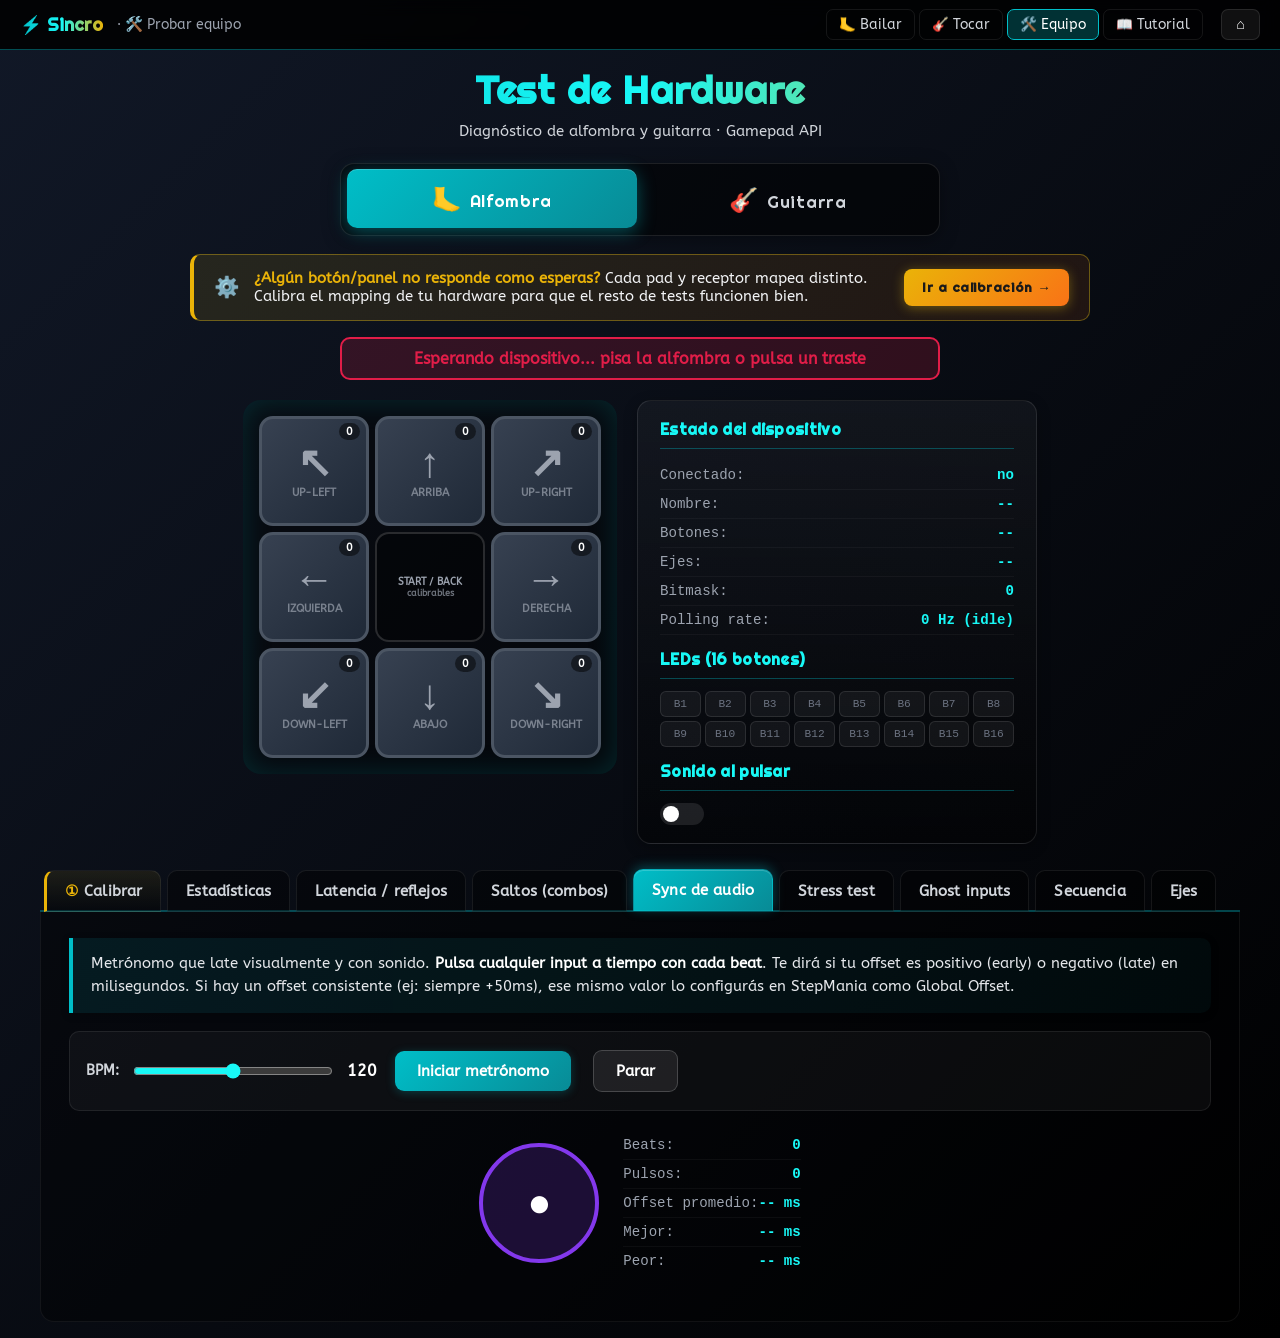
<file: calibration.html>
<!DOCTYPE html>
<html lang="es">
<head>
<meta charset="UTF-8">
<title>Sincro — Calibración audio</title>
<meta name="theme-color" content="#00bec8">
<meta name="viewport" content="width=device-width, initial-scale=1, viewport-fit=cover">
<meta name="description" content="Sincro: redirección a la nueva ubicación del calibrador de audio (tab Sync del test-pad).">
<!--
  Redirect del antiguo standalone calibration.html al tab "Sync de audio" del
  test-pad. Hasta 2026-05-12 esta página vivía como herramienta independiente
  (metrónomo + tap) duplicando la funcionalidad ya presente en test-pad.html.
  La consolidación elimina la duplicidad y centraliza toda la calibración bajo
  un único punto: Comprobar el equipo → Sync de audio.

  Se mantiene la URL por compatibilidad con deep-links externos (manifest
  shortcuts, posibles bookmarks, README antiguo). Dos escenarios:

  1. Standalone (acceso directo a calibration.html): redirige el navegador
     entero a test-pad.html#alfombra-sync vía location.replace para no
     dejar la entrada en el history (back vuelve al referrer original, no a
     este redirect).

  2. Embebido en app.html (iframe del shell SPA): el shell carga directamente
     test-pad.html#alfombra-sync vía la ruta /calibration en app.html, así que
     este HTML no se renderiza en ese flujo. El redirect solo dispara en
     accesos directos.
-->
<meta http-equiv="refresh" content="0; url=test-pad.html#alfombra-sync">
<link rel="canonical" href="test-pad.html#alfombra-sync">
<style>
  body { margin: 0; padding: 40px 20px; background: #0f172a; color: #e2e8f0;
         font-family: system-ui, -apple-system, sans-serif; text-align: center; }
  a { color: #00bec8; }
</style>
</head>
<body>
  <p>Redirigiendo a <a href="test-pad.html#alfombra-sync">Comprobar el equipo · Sync de audio</a>…</p>
  <script>
    // Fallback JS por si <meta refresh> está bloqueado por política CSP o ad-blocker.
    // location.replace en lugar de href para no inflar el history stack.
    window.location.replace('test-pad.html#alfombra-sync');
  </script>
</body>
</html>
</file>
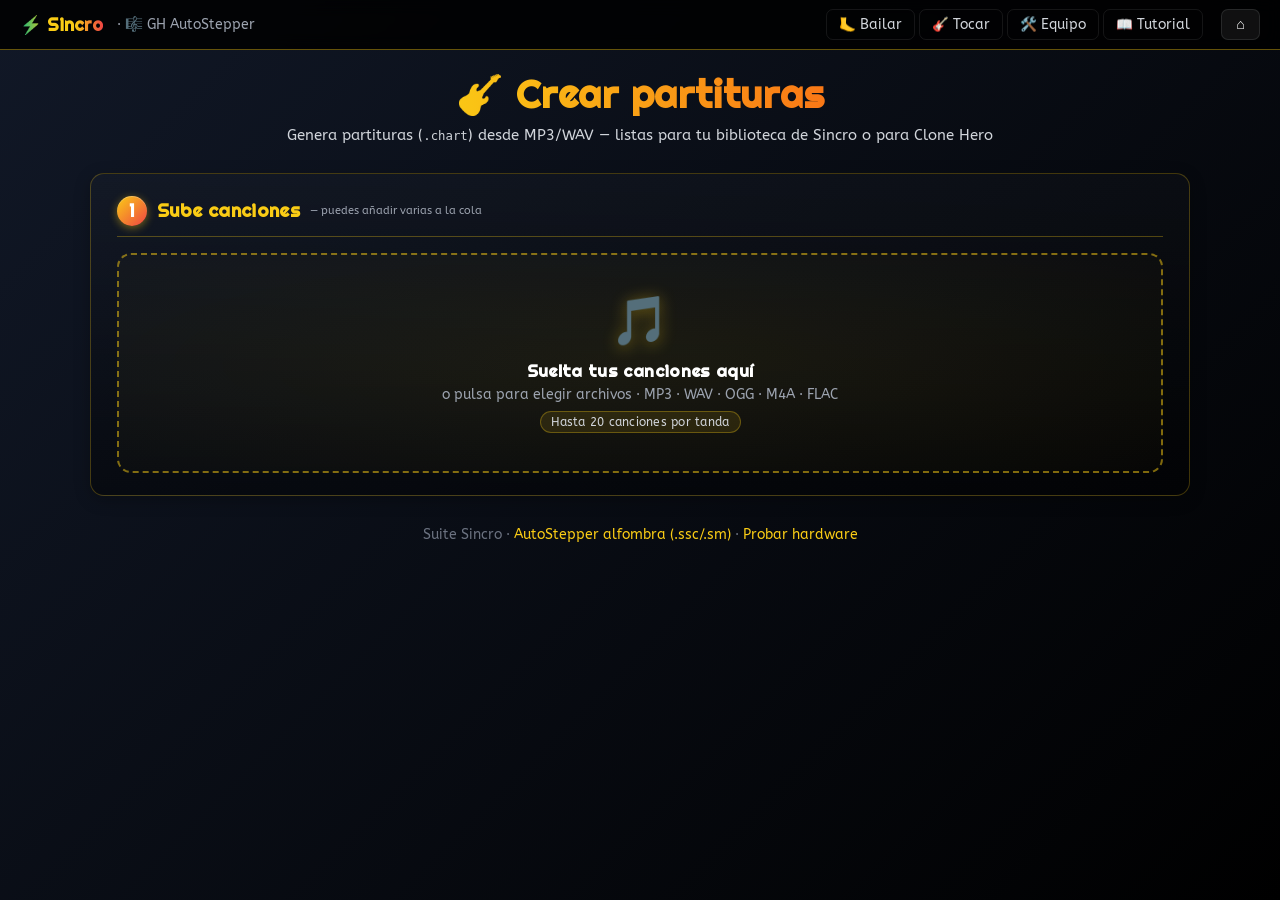
<file: gh-autostepper.html>
<!DOCTYPE html>
<html lang="es">
<head>
<meta charset="UTF-8">
<title>Crear partituras — Genera .chart desde tus canciones · Sincro</title>
<meta name="theme-color" content="#00bec8">
<meta name="viewport" content="width=device-width, initial-scale=1, viewport-fit=cover">
<link rel="manifest" href="manifest.webmanifest">
<link rel="icon" type="image/svg+xml" href="icons/icon.svg">
<link rel="apple-touch-icon" href="icons/icon.svg">
<script src="stepmania-web/js/pwa-bootstrap.js"></script>
<style>
  @import url('https://fonts.googleapis.com/css2?family=ABeeZee&family=Righteous&display=swap');

  :root {
    --turquesa-600: #00bec8;
    --turquesa-700: #088b96;
    --rosa-500: #e11d48;
    --rosa-600: #e11d48;
    --rosa-700: #be123c;
    --tulip-tree-400: #facc15;
    --tulip-tree-500: #eab308;
    --color-success: #10b981;
    --color-success-light: #d1fae5;
    --color-success-dark: #047857;
    --color-warning: #f59e0b;
    --color-warning-light: #fef3c7;
    --color-warning-dark: #d97706;
    --color-error: #ef4444;
    --color-error-light: #fee2e2;
    --color-error-dark: #dc2626;
    --gris-100: #f3f4f6;
    --gris-200: #e5e7eb;
    --gris-300: #d1d5db;
    --gris-400: #9ca3af;
    --gris-500: #6b7280;
    --gris-700: #374151;
    --gris-800: #1f2937;
    --gris-900: #111827;

    /* Paleta GH: 5 colores de trastes */
    --fret-green:  #10b981;
    --fret-red:    #ef4444;
    --fret-yellow: #facc15;
    --fret-blue:   #3b82f6;
    --fret-orange: #f97316;
    --gh-accent:   #facc15;        /* dorado neón MF como acento principal */
    --gh-accent-2: #fbbf24;        /* dorado para gradientes */

    --font-display: 'Righteous', Arial, sans-serif;
    --font-sans: 'ABeeZee', -apple-system, BlinkMacSystemFont, sans-serif;
    --font-mono: 'Consolas', 'Courier New', monospace;
  }

  * { box-sizing: border-box; margin: 0; padding: 0; }
  body {
    font-family: var(--font-sans);
    background: linear-gradient(135deg, var(--gris-900) 0%, #000 100%);
    color: #fff; min-height: 100vh; padding: 20px;
  }
  h1 {
    text-align: center;
    font-family: var(--font-display);
    background: linear-gradient(90deg, var(--fret-green), var(--fret-yellow), var(--fret-orange), var(--fret-red));
    -webkit-background-clip: text; background-clip: text;
    color: transparent; font-size: 2.4em; margin-bottom: 6px;
    letter-spacing: 0.02em;
  }
  .subtitle {
    color: var(--gris-300); text-align: center;
    margin: 0 auto 26px; font-size: 0.95em; line-height: 1.5;
    max-width: 780px;
  }

  .container {
    max-width: 1100px; margin: 0 auto;
    display: flex; flex-direction: column; gap: 20px;
  }

  /* CARDS — Cada paso del flujo (1.Sube / 2.Ajustes / 3.Generar / 4.Descargar)
     vive en su propia card con jerarquía clara. Acento naranja GH. */
  .card {
    background: linear-gradient(180deg, rgba(255,255,255,0.02), rgba(0,0,0,0.4));
    border-radius: 14px;
    padding: 22px 26px;
    border: 1px solid rgba(250,204,21,0.25);
    box-shadow: 0 4px 16px rgba(0,0,0,0.25);
  }
  .card h2 {
    font-family: var(--font-display);
    color: var(--gh-accent); font-size: 1.15em; margin-bottom: 16px;
    border-bottom: 1px solid rgba(250,204,21,0.3); padding-bottom: 10px;
    letter-spacing: 0.02em;
    display: flex; align-items: center; gap: 10px;
  }
  /* Step badge (1·2·3·4) — aro circular naranja con número, sustituye al
     texto plano "1 · " para que la usuaria vea de un vistazo el orden del flujo. */
  .step-num {
    display: inline-flex; align-items: center; justify-content: center;
    width: 30px; height: 30px;
    border-radius: 50%;
    background: linear-gradient(135deg, var(--gh-accent), var(--fret-red));
    color: #fff; font-family: var(--font-display); font-size: 0.95em;
    font-weight: 700; letter-spacing: 0;
    box-shadow: 0 2px 8px rgba(250,204,21,0.45), inset 0 1px 0 rgba(255,255,255,0.25);
    flex-shrink: 0;
  }
  .card h2 small {
    font-size: 0.62em; color: var(--gris-400); font-weight: 400;
    font-family: var(--font-sans); letter-spacing: 0;
  }

  /* DROP-ZONE GH — Acento naranja en lugar de turquesa */
  .drop-zone {
    border: 2px dashed rgba(250,204,21,0.5);
    border-radius: 14px;
    padding: 38px 24px;
    text-align: center;
    cursor: pointer;
    transition: all 0.2s;
    background: radial-gradient(ellipse at center, rgba(250,204,21,0.08), rgba(250,204,21,0.02));
    display: block;
  }
  .drop-zone:hover, .drop-zone.dragover {
    border-color: var(--gh-accent);
    background: radial-gradient(ellipse at center, rgba(250,204,21,0.18), rgba(250,204,21,0.05));
    box-shadow: 0 0 28px rgba(250,204,21,0.3);
    transform: translateY(-1px);
  }
  .drop-zone:focus-visible {
    outline: 3px solid var(--gh-accent); outline-offset: 3px;
  }
  .drop-zone .big-icon {
    font-size: 3em; margin-bottom: 10px;
    filter: drop-shadow(0 2px 8px rgba(250,204,21,0.4));
  }
  .drop-zone .dz-title {
    color: #fff; font-size: 1.05em; font-weight: 700;
    font-family: var(--font-display); letter-spacing: 0.02em;
    margin-bottom: 4px;
  }
  .drop-zone .dz-sub {
    color: var(--gris-400); font-size: 0.88em;
  }
  .drop-zone .dz-limit {
    margin-top: 8px;
    display: inline-block;
    padding: 3px 10px;
    border-radius: 999px;
    background: rgba(250,204,21,0.10);
    border: 1px solid rgba(250,204,21,0.30);
    color: var(--gris-300);
    font-size: 0.78em; letter-spacing: 0.02em;
  }
  .drop-zone p { color: var(--gris-400); }
  input[type="file"] { display: none; }

  /* QUEUE — Tabla de canciones en cola.
     Refinada para coherencia con autostepper.html: filas con borde lateral,
     hover claro, badges con punto + texto en mayúsculas. */
  .queue {
    margin-top: 16px;
    border-radius: 12px;
    overflow: hidden;
    background: rgba(0,0,0,0.35);
    border: 1px solid rgba(255,255,255,0.06);
  }
  .queue-row {
    display: grid;
    grid-template-columns: 1fr 80px 90px 110px 130px 110px;
    gap: 8px; align-items: center;
    padding: 12px 14px;
    border-bottom: 1px solid rgba(255,255,255,0.06);
    font-size: 0.9em;
    border-left: 3px solid transparent;
    transition: background 0.15s;
  }
  .queue-row:last-child { border-bottom: none; }
  .queue-row:not(.header):hover {
    background: rgba(250,204,21,0.06);
    border-left-color: rgba(250,204,21,0.5);
  }
  .queue-row.header {
    background: rgba(250,204,21,0.18);
    color: var(--gris-200);
    font-weight: 700; font-size: 0.74em;
    text-transform: uppercase; letter-spacing: 0.06em;
    border-left-color: transparent;
  }
  .queue-row .name { color: #fff; word-break: break-word; line-height: 1.3; }
  .queue-row .status .badge {
    display: inline-flex; align-items: center; gap: 5px;
    padding: 4px 10px; border-radius: 12px;
    font-size: 0.76em; font-weight: 700;
    text-transform: uppercase; letter-spacing: 0.04em;
  }
  /* Punto de estado a la izquierda del badge — refuerza el código de color */
  .queue-row .status .badge::before {
    content: ''; display: inline-block;
    width: 7px; height: 7px; border-radius: 50%;
    background: currentColor;
    box-shadow: 0 0 6px currentColor;
  }
  .badge.pending  { background: rgba(255,255,255,0.10); color: var(--gris-300); }
  .badge.working  {
    background: var(--color-warning-light); color: var(--color-warning-dark);
    animation: gh-badge-working 1.4s ease-in-out infinite;
  }
  @keyframes gh-badge-working {
    0%, 100% { box-shadow: 0 0 0 0 rgba(245,158,11,0.5); }
    50%      { box-shadow: 0 0 0 6px rgba(245,158,11,0); }
  }
  .badge.done     { background: rgba(16,185,129,0.22); color: var(--color-success); }
  .badge.error    { background: var(--color-error-light); color: var(--color-error-dark); }
  .queue-row .bpm input {
    width: 70px; background: rgba(0,0,0,0.5);
    border: 1px solid rgba(250,204,21,0.4); color: #fff;
    padding: 5px 7px; border-radius: 6px;
    font-family: var(--font-mono); font-size: 0.88em;
    font-variant-numeric: tabular-nums;
  }
  .queue-row .bpm input:focus-visible {
    outline: 2px solid var(--gh-accent); outline-offset: 1px;
    border-color: var(--gh-accent);
  }
  .queue-row .actions { display: flex; gap: 4px; }
  .queue-row .icon-btn {
    background: rgba(255,255,255,0.06); border: 1px solid rgba(255,255,255,0.12);
    color: #fff; padding: 5px 10px; border-radius: 6px; cursor: pointer;
    font-size: 0.8em; font-weight: 600; transition: all 0.15s;
  }
  .queue-row .icon-btn:hover {
    background: rgba(250,204,21,0.3);
    border-color: rgba(250,204,21,0.6);
  }
  .queue-row .icon-btn.danger:hover {
    background: rgba(225,29,72,0.35);
    border-color: rgba(225,29,72,0.6);
  }
  .queue-row .icon-btn:focus-visible {
    outline: 2px solid var(--gh-accent); outline-offset: 1px;
  }

  /* Empty-state cuando no hay canciones aún en la cola */
  .queue-empty {
    text-align: center;
    padding: 26px 20px;
    color: var(--gris-400);
    font-size: 0.92em;
    background: rgba(255,255,255,0.02);
    border-radius: 10px;
    margin-top: 10px;
    border: 1px dashed rgba(255,255,255,0.10);
  }
  .queue-empty .empty-icon {
    font-size: 1.8em; opacity: 0.55;
    display: block; margin-bottom: 6px;
  }

  .form-row {
    display: flex; gap: 12px; align-items: center;
    margin-bottom: 10px; flex-wrap: wrap;
  }
  .form-row label { color: var(--gris-400); min-width: 130px; font-size: 0.9em; }
  .form-row input[type="number"], .form-row select, .form-row input[type="text"] {
    background: rgba(0,0,0,0.5); border: 1px solid rgba(250,204,21,0.4);
    color: #fff; padding: 6px 10px; border-radius: 6px; font-family: inherit;
    flex: 1; min-width: 100px;
  }
  .form-row input[type="range"] { flex: 1; min-width: 180px; accent-color: var(--gh-accent); }
  .form-row .display { font-family: var(--font-mono); color: var(--fret-yellow); font-weight: 700; min-width: 60px; }

  button.action-btn {
    padding: 11px 24px;
    background: linear-gradient(135deg, var(--gh-accent), var(--fret-red));
    border: none; color: white; border-radius: 9px;
    cursor: pointer; font-weight: 700; font-size: 0.95em;
    transition: transform 0.12s, box-shadow 0.18s, opacity 0.18s;
    font-family: var(--font-display); letter-spacing: 0.02em;
    box-shadow: 0 2px 10px rgba(250,204,21,0.25);
  }
  button.action-btn:hover {
    box-shadow: 0 4px 18px rgba(250,204,21,0.5);
    transform: translateY(-1px);
  }
  button.action-btn:active { transform: translateY(0); }
  button.action-btn:focus-visible {
    outline: 2px solid var(--gh-accent); outline-offset: 2px;
  }
  button.action-btn:disabled {
    opacity: 0.4; cursor: not-allowed; box-shadow: none; transform: none;
  }
  button.action-btn.secondary {
    background: rgba(255,255,255,0.08);
    border: 1px solid rgba(255,255,255,0.18);
    box-shadow: none;
  }
  button.action-btn.secondary:hover {
    background: rgba(255,255,255,0.14);
    border-color: rgba(250,204,21,0.5);
  }
  button.action-btn.danger {
    background: linear-gradient(135deg, var(--rosa-600), var(--rosa-700));
    box-shadow: 0 2px 10px rgba(225,29,72,0.3);
  }
  /* CTA primario destacado — el botón "Generar charts" arranca el flujo
     principal, debe destacar fuertemente del resto. */
  button.action-btn.primary-cta {
    padding: 14px 32px;
    font-family: var(--font-display);
    font-size: 1.05em;
    letter-spacing: 0.04em;
    background: linear-gradient(135deg, var(--gh-accent) 0%, var(--fret-red) 50%, var(--fret-yellow) 130%);
    box-shadow: 0 4px 16px rgba(250,204,21,0.45), inset 0 1px 0 rgba(255,255,255,0.2);
    text-transform: uppercase;
  }
  button.action-btn.primary-cta:hover {
    box-shadow: 0 6px 24px rgba(250,204,21,0.65), inset 0 1px 0 rgba(255,255,255,0.3);
    transform: translateY(-2px);
  }
  button.action-btn.primary-cta:disabled {
    background: linear-gradient(135deg, var(--gris-700), var(--gris-800));
    color: var(--gris-500);
  }

  .progress-bar {
    height: 10px; background: rgba(255,255,255,0.08);
    border-radius: 5px; overflow: hidden; margin: 10px 0;
  }
  .progress-bar .fill {
    height: 100%;
    background: linear-gradient(90deg, var(--fret-green), var(--fret-yellow), var(--fret-orange), var(--fret-red));
    transition: width 0.15s; width: 0%;
  }

  .stats-grid {
    display: grid;
    grid-template-columns: repeat(auto-fit, minmax(140px, 1fr));
    gap: 12px; margin-top: 14px;
  }
  .stat {
    background: linear-gradient(180deg, rgba(255,255,255,0.04), rgba(0,0,0,0.4));
    padding: 14px 12px; border-radius: 12px;
    border: 1px solid rgba(255,255,255,0.10);
    border-top: 3px solid var(--gh-accent);
    text-align: center;
    transition: transform 0.18s, box-shadow 0.18s;
  }
  .stat:hover {
    transform: translateY(-2px);
    box-shadow: 0 4px 14px rgba(250,204,21,0.18);
    border-top-color: var(--fret-yellow);
  }
  .stat .label {
    color: var(--gris-400);
    font-size: 0.74em; text-transform: uppercase;
    letter-spacing: 0.06em; font-weight: 600;
  }
  .stat .value {
    color: var(--fret-yellow);
    font-size: 1.6em; font-weight: 700; margin-top: 6px;
    font-family: var(--font-display);
    line-height: 1.05;
    font-variant-numeric: tabular-nums;
  }

  .help {
    color: var(--gris-300); font-size: 0.88em;
    line-height: 1.6; margin-top: 8px;
  }
  .help strong { color: #fff; }
  .help code {
    background: rgba(0,0,0,0.5); padding: 2px 6px; border-radius: 4px;
    font-family: var(--font-mono); font-size: 0.92em;
    color: var(--fret-yellow);
  }

  .difficulty-card {
    display: flex; justify-content: space-between; align-items: center;
    padding: 10px 14px; background: rgba(255,255,255,0.04);
    border-radius: 8px; margin-bottom: 8px;
  }
  .difficulty-card .name { color: #fff; font-weight: 600; font-family: var(--font-display); }
  .difficulty-card .meta { color: var(--gris-400); font-size: 0.85em; }

  /* PRESETS — 4 cards de selección de estilo (Suave/Normal/Intenso/Custom).
     Mantienen la clase .preset-btn / .active (que es la que usa el JS) pero
     se presentan como cards con descripción + tick visual al activar. Así
     coincidimos con la jerarquía visual de autostepper.html sin tocar JS. */
  .preset-row {
    display: grid;
    grid-template-columns: repeat(auto-fit, minmax(220px, 1fr));
    gap: 12px; margin: 12px 0 8px;
  }
  .preset-btn {
    display: block; width: 100%; text-align: left;
    padding: 16px 18px;
    border-radius: 12px;
    background: rgba(255,255,255,0.03);
    border: 2px solid rgba(255,255,255,0.10);
    cursor: pointer;
    transition: all 0.18s;
    position: relative;
    user-select: none;
    color: inherit; font-family: inherit;
  }
  .preset-btn:hover {
    border-color: rgba(250,204,21,0.5);
    background: rgba(250,204,21,0.08);
    transform: translateY(-2px);
    box-shadow: 0 6px 18px rgba(250,204,21,0.2);
  }
  .preset-btn:focus-visible {
    outline: 2px solid var(--gh-accent); outline-offset: 2px;
  }
  .preset-btn.active {
    border-color: var(--gh-accent);
    background: linear-gradient(135deg, rgba(250,204,21,0.18), rgba(250,204,21,0.10));
    box-shadow: 0 0 0 4px rgba(250,204,21,0.15), 0 6px 18px rgba(250,204,21,0.3);
  }
  .preset-btn.active::after {
    content: '✓';
    position: absolute; top: 10px; right: 12px;
    width: 22px; height: 22px; border-radius: 50%;
    background: var(--gh-accent); color: #fff;
    font-size: 0.85em; font-weight: 800;
    display: flex; align-items: center; justify-content: center;
    box-shadow: 0 0 10px rgba(250,204,21,0.6);
  }
  .preset-btn .preset-name {
    font-size: 1.05em; font-weight: 700; color: #fff;
    margin-bottom: 6px; letter-spacing: 0.01em;
    font-family: var(--font-display); display: block;
  }
  .preset-btn .preset-desc {
    color: var(--gris-300); font-size: 0.85em; line-height: 1.5;
    display: block;
  }

  /* Variante compacta de preset-btn para selectores binarios/ternarios donde
     una sola línea basta (más alargados, menos altos). Reusa el lenguaje
     visual de .preset-btn — borde naranja al activar, fondo gradiente — pero
     sin tick decorativo ni descripción. */
  .subdiv-row {
    display: grid;
    grid-template-columns: repeat(auto-fit, minmax(140px, 1fr));
    gap: 8px;
    flex: 1; min-width: 0;
  }
  .subdiv-btn {
    display: block; width: 100%; text-align: center;
    padding: 8px 14px;
    border-radius: 10px;
    background: rgba(255,255,255,0.03);
    border: 2px solid rgba(255,255,255,0.10);
    cursor: pointer;
    transition: all 0.18s;
    font-size: 0.92em; font-weight: 600;
    color: var(--gris-300); font-family: inherit;
    user-select: none;
  }
  .subdiv-btn:hover {
    border-color: rgba(250,204,21,0.5);
    background: rgba(250,204,21,0.08);
    color: #fff;
  }
  .subdiv-btn:focus-visible {
    outline: 2px solid var(--gh-accent); outline-offset: 2px;
  }
  .subdiv-btn.active {
    border-color: var(--gh-accent);
    background: linear-gradient(135deg, rgba(250,204,21,0.18), rgba(250,204,21,0.10));
    box-shadow: 0 0 0 3px rgba(250,204,21,0.12);
    color: #fff;
  }

  .log {
    background: #000; border: 1px solid rgba(250,204,21,0.4);
    padding: 12px; border-radius: 8px;
    font-family: var(--font-mono); font-size: 0.83em;
    max-height: 220px; overflow-y: auto;
    margin-top: 12px; white-space: pre-wrap; line-height: 1.5;
  }
  .log .ok   { color: #00ff64; }
  .log .bad  { color: #ff3366; }
  .log .warn { color: #ffaa00; }
  .log .info { color: #3a86ff; }

  .fret-pills { display: inline-flex; gap: 4px; }
  .fret-pill {
    width: 14px; height: 14px; border-radius: 50%;
    border: 1px solid rgba(255,255,255,0.2);
    background: rgba(255,255,255,0.08);
  }
  .fret-pill[data-active="0"] { background: var(--fret-green); border-color: var(--fret-green); box-shadow: 0 0 4px var(--fret-green); }
  .fret-pill[data-active="1"] { background: var(--fret-red); border-color: var(--fret-red); box-shadow: 0 0 4px var(--fret-red); }
  .fret-pill[data-active="2"] { background: var(--fret-yellow); border-color: var(--fret-yellow); box-shadow: 0 0 4px var(--fret-yellow); }
  .fret-pill[data-active="3"] { background: var(--fret-blue); border-color: var(--fret-blue); box-shadow: 0 0 4px var(--fret-blue); }
  .fret-pill[data-active="4"] { background: var(--fret-orange); border-color: var(--fret-orange); box-shadow: 0 0 4px var(--fret-orange); }

  .footer-link {
    text-align: center; margin-top: 30px; color: var(--gris-500);
    font-size: 0.85em;
  }
  .footer-link a { color: var(--gh-accent); text-decoration: none; }
  .footer-link a:hover { text-decoration: underline; }

  /* Topbar persistente — consistente con play.html y los demás satellites */
  #sat-topbar {
    position: fixed; top: 0; left: 0; right: 0; height: 50px;
    background: rgba(0,0,0,0.85); border-bottom: 1px solid rgba(250,204,21,0.4);
    display: flex; align-items: center; padding: 0 20px;
    z-index: 100; backdrop-filter: blur(8px);
  }
  #sat-topbar .logo {
    font-family: var(--font-display); font-weight: 800; font-size: 1.1em;
    background: linear-gradient(90deg, var(--fret-green), var(--fret-yellow), var(--gh-accent), var(--fret-red));
    -webkit-background-clip: text; background-clip: text; color: transparent;
    text-decoration: none; cursor: pointer;
  }
  #sat-topbar .crumb { color: var(--gris-400); margin-left: 14px; font-size: 0.9em; }
  #sat-topbar .spacer { flex: 1; }
  #sat-topbar .topbar-nav { display: flex; gap: 4px; margin-right: 10px; }
  #sat-topbar .topbar-link {
    background: transparent; border: 1px solid rgba(255,255,255,0.08);
    color: var(--gris-300); padding: 6px 12px; border-radius: 7px;
    font-family: inherit; font-size: 0.85em; cursor: pointer;
    transition: all 0.15s; white-space: nowrap; text-decoration: none;
  }
  #sat-topbar .topbar-link:hover {
    background: rgba(250,204,21,0.18); border-color: rgba(250,204,21,0.5); color: #fff;
  }
  #sat-topbar .topbar-link.active {
    background: rgba(250,204,21,0.25); border-color: var(--gh-accent); color: #fff;
  }
  #sat-topbar .home-btn {
    background: rgba(255,255,255,0.06); border: 1px solid rgba(255,255,255,0.1);
    color: #fff; padding: 6px 14px; border-radius: 7px; cursor: pointer;
    font-size: 0.9em; margin-left: 8px; text-decoration: none;
  }
  #sat-topbar .home-btn:hover { background: rgba(0,190,200,0.25); }
  body { padding-top: 70px; }
  @media (max-width: 900px) {
    #sat-topbar .topbar-link { padding: 6px 8px; font-size: 0; }
    #sat-topbar .topbar-link::first-letter { font-size: 16px; }
    #sat-topbar .crumb { display: none; }
  }
</style>
</head>
<body>

<nav id="sat-topbar">
  <a href="play.html" class="logo">⚡ Sincro</a>
  <span class="crumb">· 🎼 GH AutoStepper</span>
  <span class="spacer"></span>
  <div class="topbar-nav">
    <a href="play.html?screen=songs" class="topbar-link">🦶 Bailar</a>
    <a href="gh-play.html" class="topbar-link">🎸 Tocar</a>
    <a href="test-pad.html" class="topbar-link">🛠️ Equipo</a>
    <a href="play.html?screen=tutorial" class="topbar-link">📖 Tutorial</a>
  </div>
  <a href="play.html" class="home-btn" title="Menú principal">⌂</a>
</nav>

<h1>🎸 Crear partituras</h1>
<p class="subtitle">Genera partituras (<code>.chart</code>) desde MP3/WAV — listas para tu biblioteca de Sincro o para Clone Hero</p>

<div class="container">

  <!-- 1. UPLOAD -->
  <div class="card">
    <h2><span class="step-num" aria-hidden="true">1</span> Sube canciones <small>— puedes añadir varias a la cola</small></h2>
    <label class="drop-zone" id="dropZone" tabindex="0" role="button" aria-label="Subir archivos de audio MP3, WAV u OGG">
      <div class="big-icon" aria-hidden="true">🎵</div>
      <div class="dz-title">Suelta tus canciones aquí</div>
      <div class="dz-sub">o pulsa para elegir archivos · MP3 · WAV · OGG · M4A · FLAC</div>
      <div class="dz-limit" aria-label="Tope de canciones por tanda">Hasta 20 canciones por tanda</div>
      <input type="file" id="fileInput" accept="audio/*" multiple>
    </label>

    <div id="queue"></div>
  </div>

  <!-- 2. PRESET + SETTINGS — oculto hasta que la cola tenga al menos una canción.
       Mismo patrón que autostepper.html (SM): sin canciones cargadas no tiene
       sentido elegir estilo todavía. -->
  <div class="card" id="optionsCard" style="display:none">
    <h2><span class="step-num" aria-hidden="true">2</span> Ajustes del estilo</h2>
    <div class="preset-row" role="radiogroup" aria-label="Preset de dificultad">
      <button class="preset-btn" type="button" data-preset="suave" role="radio" aria-checked="false">
        <span class="preset-name">🌿 Suave</span>
        <span class="preset-desc">Pocas notas, sin chords, sustains generosos. Ideal para canciones tranquilas.</span>
      </button>
      <button class="preset-btn active" type="button" data-preset="normal" role="radio" aria-checked="true">
        <span class="preset-name">⚡ Normal</span>
        <span class="preset-desc">Balance. Notas en cada corchea, algunos chords y sustains. <strong>Recomendado</strong>.</span>
      </button>
      <button class="preset-btn" type="button" data-preset="intenso" role="radio" aria-checked="false">
        <span class="preset-name">🔥 Intenso</span>
        <span class="preset-desc">Densidad alta, chords frecuentes, semicorcheas. Para canciones rápidas.</span>
      </button>
      <button class="preset-btn" type="button" data-preset="custom" role="radio" aria-checked="false">
        <span class="preset-name">⚙️ Custom</span>
        <span class="preset-desc">Ajusta cada parámetro a mano (avanzado).</span>
      </button>
    </div>

    <div style="margin-top:18px">
      <div style="color:var(--gris-300);font-size:0.92em;margin-bottom:8px">⏱ Duración máxima por canción</div>
      <div class="preset-row" id="durationRow" role="radiogroup" aria-label="Duración máxima por canción">
        <button class="preset-btn active" type="button" data-duration="0"   role="radio" aria-checked="true">
          <span class="preset-name">∞ Completa</span>
          <span class="preset-desc">Audio original íntegro, sin recorte.</span>
        </button>
        <button class="preset-btn"        type="button" data-duration="90"  role="radio" aria-checked="false">
          <span class="preset-name">⚡ 1:30</span>
          <span class="preset-desc">90 segundos, ideal canciones cortas.</span>
        </button>
        <button class="preset-btn"        type="button" data-duration="120" role="radio" aria-checked="false">
          <span class="preset-name">🎵 2:00</span>
          <span class="preset-desc">120 segundos, balance recomendado.</span>
        </button>
        <button class="preset-btn"        type="button" data-duration="180" role="radio" aria-checked="false">
          <span class="preset-name">🎶 3:00</span>
          <span class="preset-desc">180 segundos, sesiones intensas.</span>
        </button>
      </div>
      <div class="help" style="margin-top:6px">
        Recorta el chart Y el audio al tiempo elegido (con fade-out de 1.5s para evitar el corte abrupto). Útil para canciones largas que se hacen pesadas. El audio recortado se exporta como WAV; el original se mantiene si eliges "Completa".
      </div>
    </div>

    <div class="form-row">
      <label>Sensibilidad onsets:</label>
      <input type="range" id="sensitivity" min="0.8" max="3.0" step="0.1" value="1.7">
      <span class="display" id="sensVal">1.7</span>
    </div>
    <div class="help">Más bajo = detecta más notas. Sub-1.0 puede meter ruido en canciones suaves.</div>

    <div class="form-row" style="margin-top:14px;align-items:center">
      <label>Resolución máx (Experto):</label>
      <div class="subdiv-row" role="radiogroup" aria-label="Resolución máxima de Experto">
        <button class="subdiv-btn"        type="button" data-subdiv="4"  role="radio" aria-checked="false">Negras (1/4)</button>
        <button class="subdiv-btn active" type="button" data-subdiv="8"  role="radio" aria-checked="true">Corcheas (1/8)</button>
        <button class="subdiv-btn"        type="button" data-subdiv="16" role="radio" aria-checked="false">Semicorcheas (1/16)</button>
      </div>
      <input type="hidden" id="subdiv" value="8">
    </div>

    <div class="form-row">
      <label>% colores juntos (Intermedio+):</label>
      <input type="range" id="chordProb" min="0" max="0.6" step="0.05" value="0.18">
      <span class="display" id="chordVal">18%</span>
    </div>
    <div class="help">Probabilidad de que una nota suene con un color adyacente simultáneo (siempre par de colores). El valor se aplica a Difícil y Experto; Intermedio usa la mitad para tenerlos ocasionales sin saturar. Fácil nunca tiene colores simultáneos.</div>

    <div class="form-row">
      <label>% sustains:</label>
      <input type="range" id="sustainProb" min="0" max="0.5" step="0.05" value="0.20">
      <span class="display" id="sustainVal">20%</span>
    </div>
    <div class="help">Probabilidad de que una nota con gap ≥ 1/2 beat al siguiente se convierta en sustain.</div>

    <div class="form-row" style="margin-top:14px">
      <label>Autor:</label>
      <input type="text" id="charter" value="Sincro AutoStepper">
    </div>
    <div class="form-row">
      <label>Género:</label>
      <input type="text" id="genre" placeholder="Rock / Pop / Electronic..." value="">
    </div>
  </div>

  <!-- 3. PROCESS — también oculto hasta tener canciones en cola. Aparece a la
       vez que el card 2 (mismo trigger). -->
  <div class="card" id="processCard" style="display:none">
    <h2><span class="step-num" aria-hidden="true">3</span> Generar partituras <small>— se procesa toda la cola</small></h2>
    <p class="help" style="margin-top:0;margin-bottom:14px">
      Al pulsar <strong>Generar partituras</strong>, cada canción se analiza una a una (BPM, onsets, dificultades) y produce un <code>.chart</code> con sus 4 dificultades. Cuando termine, descargarás todo en un ZIP en el paso 4.
    </p>
    <div style="display:flex;gap:12px;flex-wrap:wrap;align-items:center">
      <button class="action-btn primary-cta" id="processBtn" onclick="processAll()" disabled>▶ Generar partituras</button>
      <button class="action-btn secondary" onclick="cancelProcessing()">⊘ Cancelar</button>
      <button class="action-btn secondary" onclick="clearQueue()">Vaciar cola</button>
    </div>
    <div class="progress-bar"><div class="fill" id="progressFill"></div></div>
    <div class="log" id="log"></div>
  </div>

  <!-- 4. DOWNLOADS -->
  <div class="card" id="downloadsCard" style="display:none">
    <h2><span class="step-num" aria-hidden="true">4</span> Descarga</h2>
    <p class="help">Cada ZIP contiene <code>notes.chart</code> + <code>song.ini</code> + el audio. Para Clone Hero: extrae cada ZIP en una carpeta dentro de <code>/Songs/</code>. Para tocar en Sincro, guarda en biblioteca y abre desde <a href="gh-play.html" style="color:var(--gh-accent)">Tocar</a>.</p>
    <div id="downloads" style="margin-top:10px"></div>
    <div style="display:flex;gap:10px;flex-wrap:wrap;margin-top:14px">
      <button class="action-btn primary-cta" id="downloadAllBtn" onclick="downloadAllZip()">⬇ Descargar TODO (un ZIP)</button>
      <button class="action-btn secondary" id="saveLibraryBtn" onclick="saveAllToLibrary()">💾 Guardar TODO en biblioteca Sincro</button>
    </div>
    <div id="downloadAllStatus" style="margin-top:10px;font-size:0.9em"></div>
    <div id="librarySaveStatus" style="margin-top:10px;font-size:0.9em"></div>
  </div>

</div>

<div class="footer-link">
  Suite Sincro · <a href="autostepper.html">AutoStepper alfombra (.ssc/.sm)</a> ·
  <a href="test-pad.html">Probar hardware</a>
</div>

<script src="stepmania-web/js/audio-pipeline.js"></script>
<script src="stepmania-web/js/difficulty-tiers.js"></script>
<script src="stepmania-web/js/audio-metadata.js"></script>
<script src="stepmania-web/js/gh-db.js"></script>
<script>
// ============================================================================
//  GH AutoStepper — generador de charts Guitar Hero (.chart Clone Hero format)
//
//  Pipeline (igual que el SM autostepper salvo el output):
//    decode → bass-emphasis → envelope → ODF → peaks ⊕ BPM ⊕ offset → notas
//
//  La asignación de trastes usa una caminata aleatoria con bias hacia trastes
//  adyacentes (transiciones suaves) y prohibición de repetir traste consecutivo.
//  Los chords (par de trastes adyacentes) se introducen en Medium/Hard/Expert
//  según el slider chordProb modulado por diff.chordMul (Medium=0.5, Hard/Expert=1.0).
//  Los sustains se aplican cuando hay gap ≥ 1/2 beat hasta la siguiente nota,
//  con probabilidad sustainProb.
// ============================================================================

const CHART_RESOLUTION = 192;  // ticks per quarter note (SM y CH usan ambos 192)

const {
  decodeFile, toMono, bassEmphasize,
  computeEnergyEnvelope, computeODF,
  pickPeaks, detectBPM, detectBPMSegments, detectOffset,
  normalizeODFLocally,
  ensureAudioContext
} = window.AudioPipeline;

// ---- Estado ----
const queue = [];
let queueIdCounter = 0;
let analyzing = false;
let cancelRequested = false;

// ---- Presets ----
const PRESETS = {
  suave:  { sens: 2.4, subdiv: 4,  chordProb: 0.05, sustainProb: 0.30 },
  normal: { sens: 1.7, subdiv: 8,  chordProb: 0.18, sustainProb: 0.20 },
  intenso:{ sens: 1.3, subdiv: 16, chordProb: 0.40, sustainProb: 0.10 }
};
let activePreset = 'normal';
// Cap de duración seleccionado en segundos. 0 = sin recorte (audio íntegro).
let activeMaxDurationSec = 0;

// Listener restringido a presets de estilo ([data-preset]) para no colisionar
// con los botones de duración del row #durationRow, que también son .preset-btn
// pero usan [data-duration] y se gestionan por separado (ver más abajo).
document.querySelectorAll('.preset-btn[data-preset]').forEach(btn => {
  btn.addEventListener('click', () => {
    activePreset = btn.dataset.preset;
    document.querySelectorAll('.preset-btn[data-preset]').forEach(b =>
      b.classList.toggle('active', b === btn));
    if (activePreset !== 'custom') applyPreset(PRESETS[activePreset]);
  });
});

// Botones de duración máxima: actualizan activeMaxDurationSec y el estado
// visual sin tocar el preset de estilo activo.
document.querySelectorAll('#durationRow .preset-btn').forEach(btn => {
  btn.addEventListener('click', () => {
    activeMaxDurationSec = parseFloat(btn.dataset.duration) || 0;
    document.querySelectorAll('#durationRow .preset-btn').forEach(b => {
      const on = b === btn;
      b.classList.toggle('active', on);
      b.setAttribute('aria-checked', on ? 'true' : 'false');
    });
  });
});
function applyPreset(p) {
  document.getElementById('sensitivity').value = p.sens;
  document.getElementById('sensVal').textContent = p.sens.toFixed(1);
  setSubdiv(p.subdiv);
  document.getElementById('chordProb').value = p.chordProb;
  document.getElementById('chordVal').textContent = Math.round(p.chordProb*100) + '%';
  document.getElementById('sustainProb').value = p.sustainProb;
  document.getElementById('sustainVal').textContent = Math.round(p.sustainProb*100) + '%';
}

// Selector visual de resolución: actualiza el input oculto (#subdiv, lo que
// el resto del código sigue leyendo) y el estado activo de los botones.
function setSubdiv(value) {
  const v = String(value);
  document.getElementById('subdiv').value = v;
  document.querySelectorAll('.subdiv-btn').forEach(b => {
    const on = b.dataset.subdiv === v;
    b.classList.toggle('active', on);
    b.setAttribute('aria-checked', on ? 'true' : 'false');
  });
}
document.querySelectorAll('.subdiv-btn').forEach(btn => {
  btn.addEventListener('click', () => setSubdiv(btn.dataset.subdiv));
});

// Sliders → display
document.getElementById('sensitivity').addEventListener('input', e =>
  document.getElementById('sensVal').textContent = parseFloat(e.target.value).toFixed(1));
document.getElementById('chordProb').addEventListener('input', e =>
  document.getElementById('chordVal').textContent = Math.round(parseFloat(e.target.value)*100) + '%');
document.getElementById('sustainProb').addEventListener('input', e =>
  document.getElementById('sustainVal').textContent = Math.round(parseFloat(e.target.value)*100) + '%');

// ---- Drop zone + file input ----
const dropZone = document.getElementById('dropZone');
const fileInput = document.getElementById('fileInput');
dropZone.addEventListener('dragover', e => { e.preventDefault(); dropZone.classList.add('dragover'); });
dropZone.addEventListener('dragleave', () => dropZone.classList.remove('dragover'));
dropZone.addEventListener('drop', e => {
  e.preventDefault(); dropZone.classList.remove('dragover');
  addFiles(Array.from(e.dataTransfer.files));
});
fileInput.addEventListener('change', e => {
  addFiles(Array.from(e.target.files));
  e.target.value = ''; // permite re-seleccionar los mismos archivos sin recargar
});

// Límite duro de canciones por tanda. Justificación: la pipeline de análisis
// (decode→ODF→bandEnvelopes) genera ~300 MB transitorios por canción + ~10-15
// MB persistentes (q._audioBytes). Aunque resetAudioContext() libera el audio
// nativo entre canciones, el peak transitorio acumulado con tandas grandes en
// PCs de gama baja podía rebasar 1.5 GB y disparar swap del SO. Con tope 20
// el comportamiento es determinista en cualquier hardware soportado (PC con
// 4+ GB RAM). Para más canciones: procesar, descargar/guardar, vaciar cola,
// cargar más. Coherente con el patrón "una sesión de trabajo = una tanda".
const MAX_QUEUE_SIZE = 20;

async function addFiles(files) {
  const valid = Array.from(files).filter(f => /\.(mp3|wav|ogg|m4a|flac)$/i.test(f.name));
  if (!valid.length) return;
  // Aplicar tope antes del parseo de metadatos para no leer 1MB de cada
  // fichero que vamos a rechazar. El "+ ya en cola" se suma porque addFiles
  // puede llamarse múltiples veces sin vaciar (drag, después input, etc.).
  const slotsLibres = Math.max(0, MAX_QUEUE_SIZE - queue.length);
  if (slotsLibres === 0) {
    log(`Cola llena (máx ${MAX_QUEUE_SIZE} canciones por tanda). Procesa, descarga y vacía para añadir más.`, 'warn');
    return;
  }
  const truncated = valid.length > slotsLibres;
  const toAdd = truncated ? valid.slice(0, slotsLibres) : valid;
  if (truncated) {
    log(`Solo ${slotsLibres} de ${valid.length} canciones añadidas — tope de ${MAX_QUEUE_SIZE} por tanda. Procesa y vuelve a cargar las restantes.`, 'warn');
  }
  // Lectura de tags en paralelo (cada File solo se toca en sus primeros ~1MB).
  // Importante: ++queueIdCounter va ANTES del await para mantener IDs
  // correlativos aunque las promesas resuelvan en orden distinto.
  const items = await Promise.all(toAdd.map(async (f) => {
    const id = ++queueIdCounter;
    const meta = await AudioMetadata.extractMetadata(f);
    return {
      id,
      file: f,
      title: meta.title || f.name.replace(/\.[^.]+$/, ''),
      artist: meta.artist,
      bpmOverride: '',
      status: 'pending',
      result: null,
      error: null
    };
  }));
  queue.push(...items);
  renderQueue();
  updateDisclosure();
}

// Centraliza el progressive disclosure de los cards 2 y 3 + el estado del CTA.
// Se invoca desde cualquier mutación de la cola (addFiles, removeItem,
// clearQueue). Mismo patrón conceptual que autostepper.html SM, pero unificado
// en una sola función para no duplicar las tres líneas en cada call-site.
function updateDisclosure() {
  const hasItems = queue.length > 0;
  document.getElementById('optionsCard').style.display = hasItems ? '' : 'none';
  document.getElementById('processCard').style.display = hasItems ? '' : 'none';
  document.getElementById('processBtn').disabled = !hasItems;
}

function renderQueue() {
  const el = document.getElementById('queue');
  if (queue.length === 0) {
    // Empty-state alineado con autostepper.html: feedback visual de qué hacer
    // a continuación cuando aún no hay canciones cargadas.
    el.innerHTML = `
      <div class="queue-empty">
        <span class="empty-icon" aria-hidden="true">🎸</span>
        Aún no has añadido canciones. Suéltalas arriba ↑ para empezar.
      </div>`;
    return;
  }
  let html = `<div class="queue"><div class="queue-row header">
    <div>Canción</div><div>BPM</div><div>Notas</div><div>Estado</div><div>Override BPM</div><div>Acciones</div>
  </div>`;
  for (const q of queue) {
    const bpmText = q.result ? q.result.bpm.toFixed(1) : '--';
    const totalNotes = q.result ? q.result.charts.reduce((s, c) => s + c.notes.length, 0) : '--';
    const titleArtist = q.artist
      ? `<strong>${escHtml(q.title)}</strong><div style="font-size:0.85em;color:#aaa">${escHtml(q.artist)}</div>`
      : `<strong>${escHtml(q.title)}</strong>`;
    html += `<div class="queue-row" data-id="${q.id}">
      <div class="name">${titleArtist}</div>
      <div style="color:${q.result ? '#00ff64' : '#aaa'}">${bpmText}</div>
      <div>${totalNotes}</div>
      <div class="status"><span class="badge ${q.status}">${q.status}</span></div>
      <div class="bpm">
        <input type="number" placeholder="auto" min="40" max="240" step="0.1"
          value="${q.bpmOverride}" oninput="setBpmOverride(${q.id}, this.value)" title="Forzar BPM">
      </div>
      <div class="actions">
        <button class="icon-btn" onclick="moveItem(${q.id}, -1)">▲</button>
        <button class="icon-btn" onclick="moveItem(${q.id}, 1)">▼</button>
        <button class="icon-btn danger" onclick="removeItem(${q.id})">✕</button>
      </div>
    </div>`;
  }
  html += `</div>`;
  el.innerHTML = html;
}
function escHtml(s) { return (s||'').replace(/[&<>"']/g, c => ({'&':'&amp;','<':'&lt;','>':'&gt;','"':'&quot;',"'":'&#39;'}[c])); }
// Traducción de claves de dificultad GH al castellano. Las claves del formato
// .chart (EasySingle/MediumSingle/HardSingle/ExpertSingle) y los nombres
// internos (Easy/Medium/Hard/Expert) NO se traducen — solo se usan al
// renderizar en el log de progreso. Standalone: no compartido con gh-play.html
// para mantener este HTML autocontenido.
const _GH_DIFF_LABELS_ES = {
  Easy: 'Fácil', Medium: 'Intermedio', Hard: 'Difícil', Expert: 'Experto',
  EasySingle: 'Fácil', MediumSingle: 'Intermedio',
  HardSingle: 'Difícil', ExpertSingle: 'Experto'
};
function ghDiffLabel(key) { return _GH_DIFF_LABELS_ES[key] || key; }

window.setBpmOverride = function(id, val) {
  const q = queue.find(x => x.id === id);
  if (q) q.bpmOverride = val;
};
window.moveItem = function(id, dir) {
  const i = queue.findIndex(q => q.id === id);
  if (i < 0) return;
  const j = i + dir;
  if (j < 0 || j >= queue.length) return;
  [queue[i], queue[j]] = [queue[j], queue[i]];
  renderQueue();
};
window.removeItem = function(id) {
  const i = queue.findIndex(q => q.id === id);
  if (i >= 0) queue.splice(i, 1);
  renderQueue();
  updateDisclosure();
  // Al quedarnos sin canciones, también escondemos el panel de descargas:
  // si vacías toda la cola, la sesión anterior queda cerrada por completo.
  if (queue.length === 0) {
    document.getElementById('downloadsCard').style.display = 'none';
  }
};
function clearQueue() {
  if (analyzing) return;
  queue.length = 0;
  renderQueue();
  updateDisclosure();
  document.getElementById('downloadsCard').style.display = 'none';
  document.getElementById('downloads').innerHTML = '';
  document.getElementById('log').innerHTML = '';
}

// ---- Log ----
function log(msg, cls='') {
  const el = document.getElementById('log');
  const ts = new Date().toTimeString().slice(0,8);
  el.innerHTML += `<span class="${cls}">[${ts}] ${msg}</span>\n`;
  el.scrollTop = el.scrollHeight;
}

// ============================================================================
//                    TICK TIMELINE (BPM variable)
// ============================================================================
// Construye la línea de tiempo tick↔segundos para BPM variable.
// bpmSegments: [{timeSec, bpm}] en tiempo absoluto del audio.
// offsetSec: instante del primer downbeat = tick 0 del chart.
// Devuelve [{startRelSec, bpm, startTick}] ordenado por startRelSec.
function buildTickTimeline(bpmSegments, offsetSec, chartResolution) {
  const tl = [];
  let cumTick = 0;
  for (let i = 0; i < bpmSegments.length; i++) {
    const relSec = Math.max(0, bpmSegments[i].timeSec - offsetSec);
    if (i === 0) {
      tl.push({ startRelSec: 0, bpm: bpmSegments[i].bpm, startTick: 0 });
    } else {
      const prev = tl[tl.length - 1];
      if (relSec <= prev.startRelSec) { prev.bpm = bpmSegments[i].bpm; continue; }
      const durSec = relSec - prev.startRelSec;
      cumTick = prev.startTick + Math.round(durSec / (60 / prev.bpm) * chartResolution);
      tl.push({ startRelSec: relSec, bpm: bpmSegments[i].bpm, startTick: cumTick });
    }
  }
  return tl;
}
// Convierte segundos (desde offsetSec) a ticks usando el tick timeline.
function relSecToTick(relSec, tl, chartResolution) {
  let seg = tl[0];
  for (let i = tl.length - 1; i >= 0; i--) {
    if (relSec >= tl[i].startRelSec) { seg = tl[i]; break; }
  }
  return seg.startTick + Math.round((relSec - seg.startRelSec) / (60 / seg.bpm) * chartResolution);
}

// ============================================================================
//                          NOTE GENERATION (5 frets)
// ============================================================================
// Modelo de nota: { tick: int, frets: [int...], sustain: int }
//   - frets: array de [0..4] (Verde/Rojo/Amarillo/Azul/Naranja). Más de uno = chord.
//   - sustain: 0 = nota corta; >0 = duración del sustain en ticks (192 = una negra).
// Usamos open notes (fret=7 en el formato .chart) para cada cierto número de
// medidas a fin de simular bombo/notas graves, opcional.

const FRET_GREEN = 0, FRET_RED = 1, FRET_YELLOW = 2, FRET_BLUE = 3, FRET_ORANGE = 4;

// Configuración por dificultad: rango de trastes, si se permiten chords/sustains.
// La densidad efectiva se controla mediante DifficultyTiers (NPS objetivo +
// minGap absoluto en segundos), no con un stride uniforme — esto desacopla la
// dificultad del BPM y la percusividad del audio. La key 'tier' alimenta
// directamente DifficultyTiers.filterTicks(...).
// Política unificada: TODAS las dificultades usan los 5 colores [0..4] como
// chart maestro único (equivalente a dance-double 8 carriles en SM). El motor
// de gh-play.html decide en runtime cuántos colores se muestran al jugador
// (3 / 4 / 5 / 5+Tilt) y hace el remap proporcional. Esto desacopla la autoría
// del playback: una sola partitura sirve para todos los modos del mismo juego.
// chordMul: multiplicador sobre el slider chordProb (0 = sin chords).
// Medium = 0.5 para que aparezcan chords dobles ocasionales sin saturar el
// tier (el slider del usuario sigue siendo la referencia de Hard/Expert).
const DIFFICULTIES = [
  { name: 'Easy',   section: 'EasySingle',   tier: 'easy',   fretRange: [0, 4], chordMul: 0,   sustainsAllowed: true,  meter: 1 },
  { name: 'Medium', section: 'MediumSingle', tier: 'medium', fretRange: [0, 4], chordMul: 0.5, sustainsAllowed: true,  meter: 3 },
  { name: 'Hard',   section: 'HardSingle',   tier: 'hard',   fretRange: [0, 4], chordMul: 1.0, sustainsAllowed: true,  meter: 5 },
  { name: 'Expert', section: 'ExpertSingle', tier: 'expert', fretRange: [0, 4], chordMul: 1.0, sustainsAllowed: true,  meter: 7 }
];

// Devuelve un array de notas para la dificultad dada.
//   onsetTicks: array de ticks (int) de cada onset detectado
function generateNotesForDifficulty(onsetTicks, diff, chordProb, sustainProb, bpm, offsetSec, presetMul) {
  if (onsetTicks.length === 0) return [];
  const notes = [];

  const filtered = window.DifficultyTiers
    ? window.DifficultyTiers.filterTicks(onsetTicks, CHART_RESOLUTION, bpm, offsetSec, diff.tier, presetMul)
    : onsetTicks.slice();

  let lastFret = -1;
  for (let i = 0; i < filtered.length; i++) {
    const tick = filtered[i];
    const nextTick = filtered[i + 1];

    const fret = pickNextFret(lastFret, diff.fretRange);
    let fretsThisNote = [fret];

    if (diff.chordMul > 0 && Math.random() < chordProb * diff.chordMul) {
      const adj = (Math.random() < 0.5 && fret > diff.fretRange[0]) ? fret - 1
                : (fret < diff.fretRange[1] ? fret + 1 : fret - 1);
      if (adj !== fret && adj >= diff.fretRange[0] && adj <= diff.fretRange[1]) {
        fretsThisNote.push(adj);
      }
    }

    let sustain = 0;
    if (diff.sustainsAllowed && nextTick !== undefined) {
      const gap = nextTick - tick;
      if (gap >= CHART_RESOLUTION / 2 && Math.random() < sustainProb) {
        sustain = Math.floor(gap * 0.8);
      }
    }

    notes.push({ tick, frets: fretsThisNote, sustain });
    lastFret = fret;
  }
  return notes;
}

// Walk de trastes random con bias 65% adyacente, 25% jump de 2, 10% random
// global. Anti-repeat al final. Era pitch-aware (2026-05-14) pero se revirtió
// con la multi-banda — ver comentario del análisis bass-only en processOne.
function pickNextFret(last, range) {
  const [lo, hi] = range;
  if (last < 0) {
    return lo + Math.floor(Math.random() * Math.min(2, hi - lo + 1));
  }
  let candidate;
  const r = Math.random();
  if (r < 0.65)       candidate = last + (Math.random() < 0.5 ? -1 : 1);
  else if (r < 0.90)  candidate = last + (Math.random() < 0.5 ? -2 : 2);
  else                candidate = lo + Math.floor(Math.random() * (hi - lo + 1));
  if (candidate < lo) candidate = lo + (lo - candidate);
  if (candidate > hi) candidate = hi - (candidate - hi);
  if (candidate === last) candidate = (candidate < hi) ? candidate + 1 : candidate - 1;
  return Math.max(lo, Math.min(hi, candidate));
}

// ============================================================================
//                          .CHART EXPORTER
// ============================================================================
// Formato Feedback / Clone Hero. Texto plano. Resolución 192 ticks/quarter.
// Las notas se escriben como `<tick> = N <fret> <sustain>`.
//   fret: 0=Green, 1=Red, 2=Yellow, 3=Blue, 4=Orange, 7=Open (sin traste)
// Múltiples líneas en el mismo tick = chord. CH auto-detecta HOPOs por
// proximidad al onset anterior (no marcamos forzados).

function buildChartFile(meta, charts) {
  const lines = [];

  // [Song]
  lines.push('[Song]');
  lines.push('{');
  lines.push(`  Name = "${escChartString(meta.name)}"`);
  lines.push(`  Artist = "${escChartString(meta.artist)}"`);
  lines.push(`  Charter = "${escChartString(meta.charter)}"`);
  lines.push(`  Album = ""`);
  lines.push(`  Year = ", ${new Date().getFullYear()}"`);
  lines.push(`  Offset = 0`);
  lines.push(`  Resolution = ${CHART_RESOLUTION}`);
  lines.push(`  Player2 = bass`);
  lines.push(`  Difficulty = 4`);
  lines.push(`  PreviewStart = 0`);
  lines.push(`  PreviewEnd = 0`);
  lines.push(`  Genre = "${escChartString(meta.genre)}"`);
  lines.push(`  MediaType = "cd"`);
  lines.push(`  MusicStream = "${meta.audioFilename}"`);
  lines.push('}');

  // [SyncTrack] — un marcador B por segmento de BPM detectado.
  // CH usa milibeats: `B 120000` = 120.000 BPM → multiplicar BPM × 1000.
  lines.push('[SyncTrack]');
  lines.push('{');
  lines.push(`  0 = TS 4`);
  const tl = meta.tickTimeline || [{ startTick: 0, bpm: meta.bpm }];
  for (const seg of tl) {
    lines.push(`  ${seg.startTick} = B ${Math.round(seg.bpm * 1000)}`);
  }
  lines.push('}');

  // [Events]
  lines.push('[Events]');
  lines.push('{');
  lines.push('}');

  // Star Power phrases — siempre presentes en el chart maestro. S 2 cada 16
  // beats, duración 8 beats. Compatible con Clone Hero (lo activa al inclinar
  // la guitarra) y con el motor Sincro en modo 5+Tilt; el resto de modos los
  // ignora silenciosamente. Generarlos siempre = una sola partitura sirve para
  // todos los modos sin re-generar.
  const spMarkers = [];
  const spPeriod = 16 * CHART_RESOLUTION;  // 16 beats entre frases
  const spLen    =  8 * CHART_RESOLUTION;  // duración de cada frase
  const totalTicks = Math.round(meta.duration * meta.bpm / 60 * CHART_RESOLUTION);
  for (let t = spPeriod; t + spLen < totalTicks; t += spPeriod) {
    spMarkers.push(`  ${t} = S 2 ${spLen}`);
  }

  // Una sección por dificultad
  for (const c of charts) {
    lines.push(`[${c.section}]`);
    lines.push('{');
    for (const n of c.notes) {
      for (const f of n.frets) {
        lines.push(`  ${n.tick} = N ${f} ${n.sustain}`);
      }
    }
    for (const sp of spMarkers) lines.push(sp);
    lines.push('}');
  }
  return lines.join('\n');
}
function escChartString(s) {
  return (s || '').replace(/"/g, '\\"');
}

// song.ini — metadata adicional para Clone Hero (no obligatoria pero sí útil
// para que aparezca bonito en el menú).
function buildSongIni(meta) {
  return `[song]
name = ${meta.name}
artist = ${meta.artist}
album =
genre = ${meta.genre}
year = ${new Date().getFullYear()}
charter = ${meta.charter}
diff_band = -1
diff_guitar = ${meta.diffGuitar}
diff_bass = -1
diff_drums = -1
diff_keys = -1
delay = 0
preview_start_time = 0
song_length = ${Math.round(meta.duration * 1000)}
`;
}

// ============================================================================
//                     PROCESS — análisis + generación
// ============================================================================
async function processAll() {
  if (analyzing) return;
  analyzing = true;
  cancelRequested = false;
  document.getElementById('processBtn').disabled = true;
  document.getElementById('log').innerHTML = '';
  document.getElementById('downloads').innerHTML = '';
  document.getElementById('downloadsCard').style.display = 'none';

  ensureAudioContext();
  const charterName = document.getElementById('charter').value || 'Sincro';
  const genre = document.getElementById('genre').value || '';
  const sensitivity = parseFloat(document.getElementById('sensitivity').value);
  const chordProb = parseFloat(document.getElementById('chordProb').value);
  const sustainProb = parseFloat(document.getElementById('sustainProb').value);

  const total = queue.length;
  let done = 0;
  for (const q of queue) {
    if (cancelRequested) { log('Cancelado por el usuario', 'warn'); break; }
    q.status = 'working';
    renderQueue();
    log(`Procesando: ${q.title}${q.artist ? ' — ' + q.artist : ''}`, 'info');
    try {
      await processOne(q, { sensitivity, chordProb, sustainProb, charter: charterName, genre });
      q.status = 'done';
    } catch (err) {
      q.status = 'error';
      q.error = err.message || String(err);
      log(`ERROR: ${q.error}`, 'bad');
      console.error(err);
    }
    done++;
    document.getElementById('progressFill').style.width = (done / total * 100) + '%';
    renderQueue();
    // CRÍTICO entre canciones: cerrar el AudioContext libera TODO lo del thread
    // nativo de audio (AudioBuffer decodificados, scratch internos). Sin esto,
    // aunque JS suelte los Float32Array, el navegador retiene los AudioBuffer
    // en el thread de audio — y como los TypedArray grandes van directos a
    // "old space" en V8, el GC menor del setTimeout NO los limpia. Solo un
    // GC mayor lo haría, pero no corre automáticamente entre canciones cortas.
    // Combinado: close() + yield largo + reasignación = libera de verdad.
    await window.AudioPipeline.resetAudioContext();
    await new Promise(r => setTimeout(r, 100));
  }

  analyzing = false;
  document.getElementById('processBtn').disabled = queue.length === 0;
  if (queue.some(q => q.status === 'done')) {
    document.getElementById('downloadsCard').style.display = '';
    renderDownloads();
  }
  log('Hecho.', 'ok');
}

function cancelProcessing() {
  if (analyzing) {
    cancelRequested = true;
    log('Solicitando cancelación...', 'warn');
  }
}

async function processOne(q, opts) {
  // 1. Decode audio. `buffer` se nulea más abajo tras audioBufferToWav para
  // que Chrome libere los ~85-200 MB del AudioBuffer nativo (estéreo float32)
  // ANTES de generar charts. Capturamos originalDuration aparte para no
  // necesitar mantener buffer vivo después.
  let buffer = await decodeFile(q.file);
  const sr = buffer.sampleRate;
  const originalDuration = buffer.duration;
  log(`  decode OK · ${originalDuration.toFixed(1)}s · ${sr} Hz · ${buffer.numberOfChannels} ch`);
  // Análisis de estabilidad de nivel — ver autostepper.html (SM) para la
  // racional completa. Reaprovecha el buffer antes de toMono/EQ. Umbral 10 dB.
  // DEFENSIVO: cualquier fallo del análisis (función ausente por SW caché
  // viejo, audio raro) NO debe romper el flujo de generación del chart. Sin
  // este wrap, un throw aquí impedía llegar a `q.result = {...}` y la
  // canción no aparecía como guardable en la biblioteca.
  let audioFlags = { hasLevelJump: false };
  try {
    if (window.AudioPipeline && window.AudioPipeline.detectLevelJump) {
      audioFlags = window.AudioPipeline.detectLevelJump(buffer);
      if (audioFlags.hasLevelJump) {
        const sign = audioFlags.deltaDb > 0 ? '+' : '';
        log(`  ⚠️ Salto de volumen ${sign}${audioFlags.deltaDb.toFixed(1)} dB a ${audioFlags.tSec.toFixed(1)}s`);
      }
    }
  } catch (e) {
    console.warn('detectLevelJump falló (no bloqueante):', e);
  }

  // 2. Pipeline análisis bass-only (revertido el 2026-05-15 desde la versión
  // multi-banda 40/60 introducida en 13905cb). El pipeline multi-banda
  // duplicaba el trabajo de filtrado y combinado con computeBandEnvelopes
  // (más abajo) producía picos de memoria que colgaban el navegador a la
  // 2ª-3ª canción de la tanda incluso tras las mitigaciones (cierre de
  // AudioContext entre canciones, tope de 20 en cola). Si en el futuro se
  // reintroduce, antes hay que perfilar memoria con DevTools y validar que
  // el peak retenido cabe en el budget móvil/Safari (~50 MB).
  let monoData = toMono(buffer);
  const { env, framesPerSec } = computeEnergyEnvelope(bassEmphasize(monoData, sr), sr);
  const odf = computeODF(env);

  // Normalización local: permite capturar onsets en tramos quiet (intro, break)
  // que quedarían bajo el umbral global. BPM/offset usan la ODF global.
  const localOdf = normalizeODFLocally(odf, framesPerSec);
  const peakFrames = pickPeaks(localOdf, framesPerSec, opts.sensitivity);

  // 3. BPM variable + offset.
  // detectBPMSegments devuelve [{timeSec, bpm}]: 1 elemento = tempo constante.
  let bpmSegments;
  if (q.bpmOverride && parseFloat(q.bpmOverride) > 0) {
    bpmSegments = [{ timeSec: 0, bpm: parseFloat(q.bpmOverride) }];
    log(`  BPM (override): ${bpmSegments[0].bpm.toFixed(1)}`);
  } else {
    bpmSegments = detectBPMSegments(odf, framesPerSec);
    log(`  BPM: ${bpmSegments.map((s, i) => s.bpm.toFixed(1) + (i > 0 ? `@${s.timeSec.toFixed(0)}s` : '')).join(' → ')}`);
  }
  const bpm = bpmSegments[0].bpm;
  const offsetSec = detectOffset(odf, framesPerSec, bpm);
  log(`  Offset: ${offsetSec.toFixed(3)}s · ${peakFrames.length} onsets`);

  // Tick timeline para BPM variable — convierte segundos → ticks correctamente.
  const tickTimeline = buildTickTimeline(bpmSegments, offsetSec, CHART_RESOLUTION);

  // 3.b. Cap de duración (Completa / 90s / 120s / 180s) — recorta el chart Y
  // el audio. effectiveDuration manda en TODO el resto del pipeline para que
  // song.ini, density y ZIP queden coherentes con el WAV cropeado.
  const maxDurationSec = activeMaxDurationSec;
  let effectiveDuration = (maxDurationSec > 0 && originalDuration > maxDurationSec)
    ? maxDurationSec : originalDuration;
  if (effectiveDuration < originalDuration) {
    log(`  Duración recortada: ${effectiveDuration.toFixed(1)}s / ${originalDuration.toFixed(1)}s`);
  }

  // 3.c. Auto-trim de outros sin onsets: si el último onset detectado queda
  // muy lejos del fin del audio (outros instrumentales, fade-outs, aplausos,
  // ambientes), recortamos para que MÚSICA Y NOTAS terminen a la vez. Sin
  // esto la usuaria oye 10-30s de música sin notas al final — fix paralelo
  // al de autostepper.html (SM) introducido el 2026-05-16. Guard de 8s
  // evita activarlo en outros normales con algún hit suelto; tail de 2s
  // deja respirar la última nota antes del fade-out de 1.5s que añade
  // audioBufferToWav. Operamos sobre peakFrames porque onsetTicks aún no
  // está construido.
  const AUTO_TRIM_GUARD_SEC = 8;
  const AUTO_TRIM_TAIL_SEC = 2;
  if (peakFrames.length) {
    let lastOnsetSec = peakFrames[peakFrames.length - 1] / framesPerSec;
    if (lastOnsetSec > effectiveDuration) lastOnsetSec = effectiveDuration;
    if (effectiveDuration - lastOnsetSec > AUTO_TRIM_GUARD_SEC) {
      const trimmed = Math.min(effectiveDuration, lastOnsetSec + AUTO_TRIM_TAIL_SEC);
      log(`  ✂️ Auto-trim outro: ${effectiveDuration.toFixed(1)}s → ${trimmed.toFixed(1)}s (último onset @ ${lastOnsetSec.toFixed(1)}s)`);
      effectiveDuration = trimmed;
    }
  }

  // 4. Convertir onsets frames → ticks usando el tick timeline (BPM variable).
  const onsetTicks = [];
  for (const f of peakFrames) {
    const sec = f / framesPerSec;
    if (sec >= effectiveDuration) continue;
    const relSec = sec - offsetSec;
    if (relSec < 0) continue;
    onsetTicks.push(relSecToTick(relSec, tickTimeline, CHART_RESOLUTION));
  }
  if (onsetTicks.length === 0) {
    throw new Error('No se detectaron onsets — ajusta sensibilidad o usa override BPM');
  }

  // 5. Quantizar a la subdivisión seleccionada (Expert) y generar 4 dificultades
  const subdivTicks = CHART_RESOLUTION / parseInt(document.getElementById('subdiv').value);
  const quantized = onsetTicks.map(t => Math.round(t / subdivTicks) * subdivTicks);
  // Eliminar duplicados después de quantizar
  const uniqueTicks = [...new Set(quantized)].sort((a, b) => a - b);

  // 5.b. Frets pitch-aware revertido el 2026-05-15 (bandEnvs/pitchBandForTick).
  // computeBandEnvelopes ejecutaba 4 IIR low-pass adicionales sobre monoData
  // (~42 MB cada una a 4 min/44.1 kHz) y retenía 5 envelopes — sumidero de
  // memoria principal del cuelgue. generateNotesForDifficulty tiene guards
  // que degradan a walk de frets aleatorio + sustains heurísticos cuando los
  // 3 últimos params son null.
  monoData = null;  // liberar ~42 MB antes de generar charts

  // Multiplicador del preset activo — modula uniformemente NPS target y minGap
  // de las 4 dificultades. Los presets actuales también ajustan sensitivity de
  // detección (cuántos onsets vienen del ODF), pero el filtrado por tier
  // garantiza que Easy/Medium nunca se saturen aunque el ODF detecte mucho.
  const presetMul = (window.DifficultyTiers
    && window.DifficultyTiers.PRESET_MULTIPLIER[activePreset]) || 1.0;

  const charts = DIFFICULTIES.map(d => ({
    name: d.name,
    section: d.section,
    notes: generateNotesForDifficulty(uniqueTicks, d, opts.chordProb, opts.sustainProb, bpm, offsetSec, presetMul),
    meter: d.meter
  }));
  for (const c of charts) {
    log(`  ${ghDiffLabel(c.name).padEnd(12)} · ${c.notes.length} notas`);
  }

  // 5.c. Si hay cap activo, recorta el audio + re-encoda a WAV con fade-out
  // de 1.5s. Los bytes resultantes acaban en q._audioBytes; q.result.audioExt
  // pasa a 'wav' como indicador de que el audio empaquetado va re-encodado.
  let croppedAudio = null;
  if (effectiveDuration < originalDuration && window.AudioPipeline?.audioBufferToWav) {
    croppedAudio = window.AudioPipeline.audioBufferToWav(buffer, effectiveDuration, 1.5);
  }
  // Ya no necesitamos el AudioBuffer original. Liberar la referencia JS
  // permite que Chrome libere ~85-200 MB del thread nativo de audio antes
  // de seguir con makeZip/generación. Sin esto, buffer vivía hasta el final
  // de processOne y bloqueaba el GC mayor del navegador entre canciones.
  buffer = null;

  // 6. Build .chart text + song.ini. La extensión del audio empaquetado
  // depende de si hubo recorte: WAV cropeado o el original sin tocar.
  const origAudioExt = (q.file.name.match(/\.([^.]+)$/) || ['', 'mp3'])[1].toLowerCase();
  const audioExt = croppedAudio ? 'wav' : origAudioExt;
  const audioFilename = `song.${audioExt}`;
  const meta = {
    name: q.title || 'Untitled',
    artist: q.artist || 'Unknown',
    charter: opts.charter,
    bpm,
    tickTimeline,  // para BPM variable en SyncTrack
    duration: effectiveDuration,
    audioFilename,
    genre: opts.genre,
    diffGuitar: 4
  };
  // 7. Cargar audio raw en memoria para empaquetar bajo demanda.
  // Almacenamos SOLO los bytes (~5-10 MB), no el ZIP construido. El ZIP
  // se genera lazy en downloadOne/downloadAllZip/saveOneToLibrary — antes
  // se construía aquí y se guardaba en q.zipBlob, duplicando el audio
  // (~5-10 MB extra por canción persistente, porque el ZIP usa modo store
  // sin compresión). Para tandas de 50-100+ canciones eso era memoria
  // innecesaria que reducía el techo efectivo a la mitad.
  const slug = slugify((q.artist ? q.artist + ' - ' : '') + q.title) || 'song';
  const sourceAudioBlob = croppedAudio || q.file;
  q._audioBytes = new Uint8Array(await sourceAudioBlob.arrayBuffer());
  // Libera el Blob WAV cropeado ahora que sus bytes ya viven en q._audioBytes.
  // Antes se persistía en q.result.croppedAudio Y en q._audioBytes — la misma
  // información dos veces (~16 MB por canción de 90s estéreo).
  croppedAudio = null;
  q.result = {
    bpm, offsetSec, charts,
    duration: effectiveDuration,
    originalDuration,
    audioExt,
    slug,
    tickTimeline,        // necesario para reconstruir [SyncTrack] en buildZipForSong
    audioFilename,
    audioFlags,
  };
  const totalNotes = charts.reduce((s, c) => s + c.notes.length, 0);
  log(`  ✓ Chart listo: ${totalNotes} notas (4 dificultades)`, 'ok');
}

// Empaqueta una canción ya procesada en un ZIP <slug>/{notes.chart, song.ini, song.<ext>}.
// Lazy: se invoca al descargar/guardar, no al final de processOne. Devuelve
// { blob, filename } o null si la canción no está completa.
function buildZipForSong(q) {
  if (!q || !q.result || !q._audioBytes) return null;
  const r = q.result;
  const charter = document.getElementById('charter').value || 'Sincro';
  const genre   = document.getElementById('genre').value || '';
  const meta = {
    name: q.title || 'Untitled',
    artist: q.artist || 'Unknown',
    charter,
    bpm: r.bpm,
    tickTimeline: r.tickTimeline,
    duration: r.duration,
    audioFilename: r.audioFilename,
    genre,
    diffGuitar: 4
  };
  const enc = new TextEncoder();
  const zipFiles = [
    { name: `${r.slug}/notes.chart`,        data: enc.encode(buildChartFile(meta, r.charts)) },
    { name: `${r.slug}/song.ini`,           data: enc.encode(buildSongIni(meta)) },
    { name: `${r.slug}/${r.audioFilename}`, data: q._audioBytes }
  ];
  const zipBytes = makeZip(zipFiles);
  return {
    blob: new Blob([zipBytes], { type: 'application/zip' }),
    filename: `${r.slug}.zip`
  };
}

function slugify(s) {
  return (s || '')
    .toLowerCase()
    .normalize('NFD').replace(/[̀-ͯ]/g, '')
    .replace(/[^a-z0-9]+/g, '-')
    .replace(/^-+|-+$/g, '')
    .slice(0, 80);
}

// ---- Render de downloads por canción ----
function renderDownloads() {
  const el = document.getElementById('downloads');
  el.innerHTML = '';
  for (const q of queue) {
    if (!q.result || !q._audioBytes) continue;
    const div = document.createElement('div');
    div.className = 'difficulty-card';
    const totalNotes = q.result.charts.reduce((s, c) => s + c.notes.length, 0);
    const savedTag = q.savedToLibrary ? ' · <span style="color:var(--color-success)">✓ guardado</span>' : '';
    div.innerHTML = `
      <div>
        <div class="name">${escHtml(q.title)}${q.artist ? ' — ' + escHtml(q.artist) : ''}</div>
        <div class="meta">${q.result.bpm.toFixed(1)} BPM · ${totalNotes} notas (4 dificultades)${savedTag}</div>
      </div>
      <div style="display:flex;gap:6px">
        <button class="action-btn secondary" onclick="saveOneToLibrary(${q.id})" title="Guardar en biblioteca Sincro">💾</button>
        <button class="action-btn" onclick="downloadOne(${q.id})" title="Descargar ZIP">⬇</button>
      </div>
    `;
    el.appendChild(div);
  }
}
window.downloadOne = function(id) {
  const q = queue.find(x => x.id === id);
  const pkg = buildZipForSong(q);
  if (!pkg) return;
  const url = URL.createObjectURL(pkg.blob);
  const a = document.createElement('a');
  a.href = url; a.download = pkg.filename;
  document.body.appendChild(a); a.click(); a.remove();
  setTimeout(() => URL.revokeObjectURL(url), 5000);
};

// ---- Guardar en biblioteca GH (IndexedDB compartida) ----
async function saveOneToLibrary(id) {
  const q = queue.find(x => x.id === id);
  if (!q || !q.result) return;
  const status = document.getElementById('librarySaveStatus');
  try {
    // Si processOne recortó la canción, la biblioteca recibe el WAV cropeado;
    // en caso contrario, el archivo original sin tocar.
    const audioExt = q.result.audioExt
      || (q.file.name.match(/\.([^.]+)$/) || ['', 'mp3'])[1].toLowerCase();
    const audioFilename = `song.${audioExt}`;
    const charterName = document.getElementById('charter').value || 'Sincro';
    const genre = document.getElementById('genre').value || '';
    const meta = {
      name: q.title || 'Untitled',
      artist: q.artist || 'Unknown',
      charter: charterName,
      bpm: q.result.bpm,
      duration: q.result.duration,
      audioFilename, genre, diffGuitar: 4
    };
    const chartText = buildChartFile(meta, q.result.charts);
    // Usamos q._audioBytes (ya tiene los bytes correctos — cropeados si hubo
    // cap, originales si no). audioExt='wav' indica que el original fue
    // re-encodado por audioBufferToWav, así que el MIME debe ser audio/wav.
    const wasCropped = q.result.audioExt === 'wav';
    const audioBlob = new Blob(
      [q._audioBytes],
      { type: wasCropped ? 'audio/wav' : (q.file.type || 'audio/mpeg') }
    );
    const totalNotes = q.result.charts.reduce((s, c) => s + c.notes.length, 0);
    const dbId = await window.GHLibrary.add({
      title: meta.name,
      artist: meta.artist,
      bpm: meta.bpm,
      duration: meta.duration,
      chartText,
      audioBlob,
      audioName: audioFilename,
      diffs: q.result.charts.map(c => c.section || c.name + 'Single'),
      totalNotes,
      audioFlags: q.result.audioFlags,
      genre, charter: charterName
    });
    q.savedToLibrary = true;
    q.dbId = dbId;
    status.innerHTML = `<span style="color:var(--color-success)">✓ "${escHtml(meta.name)}" guardado en biblioteca (id ${dbId})</span>`;
    renderDownloads();
  } catch (err) {
    status.innerHTML = `<span style="color:var(--color-error)">✗ Error guardando: ${escHtml(err.message || String(err))}</span>`;
    console.error(err);
  }
}
async function saveAllToLibrary() {
  const status = document.getElementById('librarySaveStatus');
  let saved = 0, errors = 0;
  for (const q of queue) {
    if (!q.result || q.savedToLibrary) continue;
    try {
      await saveOneToLibrary(q.id);
      saved++;
    } catch (e) { errors++; }
  }
  status.innerHTML = `<span style="color:var(--color-success)">✓ ${saved} canciones guardadas en biblioteca${errors ? ` · ${errors} errores` : ''}.</span> ` +
    `<a href="gh-play.html" style="color:var(--gh-accent)">→ Tocar ahora</a>`;
}
function downloadAllZip() {
  const statusEl = document.getElementById('downloadAllStatus');
  try {
    const enc = new TextEncoder();
    const allFiles = [];
    for (const q of queue) {
      if (!q.result || !q._audioBytes) continue;
      const audioExt = q.result.audioExt
        || (q.file.name.match(/\.([^.]+)$/) || ['', 'mp3'])[1].toLowerCase();
      const slug = slugify((q.artist ? q.artist + ' - ' : '') + q.title) || `song-${q.id}`;
      const chartText = buildChartFile({
        name: q.title, artist: q.artist, charter: document.getElementById('charter').value,
        bpm: q.result.bpm, duration: q.result.duration,
        audioFilename: `song.${audioExt}`, genre: document.getElementById('genre').value,
        diffGuitar: 4
      }, q.result.charts);
      const iniText = buildSongIni({
        name: q.title, artist: q.artist, charter: document.getElementById('charter').value,
        bpm: q.result.bpm, duration: q.result.duration, genre: document.getElementById('genre').value,
        diffGuitar: 4
      });
      allFiles.push({ name: `${slug}/notes.chart`, data: enc.encode(chartText) });
      allFiles.push({ name: `${slug}/song.ini`,    data: enc.encode(iniText) });
      allFiles.push({ name: `${slug}/song.${audioExt}`, data: q._audioBytes });
    }
    if (allFiles.length === 0) {
      if (statusEl) statusEl.textContent = 'Sin canciones procesadas para descargar.';
      return;
    }
    const zipBytes = makeZip(allFiles);
    const blob = new Blob([zipBytes], { type: 'application/zip' });
    const n = queue.filter(q => q.result && q._audioBytes).length;
    const fn = `sincro-gh-${n}-charts.zip`;
    const url = URL.createObjectURL(blob);
    const a = document.createElement('a');
    a.href = url; a.download = fn;
    document.body.appendChild(a); a.click(); a.remove();
    setTimeout(() => URL.revokeObjectURL(url), 5000);
    if (statusEl) statusEl.innerHTML =
      `<span style="color:var(--color-success)">✓ Descargado: ${fn} (${(blob.size/1024/1024).toFixed(1)} MB)</span>`;
  } catch (err) {
    console.error('downloadAllZip error:', err);
    if (statusEl) statusEl.innerHTML =
      `<span style="color:#ff4444">Error al empaquetar: ${escapeHtml(err.message)}</span>`;
  }
}

// ============================================================================
//                          ZIP ENCODER (store-only, sin compresión)
// ============================================================================
// Idéntico al de autostepper.html. A futuro vale la pena extraerlo a
// stepmania-web/js/zip-store.js y compartirlo, pero no es urgente.
let CRC_TABLE = null;
function makeCrcTable() {
  CRC_TABLE = new Uint32Array(256);
  for (let n = 0; n < 256; n++) {
    let c = n;
    for (let k = 0; k < 8; k++) c = (c & 1) ? (0xEDB88320 ^ (c >>> 1)) : (c >>> 1);
    CRC_TABLE[n] = c;
  }
}
function crc32(data) {
  if (!CRC_TABLE) makeCrcTable();
  let crc = 0xFFFFFFFF;
  for (let i = 0; i < data.length; i++) {
    crc = (crc >>> 8) ^ CRC_TABLE[(crc ^ data[i]) & 0xFF];
  }
  return (crc ^ 0xFFFFFFFF) >>> 0;
}
function makeZip(files) {
  const enc = new TextEncoder();
  const local = []; const central = [];
  let offset = 0;
  for (const f of files) {
    const nameBytes = enc.encode(f.name);
    const data = f.data instanceof Uint8Array ? f.data : new Uint8Array(f.data);
    const crc = crc32(data); const size = data.length;
    const lh = new Uint8Array(30 + nameBytes.length);
    const lhv = new DataView(lh.buffer);
    lhv.setUint32(0, 0x04034b50, true);
    lhv.setUint16(4, 20, true); lhv.setUint16(6, 0, true);
    lhv.setUint16(8, 0, true);   // method = store
    lhv.setUint16(10, 0, true); lhv.setUint16(12, 0x0021, true);
    lhv.setUint32(14, crc, true);
    lhv.setUint32(18, size, true); lhv.setUint32(22, size, true);
    lhv.setUint16(26, nameBytes.length, true); lhv.setUint16(28, 0, true);
    lh.set(nameBytes, 30);
    local.push(lh, data);
    const ch = new Uint8Array(46 + nameBytes.length);
    const chv = new DataView(ch.buffer);
    chv.setUint32(0, 0x02014b50, true);
    chv.setUint16(4, 20, true); chv.setUint16(6, 20, true);
    chv.setUint16(8, 0, true); chv.setUint16(10, 0, true);
    chv.setUint16(12, 0, true); chv.setUint16(14, 0x0021, true);
    chv.setUint32(16, crc, true);
    chv.setUint32(20, size, true); chv.setUint32(24, size, true);
    chv.setUint16(28, nameBytes.length, true);
    chv.setUint16(30, 0, true); chv.setUint16(32, 0, true);
    chv.setUint16(34, 0, true); chv.setUint16(36, 0, true);
    chv.setUint32(38, 0, true); chv.setUint32(42, offset, true);
    ch.set(nameBytes, 46);
    central.push(ch);
    offset += lh.length + data.length;
  }
  const centralOffset = offset;
  let centralSize = 0;
  for (const c of central) centralSize += c.length;
  const eocd = new Uint8Array(22);
  const ev = new DataView(eocd.buffer);
  ev.setUint32(0, 0x06054b50, true);
  ev.setUint16(4, 0, true); ev.setUint16(6, 0, true);
  ev.setUint16(8, files.length, true); ev.setUint16(10, files.length, true);
  ev.setUint32(12, centralSize, true); ev.setUint32(16, centralOffset, true);
  ev.setUint16(20, 0, true);
  let total = 0;
  for (const p of local) total += p.length;
  total += centralSize + 22;
  const out = new Uint8Array(total);
  let pos = 0;
  for (const p of local) { out.set(p, pos); pos += p.length; }
  for (const c of central) { out.set(c, pos); pos += c.length; }
  out.set(eocd, pos);
  return out;
}
</script>
</body>
</html>
</file>
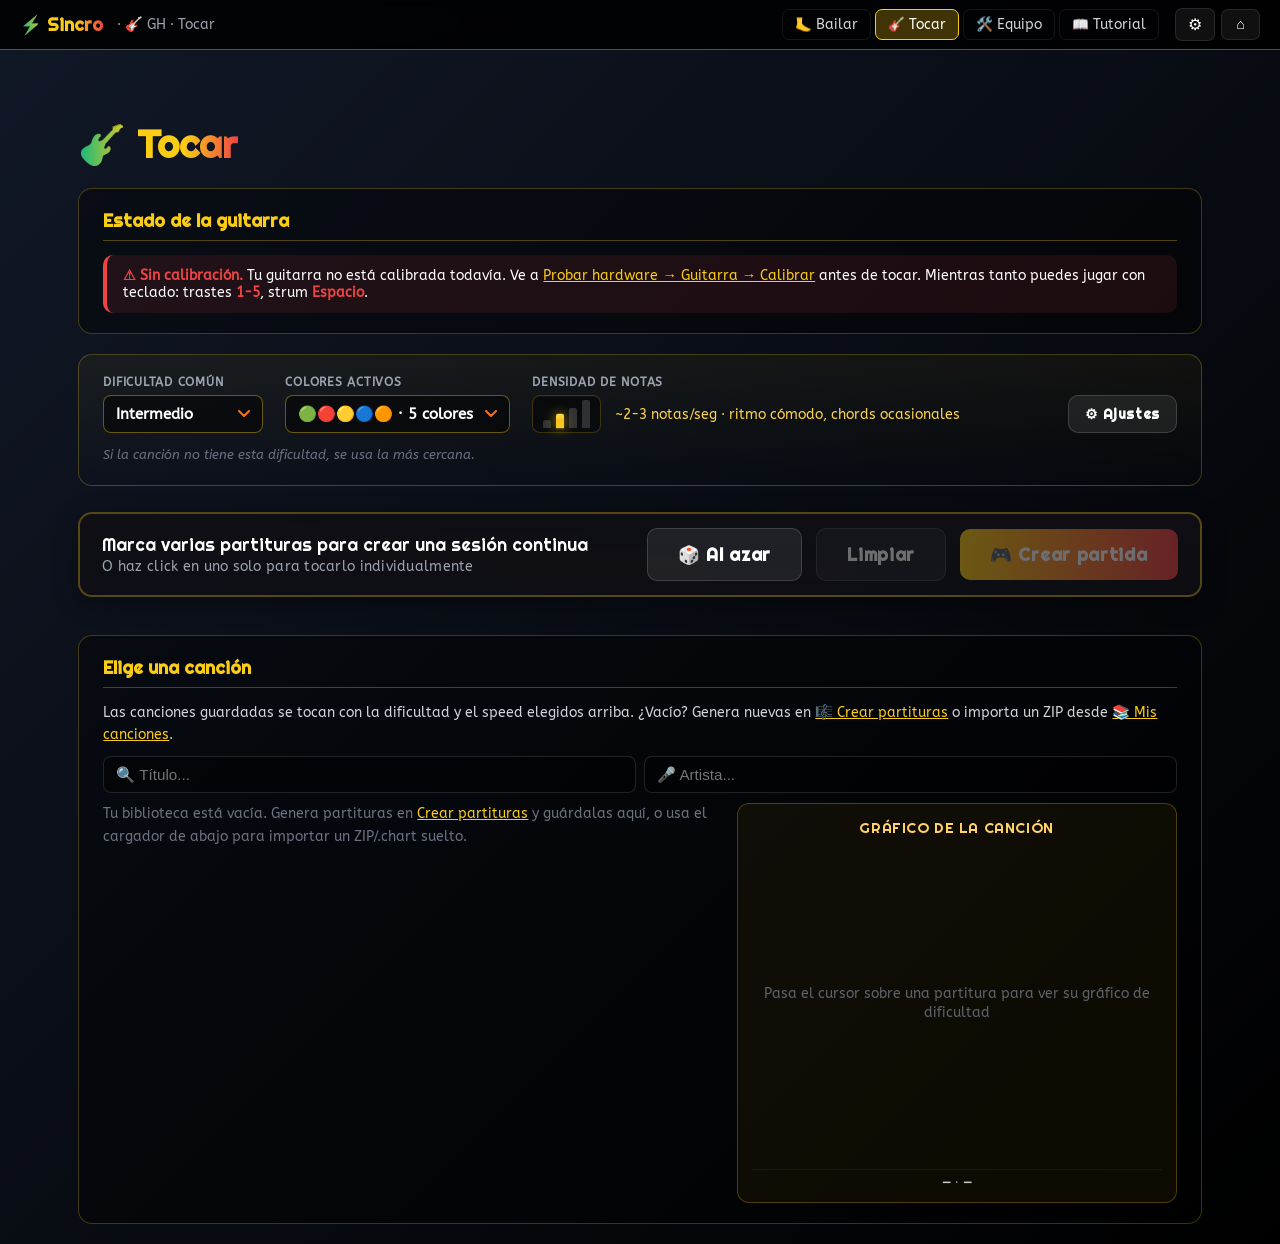
<file: gh-play.html>
<!DOCTYPE html>
<html lang="es">
<head>
<meta charset="UTF-8">
<title>Tocar — Simulador de guitarra rítmica · Sincro</title>
<meta name="theme-color" content="#00bec8">
<meta name="viewport" content="width=device-width, initial-scale=1, viewport-fit=cover">
<link rel="manifest" href="manifest.webmanifest">
<link rel="icon" type="image/svg+xml" href="icons/icon.svg">
<link rel="apple-touch-icon" href="icons/icon.svg">
<script src="stepmania-web/js/pwa-bootstrap.js"></script>
<style>
  @import url('https://fonts.googleapis.com/css2?family=ABeeZee&family=Righteous&display=swap');

  :root {
    --rosa-500: #e11d48;
    --rosa-600: #e11d48;
    --rosa-700: #be123c;
    --tulip-tree-500: #eab308;
    --color-success: #10b981;
    --color-warning: #f59e0b;
    --color-error: #ef4444;
    --gris-100: #f3f4f6;
    --gris-300: #d1d5db;
    --gris-400: #9ca3af;
    --gris-500: #6b7280;
    --gris-700: #374151;
    --gris-800: #1f2937;
    --gris-900: #111827;

    --fret-green:  #10b981;
    --fret-red:    #ef4444;
    --fret-yellow: #facc15;
    --fret-blue:   #3b82f6;
    --fret-orange: #f97316;
    --gh-accent:   #facc15;

    --font-display: 'Righteous', Arial, sans-serif;
    --font-sans: 'ABeeZee', -apple-system, BlinkMacSystemFont, sans-serif;
    --font-mono: 'Consolas', 'Courier New', monospace;
  }

  * { box-sizing: border-box; margin: 0; padding: 0; }
  body {
    font-family: var(--font-sans);
    background: linear-gradient(135deg, var(--gris-900) 0%, #000 100%);
    color: #fff; min-height: 100vh;
    /* En setup-screen permitimos scroll vertical normal del body. Durante
       game-screen body.playing aplica overflow:hidden (el highway gestiona
       su propia presentación fixed-position). Antes era overflow:hidden
       siempre, lo que bloqueaba el scroll del setup en contenido alto. */
    overflow-x: hidden;
    overflow-y: auto;
  }
  body.playing { overflow: hidden; }

  /* ===== SETUP SCREEN =====
     max-width 1600px: en 1920×1080 deja ~160px de margen a cada lado (8%)
     en lugar de 320px (16%). Padding lateral fluido con clamp para que no
     se pegue a los bordes en monitores más estrechos. */
  #setup-screen {
    padding: 20px clamp(16px, 3vw, 40px);
    max-width: 1600px; margin: 0 auto;
    min-height: 100vh; display: flex; flex-direction: column; gap: 20px;
  }
  #setup-screen h1 {
    text-align: center; font-family: var(--font-display); font-size: 2.4em;
    background: linear-gradient(90deg, var(--fret-green), var(--fret-yellow), var(--fret-orange), var(--fret-red));
    -webkit-background-clip: text; background-clip: text; color: transparent;
    margin-top: 30px;
  }
  .subtitle { color: var(--gris-400); text-align: center; font-size: 0.95em; margin-bottom: 14px; }

  .card {
    background: rgba(0,0,0,0.4); border-radius: 14px;
    padding: 20px 24px; border: 1px solid rgba(250,204,21,0.25);
  }
  .card h2 {
    font-family: var(--font-display); color: var(--gh-accent);
    font-size: 1.1em; margin-bottom: 14px;
    border-bottom: 1px solid rgba(250,204,21,0.3); padding-bottom: 8px;
  }
  .card p { color: var(--gris-300); font-size: 0.9em; line-height: 1.55; }

  .drop-zone {
    border: 2px dashed rgba(250,204,21,0.5); border-radius: 12px;
    padding: 26px; text-align: center; cursor: pointer;
    transition: all 0.2s; background: rgba(250,204,21,0.05); display: block;
  }
  .drop-zone:hover, .drop-zone.dragover {
    border-color: var(--gh-accent); background: rgba(250,204,21,0.12);
  }
  .drop-zone.loaded {
    border-style: solid; border-color: var(--color-success);
    background: rgba(16,185,129,0.08);
  }
  .drop-zone .icon { font-size: 2.5em; margin-bottom: 6px; }
  .drop-zone .filename { color: var(--color-success); font-family: var(--font-mono); margin-top: 4px; }
  input[type="file"] { display: none; }

  .files-grid {
    display: grid; grid-template-columns: 1fr 1fr; gap: 14px;
    margin-top: 12px;
  }
  @media (max-width: 700px) { .files-grid { grid-template-columns: 1fr; } }

  .info-grid {
    display: grid; grid-template-columns: repeat(auto-fit, minmax(150px, 1fr));
    gap: 10px; margin-top: 14px;
  }
  .info-item {
    background: rgba(255,255,255,0.04); padding: 10px 14px;
    border-radius: 8px; font-size: 0.9em;
  }
  .info-item .key { color: var(--gris-400); font-size: 0.75em; text-transform: uppercase; letter-spacing: 0.04em; }
  .info-item .val { color: var(--tulip-tree-500); font-family: var(--font-mono); margin-top: 2px; font-weight: 700; }

  button.action-btn {
    padding: 14px 30px; font-size: 1.1em;
    background: linear-gradient(90deg, var(--gh-accent), var(--fret-red));
    border: none; color: white; border-radius: 10px;
    cursor: pointer; font-weight: 700;
    font-family: var(--font-display); letter-spacing: 0.04em;
    transition: opacity 0.2s, box-shadow 0.2s, transform 0.1s;
  }
  button.action-btn:hover { box-shadow: 0 0 20px rgba(250,204,21,0.6); transform: translateY(-1px); }
  button.action-btn:disabled { opacity: 0.4; cursor: not-allowed; box-shadow: none; transform: none; }
  button.action-btn.secondary {
    background: rgba(255,255,255,0.08); border: 1px solid rgba(255,255,255,0.15);
  }
  .center { text-align: center; }

  /* ===== BIG PLAY CTA (arcade-style "Press Start") =====
     El botón gigante para arrancar la canción. Cuando está disabled se ve
     apagado; cuando hay chart cargado se enciende, hace un pulse y queda
     latiendo suavemente para anunciarse desde 1.5–2 m de distancia. */
  .play-cta-bar {
    margin: 6px 0 18px;
    padding: 18px;
    background: linear-gradient(180deg, rgba(15,15,20,0.92), rgba(15,15,20,0.85));
    border: 1px solid rgba(250,204,21,0.32);
    border-radius: 16px;
    /* Sticky-top: el botón sigue al usuario por el scroll. Cuando elige
       dificultad en la card de abajo, el CTA se enciende sin tener que
       volver a hacer scroll up. */
    position: sticky;
    top: 58px; /* 50px del #sat-topbar fijo + 8px de aire */
    z-index: 20;
    backdrop-filter: blur(10px);
    -webkit-backdrop-filter: blur(10px);
    box-shadow: 0 6px 24px rgba(0,0,0,0.4);
  }
  .play-cta-center {
    display: flex;
    flex-direction: column;
    align-items: center;
    gap: 8px;
  }
  .play-cta-hint {
    color: var(--gris-400);
    font-size: 0.88em;
    letter-spacing: 0.02em;
    font-family: var(--font-mono);
    margin-bottom: 4px;
    text-align: center;
  }
  .play-cta-btn {
    position: relative;
    display: inline-flex;
    align-items: center;
    gap: 16px;
    padding: 20px 64px;
    font-family: var(--font-display);
    font-size: 1.7em;
    letter-spacing: 0.06em;
    color: #fff;
    background: linear-gradient(135deg, var(--gris-700), var(--gris-800));
    border: 2px solid rgba(255,255,255,0.08);
    border-radius: 16px;
    cursor: pointer;
    text-transform: uppercase;
    transition: transform 0.15s ease, box-shadow 0.2s ease, background 0.2s;
    min-width: 320px;
    justify-content: center;
  }
  .play-cta-btn:disabled {
    opacity: 0.5;
    cursor: not-allowed;
    filter: grayscale(0.6);
  }
  .play-cta-btn .play-cta-icon {
    font-size: 0.85em;
    display: inline-flex;
    align-items: center;
    justify-content: center;
    width: 38px; height: 38px;
    border-radius: 50%;
    background: rgba(255,255,255,0.1);
    transition: transform 0.2s ease;
  }
  .play-cta-btn.ready {
    background: linear-gradient(135deg, var(--gh-accent) 0%, #f59e0b 50%, var(--fret-red) 130%);
    border-color: var(--fret-yellow);
    color: #1a0d04;
    text-shadow: 0 1px 0 rgba(255,255,255,0.18);
    box-shadow:
      0 0 0 4px rgba(250,204,21,0.18),
      0 8px 28px rgba(250,204,21,0.4),
      inset 0 1px 0 rgba(255,255,255,0.3);
    animation: gh-cta-pulse 1.6s ease-in-out infinite;
  }
  .play-cta-btn.ready .play-cta-icon {
    background: rgba(0,0,0,0.28);
    color: #fff;
  }
  .play-cta-btn.ready:hover {
    transform: translateY(-2px) scale(1.02);
    animation-play-state: paused;
    box-shadow:
      0 0 0 4px rgba(250,204,21,0.32),
      0 12px 36px rgba(250,204,21,0.55),
      inset 0 1px 0 rgba(255,255,255,0.4);
  }
  .play-cta-btn.ready:hover .play-cta-icon { transform: scale(1.15); }
  .play-cta-btn.ready:active { transform: translateY(0) scale(0.99); }
  @keyframes gh-cta-pulse {
    0%, 100% {
      box-shadow:
        0 0 0 4px rgba(250,204,21,0.18),
        0 8px 28px rgba(250,204,21,0.4),
        inset 0 1px 0 rgba(255,255,255,0.3);
    }
    50% {
      box-shadow:
        0 0 0 10px rgba(250,204,21,0.08),
        0 14px 40px rgba(250,204,21,0.6),
        inset 0 1px 0 rgba(255,255,255,0.45);
    }
  }
  /* Anuncio extra al pasar de "no listo" → "listo": un solo bounce. */
  .play-cta-btn.just-enabled {
    animation: gh-cta-pulse 1.6s ease-in-out infinite, gh-cta-bounce 0.6s ease-out;
  }
  @keyframes gh-cta-bounce {
    0%   { transform: scale(0.9); }
    40%  { transform: scale(1.08); }
    70%  { transform: scale(0.97); }
    100% { transform: scale(1); }
  }
  @media (max-width: 600px) {
    .play-cta-btn {
      min-width: 0;
      width: 100%;
      padding: 18px 24px;
      font-size: 1.4em;
    }
  }
  @media (prefers-reduced-motion: reduce) {
    .play-cta-btn.ready,
    .play-cta-btn.just-enabled { animation: none; }
  }

  /* ===== PLAYLIST MODE — selección múltiple desde la biblioteca + sesión
     continua con dificultad común. Patrón idéntico al de play.html (SM). ===== */
  .playlist-checkbox {
    width: 22px; height: 22px;
    cursor: pointer;
    accent-color: var(--gh-accent);
    flex-shrink: 0;
  }
  .lib-row {
    display: flex; justify-content: space-between; align-items: center;
    gap: 10px; padding: 12px 14px;
    background: rgba(0,0,0,0.3);
    border-radius: 8px;
    margin-bottom: 8px;
    border-left: 3px solid transparent;
    transition: background 0.15s, border-color 0.15s;
  }
  .lib-row.in-playlist {
    background: rgba(250,204,21,0.10);
    border-left-color: var(--gh-accent);
  }
  /* Sticky-top: siempre visible. En idle (sin selección) borde tenue,
     botones disabled. Con selección añadimos has-selection para borde
     brillante y glow. max-width: 100% para que ocupe todo el ancho del
     setup-screen (consistente con las cards). */
  .playlist-bar {
    position: sticky;
    top: 58px; /* 50px del #sat-topbar fijo + 8px de aire */
    margin: 6px 0 18px;
    width: 100%;
    padding: 14px 22px;
    display: flex; align-items: center; gap: 14px;
    background: linear-gradient(180deg, rgba(15,15,20,0.92), rgba(15,15,20,0.85));
    border: 2px solid rgba(250,204,21,0.30);
    border-radius: 14px;
    box-shadow: 0 6px 24px rgba(0,0,0,0.4);
    backdrop-filter: blur(10px);
    -webkit-backdrop-filter: blur(10px);
    z-index: 30;
    transition: border-color 0.2s, box-shadow 0.2s;
  }
  .playlist-bar.has-selection {
    border-color: var(--gh-accent);
    box-shadow: 0 8px 28px rgba(250,204,21,0.35), 0 0 0 4px rgba(250,204,21,0.12);
  }
  .playlist-bar.hidden { display: none; }
  .playlist-bar .count {
    font-family: var(--font-display);
    color: #fff; font-size: 1.1em; flex: 1;
  }
  .playlist-bar .count small {
    color: var(--gris-400);
    font-family: var(--font-sans);
    font-size: 0.78em;
    display: block;
    letter-spacing: 0.02em;
    margin-top: 2px;
  }
  .modal-backdrop {
    position: fixed; inset: 0;
    background: rgba(0,0,0,0.75);
    backdrop-filter: blur(4px);
    z-index: 200;
    display: flex; align-items: center; justify-content: center;
    padding: 20px;
  }
  .modal-backdrop.hidden { display: none; }
  .modal-content {
    background: linear-gradient(180deg, var(--gris-900), #000);
    border: 1px solid rgba(250,204,21,0.4);
    border-radius: 16px;
    padding: 28px;
    max-width: 460px; width: 100%;
    box-shadow: 0 20px 60px rgba(0,0,0,0.5);
  }
  .modal-content h3 {
    font-family: var(--font-display);
    color: var(--gh-accent);
    font-size: 1.3em; margin-bottom: 12px;
  }
  .modal-content .modal-help {
    color: var(--gris-400);
    font-size: 0.88em;
    margin: 8px 0 18px;
    line-height: 1.5;
  }
  .modal-content label {
    display: block;
    color: var(--gris-300);
    font-size: 0.88em;
    margin-bottom: 6px;
    letter-spacing: 0.02em;
  }
  .modal-content select {
    width: 100%;
    background: rgba(0,0,0,0.5);
    border: 1px solid rgba(250,204,21,0.3);
    color: #fff;
    padding: 10px 12px;
    border-radius: 8px;
    font-family: var(--font-sans);
    font-size: 1em;
    margin-bottom: 14px;
  }
  .modal-actions {
    display: flex; gap: 10px; justify-content: flex-end;
    margin-top: 18px;
  }
  .session-next-banner {
    margin: 18px auto;
    max-width: 520px;
    padding: 16px 20px;
    background: linear-gradient(135deg, rgba(250,204,21,0.18), rgba(234,179,8,0.10));
    border: 2px solid var(--gh-accent);
    border-radius: 12px;
    text-align: center;
  }
  .session-next-banner .label {
    color: var(--gris-300); font-size: 0.78em;
    text-transform: uppercase; letter-spacing: 0.08em;
    margin-bottom: 4px;
  }
  .session-next-banner .next-title {
    font-family: var(--font-display);
    color: #fff; font-size: 1.25em; margin-bottom: 8px;
  }
  .session-next-banner .countdown {
    font-family: var(--font-display);
    font-size: 2.4em;
    color: var(--fret-yellow);
    text-shadow: 0 0 14px rgba(250,204,21,0.6);
    line-height: 1;
  }
  .session-next-banner .progress-text {
    color: var(--gris-400);
    font-size: 0.85em; margin-top: 6px;
  }
  .session-summary {
    margin: 14px auto;
    max-width: 520px;
    padding: 14px 18px;
    background: rgba(250,204,21,0.06);
    border-left: 3px solid var(--gh-accent);
    border-radius: 8px;
    text-align: left;
  }
  .session-summary .row {
    display: flex; justify-content: space-between;
    padding: 6px 0;
    border-bottom: 1px dashed rgba(255,255,255,0.08);
    font-size: 0.92em;
  }
  .session-summary .row:last-child { border-bottom: none; }

  /* ===== Cards & info refinement ===== */
  .card { transition: border-color 0.2s; }
  .card:hover { border-color: rgba(250,204,21,0.45); }
  .info-item {
    transition: background 0.15s, transform 0.15s;
  }
  .info-item:hover {
    background: rgba(250,204,21,0.10);
    transform: translateY(-1px);
  }
  .calib-banner {
    padding: 12px 16px; border-radius: 10px;
    background: rgba(250,204,21,0.10); border-left: 4px solid var(--tulip-tree-500);
    font-size: 0.9em;
  }
  .calib-banner strong { color: var(--tulip-tree-500); }
  .calib-banner.error { background: rgba(239,68,68,0.10); border-left-color: var(--color-error); }
  .calib-banner.error strong { color: var(--color-error); }
  .calib-banner.ok { background: rgba(16,185,129,0.10); border-left-color: var(--color-success); }
  .calib-banner.ok strong { color: var(--color-success); }

  .form-row { display: flex; gap: 12px; align-items: center; margin-bottom: 8px; flex-wrap: wrap; }
  .form-row label { color: var(--gris-400); min-width: 130px; font-size: 0.9em; }
  .form-row input[type="range"] { flex: 1; min-width: 180px; accent-color: var(--gh-accent); }
  .form-row input[type="number"] {
    background: rgba(0,0,0,0.5); border: 1px solid rgba(250,204,21,0.4);
    color: #fff; padding: 6px 10px; border-radius: 6px; font-family: var(--font-mono); width: 80px;
  }
  .form-row select {
    background: rgba(0,0,0,0.5); border: 1px solid rgba(250,204,21,0.4);
    color: #fff; padding: 6px 10px; border-radius: 6px;
  }
  .form-row .display { font-family: var(--font-mono); color: var(--fret-yellow); font-weight: 700; min-width: 60px; }

  /* ===== GAME SCREEN ===== */
  #game-screen, #results-screen { display: none; }
  #game-screen.active, #results-screen.active { display: block; }
  #setup-screen.hidden { display: none; }

  #game-screen {
    /* bottom:52px reserva el espacio del footer .hud (position:fixed). El
       canvas#highway hereda esa altura vía width/height:100%, así su bitmap
       (dimensionado en JS a innerHeight-52) se mapea 1:1 sin distorsión. */
    position: fixed; top: 0; left: 0; right: 0; bottom: 52px;
    background: linear-gradient(180deg, #000 0%, #0a0a14 100%);
  }
  canvas#highway {
    position: absolute; inset: 0; width: 100%; height: 100%;
    display: block;
  }

  /* HUD = footer delgado (52px) anclado al borde inferior. Estructura:
     [título canción] · [Score] · [Combo · multiplicador] · [Notas hit/total].
     El judge-text vuela centrado sobre el highway, no en el footer. */
  .hud {
    position: fixed; left: 0; right: 0; bottom: 0;
    height: 52px; padding: 0 18px;
    display: flex; align-items: center; gap: 18px;
    background: rgba(0,0,0,0.78);
    border-top: 1px solid rgba(250,204,21,0.35);
    backdrop-filter: blur(8px);
    pointer-events: none; z-index: 10;
  }
  .hud .hud-cell { display: flex; align-items: center; gap: 6px; }
  .hud .hud-song {
    flex: 1; min-width: 0;
    white-space: nowrap; overflow: hidden; text-overflow: ellipsis;
    color: var(--gris-300); font-size: 0.9em;
    font-family: var(--font-mono); font-weight: 700;
  }
  .hud .label {
    font-size: 0.68em; color: var(--gris-400);
    text-transform: uppercase; letter-spacing: 0.06em;
  }
  .hud .value {
    font-family: var(--font-display); font-size: 1.3em; color: #fff;
    line-height: 1;
  }
  .hud .multiplier {
    font-family: var(--font-display); font-size: 1.5em;
    color: var(--fret-yellow); line-height: 1;
    text-shadow: 0 0 10px rgba(250,204,21,0.6);
  }
  .hud-sp { gap: 5px; flex-shrink: 0; }
  .sp-bar-track {
    width: 72px; height: 8px;
    background: rgba(255,255,255,0.08);
    border-radius: 4px; overflow: hidden;
    border: 1px solid rgba(255,255,255,0.18);
  }
  .sp-bar-fill { height: 100%; width: 0%; background: #22d3ee; border-radius: 4px; }
  .hud.sp-active { border-top-color: rgba(250,204,21,0.8); }
  .hud.sp-active .sp-bar-fill { background: #facc15; box-shadow: 0 0 8px #facc15; }
  .hud.sp-active .sp-label { color: #facc15; text-shadow: 0 0 8px rgba(250,204,21,0.8); }

  /* judge-text aparece JUSTO ENCIMA del hit zone (que vive a canvasH*0.88).
     Antes estaba en top:60% — se perdía visualmente porque los ojos del
     jugador están en los receptores, abajo. Pegado a top:78% queda en la
     franja donde el ojo ya está mirando. Pequeño fondo translúcido para
     contraste cuando el highway está iluminado. */
  .judge-text {
    position: absolute; left: 50%; top: 78%;
    transform: translate(-50%, -50%);
    font-family: var(--font-display); font-size: 2em;
    background: rgba(0,0,0,0.5); padding: 4px 18px; border-radius: 8px;
    text-shadow: 0 0 14px currentColor, 0 1px 3px rgba(0,0,0,0.9);
    pointer-events: none; opacity: 0;
    transition: opacity 0.2s, transform 0.2s;
  }
  .judge-text.show { opacity: 1; transform: translate(-50%, -50%) scale(1.15); }
  /* Diferenciación por tier — el ojo recibe size + glow + (animación) además
     del color. Lo importante: TODOS los aciertos (perfect/good/bad) tienen
     scale ≥ 1, fondo opaco y son inequívocamente positivos. Solo miss tiene
     shake + glow rojo intenso. Overstrum es minúsculo y gris (apenas ruido). */
  .judge-text.show.judge-perfect {
    font-size: 2.7em;
    text-shadow: 0 0 28px currentColor, 0 0 12px currentColor, 0 0 4px #fff, 0 1px 3px rgba(0,0,0,0.9);
    animation: judgePerfectPop 0.45s cubic-bezier(.2,1.6,.5,1);
  }
  .judge-text.show.judge-good {
    font-size: 2.15em;
    text-shadow: 0 0 18px currentColor, 0 0 6px currentColor, 0 1px 3px rgba(0,0,0,0.9);
  }
  .judge-text.show.judge-bad {
    /* BIEN sigue siendo HIT (suma combo y puntos). Antes era 1.7em sin glow,
       lo que parecía marginal/casi-fallo. Ahora 2em con halo naranja para
       que el ojo lo lea como "acierto de baja precisión", no como "fallaste". */
    font-size: 2em;
    text-shadow: 0 0 16px currentColor, 0 0 6px currentColor, 0 1px 3px rgba(0,0,0,0.9);
  }
  .judge-text.show.judge-miss {
    font-size: 1.95em;
    text-shadow: 0 0 20px currentColor, 0 0 8px currentColor, 0 1px 3px rgba(0,0,0,0.9);
    animation: judgeMissShake 0.30s ease-in-out;
  }
  /* Overstrum (strum sobrante) — visualmente despreciable. Pequeño, gris,
     fondo casi transparente, sin glow, sin animación. Solo informa que se
     rompió combo; el HUD ya muestra el contador real. */
  .judge-text.show.judge-overstrum {
    font-size: 1em;
    background: rgba(0,0,0,0.25);
    text-shadow: 0 1px 3px rgba(0,0,0,0.9);
    transform: translate(-50%, -50%) scale(1);
    letter-spacing: 0.15em;
  }
  @keyframes judgePerfectPop {
    0%   { transform: translate(-50%, -50%) scale(0.4); }
    35%  { transform: translate(-50%, -50%) scale(1.5); }
    100% { transform: translate(-50%, -50%) scale(1.15); }
  }
  @keyframes judgeMissShake {
    0%, 100% { transform: translate(-50%, -50%) scale(1.15); }
    25%      { transform: translate(-54%, -50%) scale(1.15); }
    75%      { transform: translate(-46%, -50%) scale(1.15); }
  }
  .judge-perfect   { color: var(--fret-yellow); }
  .judge-good      { color: var(--color-success); }
  .judge-bad       { color: var(--fret-orange); }
  .judge-overstrum { color: var(--gris-400); }
  .judge-miss    { color: var(--rosa-500); }

  /* ===== Combo meter (estilo SM/GH clásico) =====
     Número grande centrado en mid-highway, etiqueta COMBO debajo. Visible
     desde combo ≥ 4 — los primeros hits los celebra el texto de juicio,
     no merecen racha. Posición top:45% (encima del judge-text en 78%, debajo
     de la mitad del highway donde caen notas pero sin tapar receptores en
     88%). Semi-transparente para no bloquear notas que pasan por detrás.
     Escalada de tier visual por hitos 50/100/200/500. */
  .combo-meter {
    position: absolute; left: 50%; top: 45%;
    transform: translate(-50%, -50%) scale(0.9);
    display: none; flex-direction: column; align-items: center;
    pointer-events: none; z-index: 5;
    font-family: var(--font-display); font-weight: 800;
    text-shadow: 0 0 14px currentColor, 0 1px 3px rgba(0,0,0,0.9);
    opacity: 0; transition: opacity 0.18s, transform 0.18s;
  }
  .combo-meter.show { display: flex; opacity: 0.92; }
  .combo-meter .combo-number {
    font-size: 4em; line-height: 1; letter-spacing: -0.02em;
  }
  .combo-meter .combo-label {
    font-size: 0.95em; letter-spacing: 0.22em;
    margin-top: 2px; opacity: 0.85;
  }
  .combo-meter.pulse {
    animation: ghComboPulse 0.22s cubic-bezier(.3,1.4,.5,1);
  }
  @keyframes ghComboPulse {
    0%   { transform: translate(-50%, -50%) scale(0.95); }
    50%  { transform: translate(-50%, -50%) scale(1.08); }
    100% { transform: translate(-50%, -50%) scale(1.0); }
  }
  /* Tiers — cuanto más combo, más canales visuales (color, glow, tamaño). */
  .combo-meter.tier-1 { color: #e0fbfc; }
  .combo-meter.tier-1 .combo-label { color: rgba(16,185,129,0.75); }
  .combo-meter.tier-2 {
    color: var(--fret-yellow);
    text-shadow: 0 0 22px currentColor, 0 0 8px currentColor, 0 1px 3px rgba(0,0,0,0.9);
  }
  .combo-meter.tier-3 {
    color: var(--fret-orange);
    text-shadow: 0 0 28px currentColor, 0 0 10px currentColor, 0 1px 3px rgba(0,0,0,0.9);
  }
  .combo-meter.tier-3 .combo-number { font-size: 4.6em; }
  .combo-meter.tier-4 {
    color: var(--rosa-500);
    text-shadow: 0 0 34px currentColor, 0 0 14px currentColor, 0 0 4px #fff, 0 1px 3px rgba(0,0,0,0.9);
  }
  .combo-meter.tier-4 .combo-number { font-size: 5em; }
  .combo-meter.tier-5 {
    color: var(--color-success);
    text-shadow: 0 0 40px currentColor, 0 0 18px var(--fret-yellow), 0 0 6px #fff, 0 1px 3px rgba(0,0,0,0.9);
  }
  .combo-meter.tier-5 .combo-number { font-size: 5.4em; }

  /* Countdown: NO hay overlay HTML — se pinta dentro del canvas del
     highway con ctx2d.fillText en render() cuando t<0. Decisión consciente:
     overlay HTML grande con beep + scale-pop dejaba "1 residual" al final
     y duplicaba lo que ya tenía el canvas. */

  /* PAUSE OVERLAY — menú canónico SM5/ITG arcade: Reanudar / Reiniciar /
     Salir. Mismo patrón que el motor DDR (`stepmania-web/css/styles.css`)
     pero adaptado a paleta GH (gh-accent dorado). Backdrop opaco + blur
     para señalar inequívocamente "estado pausado". */
  .pause-overlay {
    position: fixed; inset: 0;
    background: rgba(0,0,0,0.78);
    backdrop-filter: blur(8px);
    z-index: 150;
    display: none; align-items: center; justify-content: center;
    animation: ghPauseFadeIn 0.18s ease-out;
  }
  .pause-overlay.show { display: flex; }
  .pause-panel {
    background: linear-gradient(135deg, #1a1a1a 0%, #000 100%);
    border: 1px solid var(--gh-accent);
    border-radius: 16px;
    padding: 28px 36px;
    max-width: 460px; width: calc(100% - 40px);
    text-align: center;
    box-shadow: 0 0 60px rgba(250,204,21,0.22), 0 0 20px rgba(0,0,0,0.8);
  }
  .pause-panel h2 {
    font-family: var(--font-display);
    color: var(--gh-accent);
    font-size: 1.6em;
    margin: 0 0 6px;
    letter-spacing: 0.02em;
  }
  .pause-panel .pause-hint {
    color: rgba(255,255,255,0.6);
    font-size: 0.92em;
    margin: 0 0 22px;
  }
  .pause-actions {
    display: flex; flex-direction: column; gap: 10px;
  }
  .pause-actions .action-btn {
    width: 100%; padding: 12px 18px;
    font-size: 1em;
    justify-content: center;
    display: inline-flex; align-items: center; gap: 8px;
  }
  .pause-actions .pause-resume {
    /* Botón destacado: gh-accent (dorado) — volver a tocar es la opción default. */
    box-shadow: 0 0 18px rgba(250,204,21,0.4);
  }
  .pause-actions .pause-quit {
    opacity: 0.85;
  }
  .pause-actions .kbd {
    display: inline-block;
    padding: 2px 8px;
    background: rgba(0,0,0,0.45);
    border: 1px solid rgba(255,255,255,0.18);
    border-radius: 4px;
    font-family: ui-monospace, monospace;
    font-size: 0.75em;
    letter-spacing: 0.05em;
    color: rgba(255,255,255,0.7);
  }
  @keyframes ghPauseFadeIn {
    from { opacity: 0; }
    to   { opacity: 1; }
  }
  @media (max-width: 480px) {
    .pause-panel { padding: 20px 22px; }
    .pause-panel h2 { font-size: 1.35em; }
  }

  /* ===== RESULTS ===== */
  #results-screen {
    padding: 30px 20px; max-width: 760px; margin: 0 auto;
    min-height: 100vh; display: none; flex-direction: column; gap: 18px;
  }
  #results-screen.active { display: flex; }
  #results-screen h1 {
    text-align: center; font-family: var(--font-display); font-size: 1.9em;
    color: var(--gris-300); font-weight: normal;
    word-break: break-word;
  }
  /* Wrapper del resumen: apila verticalmente header (grade+summary) y panel
     de judgments. Antes era un grid auto-fit que colocaba ambos paneles
     lado a lado en pantallas anchas, lo que aplastaba el grid 3-columnas
     interno de .results-summary y dejaba la celda "Max Combo" solapando
     visualmente con el panel de judgments. Flex column garantiza el
     stacking sin sorpresas en cualquier viewport. */
  .results-stats {
    display: flex; flex-direction: column; gap: 18px;
  }

  /* ===== Resumen estilo StepMania (grade + grid judgments con barra) =====
     Grade gigante a la izquierda con glow del color del tier; a la derecha
     resumen de Score/Accuracy/MaxCombo. Debajo, una fila por judgment con
     barra horizontal proporcional al % del total. */
  .results-header {
    display: grid; grid-template-columns: auto 1fr; gap: 22px;
    align-items: center;
    background: rgba(0,0,0,0.35); border: 1px solid rgba(250,204,21,0.2);
    border-radius: 14px; padding: 20px 22px;
  }
  .results-grade {
    font-family: var(--font-display); font-size: 5em; line-height: 1;
    text-align: center; min-width: 110px;
    text-shadow: 0 0 30px currentColor, 0 0 14px rgba(0,0,0,0.85);
  }
  .results-grade.g-s { color: var(--fret-green); }
  .results-grade.g-a { color: var(--fret-yellow); }
  .results-grade.g-b { color: var(--fret-blue); }
  .results-grade.g-c { color: var(--fret-orange); }
  .results-grade.g-d, .results-grade.g-f { color: var(--fret-red); }
  .results-summary { display: grid; grid-template-columns: repeat(3, 1fr); gap: 10px; }
  .results-summary .cell {
    background: rgba(0,0,0,0.4); border: 1px solid rgba(255,255,255,0.08);
    border-radius: 10px; padding: 10px 12px; text-align: center;
  }
  .results-summary .cell .lbl {
    color: var(--gris-400); font-size: 0.72em;
    text-transform: uppercase; letter-spacing: 0.06em;
  }
  .results-summary .cell .val {
    font-family: var(--font-display); font-size: 1.4em; color: #fff; margin-top: 2px;
  }
  .results-judgments {
    display: grid; grid-template-columns: repeat(2, 1fr); gap: 6px 18px;
    background: rgba(0,0,0,0.35); border: 1px solid rgba(250,204,21,0.2);
    border-radius: 14px; padding: 16px 22px;
  }
  @media (max-width: 540px) {
    .results-header { grid-template-columns: 1fr; }
    .results-judgments { grid-template-columns: 1fr; }
  }
  .judgment-row {
    display: grid; grid-template-columns: 100px 1fr 56px;
    align-items: center; gap: 10px; padding: 6px 4px;
    font-family: var(--font-mono); font-size: 0.92em;
  }
  .judgment-row .jname { font-weight: 700; }
  .judgment-row .jbar {
    height: 8px; background: rgba(255,255,255,0.06); border-radius: 4px;
    overflow: hidden;
  }
  .judgment-row .jbar > i {
    display: block; height: 100%;
    background: currentColor; opacity: 0.85;
    transition: width 0.4s ease-out;
  }
  .judgment-row .jcount { text-align: right; color: #fff; font-weight: 700; }
  .j-perfect    { color: var(--fret-yellow); }
  .j-good       { color: var(--color-success); }
  .j-bad        { color: var(--fret-orange); }
  .j-miss       { color: var(--rosa-500); }
  .j-overstrum  { color: var(--gris-400); }

  .footer-link {
    text-align: center; color: var(--gris-500); font-size: 0.85em;
    padding: 20px;
  }
  .footer-link a { color: var(--gh-accent); text-decoration: none; }
  .footer-link a:hover { text-decoration: underline; }

  /* Topbar persistente — consistente con play.html */
  #sat-topbar {
    position: fixed; top: 0; left: 0; right: 0; height: 50px;
    background: rgba(0,0,0,0.85); border-bottom: 1px solid rgba(250,204,21,0.4);
    display: flex; align-items: center; padding: 0 20px;
    z-index: 100; backdrop-filter: blur(8px);
  }
  #sat-topbar .logo {
    font-family: var(--font-display); font-weight: 800; font-size: 1.1em;
    background: linear-gradient(90deg, var(--fret-green), var(--fret-yellow), var(--gh-accent), var(--fret-red));
    -webkit-background-clip: text; background-clip: text; color: transparent;
    text-decoration: none; cursor: pointer;
  }
  #sat-topbar .crumb { color: var(--gris-400); margin-left: 14px; font-size: 0.9em; }
  #sat-topbar .spacer { flex: 1; }
  #sat-topbar .topbar-nav { display: flex; gap: 4px; margin-right: 10px; }
  #sat-topbar .topbar-link {
    background: transparent; border: 1px solid rgba(255,255,255,0.08);
    color: var(--gris-300); padding: 6px 12px; border-radius: 7px;
    font-family: inherit; font-size: 0.85em; cursor: pointer;
    transition: all 0.15s; white-space: nowrap; text-decoration: none;
  }
  #sat-topbar .topbar-link:hover {
    background: rgba(250,204,21,0.18); border-color: rgba(250,204,21,0.5); color: #fff;
  }
  #sat-topbar .topbar-link.active {
    background: rgba(250,204,21,0.25); border-color: var(--gh-accent); color: #fff;
  }
  #sat-topbar .home-btn {
    background: rgba(255,255,255,0.06); border: 1px solid rgba(255,255,255,0.1);
    color: #fff; padding: 6px 14px; border-radius: 7px; cursor: pointer;
    font-size: 0.9em; margin-left: 8px; text-decoration: none;
  }
  #sat-topbar .home-btn:hover { background: rgba(0,190,200,0.25); }
  body { padding-top: 50px; }
  #setup-screen { padding-top: 70px; }
  @media (max-width: 900px) {
    #sat-topbar .topbar-link { padding: 6px 8px; font-size: 0; }
    #sat-topbar .topbar-link::first-letter { font-size: 16px; }
    #sat-topbar .crumb { display: none; }
  }
  /* En modo juego, el topbar se oculta para no distraer */
  body.playing #sat-topbar { display: none; }
  body.playing { padding-top: 0; }

  /* ===== PANTALLAS DE SETUP MULTI-SCREEN =====
     Tres pantallas hermanas (menú, tocar, mis charts) con la misma jaula
     visual. La regla `.hidden { display:none }` ya existe arriba para
     #setup-screen — se reaplica aquí a la clase compartida. */
  .gh-screen {
    padding: 20px clamp(16px, 3vw, 40px);
    padding-top: 70px;
    max-width: 1600px; margin: 0 auto;
    min-height: 100vh; display: flex; flex-direction: column; gap: 20px;
  }
  /* Tocar es vista de selección. 1200px (antes 1000px) — el +20% deja sitio
     al panel lateral del Groove Radar sin estrechar la tabla de canciones. */
  #gh-songs-screen { max-width: 1200px; }
  #gh-library-screen { max-width: 1200px; }
  .gh-screen.hidden { display: none; }
  .gh-screen h1 {
    text-align: center; font-family: var(--font-display); font-size: 2.4em;
    background: linear-gradient(90deg, var(--fret-green), var(--fret-yellow), var(--gh-accent), var(--fret-red));
    -webkit-background-clip: text; background-clip: text; color: transparent;
    margin-top: 30px;
  }

  /* Menu cards (estilo análogo a play.html — paleta GH naranja/rojo) */
  .menu-grid {
    display: grid; grid-template-columns: repeat(auto-fit, minmax(240px, 1fr));
    gap: 18px; margin: 20px auto; max-width: 900px; width: 100%;
  }
  .menu-card {
    padding: 28px 22px; background: rgba(0,0,0,0.5);
    border: 2px solid rgba(250,204,21,0.30);
    border-radius: 16px; cursor: pointer; transition: all 0.2s;
    text-align: center;
  }
  .menu-card:hover {
    border-color: var(--gh-accent);
    background: linear-gradient(135deg, rgba(250,204,21,0.15), rgba(234,179,8,0.12));
    transform: translateY(-4px);
    box-shadow: 0 10px 30px rgba(250,204,21,0.25);
  }
  .menu-card .icon { font-size: 3em; margin-bottom: 10px; }
  .menu-card .title {
    font-family: var(--font-display); font-size: 1.2em; font-weight: 700;
    margin-bottom: 6px; color: #fff;
  }
  .menu-card .desc  { color: var(--gris-400); font-size: 0.88em; line-height: 1.45; }

  /* Botón ⚙ en topbar */
  #sat-topbar .icon-btn {
    background: rgba(255,255,255,0.06); border: 1px solid rgba(255,255,255,0.1);
    color: #fff; padding: 6px 12px; border-radius: 7px; cursor: pointer;
    font-size: 1em; margin-left: 6px; font-family: inherit;
    transition: background 0.15s, border-color 0.15s;
  }
  #sat-topbar .icon-btn:hover {
    background: rgba(250,204,21,0.20); border-color: rgba(250,204,21,0.5);
  }

  /* Modal de configuración GH — reusa .modal-backdrop / .modal-content de
     arriba pero amplía max-width para que quepa el preview vivo. */
  #ghConfigModal .modal-content { max-width: 540px; }
  #ghConfigModal .config-preview-wrap {
    text-align: center; margin-bottom: 18px;
    padding-bottom: 14px;
    border-bottom: 1px solid rgba(250,204,21,0.18);
  }
  #ghConfigModal .config-preview-wrap canvas {
    background: linear-gradient(180deg,#000,#0a0a14);
    border-radius: 8px;
    border: 1px solid rgba(250,204,21,0.25);
    display: block; margin: 0 auto;
  }
  #ghConfigModal .config-preview-wrap .preview-hint {
    color: var(--gris-500); font-size: 0.74em;
    margin-top: 6px; letter-spacing: 0.02em;
  }

  /* Banner pequeño de calibración para el menú GH (más compacto que en Tocar) */
  #gh-menu-screen .calib-banner { font-size: 0.85em; padding: 10px 14px; }

  /* Tarjeta del selector de dificultad: refuerza la jerarquía visual con
     un acento naranja sutil en el borde superior. La densidad y el dropdown
     se sienten parte del mismo control compuesto. */
  .gh-diff-card {
    background: linear-gradient(180deg, rgba(250,204,21,0.05), rgba(0,0,0,0));
  }

  /* Etiqueta tipográfica de los controles dentro de la diff-card. */
  .gh-diff-card .field-label {
    color: var(--gris-400);
    font-size: 0.78em;
    text-transform: uppercase;
    letter-spacing: 0.06em;
    font-weight: 600;
  }

  /* Select de dificultad: dark bg, borde con tinte naranja, custom arrow
     en SVG embebido (mismo color que --gh-accent) — el browser default no
     encajaba con el tema y rompía la cohesión visual de la página. */
  select.gh-styled {
    background-color: rgba(0,0,0,0.5);
    background-image: url("data:image/svg+xml;utf8,<svg xmlns='http://www.w3.org/2000/svg' width='12' height='8' viewBox='0 0 12 8'><path d='M1 1l5 5 5-5' fill='none' stroke='%23f97316' stroke-width='2' stroke-linecap='round' stroke-linejoin='round'/></svg>");
    background-repeat: no-repeat;
    background-position: right 12px center;
    border: 1px solid rgba(250,204,21,0.4);
    color: #fff;
    padding: 9px 36px 9px 12px;
    border-radius: 8px;
    font-family: inherit;
    font-size: 0.95em;
    font-weight: 600;
    cursor: pointer;
    appearance: none;
    -webkit-appearance: none;
    -moz-appearance: none;
    transition: border-color 0.18s, box-shadow 0.18s, background-color 0.18s;
  }
  select.gh-styled:hover { border-color: rgba(250,204,21,0.7); }
  select.gh-styled:focus-visible {
    outline: none;
    border-color: var(--gh-accent);
    box-shadow: 0 0 0 3px rgba(250,204,21,0.18);
  }
  select.gh-styled option { background: #0a0a14; color: #fff; }

  /* Comparador de densidad por dificultad GH: 4 barras de altura creciente
     reflejando los caps NPS de difficulty-tiers.js (1.4/2.5/4.5/7.5). Mismo
     lenguaje visual que play.html (SM) pero acentuado en naranja GH. */
  .diff-density-bars {
    display: inline-flex;
    align-items: flex-end;
    gap: 5px;
    height: 38px;
    padding: 4px 10px;
    background: linear-gradient(180deg, rgba(0,0,0,0.55), rgba(0,0,0,0.35));
    border: 1px solid rgba(250,204,21,0.22);
    border-radius: 8px;
    box-shadow: inset 0 1px 0 rgba(255,255,255,0.04);
  }
  .diff-density-bars .db-bar {
    width: 8px;
    background: rgba(255,255,255,0.16);
    border-radius: 2px 2px 0 0;
    transition: background 0.2s, box-shadow 0.2s, transform 0.2s;
  }
  .diff-density-bars .db-bar[data-tier="EasySingle"]   { height: 28%; }
  .diff-density-bars .db-bar[data-tier="MediumSingle"] { height: 50%; }
  .diff-density-bars .db-bar[data-tier="HardSingle"]   { height: 72%; }
  .diff-density-bars .db-bar[data-tier="ExpertSingle"] { height: 100%; }
  .diff-density-bars .db-bar.on {
    background: linear-gradient(180deg, #fde047, #fbbf24 45%, var(--gh-accent));
    box-shadow: 0 0 12px rgba(250,204,21,0.7);
    transform: scaleY(1.02);
  }

  /* ===== SCORE SAVE FORM (results screen) — paleta GH naranja =====
     Card de captura de nombre que aparece tras acabar canción y antes del
     ranking. Mismo lenguaje visual que .ranking-panel (fondo translúcido,
     radius 14px) para que ambos se lean como bloques hermanos. El input
     hereda la paleta de inputs del archivo (fondo oscuro + border naranja),
     y el botón hereda el gradient global de button.action-btn. */
  .score-save-form {
    display: flex; align-items: center; gap: 12px;
    margin: 18px 0 0;
    padding: 16px 18px;
    background: linear-gradient(180deg, rgba(250,204,21,0.08), rgba(250,204,21,0.04));
    border: 1px solid rgba(250,204,21,0.28);
    border-radius: 14px;
    flex-wrap: wrap;
  }
  .score-save-form label {
    color: var(--gris-300); font-size: 0.92em; font-weight: 600;
    letter-spacing: 0.01em;
  }
  .score-save-form input[type="text"] {
    flex: 1; min-width: 180px;
    padding: 10px 14px;
    background: rgba(0,0,0,0.5);
    border: 1px solid rgba(250,204,21,0.4);
    color: #fff; border-radius: 8px;
    font-size: 1em; font-family: inherit;
    transition: border-color 0.18s, box-shadow 0.18s;
  }
  .score-save-form input[type="text"]:focus {
    outline: none;
    border-color: var(--gh-accent);
    box-shadow: 0 0 0 3px rgba(250,204,21,0.22);
  }
  .score-save-form input[type="text"]::placeholder { color: var(--gris-500); }
  .score-save-form .action-btn { flex-shrink: 0; }

  /* Aviso "✓ Guardado como X" en modo sesión (playlist), reemplaza al form
     porque el nombre se fijó al iniciar la partida. Paleta verde (success)
     pero radius/padding alineados con .score-save-form. */
  .score-saved-notice {
    margin: 18px 0 0;
    padding: 12px 18px;
    background: linear-gradient(180deg, rgba(0,255,100,0.10), rgba(0,255,100,0.04));
    border: 1px solid rgba(0,255,100,0.28);
    border-radius: 14px;
    color: var(--gris-200);
    font-size: 0.95em;
    text-align: center;
  }
  .score-saved-notice strong { color: var(--color-success); }

  /* ===== RANKING PANEL (results screen + modales) — paleta GH naranja =====
     Idéntico naming a stepmania-web/css/styles.css pero con --gh-accent en
     vez de turquesa. Estructura HTML: .ranking-panel > [.position-pill] >
     [.ranking-delta-wrap > .ranking-delta] > .ranking-tabs (radios CSS-only
     + .ranking-tab labels + .ranking-pane panes con .ranking-list > .ranking-row). */
  .ranking-panel {
    margin-top: 18px;
    background: linear-gradient(180deg, rgba(255,255,255,0.04), rgba(255,255,255,0.02));
    border: 1px solid rgba(255,255,255,0.08);
    border-radius: 14px;
    padding: 18px 20px 20px;
  }
  .position-pill {
    display: inline-block;
    padding: 9px 18px;
    margin: 0 0 12px;
    background: rgba(250,204,21,0.14);
    border: 1px solid rgba(250,204,21,0.4);
    border-radius: 999px;
    font-weight: 700; color: var(--gh-accent);
    font-size: 0.96em;
    letter-spacing: 0.02em;
  }
  .position-pill.is-top {
    background: linear-gradient(90deg, var(--fret-yellow), var(--gh-accent));
    color: #1a0a00; border-color: transparent;
    box-shadow: 0 4px 18px rgba(250,204,21,0.45);
    animation: gh-pos-pulse 1.5s ease-out;
  }
  @keyframes gh-pos-pulse {
    0%   { transform: scale(0.85); opacity: 0; }
    50%  { transform: scale(1.05); }
    100% { transform: scale(1); opacity: 1; }
  }
  .ranking-delta-wrap { margin: 0 0 14px; }
  .ranking-delta {
    display: inline-block;
    font-family: var(--font-mono);
    font-size: 0.88em; font-weight: 700;
    padding: 3px 10px; border-radius: 6px;
    white-space: nowrap;
  }
  .ranking-delta.delta-up   { color: #34d399; background: rgba(16,185,129,0.14); }
  .ranking-delta.delta-down { color: #fb7185; background: rgba(225,29,72,0.14); }
  .ranking-delta.delta-zero { color: var(--gris-400); background: rgba(255,255,255,0.05); }

  .ranking-tabs {
    display: flex; flex-wrap: wrap; gap: 0;
    border-bottom: 1px solid rgba(255,255,255,0.1);
    position: relative;
  }
  .ranking-tabs input[type="radio"] { display: none; }
  .ranking-tab {
    padding: 11px 20px;
    cursor: pointer;
    color: var(--gris-400);
    font-weight: 600; font-size: 0.95em;
    border-bottom: 2px solid transparent;
    margin-bottom: -1px;
    transition: color 0.18s, border-color 0.18s, background-color 0.18s;
    user-select: none;
  }
  .ranking-tab:hover { color: #fff; background: rgba(255,255,255,0.03); }
  .ranking-tab.disabled { opacity: 0.4; cursor: not-allowed; }
  .ranking-tab.disabled:hover { color: var(--gris-400); background: transparent; }
  .ranking-tabs > input[type="radio"]:nth-of-type(1):checked ~ .ranking-tab:nth-of-type(1),
  .ranking-tabs > input[type="radio"]:nth-of-type(2):checked ~ .ranking-tab:nth-of-type(2) {
    color: var(--gh-accent);
    border-bottom-color: var(--gh-accent);
  }
  .ranking-pane { display: none; width: 100%; padding-top: 14px; }
  .ranking-tabs > input[type="radio"]:nth-of-type(1):checked ~ .ranking-pane-top,
  .ranking-tabs > input[type="radio"]:nth-of-type(2):checked ~ .ranking-pane-mine {
    display: block;
  }

  .ranking-list {
    list-style: none; padding: 0; margin: 0;
    display: flex; flex-direction: column; gap: 6px;
  }
  .ranking-row {
    display: grid;
    grid-template-columns: auto 1fr auto auto;
    align-items: center;
    gap: 12px;
    padding: 10px 14px;
    background: rgba(255,255,255,0.035);
    border: 1px solid rgba(255,255,255,0.05);
    border-radius: 10px;
    font-size: 0.94em;
    transition: background 0.18s, border-color 0.18s;
  }
  .ranking-row:hover { background: rgba(255,255,255,0.06); border-color: rgba(255,255,255,0.1); }
  .ranking-pane-mine .ranking-row {
    grid-template-columns: auto auto 1fr auto;
  }
  .ranking-row .rank-num   { color: var(--gris-400); font-family: var(--font-mono); font-weight: 700; min-width: 32px; }
  .ranking-row .rank-date  { color: var(--gris-400); font-size: 0.86em; font-family: var(--font-mono); }
  .ranking-row .rank-name  { color: #fff; font-weight: 600; min-width: 0; overflow: hidden; text-overflow: ellipsis; white-space: nowrap; }
  .ranking-row .rank-grade {
    font-family: var(--font-mono); font-weight: 800; font-size: 0.86em;
    padding: 3px 9px; border-radius: 6px; letter-spacing: 0.06em;
    justify-self: end;
  }
  .ranking-row .rank-score {
    color: var(--fret-yellow); font-family: var(--font-mono); font-weight: 700;
    text-align: right; min-width: 70px;
    justify-self: end;
  }
  .ranking-row.is-me {
    background: rgba(250,204,21,0.1);
    border-color: rgba(250,204,21,0.28);
  }
  .ranking-row.is-just-saved {
    animation: gh-just-saved-pulse 1.6s ease-out;
    border-left: 3px solid var(--gh-accent);
  }
  @keyframes gh-just-saved-pulse {
    0%   { background: rgba(250,204,21,0.45); }
    100% { background: rgba(250,204,21,0.1); }
  }
  .ranking-empty {
    color: var(--gris-500); padding: 18px 12px;
    text-align: center; font-style: italic;
    background: rgba(255,255,255,0.02);
    border-radius: 10px;
  }
  /* Grades coloreadas en pills compactas (compartido con .champ-grade). */
  .rank-grade.g-aaa, .champ-grade.g-aaa { background: linear-gradient(90deg, var(--fret-yellow), var(--gh-accent)); color: #1a0a00; }
  .rank-grade.g-aa,  .champ-grade.g-aa  { background: rgba(16,185,129,0.22); color: #34d399; }
  .rank-grade.g-a,   .champ-grade.g-a   { background: rgba(16,185,129,0.16); color: #6ee7b7; }
  .rank-grade.g-b,   .champ-grade.g-b   { background: rgba(59,130,246,0.2);  color: #93c5fd; }
  .rank-grade.g-c,   .champ-grade.g-c   { background: rgba(250,204,21,0.2);  color: var(--fret-yellow); }
  .rank-grade.g-d,   .champ-grade.g-d   { background: rgba(225,29,72,0.2);   color: #fda4af; }
  .rank-grade.g-f,   .champ-grade.g-f   { background: rgba(225,29,72,0.28);  color: #fb7185; }

  /* ===== GROOVE RADAR — panel lateral con gráfico de dificultad ===== */
  .gh-songs-with-radar {
    display: grid;
    grid-template-columns: minmax(0, 1fr) 440px;
    gap: 18px;
    align-items: start;
  }
  .gh-radar-panel {
    background: rgba(255, 190, 11, 0.05);
    border: 1px solid rgba(255, 190, 11, 0.28);
    border-radius: 12px;
    padding: 14px 14px 12px;
    position: sticky;
    top: 12px;
    min-height: 400px;
    display: flex;
    flex-direction: column;
    gap: 8px;
  }
  .gh-radar-panel .radar-title {
    font-family: var(--font-display, 'Righteous', sans-serif);
    color: #ffd166;
    font-size: 0.92em;
    letter-spacing: 0.04em;
    text-align: center;
    text-transform: uppercase;
  }
  .gh-radar-panel .radar-svg-wrap {
    flex: 1 1 auto;
    display: flex;
    align-items: center;
    justify-content: center;
    min-height: 280px;
  }
  .gh-radar-panel .radar-svg-wrap.radar-empty {
    color: var(--gris-500);
    font-size: 0.85em;
    text-align: center;
    padding: 18px 12px;
    line-height: 1.45;
  }
  .gh-radar-panel .radar-placeholder { opacity: 0.85; }
  .gh-radar-panel .radar-foot {
    font-size: 0.78em;
    color: var(--gris-400);
    text-align: center;
    border-top: 1px solid rgba(255, 255, 255, 0.06);
    padding-top: 6px;
  }
  .gh-radar-panel .radar-foot #ghRadarFootSong,
  .gh-radar-panel .radar-foot #ghRadarFootDiff {
    color: rgba(255, 255, 255, 0.78);
    font-weight: 600;
  }
  @media (max-width: 900px) {
    .gh-songs-with-radar { grid-template-columns: 1fr; }
    .gh-radar-panel { position: static; min-height: 260px; }
  }
  @media (max-width: 540px) {
    .gh-radar-panel { display: none; }
  }
</style>
</head>
<body>

<!-- Topbar persistente — consistente con play.html y los demás satellites -->
<nav id="sat-topbar">
  <a href="play.html" class="logo">⚡ Sincro</a>
  <span class="crumb" id="ghCrumb">· 🎸 GH Play</span>
  <span class="spacer"></span>
  <div class="topbar-nav">
    <a href="play.html?screen=songs" class="topbar-link">🦶 Bailar</a>
    <a href="gh-play.html" class="topbar-link active">🎸 Tocar</a>
    <a href="test-pad.html" class="topbar-link">🛠️ Equipo</a>
    <a href="play.html?screen=tutorial" class="topbar-link">📖 Tutorial</a>
  </div>
  <button class="icon-btn" onclick="openGHConfig()" title="Ajustes de partida">⚙</button>
  <a href="play.html" class="home-btn" title="Volver al menú Sincro" style="margin-left:6px">⌂</a>
</nav>

<!-- ============== TOCAR (pantalla por defecto al entrar) ==============
     Pantalla de PARTIDA: configurar (dificultad, speed) + elegir canción que
     ya está en biblioteca. NO gestiona biblioteca (importar/borrar/backup
     viven en gh-library-screen "Mis canciones"). El usuario que entra aquí
     desde el dashboard tiene una intención clara: tocar algo. -->
<div id="gh-songs-screen" class="gh-screen">
  <div style="display:flex;align-items:baseline;gap:14px;flex-wrap:wrap">
    <h1 style="margin:0">🎸 Tocar</h1>
  </div>
  
  <!-- Estado de la guitarra (banner de calibración) -->
  <div class="card">
    <h2>Estado de la guitarra</h2>
    <div id="calibStatus"></div>
  </div>

  <!-- Selector de dificultad común — el ajuste más "por canción" queda visible
       aquí; todo lo demás (speed, offset, HOPO) vive en el modal ⚙. -->
  <div class="card gh-diff-card">
    <div style="display:flex;gap:22px;flex-wrap:wrap;align-items:flex-end">
      <div style="display:flex;flex-direction:column;gap:6px;min-width:160px">
        <label for="difficulty" class="field-label">Dificultad común</label>
        <select id="difficulty" class="gh-styled" onchange="onGHDiffChange()" style="min-width:160px">
          <option value="EasySingle">Fácil</option>
          <option value="MediumSingle" selected>Intermedio</option>
          <option value="HardSingle">Difícil</option>
          <option value="ExpertSingle">Experto</option>
        </select>
      </div>
      <div style="display:flex;flex-direction:column;gap:6px;min-width:200px" title="Cuántos colores aparecen en la partida. El chart maestro siempre tiene 5; el motor remapea proporcionalmente cuando eliges menos. Ideal para ir aprendiendo la ubicación poco a poco.">
        <label for="colorMode" class="field-label">Colores activos</label>
        <select id="colorMode" class="gh-styled" onchange="onGHColorModeChange()" style="min-width:200px">
          <option value="3">🟢🔴🟡 · 3 colores</option>
          <option value="4">🟢🔴🟡🔵 · 4 colores</option>
          <option value="5" selected>🟢🔴🟡🔵🟠 · 5 colores</option>
          <option value="5tilt">🟢🔴🟡🔵🟠 + Tilt</option>
        </select>
      </div>
      <div style="flex:1;min-width:240px;display:flex;flex-direction:column;gap:6px">
        <span class="field-label">Densidad de notas</span>
        <div style="display:flex;align-items:center;gap:14px;flex-wrap:wrap">
          <div id="ghDiffDensityBars" class="diff-density-bars" role="img" aria-label="Comparativa de densidad entre las 4 dificultades">
            <div class="db-bar" data-tier="EasySingle"   title="Fácil · ~1-1.5 notas/seg"></div>
            <div class="db-bar" data-tier="MediumSingle" title="Intermedio · ~2-3 notas/seg"></div>
            <div class="db-bar" data-tier="HardSingle"   title="Difícil · ~4-5 notas/seg"></div>
            <div class="db-bar" data-tier="ExpertSingle" title="Experto · hasta 7-8 notas/seg"></div>
          </div>
          <span id="ghDiffDensityText" style="color:#fcd34d;font-size:0.88em;line-height:1.35;font-weight:500">—</span>
        </div>
      </div>
      <button class="action-btn secondary" onclick="openGHConfig()" style="font-size:0.85em;padding:9px 16px">⚙ Ajustes</button>
    </div>
    <p style="margin:12px 0 0;font-size:0.8em;color:var(--gris-500);font-style:italic">Si la canción no tiene esta dificultad, se usa la más cercana.</p>
  </div>

  <!-- Barra "Crear partida" sticky-top. Activa al marcar ≥1 partitura. -->
  <div class="playlist-bar" id="playlistBar">
    <div class="count">
      <span id="playlistCount">Marca varias partituras para crear una sesión continua</span>
      <small>O haz click en uno solo para tocarlo individualmente</small>
    </div>
    <button class="action-btn secondary" type="button" onclick="randomSelectGHSong()" title="Elige una partitura al azar entre las visibles">🎲 Al azar</button>
    <button class="action-btn secondary" id="playlistClearBtn" onclick="clearPlaylistSelection()" disabled>Limpiar</button>
    <button class="action-btn" id="playlistStartBtn" onclick="startPlaylistSession()" disabled>🎮 Crear partida</button>
  </div>

  <div class="card" id="libraryCard">
    <h2>Elige una canción <span id="libraryCount" style="font-size:0.55em;color:var(--gris-500);font-weight:400;font-family:var(--font-sans)"></span></h2>
    <p style="margin-bottom:10px">Las canciones guardadas se tocan con la dificultad y el speed elegidos arriba. ¿Vacío? Genera nuevas en <a href="gh-autostepper.html" style="color:var(--gh-accent)">🎼 Crear partituras</a> o importa un ZIP desde <a href="#" onclick="goto('library');return false" style="color:var(--gh-accent)">📚 Mis canciones</a>.</p>
    <div style="display:flex;gap:8px;flex-wrap:wrap;margin-bottom:10px">
      <input type="text" id="ghLibrarySearchTitle" placeholder="🔍 Título..." autocomplete="off" style="flex:1;min-width:140px;background:rgba(0,0,0,0.4);border:1px solid rgba(255,255,255,0.12);color:#fff;padding:9px 12px;border-radius:8px;font-size:0.95em">
      <input type="text" id="ghLibrarySearchArtist" placeholder="🎤 Artista..." autocomplete="off" style="flex:1;min-width:140px;background:rgba(0,0,0,0.4);border:1px solid rgba(255,255,255,0.12);color:#fff;padding:9px 12px;border-radius:8px;font-size:0.95em">
    </div>
    <div class="gh-songs-with-radar">
      <div id="libraryList"></div>
      <aside id="ghRadarPanel" class="gh-radar-panel" aria-live="polite">
        <div class="radar-title">Gráfico de la canción</div>
        <div class="radar-svg-wrap radar-empty">
          <div class="radar-placeholder">Pasa el cursor sobre una partitura para ver su gráfico de dificultad</div>
        </div>
        <div class="radar-foot"><span id="ghRadarFootSong">—</span> · <span id="ghRadarFootDiff">—</span></div>
      </aside>
    </div>
  </div>
</div>

<!-- ============== MIS CANCIONES (gestión PURA: importar + borrar + backup) ==
     Pantalla de GESTIÓN: importar nuevos charts y borrar los que sobran. NO
     se toca aquí. El botón ▶ Tocar vive solo en gh-songs-screen porque allí
     está visible el selector de dificultad. Esto evita la duplicación
     "lista A para tocar / lista B para gestionar" que confundía al usuario
     (dos listas casi idénticas en pantallas distintas). -->
<div id="gh-library-screen" class="gh-screen hidden">
  <div style="display:flex;align-items:baseline;gap:14px;flex-wrap:wrap">
    <h1 style="margin:0">📚 Mis canciones</h1>
  </div>

  <div class="card">
    <!-- Header inline: título + botones de gestión a la derecha. Los botones
         existen siempre (disabled cuando no hay selección) para que el usuario
         sepa que pueden aparecer; al marcar ≥1 partitura se activan y el botón
         de borrado muestra el conteo "🗑 Eliminar (N)". -->
    <div style="display:flex;align-items:center;gap:12px;flex-wrap:wrap;margin-bottom:10px">
      <h2 style="margin:0">Canciones en biblioteca <span id="manageCount" style="font-size:0.55em;color:var(--gris-500);font-weight:400;font-family:var(--font-sans)"></span></h2>
      <div style="margin-left:auto;display:flex;gap:8px;align-items:center;flex-wrap:wrap">
        <span id="manageSelCount" style="color:var(--gris-400);font-size:0.85em"></span>
        <button class="action-btn secondary" id="manageClearBtn" onclick="clearManageSelection()" disabled style="padding:8px 14px;font-size:0.9em">Limpiar</button>
        <button class="action-btn" id="manageDeleteBtn" onclick="bulkDeleteFromManage()" disabled style="padding:8px 14px;font-size:0.9em;background:linear-gradient(90deg,var(--color-error),#9f1239)">🗑 Eliminar seleccionadas</button>
      </div>
    </div>
    <div style="display:flex;gap:8px;flex-wrap:wrap;margin-bottom:10px">
      <input type="text" id="ghManageSearchTitle" placeholder="🔍 Título..." autocomplete="off" style="flex:1;min-width:140px;background:rgba(0,0,0,0.4);border:1px solid rgba(255,255,255,0.12);color:#fff;padding:9px 12px;border-radius:8px;font-size:0.95em">
      <input type="text" id="ghManageSearchArtist" placeholder="🎤 Artista..." autocomplete="off" style="flex:1;min-width:140px;background:rgba(0,0,0,0.4);border:1px solid rgba(255,255,255,0.12);color:#fff;padding:9px 12px;border-radius:8px;font-size:0.95em">
    </div>
    <div id="manageList"></div>
  </div>

  <div class="card">
    <h2>📥 Importar nueva canción</h2>
    <p>Sube el ZIP que generó <a href="gh-autostepper.html" style="color:var(--gh-accent)">🎼 Crear partituras</a>, o un <code>.chart</code> + audio por separado. Tras importar, la canción aparece en <a href="#" onclick="goto('songs');return false" style="color:var(--gh-accent)">🎸 Tocar</a> lista para jugar.</p>

    <div class="files-grid" style="margin-top:14px">
      <label class="drop-zone" id="zipDrop">
        <div class="icon">📦</div>
        <p><strong>ZIP del autostepper</strong></p>
        <p style="font-size:0.8em;color:var(--gris-500)">Contiene partitura + ini + audio</p>
        <div class="filename" id="zipName"></div>
        <input type="file" id="zipInput" accept=".zip">
      </label>

      <div>
        <label class="drop-zone" id="chartDrop" style="margin-bottom:10px">
          <div class="icon">📄</div>
          <p><strong>notes.chart</strong> (suelto)</p>
          <div class="filename" id="chartName"></div>
          <input type="file" id="chartInput" accept=".chart">
        </label>
        <label class="drop-zone" id="audioDrop">
          <div class="icon">🎵</div>
          <p><strong>Audio</strong> (mp3/ogg/wav)</p>
          <div class="filename" id="audioName"></div>
          <input type="file" id="audioInput" accept="audio/*">
        </label>
      </div>
    </div>

    <div id="songInfo" class="info-grid" style="display:none"></div>
  </div>

  <div class="card">
    <h2>💾 Copia de seguridad</h2>
    <p>Descarga un ZIP con todas tus partituras, audio y la calibración de la guitarra. Útil antes de cambiar de dispositivo o vaciar la caché del navegador.</p>
    <div id="ghBackupStatus" style="margin:10px 0;font-size:0.85em;color:var(--gris-400)"></div>
    <div class="files-grid">
      <label class="drop-zone" id="ghRestoreDrop" title="Restaurar desde un ZIP de copia de seguridad">
        <div class="icon">📦</div>
        <p><strong>Restaurar desde ZIP</strong></p>
        <p style="font-size:0.8em;color:var(--gris-500)">Arrastra aquí un backup previo</p>
        <div class="filename" id="ghRestoreDropName"></div>
        <input type="file" id="ghBackupRestoreInput" accept=".zip">
      </label>
      <div style="display:flex;flex-direction:column;justify-content:center;align-items:center;gap:10px;padding:20px">
        <button class="action-btn" onclick="exportGHBackupZip()" style="width:100%">💾 Descargar copia de seguridad</button>
        <p style="font-size:0.8em;color:var(--gris-500);text-align:center;margin:0">Genera un ZIP con todo el contenido de la biblioteca</p>
      </div>
    </div>
  </div>

  <div style="text-align:center;display:flex;gap:8px;justify-content:center;flex-wrap:wrap">
    <button class="action-btn" onclick="goto('songs')">▶ Ir a Tocar</button>
    <button class="action-btn secondary" onclick="window.location.href='test-pad.html'">🎸 Calibrar guitarra</button>
    <button class="action-btn secondary" onclick="refreshManageList()">↻ Recargar</button>
  </div>
</div>

<!-- ============== MODAL CONFIGURACIÓN DE PARTIDA ============== -->
<div class="modal-backdrop hidden" id="ghConfigModal" onclick="if(event.target===this)closeGHConfig()">
  <div class="modal-content">
    <h3>⚙ Ajustes de la partida</h3>
    <p class="modal-help">Visualización y timing. Aplican a todas las canciones — calibra el speed mirando el preview vivo.</p>

    <div class="config-preview-wrap">
      <canvas id="ghPreviewCanvas" width="220" height="220"></canvas>
      <div class="preview-hint">Patrón sintético · 120 BPM · 5 trastes</div>
    </div>

    <div class="form-row">
      <label title="Lo rápido que bajan las notas. Más alto = bajan más rápido = menos tiempo para leerlas. Más bajo = más anticipación. No cambia el ritmo de la canción ni la dificultad real.">Velocidad de desplazamiento (px/s):</label>
      <input type="range" id="speedSlider" min="200" max="900" step="50" value="500">
      <span class="display" id="speedVal">500</span>
    </div>
    <div class="form-row">
      <label>Offset global (ms):</label>
      <input type="number" id="globalOffset" value="0" step="10">
      <span style="font-size:0.78em;color:var(--gris-500)">+ retraso · − adelanto</span>
    </div>
    <div class="form-row">
      <label>HOPO threshold:</label>
      <input type="number" id="hopoThreshold" value="65" step="5">
      <span style="font-size:0.78em;color:var(--gris-500)">CH oficial: 65 (≈1/3 beat)</span>
    </div>

    <div class="modal-actions">
      <button class="action-btn secondary" onclick="window.location.href='test-pad.html'" style="font-size:0.9em">🎸 Calibrar</button>
      <button class="action-btn" onclick="closeGHConfig()">Cerrar</button>
    </div>
  </div>
</div>

<!-- Wrapper compatible con código antiguo: setup-screen sigue existiendo
     vacío, así las llamadas residuales `setup-screen.classList.add('hidden')`
     no rompen, y body padding/scroll heredan del topbar como antes. -->
<div id="setup-screen" style="display:none"></div>

<!-- ============== GAME SCREEN ============== -->
<div id="game-screen">
  <canvas id="highway"></canvas>
  <div class="hud">
    <!-- Footer delgado: título canción + métricas en cells horizontales.
         El judge-text (PERFECT/GOOD/MISS) sigue volando centrado en pantalla. -->
    <div class="hud-song" id="hudSong"></div>
    <div class="hud-cell"><span class="label">Score</span><span class="value" id="hudScore">0</span></div>
    <div class="hud-cell"><span class="label">Combo</span><span class="value" id="hudCombo">0</span><span class="multiplier" id="hudMult">x1</span></div>
    <div class="hud-cell"><span class="label">Notas</span><span class="value"><span id="hudHit">0</span>/<span id="hudTotal">0</span></span></div>
    <div class="hud-cell hud-sp"><span class="label sp-label">⭐</span><div class="sp-bar-track"><div class="sp-bar-fill" id="hudSP"></div></div></div>
  </div>
  <div class="judge-text" id="judgeText"></div>
  <!-- Combo meter al estilo Guitar Hero / SM clásico: número grande en mid-
       highway con etiqueta COMBO debajo. Solo visible a partir de combo ≥ 4.
       Pulse cada hit + escalada de color/glow en hitos 50/100/200/500. -->
  <div class="combo-meter" id="comboMeter">
    <span class="combo-number" id="comboNumber">0</span>
    <span class="combo-label">COMBO</span>
  </div>
  <!-- Countdown: integrado en el canvas del highway (ver render() en
       tick(), bloque "if (t < 0)"). No hay overlay HTML — la usuaria
       prefiere countdown sobrio dentro de la pista. -->
  <!-- PAUSE OVERLAY — menú canónico SM5/ITG arcade (mismo patrón que el
       motor DDR): Reanudar / Reiniciar / Salir. ESC abre/cierra; ENTER en
       el botón Reanudar (focused al pausar) también reanuda. Focus inicial
       forzado vía JS porque autofocus no funciona en elementos revelados
       con toggle de clase. -->
  <div class="pause-overlay" id="pauseOverlay" role="dialog" aria-modal="true" aria-labelledby="ghPauseTitle">
    <div class="pause-panel">
      <h2 id="ghPauseTitle">⏸ Pausa</h2>
      <p class="pause-hint">La canción está congelada. Elige una opción:</p>
      <div class="pause-actions">
        <button class="action-btn pause-resume" id="ghPauseResumeBtn" onclick="resumeGame()">▶ Reanudar <span class="kbd">ESC</span></button>
        <button class="action-btn secondary" onclick="restartSong()">↻ Reiniciar canción</button>
        <button class="action-btn secondary pause-quit" onclick="quitGame()">✕ Salir al menú</button>
      </div>
    </div>
  </div>
</div>

<!-- ============== RESULTS SCREEN ============== -->
<div id="results-screen">
  <h1 id="resultsTitle">¡Resultados!</h1>
  <div class="results-stats" id="resultsStats"></div>
  <div class="center" style="margin-top:20px">
    <button class="action-btn" onclick="returnToSetup()">⏎ Volver al menú</button>
  </div>
</div>

<script src="stepmania-web/js/audio-pipeline.js"></script>
<script src="stepmania-web/js/scores.js"></script>
<script src="stepmania-web/js/audio-metadata.js"></script>
<script src="stepmania-web/js/radar.js"></script>
<script src="stepmania-web/js/gh-db.js"></script>
<script src="stepmania-web/js/gh-backup.js"></script>
<script>
// ============================================================================
//                          GH PLAY — Simulador Guitar Hero
//
//  Motor de juego con strum + frets + HOPO + sustains. Lee el guitarMapping
//  calibrado en test-pad.html (localStorage 'guitar-mapping') para mapear
//  buttons físicos → roles lógicos. La detección de strum cuando es axis-based
//  reusa la lógica del test (transición desde neutro hasta extremo).
// ============================================================================

// ---- Constantes ----
const CHART_RESOLUTION = 192;     // ticks/quarter — debe coincidir con gh-autostepper

// Timing windows (en segundos) — referencia: Clone Hero usa ~70ms para Perfect
// y ~140ms para Good. Sincro adopta valores similares.
const TIMING_PERFECT = 0.045;
const TIMING_GOOD    = 0.090;
const TIMING_BAD     = 0.135;     // último margen antes de miss

const SCORES = { perfect: 50, good: 25, bad: 10, miss: 0 };
const SUSTAIN_POINTS_PER_SEC = 25; // mientras se mantiene el sustain

// Strum axis detection (reusa los mismos thresholds que test-pad.html para
// distinguir strum de whammy en eje compartido)
const AXIS_STRUM_FIRE   = 0.85;
const AXIS_NEUTRAL_ZONE = 0.30;

// ============================================================================
// DIAG TEMPORAL — instrumentación de volumen (2026-05-15).
// Inserta un AnalyserNode passthrough entre src y destination, loguea RMS +
// peak + rango rolling 5s cada 1s a la consola. Si Δ > 6 dB marca ⚠️INESTABLE.
// El AnalyserNode no modifica la señal (es passthrough). Quitar tras detectar
// la causa del "volumen variable durante playback".
// ============================================================================
function _instrumentAudio(src, ctx, label) {
  // Cadena: src → gain → analyser → destination. Gain intermedio para fadear
  // el audio cuando la dificultad activa se queda sin notas pero el WAV
  // sigue (paridad con stepmania-web/js/game.js — fix de "música sin notas").
  const gain = ctx.createGain();
  gain.gain.value = 1;
  const analyser = ctx.createAnalyser();
  analyser.fftSize = 2048;
  src.connect(gain);
  gain.connect(analyser);
  analyser.connect(ctx.destination);
  const buf = new Float32Array(analyser.fftSize);
  const window5s = [];
  let logCounter = 0;
  const interval = setInterval(() => {
    analyser.getFloatTimeDomainData(buf);
    let sumSq = 0, peak = 0;
    for (let i = 0; i < buf.length; i++) {
      const v = buf[i];
      sumSq += v * v;
      const a = v < 0 ? -v : v;
      if (a > peak) peak = a;
    }
    const rms = Math.sqrt(sumSq / buf.length);
    const now = ctx.currentTime;
    window5s.push({ t: now, rms });
    while (window5s.length && now - window5s[0].t > 5) window5s.shift();
    let minR = window5s[0].rms, maxR = window5s[0].rms;
    for (const x of window5s) { if (x.rms < minR) minR = x.rms; if (x.rms > maxR) maxR = x.rms; }
    const toDB = v => 20 * Math.log10(Math.max(v, 1e-9));
    const delta = toDB(maxR) - toDB(minR);
    if (++logCounter % 2 === 0) {
      const alert = delta > 6 ? '  ⚠️INESTABLE' : '';
      console.log(
        `[SINCRO-AUDIO] ${label} t=${now.toFixed(1)}s rms=${toDB(rms).toFixed(1)}dB peak=${toDB(peak).toFixed(1)}dB ` +
        `roll5s ${toDB(minR).toFixed(1)} → ${toDB(maxR).toFixed(1)} (Δ=${delta.toFixed(1)}dB)${alert}`
      );
    }
  }, 500);
  return {
    gain,
    cleanup() {
      clearInterval(interval);
      try { src.disconnect(gain); } catch(e){}
      try { gain.disconnect(analyser); } catch(e){}
      try { analyser.disconnect(ctx.destination); } catch(e){}
    }
  };
}

// ---- Estado global ----
let song = null;        // { meta, syncTrack, charts: { ExpertSingle, ... }, audioBuffer, audioBlob }
let game = null;        // estado del juego en curso (creado al startGame)
let canvas, ctx2d;
let canvasW = 0, canvasH = 0;
let pausedAt = 0;       // cuando se pausó (audioCtx time)
let isPaused = false;
let rafId = null;

// Calibración de guitarra (cargada de localStorage del test-pad)
let guitarMapping = null;
function loadGuitarMappingFromStorage() {
  try {
    const stored = localStorage.getItem('guitar-mapping');
    if (!stored) return null;
    return JSON.parse(stored);
  } catch (e) { return null; }
}

// ---- Calibración status banner ----
function refreshCalibStatus() {
  const el = document.getElementById('calibStatus');
  guitarMapping = loadGuitarMappingFromStorage();
  if (!guitarMapping) {
    el.innerHTML = '<div class="calib-banner error">' +
      '<strong>⚠ Sin calibración.</strong> Tu guitarra no está calibrada todavía. ' +
      'Ve a <a href="test-pad.html" style="color:var(--gh-accent)">Probar hardware → Guitarra → Calibrar</a> ' +
      'antes de tocar. Mientras tanto puedes jugar con teclado: trastes <strong>1-5</strong>, strum <strong>Espacio</strong>.' +
      '</div>';
    return;
  }
  const fretCount = ['fretGreen','fretRed','fretYellow','fretBlue','fretOrange']
    .filter(r => guitarMapping[r] !== null && guitarMapping[r] !== undefined).length;
  const strumOk = (typeof guitarMapping.strumDown === 'number' || (guitarMapping.strumDown && typeof guitarMapping.strumDown.axis === 'number'))
              && (typeof guitarMapping.strumUp === 'number' || (guitarMapping.strumUp && typeof guitarMapping.strumUp.axis === 'number'));
  const cls = (fretCount >= 5 && strumOk) ? 'ok' : 'error';
  const verdict = (fretCount >= 5 && strumOk)
    ? `<strong>✓ Lista.</strong> ${fretCount}/5 trastes + strum bar ${strumOk ? 'configurado' : 'NO configurado'}.`
    : `<strong>⚠ Calibración incompleta:</strong> ${fretCount}/5 trastes${strumOk ? '' : ', strum NO detectado'}. Re-calibra.`;
  el.innerHTML = `<div class="calib-banner ${cls}">${verdict}</div>`;
}
refreshCalibStatus();

// ---- Biblioteca: listar charts guardados ----
// Patrón caché + render para que los filtros de texto no peguen a IndexedDB
// en cada keystroke. `refreshLibraryList()` re-fetch + render; los toggles
// de selección y los inputs de filtro solo llaman a `renderGhLibraryFromCache()`.
let _ghLibraryCache = [];
let _ghLibraryRunsBySong = new Map();

async function refreshLibraryList() {
  const el = document.getElementById('libraryList');
  if (!window.GHLibrary) {
    if (el) el.innerHTML = '<p style="color:var(--gris-500)">Biblioteca no disponible.</p>';
    return;
  }
  const entries = await window.GHLibrary.all();
  // Cargamos TODOS los runs de GH una sola vez y agrupamos por songId.
  // Evita N+1 transacciones IndexedDB cuando la biblioteca crece.
  const allRuns = filterRunsByGame(await dbRunsAll(), 'gh');
  _ghLibraryRunsBySong = new Map();
  for (const r of allRuns) {
    if (!_ghLibraryRunsBySong.has(r.songId)) _ghLibraryRunsBySong.set(r.songId, []);
    _ghLibraryRunsBySong.get(r.songId).push(r);
  }
  // Recalcular la caché de notas/diff/chart para la leyenda de densidad.
  // Se hace aquí (no en cada render del select) porque parsear chartText
  // de varias canciones tiene coste — pero solo cambia cuando la biblioteca
  // cambia. Mantiene IDs ya cacheados intactos si no hay cambio.
  const seenIds = new Set();
  for (const e of entries) {
    seenIds.add(e.id);
    if (!_ghNotesByDiffCache.has(e.id) && e.chartText) {
      _ghNotesByDiffCache.set(e.id, _ghCountNotesPerDiff(e.chartText));
    }
  }
  for (const id of [..._ghNotesByDiffCache.keys()]) {
    if (!seenIds.has(id)) _ghNotesByDiffCache.delete(id);
  }
  updateGHDiffDensityIndicator();
  // Sort UNA vez aquí; el render solo filtra y pinta.
  entries.sort((a, b) => (b.addedAt || 0) - (a.addedAt || 0));
  _ghLibraryCache = entries;
  renderGhLibraryFromCache();
  // Auto-corrección silenciosa de tags rotos en background. Idem SM
  // (library.js): no bloquea el primer render, re-renderiza solo si hubo
  // cambios. Cada entry lleva _metaParserVersion para no re-procesar.
  _autoFixBrokenGhTags().then((fixed) => {
    if (fixed > 0) {
      window.GHLibrary.all().then((fresh) => {
        fresh.sort((a, b) => (b.addedAt || 0) - (a.addedAt || 0));
        _ghLibraryCache = fresh;
        if (typeof _ghManageCache !== 'undefined') _ghManageCache = fresh;
        renderGhLibraryFromCache();
      });
    }
  }).catch(() => { /* opcional */ });
}

function renderGhLibraryFromCache() {
  const el = document.getElementById('libraryList');
  const countEl = document.getElementById('libraryCount');
  if (!el) return;
  const allEntries = _ghLibraryCache;
  const runsBySong = _ghLibraryRunsBySong;
  if (countEl) countEl.textContent = allEntries.length ? `(${allEntries.length})` : '';

  if (!allEntries.length) {
    _visibleGHIds = [];
    el.innerHTML = '<p style="color:var(--gris-500)">Tu biblioteca está vacía. Genera partituras en <a href="gh-autostepper.html" style="color:var(--gh-accent)">Crear partituras</a> y guárdalas aquí, o usa el cargador de abajo para importar un ZIP/.chart suelto.</p>';
    updatePlaylistBar();
    return;
  }

  // Filtros de texto (AND entre ambos; vacío = cualquiera).
  const qTitle  = (document.getElementById('ghLibrarySearchTitle')?.value || '').toLowerCase().trim();
  const qArtist = (document.getElementById('ghLibrarySearchArtist')?.value || '').toLowerCase().trim();
  const entries = allEntries.filter(e =>
    (!qTitle  || (e.title  || '').toLowerCase().includes(qTitle)) &&
    (!qArtist || (e.artist || '').toLowerCase().includes(qArtist))
  );

  _visibleGHIds = entries.map(e => e.id);
  // Limpiar selección de IDs que ya no están visibles tras el filtro.
  for (const id of [...selectedGHIds]) {
    if (!_visibleGHIds.includes(id)) selectedGHIds.delete(id);
  }

  if (!entries.length) {
    el.innerHTML = `<p style="color:var(--gris-500);text-align:center;padding:24px">Sin resultados para los filtros actuales. <button class="icon-btn" onclick="clearGhLibrarySearch()" style="margin-left:6px">Limpiar filtros</button></p>`;
    updatePlaylistBar();
    return;
  }

  let html = `<div style="display:flex;align-items:center;gap:10px;margin-bottom:10px;padding:8px 12px;background:rgba(0,0,0,0.3);border-radius:8px">
      <input type="checkbox" class="playlist-checkbox" id="selectAllVisibleGH" onchange="toggleAllVisible()" aria-label="Seleccionar todas las partituras visibles">
      <span style="color:var(--gris-300);font-size:0.88em;flex:1">💡 Marca varias partituras para tocarlas en cadena (modo lista)${(qTitle || qArtist) ? ` · <strong>${entries.length}/${allEntries.length}</strong> tras filtros` : ''}</span>
    </div>`;
  for (const e of entries) {
    const dur = e.duration ? `${Math.floor(e.duration/60)}:${('0'+Math.floor(e.duration%60)).slice(-2)}` : '?';
    const isMarked = selectedGHIds.has(e.id);
    // Campeón: mejor score absoluto entre TODAS las dificultades de la canción.
    // No filtramos por dificultad — el #1 puede haber salido en Expert y sigue
    // siendo el top de la canción. La dificultad aparece junto al nombre.
    // Líder en columna compacta a la derecha del título: 👑 jugador
    // + grade-pill (sin diff ni score — chip mínimo informativo). Antes
    // ocupaba una línea entera debajo del título; ahora está alineado en
    // columna con el botón Tocar, paridad con SM songs-screen.
    const songRuns = runsBySong.get(e.id) || [];
    let championHtml;
    if (songRuns.length > 0) {
      const champ = rankRuns(songRuns)[0];
      const tip = `${songRuns.length} partida${songRuns.length === 1 ? '' : 's'} guardada${songRuns.length === 1 ? '' : 's'}`;
      championHtml = `<div class="lib-row-champion-col compact" title="${escHtml(tip)}">
        👑 <strong>${escHtml(champ.playerName || 'Anónimo')}</strong>
        <span class="grade-pill grade-${escHtml(champ.grade || '')}">${escHtml(champ.grade || '')}</span>
      </div>`;
    } else {
      championHtml = `<div class="lib-row-champion-col compact empty">—</div>`;
    }
    html += `<div class="lib-row${isMarked ? ' in-playlist' : ''}"
      onmouseenter="scheduleGHAudioPreview(${e.id}); updateGhRadarPanel(${e.id})"
      onmouseleave="cancelGHAudioPreview()">
      <input type="checkbox" class="playlist-checkbox" ${isMarked ? 'checked' : ''}
        onchange="togglePlaylistSelection(${e.id})" title="Marcar para sesión continua"
        aria-label="Marcar ${escHtml(e.title || 'partitura')}">
      <div style="flex:1;min-width:0">
        <div style="color:#fff;font-weight:600">${escHtml(e.title || 'Sin título')}${audioFlagBadge(e.audioFlags)}</div>
        <div style="color:var(--gris-400);font-size:0.85em">${escHtml(e.artist || 'Unknown')} · ${e.bpm ? e.bpm.toFixed(1) + ' BPM' : ''} · ${dur} · ${e.totalNotes || 0} notas</div>
      </div>
      ${championHtml}
      <div style="display:flex;gap:6px">
        <button class="action-btn" style="padding:8px 16px;font-size:0.95em" onclick="playFromLibrary(${e.id})">▶ Tocar</button>
      </div>
    </div>`;
  }
  el.innerHTML = html;
  updatePlaylistBar();
}

// ============================================================================
//  GROOVE RADAR GH — panel lateral con pentágono de dificultad (lado guitarra)
// ============================================================================
// Cálculo al vuelo desde chartText (texto del .chart entero persistido en cada
// entry de IndexedDB). Cache en memoria por (songId, diffName). Sticky: el
// panel no se vacía al mouseleave — persiste la última canción mientras suena
// el audio preview.
const _ghRadarCache = new Map();    // key: `${songId}:${diffName}` → {flujo, ...}
let _lastGhRadarSongId = null;      // última canción mostrada

function _computeGhRadarFor(entry, diffName) {
  if (!entry || !entry.chartText || !diffName || typeof window.Radar !== 'object') return null;
  const cacheKey = `${entry.id}:${diffName}`;
  if (_ghRadarCache.has(cacheKey)) return _ghRadarCache.get(cacheKey);
  const result = window.Radar.computeRadarGH({
    chartText: entry.chartText,
    diffName,
    bpm: entry.bpm || 120,
    durationSec: entry.duration || 60
  });
  if (result) _ghRadarCache.set(cacheKey, result);
  return result;
}

async function updateGhRadarPanel(songId) {
  const wrap = document.querySelector('#ghRadarPanel .radar-svg-wrap');
  const footSong = document.getElementById('ghRadarFootSong');
  const footDiff = document.getElementById('ghRadarFootDiff');
  if (!wrap) return;
  _lastGhRadarSongId = songId;

  // Busca la entry en la cache local; si no, intenta IndexedDB.
  let entry = (_ghLibraryCache || []).find(e => e.id === songId);
  if (!entry && window.GHLibrary) {
    try { entry = await window.GHLibrary.get(songId); } catch (e) { entry = null; }
  }
  if (!entry) {
    wrap.classList.add('radar-empty');
    wrap.innerHTML = '<div class="radar-placeholder">No se pudo cargar la partitura.</div>';
    return;
  }

  // Dif activa = la del dropdown #difficulty; si la canción no la tiene,
  // cae a la más cercana usando pickClosestGHDiff.
  const targetDiff = document.getElementById('difficulty')?.value || 'MediumSingle';
  const parsedCharts = {};
  for (const d of (entry.diffs || [])) parsedCharts[d] = true;
  const effective = pickClosestGHDiff(parsedCharts, targetDiff) || targetDiff;

  if (footSong) footSong.textContent = entry.title || '—';
  if (footDiff) footDiff.textContent = (typeof ghDiffLabel === 'function') ? ghDiffLabel(effective) : effective;

  const radar = _computeGhRadarFor(entry, effective);
  if (!radar) {
    wrap.classList.add('radar-empty');
    wrap.innerHTML = '<div class="radar-placeholder">Sin datos suficientes para calcular el gráfico.</div>';
    return;
  }
  const values = [radar.flujo, radar.pico, radar.acordes, radar.sosten, radar.tramos];
  wrap.classList.remove('radar-empty');
  wrap.innerHTML = window.Radar.renderRadarSVG({
    values,
    labels: window.Radar.LABELS_GH,
    size: 240,
    accentColor: '#ffd166'
  });
}

// Elige una canción al azar entre las visibles (respeta filtros de búsqueda)
// y arranca la partida. Si la lista está vacía, avisa y no hace nada.
function randomSelectGHSong() {
  if (!_visibleGHIds || !_visibleGHIds.length) {
    alert('No hay partituras visibles. Ajusta los filtros o importa partituras.');
    return;
  }
  const idx = Math.floor(Math.random() * _visibleGHIds.length);
  const id = _visibleGHIds[idx];
  if (typeof playFromLibrary === 'function') playFromLibrary(id);
}

if (typeof window !== 'undefined') {
  window.updateGhRadarPanel = updateGhRadarPanel;
  window.randomSelectGHSong = randomSelectGHSong;
}

// ----- Audio preview on hover (debounced + cached) --------------------------
// Replica del patrón usado en stepmania-web/js/song-select.js:709-774. Al pasar
// el cursor por encima de una row de la biblioteca, tras 250ms de hover sostenido
// se reproduce un fragmento de ~12s desde el 30% de la duración (típicamente el
// estribillo o un momento representativo). El delay evita arrancar audio al solo
// scrollear; la caché por songId evita re-decodificar en hovers repetidos.
// Usamos el AudioContext compartido del motor (AudioPipeline.ensureAudioContext)
// para que el resume() por gesto previo siga valiendo y no haya conflictos con
// el playback real del juego.
const _ghAudioPreviewCache = new Map(); // songId -> AudioBuffer
let _ghAudioPreviewSrc = null;
let _ghAudioPreviewGain = null;
let _ghAudioPreviewTimer = null;
let _ghAudioPreviewCurrentId = null;

async function startGHAudioPreview(songId) {
  if (!window.GHLibrary || !window.AudioPipeline) return;
  // Si hay partida activa, no preview: solaparía con el audio del juego.
  if (document.body.classList.contains('playing')) return;
  stopGHAudioPreview();
  _ghAudioPreviewCurrentId = songId;
  const ctx = window.AudioPipeline.ensureAudioContext();
  if (ctx.state === 'suspended') {
    try { await ctx.resume(); } catch (e) { return; }
  }
  let buffer = _ghAudioPreviewCache.get(songId);
  if (!buffer) {
    try {
      const entry = await window.GHLibrary.get(songId);
      if (!entry || !entry.audioBlob) return;
      const arr = await entry.audioBlob.arrayBuffer();
      buffer = await ctx.decodeAudioData(arr.slice(0));
      _ghAudioPreviewCache.set(songId, buffer);
    } catch (e) { return; }
  }
  // El usuario puede haber salido de la row mientras decodificábamos.
  if (_ghAudioPreviewCurrentId !== songId) return;
  const src = ctx.createBufferSource();
  const gain = ctx.createGain();
  src.buffer = buffer;
  src.connect(gain).connect(ctx.destination);
  // .chart no tiene sampleStart, así que arrancamos al 30% (típicamente fuera
  // de la intro instrumental y dentro de una sección con melodía clara).
  const start = Math.min(buffer.duration - 1, buffer.duration * 0.3);
  const previewLen = Math.min(12, buffer.duration - start);
  const t0 = ctx.currentTime;
  gain.gain.setValueAtTime(0, t0);
  gain.gain.linearRampToValueAtTime(0.55, t0 + 0.5);
  gain.gain.setValueAtTime(0.55, t0 + previewLen - 0.5);
  gain.gain.linearRampToValueAtTime(0, t0 + previewLen);
  src.start(t0, start);
  src.stop(t0 + previewLen + 0.05);
  _ghAudioPreviewSrc = src;
  _ghAudioPreviewGain = gain;
  src.onended = () => {
    if (_ghAudioPreviewSrc === src) { _ghAudioPreviewSrc = null; _ghAudioPreviewGain = null; }
  };
}

function stopGHAudioPreview() {
  _ghAudioPreviewCurrentId = null;
  if (_ghAudioPreviewTimer) { clearTimeout(_ghAudioPreviewTimer); _ghAudioPreviewTimer = null; }
  if (_ghAudioPreviewSrc && _ghAudioPreviewGain && window.AudioPipeline) {
    try {
      const ctx = window.AudioPipeline.ensureAudioContext();
      const t = ctx.currentTime;
      _ghAudioPreviewGain.gain.cancelScheduledValues(t);
      _ghAudioPreviewGain.gain.setValueAtTime(_ghAudioPreviewGain.gain.value, t);
      _ghAudioPreviewGain.gain.linearRampToValueAtTime(0, t + 0.15);
      _ghAudioPreviewSrc.stop(t + 0.16);
    } catch (e) {}
    _ghAudioPreviewSrc = null;
    _ghAudioPreviewGain = null;
  }
}

function scheduleGHAudioPreview(songId) {
  if (_ghAudioPreviewTimer) clearTimeout(_ghAudioPreviewTimer);
  _ghAudioPreviewTimer = setTimeout(() => startGHAudioPreview(songId), 250);
}

function cancelGHAudioPreview() {
  if (_ghAudioPreviewTimer) { clearTimeout(_ghAudioPreviewTimer); _ghAudioPreviewTimer = null; }
  stopGHAudioPreview();
}

// Único entry point para tocar una canción de la biblioteca. Vive solo en la
// pantalla "Tocar" (gh-songs-screen), donde el usuario YA tiene el selector
// global #difficulty visible — no abrimos modal de elección porque la
// dificultad está a la vista. "Mis canciones" (gh-library-screen) es pura
// gestión y NO tiene botón de jugar.
async function playFromLibrary(id) {
  if (!window.GHLibrary) return;
  cancelGHAudioPreview();
  const entry = await window.GHLibrary.get(id);
  if (!entry) { alert('Partitura no encontrada en biblioteca'); return; }
  try {
    const audioBytes = new Uint8Array(await entry.audioBlob.arrayBuffer());
    await loadSong(entry.chartText, audioBytes, entry.audioName || 'song.mp3', id);
    document.getElementById('zipDrop')?.classList.remove('loaded');
    document.getElementById('chartDrop')?.classList.remove('loaded');
    document.getElementById('audioDrop')?.classList.remove('loaded');
    const zn = document.getElementById('zipName'); if (zn) zn.textContent = '';
    const cn = document.getElementById('chartName'); if (cn) cn.textContent = '';
    const an = document.getElementById('audioName'); if (an) an.textContent = '';
  } catch (err) {
    alert('Error cargando de biblioteca: ' + err.message);
  }
}
async function deleteFromLibrary(id) {
  if (!confirm('¿Eliminar esta partitura de la biblioteca? El ZIP descargado no se ve afectado.')) return;
  await window.GHLibrary.delete(id);
  selectedGHIds.delete(id);
  refreshLibraryList();
}
// Listeners de los filtros de texto (in-screen "Tocar"). Los inputs existen
// en el DOM al ejecutar este script (definidos en gh-songs-screen). Re-pintan
// solo desde caché — no pegan a IndexedDB en cada keystroke.
(function bindGhLibrarySearch() {
  const t = document.getElementById('ghLibrarySearchTitle');
  const a = document.getElementById('ghLibrarySearchArtist');
  if (!t && !a) return;
  t?.addEventListener('input', renderGhLibraryFromCache);
  a?.addEventListener('input', renderGhLibraryFromCache);
})();

// Carga inicial
refreshLibraryList();

// ============================================================================
//                         PLAYLIST MODE — sesión continua
// ============================================================================
// Estado: `selectedGHIds` Set de chart-ids marcados; `playSession` con queue
// activa. Decisión idéntica a play.html (SM): selección/sesión efímeras, no
// se persisten — modo ad-hoc puro.
const selectedGHIds = new Set();
let playSession = null;
let _sessionCountdownTimer = null;
let _visibleGHIds = [];
const _GH_DIFF_ORDER = ['EasySingle', 'MediumSingle', 'HardSingle', 'ExpertSingle'];

function togglePlaylistSelection(id) {
  if (selectedGHIds.has(id)) selectedGHIds.delete(id);
  else selectedGHIds.add(id);
  // Solo cambia el estado de selección — no hace falta re-fetch IndexedDB,
  // re-pintamos desde caché (evita el flash "vacío" mientras carga).
  renderGhLibraryFromCache();
}

function clearPlaylistSelection() {
  selectedGHIds.clear();
  renderGhLibraryFromCache();
}

// Auto-corrección silenciosa de tags rotos / "Unknown" en la biblioteca GH.
// Equivalente al _autoFixBrokenLibraryTags de la SM (library.js) — se ejecuta
// en background al abrir la biblioteca de GH para reparar lo que el parser
// viejo dejó mal sin que el usuario tenga que pulsar ningún botón.
async function _autoFixBrokenGhTags() {
  if (!window.AudioMetadata || !window.AudioMetadata.extractMetadata) return 0;
  if (!window.GHLibrary) return 0;
  const entries = await window.GHLibrary.all();
  const PARSER_VERSION = 30;
  const db = await window.GHLibrary.open();
  let fixed = 0;
  for (const e of entries) {
    if (!e.audioBlob) continue;
    if ((e._metaParserVersion || 0) >= PARSER_VERSION) continue;
    try {
      const meta = await window.AudioMetadata.extractMetadata(e.audioBlob);
      const newTitle = meta.title || e.title;
      const newArtist = meta.artist || e.artist;
      const changed = newTitle !== e.title || newArtist !== e.artist;
      e.title = newTitle;
      e.artist = newArtist;
      e._metaParserVersion = PARSER_VERSION;
      await new Promise((res, rej) => {
        const tx = db.transaction('gh-songs', 'readwrite');
        const r = tx.objectStore('gh-songs').put(e);
        r.onsuccess = () => res();
        r.onerror = () => rej(r.error);
      });
      if (changed) fixed++;
    } catch (err) {
      // Una partitura rota no debe parar el batch.
    }
  }
  return fixed;
}

// Limpia los filtros de texto de la biblioteca de Tocar y re-renderiza.
// Lo expone el "sin resultados" inline (ver renderGhLibraryFromCache).
function clearGhLibrarySearch() {
  const t = document.getElementById('ghLibrarySearchTitle');
  const a = document.getElementById('ghLibrarySearchArtist');
  if (t) t.value = '';
  if (a) a.value = '';
  renderGhLibraryFromCache();
}

function updatePlaylistBar() {
  const bar = document.getElementById('playlistBar');
  const count = document.getElementById('playlistCount');
  const clearBtn = document.getElementById('playlistClearBtn');
  const startBtn = document.getElementById('playlistStartBtn');
  if (bar && count) {
    const n = selectedGHIds.size;
    if (n === 0) {
      bar.classList.remove('has-selection');
      count.textContent = 'Marca varias partituras para crear una sesión continua';
      if (clearBtn) clearBtn.disabled = true;
      if (startBtn) startBtn.disabled = true;
    } else {
      bar.classList.add('has-selection');
      count.textContent = `${n} ${n === 1 ? 'partitura seleccionada' : 'partituras seleccionadas'}`;
      if (clearBtn) clearBtn.disabled = false;
      if (startBtn) startBtn.disabled = false;
    }
  }
  updateMasterCheckbox();
}

// Tri-state del checkbox maestro: vacío / indeterminate / marcado.
// Indeterminate es propiedad JS pura (no atributo HTML) y se aplica tras
// cada renderizado porque innerHTML descarta ese estado.
function updateMasterCheckbox() {
  const cb = document.getElementById('selectAllVisibleGH');
  if (!cb) return;
  const total = _visibleGHIds.length;
  if (total === 0) {
    cb.checked = false; cb.indeterminate = false; cb.disabled = true;
    return;
  }
  cb.disabled = false;
  const markedVisible = _visibleGHIds.filter(id => selectedGHIds.has(id)).length;
  if (markedVisible === 0) { cb.checked = false; cb.indeterminate = false; }
  else if (markedVisible === total) { cb.checked = true; cb.indeterminate = false; }
  else { cb.checked = false; cb.indeterminate = true; }
}

function toggleAllVisible() {
  if (_visibleGHIds.length === 0) return;
  const allMarked = _visibleGHIds.every(id => selectedGHIds.has(id));
  if (allMarked) for (const id of _visibleGHIds) selectedGHIds.delete(id);
  else for (const id of _visibleGHIds) selectedGHIds.add(id);
  renderGhLibraryFromCache();
}

// openPlaylistModal/closePlaylistModal quedaron obsoletas tras sacar la
// configuración de partida al config-card. El botón "Crear partida" llama
// directamente a startPlaylistSession.

// Tras parsear el chart de la biblioteca, busca el chart-key más cercano al
// target (Easy→Medium→Hard→Expert). En GH la "name" coincide con la "key" en
// nuestro parser (EasySingle, MediumSingle, etc.).
function pickClosestGHDiff(parsedCharts, targetKey) {
  if (parsedCharts[targetKey]) return targetKey;
  const targetIdx = _GH_DIFF_ORDER.indexOf(targetKey);
  if (targetIdx < 0) {
    // Fallback: cualquier diff disponible
    return Object.keys(parsedCharts)[0] || null;
  }
  // Buscar la más cercana en la lista canónica
  let best = null, bestDist = 99;
  for (const k of _GH_DIFF_ORDER) {
    if (!parsedCharts[k]) continue;
    const d = Math.abs(_GH_DIFF_ORDER.indexOf(k) - targetIdx);
    if (d < bestDist) { bestDist = d; best = k; }
  }
  return best;
}

async function startPlaylistSession() {
  if (selectedGHIds.size === 0) return;
  // Pedir el nombre del jugador UNA VEZ al inicio — el countdown de 5s entre
  // canciones no daría tiempo a escribirlo cada vez. El nombre se reutiliza
  // para autoguardar todas las puntuaciones de la sesión (flujo arcade
  // canónico, idéntico al de SM). Modal HTML (no prompt() nativo) para
  // mejor look-and-feel en PWA standalone iOS.
  const lastName = getLastPlayerName();
  const raw = await askSessionPlayerName(lastName || '');
  if (raw === null) return;  // canceló — no arrancamos la sesión
  const playerName = sanitizePlayerName(raw);
  setLastPlayerName(playerName);

  // La dificultad común viene del select global del config-card.
  // Ya no abrimos modal — flow directo, idéntico al de SM.
  const diffKey = document.getElementById('difficulty').value;
  const queue = [];
  for (const id of selectedGHIds) {
    const entry = await window.GHLibrary.get(id);
    if (!entry) continue;
    queue.push({ id, entry, requestedDiff: diffKey });
  }
  if (!queue.length) {
    alert('Ninguna canción seleccionada disponible.');
    return;
  }
  playSession = {
    queue, difficultyKey: diffKey,
    index: 0, scores: [],
    playerName,
    startedAt: Date.now()
  };
  selectedGHIds.clear();
  refreshLibraryList(); // sincroniza visual de checkboxes con el clear
  loadSessionSong(0);
}

async function loadSessionSong(idx) {
  if (!playSession || idx < 0 || idx >= playSession.queue.length) return;
  playSession.index = idx;
  const item = playSession.queue[idx];
  try {
    const audioBytes = new Uint8Array(await item.entry.audioBlob.arrayBuffer());
    // loadSong en modo sesión NO arranca solo (chequea playSession internally);
    // arranca aquí con la diff resuelta para esta canción.
    await loadSong(item.entry.chartText, audioBytes, item.entry.audioName || 'song.mp3');
    const effectiveDiff = pickClosestGHDiff(song.charts, playSession.difficultyKey);
    if (!effectiveDiff) {
      console.warn('Sin diff compatible para', item.entry.title);
      return loadSessionSong(idx + 1);
    }
    startGame(effectiveDiff);
  } catch (err) {
    console.error('Error cargando canción de sesión:', err);
    alert('Error cargando "' + (item.entry.title || 'canción') + '": ' + err.message);
    endPlaylistSession();
  }
}

function endPlaylistSession() {
  if (_sessionCountdownTimer) {
    clearInterval(_sessionCountdownTimer);
    _sessionCountdownTimer = null;
  }
  playSession = null;
  // Quitar banner si quedó renderizado
  const banner = document.querySelector('#results-screen .session-next-banner');
  if (banner) banner.remove();
}

function continueSessionNow() {
  if (!playSession) return;
  if (_sessionCountdownTimer) {
    clearInterval(_sessionCountdownTimer);
    _sessionCountdownTimer = null;
  }
  // Volver a setup-screen brevemente para usar el flow normal de carga
  document.getElementById('results-screen').classList.remove('active');
  loadSessionSong(playSession.index + 1);
}

// Inyecta banner de "siguiente" o resumen final en results-screen.
// `lastResult.playerName` (opcional) registra QUIÉN jugó la canción —
// clave para el caso multijugador donde alterna gente entre canciones de
// la misma partida (madre/peque, amigues turnándose).
function updateResultsForSession(lastResult) {
  if (!playSession) return;
  if (lastResult) playSession.scores.push({
    title: song?.meta?.Name || '?',
    diff: game?.diff || '',
    ...lastResult
  });
  const isLast = playSession.index >= playSession.queue.length - 1;
  const resultsScreen = document.getElementById('results-screen');
  // Limpiar banner previo si existe
  const oldBanner = resultsScreen.querySelector('.session-next-banner, .session-summary');
  if (oldBanner) oldBanner.remove();

  if (isLast) {
    const totalScore = playSession.scores.reduce((s, r) => s + (r.score || 0), 0);
    const avgAcc = playSession.scores.reduce((s, r) => s + (r.accuracy || 0), 0) / playSession.scores.length;
    // Conteo por jugador. Si todos los runs son del mismo nombre, lo señalamos
    // ("Sesión guardada como X"); si hay alternancia, mostramos desglose.
    const playerCounts = new Map();
    for (const r of playSession.scores) {
      const p = r.playerName || 'Anónimo';
      playerCounts.set(p, (playerCounts.get(p) || 0) + 1);
    }
    let breakdownHtml = '';
    if (playerCounts.size === 1) {
      const only = playerCounts.keys().next().value;
      breakdownHtml = `<div class="players-breakdown">💾 Guardado como <strong>${escHtml(only)}</strong> (${playSession.scores.length}/${playSession.queue.length})</div>`;
    } else {
      const parts = Array.from(playerCounts.entries())
        .sort((a, b) => b[1] - a[1])
        .map(([name, n]) => `<strong>${escHtml(name)}</strong> · ${n}`);
      breakdownHtml = `<div class="players-breakdown">💾 ${parts.join(' · ')}</div>`;
    }
    const summary = playSession.scores.map(r => {
      const tag = r.playerName ? `<span class="player-tag">${escHtml(r.playerName)}</span>` : '';
      return `<div class="row"><span>${escHtml(r.title)} <small style="color:var(--gris-500)">· ${escHtml(ghDiffLabel(r.diff))}</small>${tag}</span>` +
        `<span style="color:var(--fret-yellow)"><strong>${r.grade}</strong> ${(r.accuracy||0).toFixed(0)}%</span></div>`;
    }).join('');
    const summaryEl = document.createElement('div');
    summaryEl.className = 'session-summary';
    summaryEl.innerHTML = `
      <div style="font-family:var(--font-display);color:var(--gh-accent);font-size:1.1em;margin-bottom:8px">
        🏁 Sesión completa · ${playSession.queue.length} canciones
      </div>
      ${breakdownHtml}
      ${summary}
      <div class="row" style="margin-top:8px;padding-top:10px;border-top:1px solid rgba(250,204,21,0.3)">
        <strong>Score total</strong>
        <strong style="color:var(--fret-yellow)">${Math.round(totalScore).toLocaleString()} · acc media ${avgAcc.toFixed(1)}%</strong>
      </div>`;
    resultsScreen.querySelector('.center').insertAdjacentElement('beforebegin', summaryEl);
    endPlaylistSession();
    return;
  }

  // Hay siguiente: banner con countdown + chip de jugador
  const nextIdx = playSession.index + 1;
  const next = playSession.queue[nextIdx];
  const currentPlayer = playSession.playerName || 'Anónimo';
  const banner = document.createElement('div');
  banner.className = 'session-next-banner';
  banner.innerHTML = `
    <div class="label">Siguiente canción</div>
    <div class="next-title">${escHtml(next.entry.title || '?')}</div>
    <div class="countdown" id="sessionCountdown">5</div>
    <div class="progress-text">Canción ${nextIdx + 1} de ${playSession.queue.length}</div>
    <div id="sessionPlayerWrap">
      <button type="button" class="session-player-chip" id="sessionPlayerChip" title="Cambiar jugador para las siguientes canciones">
        <span class="chip-label">Próxima jugada</span>
        <span class="chip-name" id="sessionPlayerName">${escHtml(currentPlayer)}</span>
        <span class="chip-edit">✎ cambiar</span>
      </button>
    </div>
    <div style="margin-top:14px;display:flex;gap:8px;justify-content:center;flex-wrap:wrap">
      <button class="action-btn" onclick="continueSessionNow()">▶ Continuar ahora</button>
      <button class="action-btn secondary" onclick="endPlaylistSession();returnToSetup()">⊘ Salir de la sesión</button>
    </div>`;
  resultsScreen.querySelector('.center').insertAdjacentElement('beforebegin', banner);

  // Wire chip → modo edición. Pausa countdown mientras escribe.
  const chip = document.getElementById('sessionPlayerChip');
  if (chip) chip.addEventListener('click', () => openSessionPlayerEdit());

  startSessionCountdown(5);
}

// Arranca/reinicia el countdown. Centralizado para que el cambio de jugador
// pueda pausar y reanudarlo limpiamente.
function startSessionCountdown(secs) {
  if (_sessionCountdownTimer) clearInterval(_sessionCountdownTimer);
  let s = secs;
  const el = document.getElementById('sessionCountdown');
  if (el) el.textContent = s;
  _sessionCountdownTimer = setInterval(() => {
    s--;
    const e2 = document.getElementById('sessionCountdown');
    if (e2) e2.textContent = s;
    if (s <= 0) {
      clearInterval(_sessionCountdownTimer);
      _sessionCountdownTimer = null;
      continueSessionNow();
    }
  }, 1000);
}

function pauseSessionCountdown() {
  if (_sessionCountdownTimer) {
    clearInterval(_sessionCountdownTimer);
    _sessionCountdownTimer = null;
  }
}

// Sustituye el chip por un input editable y pausa el countdown — el usuario
// puede tomarse el tiempo que necesite. Al confirmar (Enter / OK) actualiza
// playSession.playerName y reanuda el countdown desde 5s. Cancelar (ESC / ×)
// restaura el chip sin cambiar nada y reanuda igualmente.
function openSessionPlayerEdit() {
  if (!playSession) return;
  pauseSessionCountdown();
  const wrap = document.getElementById('sessionPlayerWrap');
  if (!wrap) return;
  const current = playSession.playerName || '';
  wrap.innerHTML = `
    <div class="session-player-edit">
      <input type="text" id="sessionPlayerInput" maxlength="12" value="${escHtml(current)}" placeholder="Nombre del siguiente jugador" autocomplete="off">
      <button type="button" class="edit-ok" id="sessionPlayerOk">OK</button>
      <button type="button" class="edit-cancel" id="sessionPlayerCancel" title="Cancelar">×</button>
    </div>`;
  const inp = document.getElementById('sessionPlayerInput');
  const okBtn = document.getElementById('sessionPlayerOk');
  const cancelBtn = document.getElementById('sessionPlayerCancel');
  const commit = () => {
    const name = sanitizePlayerName(inp.value);
    playSession.playerName = name;
    setLastPlayerName(name);
    restoreSessionPlayerChip();
    startSessionCountdown(5);
  };
  const cancel = () => {
    restoreSessionPlayerChip();
    startSessionCountdown(5);
  };
  okBtn.addEventListener('click', commit);
  cancelBtn.addEventListener('click', cancel);
  inp.addEventListener('keydown', e => {
    if (e.key === 'Enter') { e.preventDefault(); commit(); }
    else if (e.key === 'Escape') { e.preventDefault(); cancel(); }
  });
  inp.focus();
  inp.select();
}

function restoreSessionPlayerChip() {
  const wrap = document.getElementById('sessionPlayerWrap');
  if (!wrap || !playSession) return;
  const currentPlayer = playSession.playerName || 'Anónimo';
  wrap.innerHTML = `
    <button type="button" class="session-player-chip" id="sessionPlayerChip" title="Cambiar jugador para las siguientes canciones">
      <span class="chip-label">Próxima jugada</span>
      <span class="chip-name" id="sessionPlayerName">${escHtml(currentPlayer)}</span>
      <span class="chip-edit">✎ cambiar</span>
    </button>`;
  const chip = document.getElementById('sessionPlayerChip');
  if (chip) chip.addEventListener('click', () => openSessionPlayerEdit());
}

// Modal HTML para pedir el nombre del jugador al iniciar una partida multi.
// Espejo del askSessionPlayerName de song-select.js (SM) — no compartimos JS
// entre los dos motores pero sí los estilos (.session-name-modal en
// styles.css). Devuelve Promise<string|null> — null si cancela. Razón del
// modal vs prompt() nativo: en PWA standalone iOS, prompt() puede aparecer
// con look raro o estar parcialmente bloqueado por Safari.
function askSessionPlayerName(defaultValue = '') {
  return new Promise(resolve => {
    const overlay = document.createElement('div');
    overlay.className = 'session-name-modal';
    overlay.innerHTML = `
      <div class="session-name-box" role="dialog" aria-modal="true" aria-labelledby="snmTitle">
        <h3 id="snmTitle">🎸 Nueva partida</h3>
        <p class="snm-sub">Tu nombre se guardará con cada canción de la partida. Podrás cambiarlo entre canciones si alterna otra persona.</p>
        <input type="text" class="snm-input" maxlength="12" placeholder="Tu nombre" autocomplete="off">
        <div class="snm-actions">
          <button type="button" class="action-btn secondary snm-cancel">Cancelar</button>
          <button type="button" class="action-btn primary snm-ok">Empezar partida</button>
        </div>
      </div>`;
    document.body.appendChild(overlay);
    const inp = overlay.querySelector('.snm-input');
    inp.value = defaultValue;
    const close = (val) => {
      document.removeEventListener('keydown', onKey, true);
      overlay.remove();
      resolve(val);
    };
    const onKey = e => {
      if (e.key === 'Escape') { e.preventDefault(); close(null); }
      else if (e.key === 'Enter' && document.activeElement === inp) {
        e.preventDefault();
        close(inp.value);
      }
    };
    document.addEventListener('keydown', onKey, true);
    overlay.querySelector('.snm-ok').addEventListener('click', () => close(inp.value));
    overlay.querySelector('.snm-cancel').addEventListener('click', () => close(null));
    overlay.addEventListener('click', e => { if (e.target === overlay) close(null); });
    setTimeout(() => { inp.focus(); inp.select(); }, 30);
  });
}

// ============================================================================
//                          .CHART PARSER
// ============================================================================
// Parsea el formato Feedback / Clone Hero. Soporta:
//   - [Song]: metadata key=value
//   - [SyncTrack]: 0 = TS 4 / 0 = B 120000 (BPMs en milibeats)
//   - [Events]: ignorado por ahora (sections, lyrics)
//   - [DifficultyName]: tick = N fret sustain (chord = múltiples líneas mismo tick)
//
// Para MVP soportamos solo BPM constante (la primera entrada B en SyncTrack).
// Variable BPM queda como mejora futura — el motor de timing se puede extender
// con un array de BPM markers y conversión tick→time por tramos.

function parseChart(text) {
  const sections = {};
  let currentSection = null;
  let currentBody = [];
  const lines = text.split(/\r?\n/);

  for (let raw of lines) {
    const line = raw.trim();
    if (!line) continue;
    if (line.startsWith('[') && line.endsWith(']')) {
      if (currentSection) sections[currentSection] = currentBody;
      currentSection = line.slice(1, -1);
      currentBody = [];
      continue;
    }
    if (line === '{' || line === '}') continue;
    if (currentSection) currentBody.push(line);
  }
  if (currentSection) sections[currentSection] = currentBody;

  // Parse [Song]
  const meta = {};
  for (const line of (sections['Song'] || [])) {
    const m = line.match(/^([A-Za-z][A-Za-z0-9_]*)\s*=\s*(.*)$/);
    if (!m) continue;
    let key = m[1], val = m[2].trim();
    if (val.startsWith('"') && val.endsWith('"')) val = val.slice(1, -1);
    meta[key] = val;
  }

  // Parse [SyncTrack] — solo extraemos primer BPM y TS para MVP
  let bpm = 120, timeSignature = 4;
  for (const line of (sections['SyncTrack'] || [])) {
    const m = line.match(/^(\d+)\s*=\s*(B|TS)\s+(\d+)/);
    if (!m) continue;
    if (m[2] === 'B' && parseInt(m[1]) === 0) bpm = parseInt(m[3]) / 1000;
    if (m[2] === 'TS' && parseInt(m[1]) === 0) timeSignature = parseInt(m[3]);
  }

  // Parse cada sección de notas: [ExpertSingle], [HardSingle], etc.
  // También soporta otras instrument modes (Bass, Drums) pero solo nos
  // interesan las Single (guitar lead).
  const charts = {};
  for (const sec of Object.keys(sections)) {
    if (!/^(Easy|Medium|Hard|Expert)Single$/.test(sec)) continue;
    const notesByTick = new Map(); // tick → { frets: Set, sustain }
    for (const line of sections[sec]) {
      const m = line.match(/^(\d+)\s*=\s*N\s+(\d+)\s+(\d+)/);
      if (!m) continue;
      const tick = parseInt(m[1]);
      const fret = parseInt(m[2]);
      const sustainTicks = parseInt(m[3]);
      // Frets 0-4 son trastes; 5/6 son flags (force HOPO/Tap); 7 es open note
      if (fret > 7) continue;
      if (!notesByTick.has(tick)) notesByTick.set(tick, { frets: new Set(), forceHopo: false, forceTap: false, sustain: 0 });
      const n = notesByTick.get(tick);
      if (fret === 5) n.forceHopo = true;
      else if (fret === 6) n.forceTap = true;
      else { n.frets.add(fret); n.sustain = Math.max(n.sustain, sustainTicks); }
    }
    // Convertir a array ordenado por tick
    const arr = [];
    for (const [tick, info] of notesByTick) {
      if (info.frets.size === 0) continue; // solo flags sin notas → ignorar
      arr.push({
        tick,
        frets: [...info.frets].sort((a, b) => a - b),
        sustain: info.sustain,
        forceHopo: info.forceHopo,
        forceTap: info.forceTap
      });
    }
    arr.sort((a, b) => a.tick - b.tick);

    // Frases Star Power: S 2 <startTick> <durationTicks>
    const spPhrases = [];
    for (const line of sections[sec]) {
      const s = line.match(/^(\d+)\s*=\s*S\s+2\s+(\d+)/);
      if (!s) continue;
      const startTick = parseInt(s[1]);
      const endTick = startTick + parseInt(s[2]);
      spPhrases.push({ startTick, endTick, noteCount: 0 });
    }
    // Precompute noteCount por frase (cuántas notas caen dentro) para
    // calcular cuánto SP aporta cada nota al completar la frase.
    for (const n of arr) {
      for (const p of spPhrases) {
        if (n.tick >= p.startTick && n.tick <= p.endTick) { p.noteCount++; break; }
      }
    }
    arr.spPhrases = spPhrases;
    charts[sec] = arr;
  }

  return { meta, bpm, timeSignature, charts };
}

// Convierte tick a tiempo (segundos) asumiendo BPM constante.
function tickToTime(tick, bpm) {
  return (tick / CHART_RESOLUTION) * (60 / bpm);
}

// Remapea las notas del chart maestro (5 colores) a un subconjunto reducido,
// equivalente al patrón "dance-double + getActiveLaneConfig" del motor SM.
// El chart .chart siempre se genera con frets [0..4]; aquí decidimos en runtime
// cuántos colores se le muestran al jugador:
//   - '3':     frets máximos = 2 → comprime [3,4] a [0..2] proporcionalmente
//   - '4':     frets máximos = 3 → comprime [4] a [0..3]
//   - '5':     identidad
//   - '5tilt': identidad por ahora (la activación con tilt es v2)
// Open notes (fret 7) pasan intactas: representan strum sin fret, un mecanismo
// ortogonal al color. Tras el remap se deduplican (un acorde Azul+Naranja en
// modo 3 colapsa a un solo Amarillo) y se evita repetir el fret single anterior
// desplazándolo al adyacente disponible — preserva la sensación de melodía.
function remapNotesForColorMode(notes, mode) {
  const MAX_BY_MODE = { '3': 2, '4': 3, '5': 4, '5tilt': 4 };
  const maxFret = MAX_BY_MODE[mode] ?? 4;
  if (maxFret === 4) return notes; // identity, no hace falta clonar
  let lastSingle = -1;
  return notes.map(n => {
    const remapped = new Set();
    for (const f of n.frets) {
      if (f === 7) { remapped.add(7); continue; }
      remapped.add(f <= maxFret ? f : Math.round(f * maxFret / 4));
    }
    let newFrets = [...remapped].sort((a, b) => a - b);
    if (newFrets.length === 1 && newFrets[0] === lastSingle && newFrets[0] !== 7) {
      const f = newFrets[0];
      newFrets[0] = (f < maxFret) ? f + 1 : (f > 0 ? f - 1 : f);
    }
    lastSingle = (newFrets.length === 1) ? newFrets[0] : -1;
    return { ...n, frets: newFrets };
  });
}

// Auto-detecta HOPOs según regla Clone Hero:
//   - nota single (no chord) AND
//   - distinta a la anterior (no fret en común) AND
//   - gap de tick < hopoThreshold AND
//   - no tiene flag forceTap (que cancelaría HOPO)
// O si forceHopo: HOPO independiente del gap.
function annotateHopos(notes, hopoThresholdTicks) {
  for (let i = 0; i < notes.length; i++) {
    const n = notes[i];
    n.isHopo = false;
    n.isTap = n.forceTap;
    if (n.isTap) continue;
    if (n.forceHopo) { n.isHopo = true; continue; }
    if (i === 0) continue;
    const prev = notes[i-1];
    if (n.frets.length !== 1) continue;        // chords no son HOPO auto
    if (prev.frets.includes(n.frets[0])) continue; // mismo fret no es HOPO
    if (n.tick - prev.tick >= hopoThresholdTicks) continue;
    n.isHopo = true;
  }
}

// ============================================================================
//                          FILE LOADING
// ============================================================================
async function handleZipFile(file) {
  document.getElementById('zipName').textContent = file.name;
  document.getElementById('zipDrop').classList.add('loaded');
  // Reset chart/audio drops si los hubiera
  document.getElementById('chartDrop').classList.remove('loaded');
  document.getElementById('audioDrop').classList.remove('loaded');
  document.getElementById('chartName').textContent = '';
  document.getElementById('audioName').textContent = '';

  const buf = await file.arrayBuffer();
  const entries = parseZipStore(new Uint8Array(buf));
  let chartText = null, audioBytes = null, audioFilename = null;
  for (const e of entries) {
    const lower = e.name.toLowerCase();
    if (lower.endsWith('notes.chart')) {
      chartText = new TextDecoder('utf-8').decode(e.data);
    } else if (/\.(mp3|ogg|wav|m4a|flac)$/i.test(lower)) {
      audioBytes = e.data;
      audioFilename = e.name.split('/').pop();
    }
  }
  if (!chartText) throw new Error('El ZIP no contiene notes.chart');
  if (!audioBytes) throw new Error('El ZIP no contiene archivo de audio');

  await loadSong(chartText, audioBytes, audioFilename);
}

async function handleChartFile(file) {
  document.getElementById('chartName').textContent = file.name;
  document.getElementById('chartDrop').classList.add('loaded');
  document.getElementById('zipDrop').classList.remove('loaded');
  document.getElementById('zipName').textContent = '';
  const text = await file.text();
  // Si ya hay audio cargado, intentar fundirlos
  if (window._pendingAudio) {
    await loadSong(text, window._pendingAudio.bytes, window._pendingAudio.filename);
    window._pendingAudio = null;
  } else {
    window._pendingChart = text;
    document.getElementById('songInfo').style.display = 'none';
  }
}
async function handleAudioFile(file) {
  document.getElementById('audioName').textContent = file.name;
  document.getElementById('audioDrop').classList.add('loaded');
  document.getElementById('zipDrop').classList.remove('loaded');
  document.getElementById('zipName').textContent = '';
  const bytes = new Uint8Array(await file.arrayBuffer());
  if (window._pendingChart) {
    await loadSong(window._pendingChart, bytes, file.name);
    window._pendingChart = null;
  } else {
    window._pendingAudio = { bytes, filename: file.name };
  }
}

// `libraryId` se pasa solo desde `playFromLibrary` para que `finishGame`
// pueda construir el run con el songId correcto. Cargas manuales (ZIP suelto,
// chart+audio drop) lo dejan en null y el run no se persiste — sin id de
// biblioteca no hay forma de asociar el ranking a una canción concreta.
let _currentGhSongId = null;
async function loadSong(chartText, audioBytes, audioFilename, libraryId) {
  _currentGhSongId = libraryId || null;
  try {
    const parsed = parseChart(chartText);
    if (Object.keys(parsed.charts).length === 0) throw new Error('La partitura no tiene secciones de notas (Easy/Medium/Hard/Expert Single)');

    // Decode audio
    const ctx = window.AudioPipeline.ensureAudioContext();
    const audioBuffer = await ctx.decodeAudioData(audioBytes.buffer.slice(audioBytes.byteOffset, audioBytes.byteOffset + audioBytes.byteLength));

    song = {
      meta: parsed.meta,
      bpm: parsed.bpm,
      timeSignature: parsed.timeSignature,
      charts: parsed.charts,
      audioBuffer,
      audioBytes,
      audioFilename
    };
    renderSongInfo();
    // Si NO estamos en una sesión multi (esa tiene su propio flow controlado),
    // arrancar directo con la configuración global. Click en chart de
    // biblioteca o drop ZIP/chart+audio → toca al instante.
    if (!playSession) applyGlobalConfigAndPlay();
  } catch (err) {
    alert('Error cargando: ' + err.message);
    console.error(err);
  }
}

// Resuelve la dificultad efectiva (selector global #difficulty) y arranca el
// juego inmediatamente. Es el "puente" entre loadSong y startGame.
function applyGlobalConfigAndPlay() {
  if (!song) return;
  const target = document.getElementById('difficulty').value;
  const effective = pickClosestGHDiff(song.charts, target);
  if (!effective) { alert('Esta canción no tiene una partitura compatible.'); return; }
  startGame(effective);
}

// Handler del select global de dificultad. La diff se aplica al arrancar la
// siguiente partida; aquí solo refrescamos la leyenda visual de densidad.
function onGHDiffChange() {
  updateGHDiffDensityIndicator();
  // Refresca el radar para la canción visible: la dif activa cambió,
  // así que el polígono también.
  if (_lastGhRadarSongId != null) updateGhRadarPanel(_lastGhRadarSongId);
}

// Modo de colores activos (independiente de la densidad). Persistido entre
// sesiones — la usuaria suele tener una preferencia estable mientras aprende
// trastes nuevos, así que recordarla evita reseleccionar cada vez.
const GH_COLOR_MODE_KEY = 'sincro-gh-color-mode';
function getActiveColorMode() {
  const sel = document.getElementById('colorMode');
  return (sel && sel.value) || localStorage.getItem(GH_COLOR_MODE_KEY) || '5';
}
function onGHColorModeChange() {
  const sel = document.getElementById('colorMode');
  if (sel && sel.value) localStorage.setItem(GH_COLOR_MODE_KEY, sel.value);
}
// Init: restaurar la última selección al cargar la página.
(function initColorMode() {
  const saved = localStorage.getItem(GH_COLOR_MODE_KEY);
  if (!saved) return;
  const sel = document.getElementById('colorMode');
  if (sel && [...sel.options].some(o => o.value === saved)) sel.value = saved;
})();

// Leyenda de densidad por dificultad GH. Cadencias teóricas alineadas con
// los caps NPS de difficulty-tiers.js (Easy 1.4 / Medium 2.5 / Hard 4.5 /
// Expert 7.5 notas/seg) — calibrados a charts oficiales GH 1/2/3 y a la
// guía diff_guitar de la comunidad Clone Hero.
const _GH_DIFF_LEGEND = {
  EasySingle:   { rate: '~1-1.5 notas/seg',  mood: 'pocas notas, sin chords' },
  MediumSingle: { rate: '~2-3 notas/seg',    mood: 'ritmo cómodo, chords ocasionales' },
  HardSingle:   { rate: '~4-5 notas/seg',    mood: 'ritmo rápido, los 5 trastes y chords' },
  ExpertSingle: { rate: 'hasta 7-8 notas/seg', mood: 'sin descanso, HOPOs y chords frecuentes' }
};

// Traducción de claves de sección .chart al castellano. Las claves
// (EasySingle, MediumSingle, HardSingle, ExpertSingle) son del formato
// Clone Hero / Feedback y NO se traducen — solo se usan al renderizar.
const _GH_DIFF_LABELS_ES = {
  EasySingle:   'Fácil',
  MediumSingle: 'Intermedio',
  HardSingle:   'Difícil',
  ExpertSingle: 'Experto'
};
function ghDiffLabel(key) { return _GH_DIFF_LABELS_ES[key] || key; }

// Caché de notas por dificultad por chart-id. Se rellena en refreshLibraryList
// para evitar parsear el chartText cada vez que cambia el dropdown.
const _ghNotesByDiffCache = new Map(); // id → {EasySingle: n, MediumSingle: n, ...}

function _ghCountNotesPerDiff(chartText) {
  const out = { EasySingle: 0, MediumSingle: 0, HardSingle: 0, ExpertSingle: 0 };
  for (const d of Object.keys(out)) {
    const re = new RegExp('\\[' + d + '\\]\\s*\\{([\\s\\S]*?)\\}', 'm');
    const m = chartText.match(re);
    if (m) {
      const noteLines = m[1].match(/^\s*\d+\s*=\s*N\s+\d+\s+\d+/gm) || [];
      out[d] = noteLines.length;
    }
  }
  return out;
}

function updateGHDiffDensityIndicator() {
  const bars = document.getElementById('ghDiffDensityBars');
  const text = document.getElementById('ghDiffDensityText');
  if (!bars || !text) return;
  const sel = document.getElementById('difficulty');
  const key = sel ? sel.value : 'MediumSingle';
  bars.querySelectorAll('.db-bar').forEach(b => {
    b.classList.toggle('on', b.dataset.tier === key);
  });
  const info = _GH_DIFF_LEGEND[key];
  if (!info) { text.textContent = ''; return; }
  // Media real desde la biblioteca: solo cuenta charts que tienen ese diff
  let avg = null;
  if (_ghNotesByDiffCache.size > 0) {
    const counts = [];
    for (const counts_per_diff of _ghNotesByDiffCache.values()) {
      const n = counts_per_diff[key];
      if (typeof n === 'number' && n > 0) counts.push(n);
    }
    if (counts.length) avg = Math.round(counts.reduce((a,b) => a+b, 0) / counts.length);
  }
  const avgPart = avg !== null ? ` · ≈${avg} notas por canción en tu biblioteca` : '';
  text.textContent = `${info.rate} · ${info.mood}${avgPart}`;
}

// updatePlayState quedó obsoleta: el big CTA "Tocar canción" ya no existe.
// Se conserva como no-op para no romper llamadas residuales (returnToSetup,
// etc.) hasta limpiar todas las referencias en una pasada futura.
function updatePlayState() { /* no-op — flow nuevo arranca directo */ }

function renderSongInfo() {
  const el = document.getElementById('songInfo');
  el.style.display = '';
  const dur = song.audioBuffer.duration;
  // Conteo de notas POR dificultad — coincide con `runtimeNotes.length` y por
  // tanto con el HUD del motor durante la partida. Sumar todas las diffs era
  // engañoso (el usuario veía "58" pero solo jugaba una diff con menos notas)
  // y los acordes ya están agrupados por tick en `parseChart`, así que estos
  // números son las notas-jugables reales, no líneas crudas del .chart.
  const diffBreakdown = Object.entries(song.charts)
    .map(([k, arr]) => `${ghDiffLabel(k)} ${arr.length}`)
    .join(' · ');
  el.innerHTML = `
    <div class="info-item"><div class="key">Título</div><div class="val">${escHtml(song.meta.Name || '?')}</div></div>
    <div class="info-item"><div class="key">Artista</div><div class="val">${escHtml(song.meta.Artist || '?')}</div></div>
    <div class="info-item"><div class="key">BPM</div><div class="val">${song.bpm.toFixed(1)}</div></div>
    <div class="info-item"><div class="key">Duración</div><div class="val">${Math.floor(dur/60)}:${('0'+Math.floor(dur%60)).slice(-2)}</div></div>
    <div class="info-item"><div class="key">Notas por dificultad</div><div class="val">${diffBreakdown}</div></div>
  `;
  // El dropdown del config-card NO se repuebla con las dificultades de la
  // canción — siempre muestra Easy/Medium/Hard/Expert (config global). Si
  // la canción no tiene la dificultad pedida, pickClosestGHDiff resuelve.
}
function escHtml(s) { return (s||'').replace(/[&<>"']/g, c => ({'&':'&amp;','<':'&lt;','>':'&gt;','"':'&quot;',"'":'&#39;'}[c])); }
// Helper local — gh-play.html es self-contained (NO carga `core.js`), así que
// el `audioFlagBadge` global de SM (`stepmania-web/js/core.js:19`) no está
// disponible aquí. Sin esta copia local, las dos `lib-row` HTML que llaman al
// helper (renderGhLibraryFromCache + renderManageListFromCache) tiraban
// ReferenceError mid-template-literal, abortaban el for de canciones y la
// biblioteca aparecía "vacía" aunque las canciones SÍ estuvieran en IndexedDB.
// Bug introducido en commit 47452d8 (feat audio-flag badge); detectado tras
// que la usuaria reportara "se borraron las canciones tras el deploy v80".
function audioFlagBadge(audioFlags) {
  if (!audioFlags || !audioFlags.hasLevelJump) return '';
  const sign = audioFlags.deltaDb > 0 ? '+' : '';
  const mm = Math.floor((audioFlags.tSec || 0) / 60);
  const ss = Math.floor((audioFlags.tSec || 0) % 60).toString().padStart(2, '0');
  const tip = `Salto de volumen ${sign}${audioFlags.deltaDb.toFixed(1)} dB a ${mm}:${ss}`;
  return ` <span class="audio-flag-badge" title="${escHtml(tip)}" style="cursor:help;font-size:0.9em" aria-label="${escHtml(tip)}">⚠️</span>`;
}
// Helper local — gh-play.html es self-contained (NO carga `core.js`), así que
// el `compareByTitleArtist` global (`stepmania-web/js/core.js`) no está
// disponible aquí. Comparador alfabético (título → artista) usado por
// refreshManageList para que canciones repetidas queden contiguas en "Mis
// canciones". Locale 'es', sensitivity:'base' ignora acentos y mayúsculas,
// numeric:true ordena "Track 2" antes que "Track 10".
function compareByTitleArtist(a, b) {
  const opts = { sensitivity: 'base', numeric: true };
  const t = (a.title || '').localeCompare(b.title || '', 'es', opts);
  if (t !== 0) return t;
  return (a.artist || '').localeCompare(b.artist || '', 'es', opts);
}

// ---- Drop zone handlers ----
['zip', 'chart', 'audio'].forEach(t => {
  const dz = document.getElementById(t + 'Drop');
  const inp = document.getElementById(t + 'Input');
  dz.addEventListener('dragover', e => { e.preventDefault(); dz.classList.add('dragover'); });
  dz.addEventListener('dragleave', () => dz.classList.remove('dragover'));
  dz.addEventListener('drop', e => {
    e.preventDefault(); dz.classList.remove('dragover');
    if (e.dataTransfer.files.length > 0) {
      const f = e.dataTransfer.files[0];
      handleFile(t, f);
    }
  });
  inp.addEventListener('change', e => {
    if (e.target.files.length > 0) handleFile(t, e.target.files[0]);
  });
});
function handleFile(type, file) {
  if (type === 'zip')   handleZipFile(file).catch(err => alert(err.message));
  if (type === 'chart') handleChartFile(file).catch(err => alert(err.message));
  if (type === 'audio') handleAudioFile(file).catch(err => alert(err.message));
}

// Sliders
document.getElementById('speedSlider').addEventListener('input', e => {
  document.getElementById('speedVal').textContent = e.target.value;
});
// (El listener change del select global ahora invoca onGHDiffChange, que de
// momento es no-op — la diff global se aplica al arrancar la siguiente partida.)

// ============================================================================
//                          ZIP STORE PARSER (for autostepper output)
// ============================================================================
// Solo soporta ZIPs sin compresión (método "store"). Los ZIPs generados por
// gh-autostepper.html son store-only así que esto basta para nuestra suite.
function parseZipStore(bytes) {
  // Find End of Central Directory record (signature 0x06054b50) by scanning
  // backwards from the end of the file.
  const view = new DataView(bytes.buffer, bytes.byteOffset, bytes.byteLength);
  let eocdPos = -1;
  for (let i = bytes.length - 22; i >= Math.max(0, bytes.length - 65557); i--) {
    if (view.getUint32(i, true) === 0x06054b50) { eocdPos = i; break; }
  }
  if (eocdPos < 0) throw new Error('ZIP inválido: no se encuentra EOCD');
  const numEntries = view.getUint16(eocdPos + 10, true);
  const cdSize     = view.getUint32(eocdPos + 12, true);
  const cdOffset   = view.getUint32(eocdPos + 16, true);
  const dec = new TextDecoder('utf-8');
  const entries = [];
  let p = cdOffset;
  for (let i = 0; i < numEntries; i++) {
    if (view.getUint32(p, true) !== 0x02014b50) throw new Error('ZIP inválido: entrada Central Directory');
    const method = view.getUint16(p + 10, true);
    const compSize = view.getUint32(p + 20, true);
    const uncompSize = view.getUint32(p + 24, true);
    const nameLen = view.getUint16(p + 28, true);
    const extraLen = view.getUint16(p + 30, true);
    const commentLen = view.getUint16(p + 32, true);
    const localOffset = view.getUint32(p + 42, true);
    const name = dec.decode(bytes.subarray(p + 46, p + 46 + nameLen));
    p += 46 + nameLen + extraLen + commentLen;
    if (method !== 0) throw new Error(`Entrada "${name}" usa compresión (método ${method}); solo se soporta store`);
    // Lee local file header para saber dónde empiezan los datos
    if (view.getUint32(localOffset, true) !== 0x04034b50) throw new Error('ZIP inválido: local header');
    const lhNameLen = view.getUint16(localOffset + 26, true);
    const lhExtraLen = view.getUint16(localOffset + 28, true);
    const dataOffset = localOffset + 30 + lhNameLen + lhExtraLen;
    const data = bytes.subarray(dataOffset, dataOffset + compSize);
    entries.push({ name, data, size: uncompSize });
  }
  return entries;
}

// ============================================================================
//                          INPUT — gamepad polling + axis-based strum
// ============================================================================
// Estado de inputs por frame:
//   - fretsHeld: [bool x 5] — qué trastes están pulsados ahora
//   - strumDownEdge / strumUpEdge: true SOLO en el frame del flanco DOWN
//
// Maneja tanto buttons (defaults / GH3 USB nativo) como axis-based strum
// (Guitar Hero PS2 con receptor Sony-emulado que multiplexea en axes[1]).

const inputState = {
  fretsHeld: [false, false, false, false, false],
  prevFretsHeld: [false, false, false, false, false],
  strumDownEdge: false,
  strumUpEdge: false,
  whammy: 0,    // 0..1 (tras normalizar)
  tilt: false,
  tiltEdge: false
};
const FRET_ROLES = ['fretGreen','fretRed','fretYellow','fretBlue','fretOrange'];

const lastAxisValue = {};                    // axis idx → last value (para detección de strum)
const prevAxisStrum = { down: false, up: false };

// Algunos dispositivos HID (cascos USB con botones, micrófonos, etc.) son
// expuestos por Chrome como Gamepad. La Gamepad API asigna el `index` por
// orden de "primer despertar en la pestaña" — no determinista entre sesiones.
// Filtramos por nombre y por perfil de hardware antes de aceptar; fallback al
// primer connected si nada pasa el filtro (preserva comportamiento exótico).
const NON_CONTROLLER_PATTERN = /USB Audio|Audio Device|Headset|Headphone|Microphone|Speaker|Webcam|Camera/i;
function pickGuitarGamepad(pads) {
  // 1ª pasada — guitarra viable: GH PS2 vía receptor Sony-emulado tiene
  // 13 btns + 10 ejes. Mínimos suficientes para descartar alfombras (0-2 ejes)
  // y dispositivos de audio.
  for (const p of pads) {
    if (!p || !p.connected) continue;
    if (NON_CONTROLLER_PATTERN.test(p.id)) continue;
    if (p.axes.length < 2 || p.buttons.length < 5) continue;
    return p;
  }
  // 2ª pasada — cualquier no-audio. Si la guitarra está enchufada con drivers
  // raros que reportan menos ejes, preferimos darle eso antes que un casco USB.
  for (const p of pads) if (p && p.connected && !NON_CONTROLLER_PATTERN.test(p.id)) return p;
  // 3ª pasada (último recurso) — primer conectado, sin filtro.
  for (const p of pads) if (p && p.connected) return p;
  return null;
}

// Normaliza un valor crudo de eje al rango [0,1] usando reposo / palanca-al-fondo
// calibrados en test-pad (`whammyRest`, `whammyActive` en `guitarMapping`).
// - travel = active - rest puede ser negativo (palanca va hacia -1 al hundir)
//   o positivo (algunas guitarras van hacia +1).
// - Deadzone de 5% al inicio absorbe el jitter del potenciómetro (palancas
//   analógicas baratas reportan ±0.01–0.05 incluso quietas).
// - Cuando el mapping es legacy (sin whammyRest/whammyActive), cae al
//   normalizador antiguo (asume reposo en -1) para no romper instalaciones
//   previas al fix del 2026-05-14. Se invita a la usuaria a recalibrar.
function normalizeWhammy(raw, rest, active) {
  if (typeof rest !== 'number' || typeof active !== 'number') {
    // Legacy fallback (pre-2026-05-14): asume reposo en -1
    return Math.max(0, Math.min(1, (raw + 1) / 2));
  }
  const travel = active - rest;
  if (Math.abs(travel) < 0.3) return 0; // calibración inválida (rango insuficiente)
  const norm = (raw - rest) / travel;
  if (norm < 0.05) return 0; // deadzone (absorbe jitter del potenciómetro)
  return Math.max(0, Math.min(1, norm));
}

function readGamepad() {
  // Reset edges
  inputState.strumDownEdge = false;
  inputState.strumUpEdge = false;
  inputState.tiltEdge = false;
  const prevTilt = inputState.tilt;
  inputState.prevFretsHeld = inputState.fretsHeld.slice();
  inputState.fretsHeld = [false, false, false, false, false];

  if (!guitarMapping) return;
  const pads = navigator.getGamepads ? navigator.getGamepads() : [];
  const gp = pickGuitarGamepad(pads);
  if (!gp) return;

  // Leer trastes (siempre buttons)
  for (let i = 0; i < FRET_ROLES.length; i++) {
    const btnIdx = guitarMapping[FRET_ROLES[i]];
    if (typeof btnIdx === 'number' && gp.buttons[btnIdx]) {
      inputState.fretsHeld[i] = gp.buttons[btnIdx].pressed || gp.buttons[btnIdx].value > 0.5;
    }
  }

  // Strum: button index O axis spec
  const sd = guitarMapping.strumDown;
  const su = guitarMapping.strumUp;

  if (typeof sd === 'number') {
    const cur = gp.buttons[sd] && (gp.buttons[sd].pressed || gp.buttons[sd].value > 0.5);
    if (cur && !prevAxisStrum.down) inputState.strumDownEdge = true;
    prevAxisStrum.down = cur;
  } else if (sd && typeof sd.axis === 'number') {
    const v = gp.axes[sd.axis];
    const lastV = (lastAxisValue[sd.axis] !== undefined) ? lastAxisValue[sd.axis] : 0;
    const wasNeutral = Math.abs(lastV) < AXIS_NEUTRAL_ZONE;
    const correctDir = (sd.dir > 0) ? (v > AXIS_STRUM_FIRE) : (v < -AXIS_STRUM_FIRE);
    const active = wasNeutral && correctDir;
    if (active && !prevAxisStrum.down) inputState.strumDownEdge = true;
    prevAxisStrum.down = active;
  }
  if (typeof su === 'number') {
    const cur = gp.buttons[su] && (gp.buttons[su].pressed || gp.buttons[su].value > 0.5);
    if (cur && !prevAxisStrum.up) inputState.strumUpEdge = true;
    prevAxisStrum.up = cur;
  } else if (su && typeof su.axis === 'number') {
    const v = gp.axes[su.axis];
    const lastV = (lastAxisValue[su.axis] !== undefined) ? lastAxisValue[su.axis] : 0;
    const wasNeutral = Math.abs(lastV) < AXIS_NEUTRAL_ZONE;
    const correctDir = (su.dir > 0) ? (v > AXIS_STRUM_FIRE) : (v < -AXIS_STRUM_FIRE);
    const active = wasNeutral && correctDir;
    if (active && !prevAxisStrum.up) inputState.strumUpEdge = true;
    prevAxisStrum.up = active;
  }

  // Whammy: lectura del eje (no edge, valor continuo). Normaliza al rango
  // [0,1] usando reposo/fondo calibrados en test-pad (whammyRest, whammyActive).
  // Cuando el mapping es legacy (sin esos campos) cae al normalizador antiguo
  // (asume reposo en -1) para no romper instalaciones previas. Ver normalizeWhammy.
  const wAx = guitarMapping.whammyAxis;
  if (typeof wAx === 'number' && gp.axes[wAx] !== undefined) {
    inputState.whammy = normalizeWhammy(gp.axes[wAx], guitarMapping.whammyRest, guitarMapping.whammyActive);
  }

  // Tilt: button (Star Power) — con detección de flanco ascendente
  inputState.tilt = false;
  if (typeof guitarMapping.tilt === 'number' && gp.buttons[guitarMapping.tilt]) {
    inputState.tilt = gp.buttons[guitarMapping.tilt].pressed;
  }
  if (inputState.tilt && !prevTilt) inputState.tiltEdge = true;

  // Actualizar lastAxisValue para el siguiente frame
  for (let i = 0; i < gp.axes.length; i++) lastAxisValue[i] = gp.axes[i];
}

// ---- Keyboard fallback (1-5 frets, Space strum) ----
const keysHeld = { Digit1:false, Digit2:false, Digit3:false, Digit4:false, Digit5:false };
let kbStrumQueued = false;
window.addEventListener('keydown', e => {
  if (!game) return;
  if (e.code === 'Escape') { togglePause(); return; }
  if (keysHeld.hasOwnProperty(e.code)) keysHeld[e.code] = true;
  if (e.code === 'Space') { kbStrumQueued = true; e.preventDefault(); }
});
window.addEventListener('keyup', e => {
  if (keysHeld.hasOwnProperty(e.code)) keysHeld[e.code] = false;
});
function applyKeyboardFallback() {
  // Si no hay gamepad o no hay mapping, usa teclado para los frets
  // y para el strum (Space).
  if (!guitarMapping) {
    inputState.fretsHeld = [
      keysHeld.Digit1, keysHeld.Digit2, keysHeld.Digit3, keysHeld.Digit4, keysHeld.Digit5
    ];
    if (kbStrumQueued) { inputState.strumDownEdge = true; kbStrumQueued = false; }
    return;
  }
  // Si hay mapping pero el usuario también pulsa teclas, aceptamos OR de ambas
  for (let i = 0; i < 5; i++) {
    inputState.fretsHeld[i] = inputState.fretsHeld[i] || keysHeld['Digit' + (i+1)];
  }
  if (kbStrumQueued) { inputState.strumDownEdge = true; kbStrumQueued = false; }
}

// ============================================================================
//                          GAME LOOP
// ============================================================================
async function startGame(diffOverride) {
  if (!song) return;
  // Parar el preview-loop al arrancar partida real para no tener dos rAF
  // queues activos simultáneamente.
  if (typeof stopGHPreviewLoop === 'function') stopGHPreviewLoop();
  if (typeof cancelGHAudioPreview === 'function') cancelGHAudioPreview();
  // diffOverride viene de applyGlobalConfigAndPlay (resuelto a la diff más
  // cercana disponible). Si no hay override, leer del select directamente
  // para retro-compat con flows que llamen a startGame() sin parámetro.
  let diff = diffOverride || document.getElementById('difficulty').value;
  if (!diff) { alert('Elige una dificultad antes de empezar.'); return; }
  // Si la diff pedida no existe en este chart, resolver al más cercano.
  if (!song.charts[diff]) diff = pickClosestGHDiff(song.charts, diff);
  if (!diff) { alert('Esta canción no tiene una partitura compatible.'); return; }
  const masterNotes = song.charts[diff];
  if (!masterNotes || masterNotes.length === 0) { alert('No hay notas en esa dificultad'); return; }

  // Remapeo runtime al modo de colores activo (3 / 4 / 5 / 5+Tilt). El chart
  // .chart siempre es maestro de 5 frets — aquí decidimos cuántos ve el
  // jugador. Es un array nuevo para no mutar el chart guardado en biblioteca.
  const colorMode = getActiveColorMode();
  const notes = remapNotesForColorMode(masterNotes, colorMode);

  // Anotar HOPOs según threshold configurado, después del remap (la regla
  // "fret distinto al anterior" depende del fret final visible).
  // Default 65 ticks = (65/192)·resolution — la fórmula canónica de Clone Hero
  // para .chart, validada en scan-chart de Geomitron (natural-hopo.ts).
  const hopoThr = parseInt(document.getElementById('hopoThreshold').value) || 65;
  annotateHopos(notes, hopoThr);

  // Convertir notas a representación runtime con tiempos absolutos
  const speed = parseInt(document.getElementById('speedSlider').value);
  const offsetMs = parseInt(document.getElementById('globalOffset').value) || 0;
  const offsetSec = offsetMs / 1000;
  const runtimeNotes = notes.map(n => ({
    tick: n.tick,
    time: tickToTime(n.tick, song.bpm) + offsetSec,
    sustainEnd: tickToTime(n.tick + n.sustain, song.bpm) + offsetSec,
    sustain: n.sustain > 0,
    frets: n.frets,
    isHopo: n.isHopo,
    isTap: n.isTap,
    hit: false,
    judged: false,        // ya se procesó (hit o miss)
    sustainScored: 0,     // segundos ya scoreados de sustain
    sustainBroken: false  // se soltaron los frets durante el sustain → no más puntos
  }));

  // Último instante con "actividad" del chart de la dificultad activa:
  // usamos sustainEnd (incluye sustain de la última nota). Lo emplea tick()
  // para fadear el audio cuando el WAV se extiende más allá de la última
  // nota — mismo patrón que SM (game.js) para outros largos.
  let lastNoteSec = 0;
  for (const n of runtimeNotes) {
    if (n.sustainEnd > lastNoteSec) lastNoteSec = n.sustainEnd;
  }

  game = {
    notes: runtimeNotes,
    diff,
    speed,
    score: 0,
    combo: 0,
    maxCombo: 0,
    hits: 0,
    misses: 0,
    // Desglose por judgement para el resumen final estilo SM5.
    // overstrums = strums sin frets correctos (combo break sin nota concreta).
    judgments: { perfect: 0, good: 0, bad: 0, miss: 0 },
    overstrums: 0,
    // Flash visual por receptor — { kind, time } con kind=perfect/good/bad/miss.
    // El render() dibuja un anillo expansivo del color del kind durante 180ms.
    // Es el feedback inmediato pegado al receptor (donde miran los ojos).
    fretFlashes: [null, null, null, null, null],
    starPower: 0,
    starPowerActive: false,
    spPhrases: masterNotes.spPhrases || [],
    audioStartTime: 0,
    audioSource: null,
    audioGain: null, // se asigna en startGame y se reasigna en togglePause
    lastNoteSec, // segundos absolutos del último evento del chart (incluye sustain)
    fadingOut: false, // se activa al arrancar el fade final
    nextNoteIdx: 0,
    activeSustains: []   // notas con sustain activo (frets correctos siendo mantenidos)
  };

  // Cambiar pantalla — ocultar todas las gh-screens (menú/tocar/library) y
  // mostrar el highway. La pantalla activa antes del juego se recuerda en
  // _lastSetupScreen para que `quitGame`/`returnToSetup` te devuelva al
  // mismo sitio (Tocar es lo más típico).
  _lastSetupScreen = _findActiveSetupScreen() || 'songs';
  for (const id of GH_SETUP_SCREENS) document.getElementById(id).classList.add('hidden');
  document.getElementById('game-screen').classList.add('active');
  document.body.classList.add('playing');
  document.getElementById('hudTotal').textContent = runtimeNotes.length;
  document.getElementById('hudHit').textContent = '0';
  document.getElementById('hudScore').textContent = '0';
  document.getElementById('hudCombo').textContent = '0';
  document.getElementById('hudMult').textContent = 'x1';
  updateComboMeter(0);
  // Título canción + dificultad en el footer (truncado por CSS si no cabe).
  const songTitle = (song.meta && (song.meta.Name || song.meta.Title)) || 'Sin título';
  const songArtist = (song.meta && song.meta.Artist) ? ' — ' + song.meta.Artist : '';
  const diffShort = ghDiffLabel(diff);
  document.getElementById('hudSong').textContent =
    `${songTitle}${songArtist}${diffShort ? '  ·  ' + diffShort : ''}`;

  // Setup canvas
  canvas = document.getElementById('highway');
  ctx2d = canvas.getContext('2d');
  resizeCanvas();
  window.addEventListener('resize', resizeCanvas);

  // Start audio
  const ctx = window.AudioPipeline.ensureAudioContext();
  // AWAIT explícito al resume — matches SM (`ensureAudioCtxRunning` en
  // core.js:48). Fire-and-forget hacía que capturáramos `audioRealStartAt =
  // ctx.currentTime` con el contexto aún suspended (frozen time); el audio
  // arrancaba decenas de ms después cuando el resume completaba, mientras
  // el reloj de juego avanzaba normal → desync chico al inicio (notas
  // ligeramente adelantadas vs. música). Caso reportado: una canción
  // arrancó "tarde" porque el resume tardó más de lo habitual.
  if (ctx.state === 'suspended') {
    try { await ctx.resume(); } catch (e) { /* puede fallar sin gesto */ }
  }
  game.audioSource = ctx.createBufferSource();
  game.audioSource.buffer = song.audioBuffer;
  // DIAG TEMPORAL — instrumenta el output (analyser passthrough + log RMS).
  game._diag = _instrumentAudio(game.audioSource, ctx, 'GH');
  game.audioGain = game._diag.gain;
  // La música arranca YA al pulsar Iniciar y el countdown 5→1 corre EN
  // PARALELO durante NOTE_DELAY_SEC=5s. La primera nota llega al receptor
  // justo cuando el countdown desaparece. Antes: countdown silencioso 5s +
  // audio + 3s extra sin notas = 8s perceptuales hasta jugar.
  const audioRealStartAt = ctx.currentTime;
  game.audioSource.start(audioRealStartAt);
  // game.audioStartTime es el cero del RELOJ DE JUEGO (no del audio). El audio
  // real arranca NOTE_DELAY_SEC antes — pause/resume usa esa relación para
  // calcular dónde seekear en el buffer al reanudar.
  game.audioStartTime = audioRealStartAt + NOTE_DELAY_SEC;
  // Cuando el AudioBufferSourceNode termina (audio agotado), cerrar la partida
  // con 500 ms de cola para que el último frame de notas siga visible. Antes:
  // el juego solo terminaba si lastNote.sustainEnd+1.0 había pasado Y todas
  // las notas estaban juzgadas — si el chart tenía su última nota antes del
  // fin del audio (caso típico de CH community charts y outros largos), el
  // highway seguía vivo 5-10 s tras callar la música porque NOTE_DELAY_SEC=5
  // de buffer visual + cola del chart hasta lastNote.sustainEnd. Patrón
  // canónico replicado de stepmania-web/js/game.js:528-532.
  attachAudioEndedHandler(game.audioSource);

  isPaused = false;
  document.getElementById('pauseOverlay').classList.remove('show');
  if (rafId) cancelAnimationFrame(rafId);
  rafId = requestAnimationFrame(tick);
}

// Cierra la partida cuando el AudioBufferSourceNode termina (audio agotado).
// Guard `game.finished` evita reentradas — `finishGame()` se setea la primera
// llamada. Cuando llamamos a `audioSource.stop()` por pausa/quit/restart hay
// que anular este handler ANTES del stop() (igual que en SM, game.js:568-571):
// stop() también dispara onended y, sin la anulación, terminaríamos la partida
// al pausar.
function attachAudioEndedHandler(src) {
  src.onended = () => {
    if (game && !game.finished) {
      setTimeout(() => { if (game && !game.finished) finishGame(); }, 500);
    }
  };
}

// La música arranca YA al pulsar Iniciar y el chart "comienza"
// NOTE_DELAY_SEC después: la primera nota llega al receptor 5s tras
// arrancar el audio. Durante esos 5s el render() del canvas pinta un
// countdown sobrio (5→1) en el centro del highway — ver "if (t < 0)" en
// render(). No hay overlay HTML grande encima (decisión consciente: el
// countdown integrado en la pista es menos invasivo y no deja "1
// residual" si la animación CSS no se oculta a tiempo). El reloj de
// juego (gameClock) = audioRealTime − NOTE_DELAY_SEC.
const NOTE_DELAY_SEC = 5.0;

function tick() {
  if (!game) return;
  // PAUSE GUARD — congelar TODO (render, input, lógica) durante la pausa.
  // Seguimos pidiendo frames con rAF para que el motor reanude limpio
  // cuando la usuaria cierre el overlay. La pantalla queda en el último
  // frame renderizado — feedback visual de "estado pausado".
  // Bug previo: sin este guard, `t = ctx.currentTime - game.audioStartTime`
  // seguía creciendo durante la pausa (ctx.currentTime no se detiene) y
  // `render(t)` se ejecutaba siempre, así que las notas avanzaban
  // visualmente aunque el audio estuviera parado. La usuaria pulsaba ESC
  // y veía "pausar no pausa" porque la pista seguía moviéndose. El reset
  // del reloj se hace al REANUDAR en togglePause vía
  // `game.audioStartTime += pauseDuration`, así que tras esa corrección
  // tick() ya devuelve un `t` congelado y deltaTime ~0 en el primer frame.
  if (isPaused) { rafId = requestAnimationFrame(tick); return; }
  const ctx = window.AudioPipeline.ensureAudioContext();
  const t = ctx.currentTime - game.audioStartTime;
  const deltaTime = game._lastTickT !== undefined ? Math.max(0, Math.min(t - game._lastTickT, 0.1)) : 0;
  game._lastTickT = t;

  if (!isPaused) {
    readGamepad();
    applyKeyboardFallback();

    // Star Power: activar con tilt si hay ≥0.5 acumulado
    if (inputState.tiltEdge && game.starPower >= 0.5) game.starPowerActive = true;
    // Drenar SP activo: se agota en ~32 beats a la BPM de la canción
    if (game.starPowerActive) {
      game.starPower = Math.max(0, game.starPower - (song.bpm / 60 / 32) * deltaTime);
      if (game.starPower <= 0) game.starPowerActive = false;
    }

    // Whammy: SIN efecto pitch sobre el audio. La GH PS2 vía receptor Sony
    // (y la mayoría de mats baratas) tiene el strum y el whammy compartiendo
    // eje físico — al rasguear, el axis salta a ±0.85 y vuelve oscilando a
    // reposo. Aunque `normalizeWhammy` aplica deadzone, durante el "ringing"
    // post-strum la palanca sigue saliendo de la zona neutra unos frames y
    // mueve `inputState.whammy` aleatoriamente. Cualquier modulación del
    // `detune` del AudioBufferSourceNode con valores oscilantes provoca que
    // el resampler interno reprocese el buffer en bucle → microclics audibles
    // ("rasgado") mientras se mantiene un sustain. Decisión 2026-05-15:
    // eliminar el efecto pitch. La lectura de `inputState.whammy` se mantiene
    // por si en el futuro la usamos para visuales (no toca el grafo de audio).
    processInput(t);
    processSustains(t);
    processMisses(t);
  }

  render(t);

  // Fin por audio agotado — guard explícito por duración (análogo a SM,
  // game.js:881). audioElapsed = tiempo real desde audioSource.start; cuando
  // supera la duración del buffer + 1 s de cola, cerramos la partida aunque
  // el chart todavía tenga sustains o notas no juzgadas pendientes. El
  // src.onended también dispara finishGame con 500 ms de cola, pero este
  // guard cubre los casos en que onended no llega (p. ej. AudioContext
  // suspendido por la pestaña en background, restart manual del audio).
  const audioElapsed = t + NOTE_DELAY_SEC;
  if (song && song.audioBuffer && audioElapsed > song.audioBuffer.duration + 1) {
    finishGame();
    return;
  }
  // Fade-out por fin de chart de la dificultad activa: si el chart ya no
  // tiene más notas pero el WAV se alarga (outros instrumentales), arrancamos
  // un fade de 1.2 s sobre el GainNode y cerramos. Distinto del bloque
  // "todas judged" siguiente: aquí no exigimos que la usuaria haya tocado
  // todas las notas — si se saltó alguna o falló y ya no hay nada más que
  // jugar, igual cerramos. GRACE_AFTER_LAST_NOTE_SEC = 5 s es lo aceptado.
  if (!game.fadingOut && game.audioGain && song && song.audioBuffer) {
    const GRACE_AFTER_LAST_NOTE_SEC = 5;
    const FADE_SEC = 1.2;
    const margin = song.audioBuffer.duration - (game.lastNoteSec + NOTE_DELAY_SEC);
    if (margin > GRACE_AFTER_LAST_NOTE_SEC + FADE_SEC
        && t > game.lastNoteSec + GRACE_AFTER_LAST_NOTE_SEC) {
      game.fadingOut = true;
      const ctxNow = ctx.currentTime;
      try {
        game.audioGain.gain.cancelScheduledValues(ctxNow);
        game.audioGain.gain.setValueAtTime(game.audioGain.gain.value, ctxNow);
        game.audioGain.gain.linearRampToValueAtTime(0.0001, ctxNow + FADE_SEC);
      } catch (e) { /* ignorar — finishGame igual cierra */ }
      if (game.audioSource) game.audioSource.onended = null;
      setTimeout(() => {
        if (game && !game.finished) finishGame();
      }, Math.round(FADE_SEC * 1000) + 50);
      rafId = requestAnimationFrame(tick);
      return;
    }
  }
  // Fin natural del chart: todas las notas juzgadas y la última sustain
  // cerrada + 1 s. Cubre el caso opuesto al anterior — chart más corto que
  // el audio (outros instrumentales largos) y el usuario ha jugado todo.
  const lastNote = game.notes[game.notes.length - 1];
  if (lastNote && t > lastNote.sustainEnd + 1.0 && game.notes.every(n => n.judged)) {
    finishGame();
    return;
  }
  rafId = requestAnimationFrame(tick);
}

function togglePause() {
  if (!game) return;
  // Si ya arrancó el fade-out final (chart sin más notas), ignorar pausa:
  // la partida se cierra en pocos segundos y reanudar re-arrancaría el
  // audio con gain a 0. Patrón equivalente al de SM game.js.
  if (game.fadingOut) return;
  isPaused = !isPaused;
  document.getElementById('pauseOverlay').classList.toggle('show', isPaused);
  const ctx = window.AudioPipeline.ensureAudioContext();
  if (isPaused) {
    pausedAt = ctx.currentTime;
    // Anular onended ANTES de stop(): stop() lo dispara y, sin esta línea,
    // pausar cerraría la partida (setTimeout(finishGame, 500)).
    if (game.audioSource) {
      game.audioSource.onended = null;
      try { game.audioSource.stop(); } catch(e){}
    }
    // DIAG TEMPORAL — parar log durante la pausa (silencio = ruido en el log).
    if (game._diag) { game._diag.cleanup(); game._diag = null; }
    // Focus en "Reanudar" para que ENTER lo dispare (atajo natural). El
    // atributo HTML autofocus no funciona en elementos revelados via toggle
    // de clase — hay que forzarlo manualmente al mostrar el overlay.
    const resumeBtn = document.getElementById('ghPauseResumeBtn');
    if (resumeBtn) resumeBtn.focus();
  } else {
    // Reanudar desde donde estaba
    const pauseDuration = ctx.currentTime - pausedAt;
    game.audioStartTime += pauseDuration;
    game.audioSource = ctx.createBufferSource();
    game.audioSource.buffer = song.audioBuffer;
    // DIAG TEMPORAL — reinstrumentar el nuevo source tras la pausa.
    game._diag = _instrumentAudio(game.audioSource, ctx, 'GH');
    game.audioGain = game._diag.gain;
    // El audio arranca NOTE_DELAY_SEC ANTES que el reloj de juego (game.audio
    // StartTime es el cero del gameClock, no del audio). Para reanudar:
    //   - audioRealOffset = dónde está la canción ahora en segundos absolutos
    //   - si ≥ 0 → el audio debería estar sonando → seekear a ese punto
    //   - si < 0 → todavía estamos antes del audio (pausa pre-arranque) →
    //     programar el start en el futuro para que arranque en el momento
    //     correcto cuando se reanude el flujo.
    const audioRealOffset = (ctx.currentTime - game.audioStartTime) + NOTE_DELAY_SEC;
    if (audioRealOffset >= 0) {
      game.audioSource.start(0, audioRealOffset);
    } else {
      game.audioSource.start(ctx.currentTime - audioRealOffset);
    }
    // Re-adjuntar onended al nuevo BufferSourceNode — la pausa lo anuló en
    // el anterior, y sin esta línea el fin natural del audio tras una pausa
    // dejaría el highway sin cerrarse.
    attachAudioEndedHandler(game.audioSource);
  }
}
function resumeGame() { if (isPaused) togglePause(); }

// Reiniciar la canción actual desde el principio (botón "↻ Reiniciar
// canción" del menú de pausa). Análogo a `restartSong()` del motor DDR
// (`stepmania-web/js/game.js`): teardown limpio del audio + rAF actual,
// reset del estado de pausa/HUD, y relanzar `startGame(diff)` con la misma
// dificultad guardada en `game.diff`. Conserva la cola de sesión
// multijugador (`playSession`) sin tocar — solo reinicia la canción en
// curso. No usamos `quitGame()` porque eso saca al usuario al setup.
function restartSong() {
  if (!game) return;
  const diff = game.diff;
  // Teardown del audio actual + cancel rAF — equivalente al stopGame() del SM.
  if (game.audioSource) {
    game.audioSource.onended = null;
    try { game.audioSource.stop(); } catch(e) {}
  }
  // DIAG TEMPORAL — parar el log periódico al reiniciar.
  if (game._diag) { game._diag.cleanup(); game._diag = null; }
  if (rafId) cancelAnimationFrame(rafId);
  game = null;
  // Limpiar UI residual: combo meter, countdown, pause overlay. Mismo
  // cuidado que `quitGame()` para no arrastrar visuales de la run anterior.
  const cm = document.getElementById('comboMeter');
  if (cm) cm.classList.remove('show', 'pulse', 'tier-1', 'tier-2', 'tier-3', 'tier-4', 'tier-5');
  _ghComboMeterLast = 0;
  isPaused = false;
  document.getElementById('pauseOverlay').classList.remove('show');
  // Relanzar con la misma diff. `startGame` recrea audioSource, countdown
  // (pintado en canvas vía render() cuando t<0), rAF loop, etc. — todo
  // desde cero como si la usuaria pulsara Iniciar.
  startGame(diff);
}

function quitGame() {
  // Anular onended ANTES de stop(): salir al menú no debe agendar finishGame.
  if (game && game.audioSource) {
    game.audioSource.onended = null;
    try { game.audioSource.stop(); } catch(e){}
  }
  // DIAG TEMPORAL — parar el log periódico al salir.
  if (game && game._diag) { game._diag.cleanup(); game._diag = null; }
  if (rafId) cancelAnimationFrame(rafId);
  game = null;
  // Oculta combo meter si quedó visible al salir (pausa/quit antes del fin
  // natural). Sin esto la siguiente partida arrancaría con el meter mostrando
  // el combo final de la anterior por un frame.
  const cm = document.getElementById('comboMeter');
  if (cm) cm.classList.remove('show', 'pulse', 'tier-1', 'tier-2', 'tier-3', 'tier-4', 'tier-5');
  _ghComboMeterLast = 0;
  // El countdown se pinta en canvas via render() cuando t<0, así que al
  // anular `game` y cancelar el rAF el countdown desaparece solo en el
  // siguiente frame — sin elemento HTML que limpiar.
  document.getElementById('game-screen').classList.remove('active');
  document.body.classList.remove('playing');
  goto(_lastSetupScreen || 'songs');
}

// ============================================================================
//                          HIT DETECTION
// ============================================================================
// Match rule (Clone Hero anchor para single notes):
//   - note.frets = [a, b, ...] (sorted ascending)
//   - max chord fret M = note.frets[length-1]
//   - todos los frets de la nota DEBEN estar pulsados
//   - ningún fret > M debe estar pulsado
//   - Para chords (>1 fret): match estricto (no anchoring entre frets)
//     Para single (1 fret): frets < M pueden estar pulsados (anchor)

function fretsMatchNote(noteFrets, fretsHeld) {
  // Open note (fret 7): ningún fret [0-4] debe estar pulsado
  if (noteFrets.length === 1 && noteFrets[0] === 7) {
    for (let i = 0; i < 5; i++) if (fretsHeld[i]) return false;
    return true;
  }
  const M = noteFrets[noteFrets.length - 1];
  if (noteFrets.length === 1) {
    // Single note: anchor — debe estar pulsado el target Y nada más alto
    if (!fretsHeld[M]) return false;
    for (let i = M + 1; i < 5; i++) if (fretsHeld[i]) return false;
    return true;
  }
  // Chord: match estricto, todos los frets de la nota pulsados Y ningún otro
  for (let i = 0; i < 5; i++) {
    const inChord = noteFrets.includes(i);
    if (inChord && !fretsHeld[i]) return false;
    if (!inChord && fretsHeld[i]) return false;
  }
  return true;
}

function processInput(t) {
  // Buscar la próxima nota no juzgada en ventana Bad
  let target = null, targetIdx = -1;
  for (let i = game.nextNoteIdx; i < game.notes.length; i++) {
    const n = game.notes[i];
    if (n.judged) continue;
    const dt = n.time - t;
    if (dt > TIMING_BAD) break;       // todavía muy lejos en el futuro
    if (dt < -TIMING_BAD) continue;   // ya pasó la ventana
    target = n; targetIdx = i; break;
  }
  if (!target) return;

  const isHopoOrTap = target.isHopo || target.isTap;
  const matched = fretsMatchNote(target.frets, inputState.fretsHeld);

  // Ruta 1: strum — siempre puede activar la nota si frets matchean
  if (inputState.strumDownEdge || inputState.strumUpEdge) {
    if (matched) {
      judgeHit(target, targetIdx, t);
    } else {
      // Strum sin frets correctos = combo break (overstrum)
      breakCombo();
    }
    return;
  }

  // Ruta 2: HOPO/Tap — sin strum, basta cambio de fret state que matchee
  if (isHopoOrTap && matched && (game.combo > 0 || target.isTap)) {
    // HOPOs requieren combo > 0 (vienes de hit anterior); Taps no.
    // Solo dispara si el state cambió este frame (evita auto-fire en cada tick)
    const stateChanged = inputState.fretsHeld.some((v, i) => v !== inputState.prevFretsHeld[i]);
    if (stateChanged) {
      judgeHit(target, targetIdx, t);
    }
  }
}

function judgeHit(note, idx, t) {
  note.hit = true;
  note.judged = true;
  if (note.sustain) game.activeSustains.push(note);
  game.hits++;
  game.combo++;
  if (game.combo > game.maxCombo) game.maxCombo = game.combo;
  const dt = Math.abs(note.time - t);
  let kind = 'bad';
  if (dt < TIMING_PERFECT) kind = 'perfect';
  else if (dt < TIMING_GOOD) kind = 'good';
  game.score += SCORES[kind] * getMultiplier();
  game.judgments[kind]++;
  flashFrets(note.frets, kind, t);
  // Star Power: acumular cuando la nota cae dentro de una frase SP.
  // Cada frase completa aporta 0.5 (con max 2 = 4 activaciones posibles).
  // sp / noteCount por nota = 0.5 / noteCount al completar la frase entera.
  if (game.spPhrases.length) {
    for (const p of game.spPhrases) {
      if (p.noteCount > 0 && note.tick >= p.startTick && note.tick <= p.endTick) {
        game.starPower = Math.min(2, game.starPower + 0.5 / p.noteCount);
        break;
      }
    }
  }
  if (idx === game.nextNoteIdx) game.nextNoteIdx++;
  showJudge(kind);
  updateHud();
}

function breakCombo() {
  // Overstrum: strum sin frets correctos. NO es un fallo de nota concreta —
  // es ruido del controller (pre/post-strums normales, whammy generando
  // strum fantasma en GH PS2 al compartir axes[1]). Castigarlo con FALLO + X
  // como si hubieras perdido una nota era injusto y arruinaba la percepción
  // del juego. Ahora:
  //   - Combo break sigue ocurriendo (consecuencia funcional justa).
  //   - Visual: anillo gris muy sutil en los receptores (perfil 'overstrum').
  //   - Texto: "STRUM" pequeño en gris, NO el FALLO grande con shake.
  //   - Si no había combo (combo === 0), ni texto siquiera — silencio total.
  game.overstrums++;
  const ctx = window.AudioPipeline.ensureAudioContext();
  flashFrets([0,1,2,3,4], 'overstrum', ctx.currentTime - game.audioStartTime);
  if (game.combo > 0) {
    game.combo = 0;
    showJudge('overstrum');
    updateHud();
  }
}

function processMisses(t) {
  for (let i = game.nextNoteIdx; i < game.notes.length; i++) {
    const n = game.notes[i];
    if (n.judged) { if (i === game.nextNoteIdx) game.nextNoteIdx++; continue; }
    if (n.time + TIMING_BAD < t) {
      n.judged = true;
      game.misses++;
      game.judgments.miss++;
      flashFrets(n.frets, 'miss', t);
      game.combo = 0;
      if (i === game.nextNoteIdx) game.nextNoteIdx++;
      showJudge('miss');
      updateHud();
    } else break;
  }
}

// Marca cada fret con el kind del judgment + timestamp + partículas pre-generadas.
// Pre-generar las partículas (en vez de hacerlas en cada frame del render) hace
// el efecto determinista y barato: el render solo hace lerp por edad.
//
// Sesgo angular hacia arriba (-π/2 ± 1.3 rad): evita que las partículas vuelen
// hacia abajo e invadan la zona de la HUD/footer. La explosión "sube" hacia
// el highway, donde el ojo del jugador ya está mirando.
function flashFrets(frets, kind, t) {
  if (!game) return;
  const profile = FLASH_PROFILES[kind] || FLASH_PROFILES.bad;
  for (const f of frets) {
    if (f < 0 || f >= 5) continue;
    const particles = [];
    for (let i = 0; i < profile.particles; i++) {
      const angle = -Math.PI / 2 + (Math.random() - 0.5) * 2.6;
      particles.push({
        angle,
        speed: profile.particleSpeed * (0.65 + Math.random() * 0.7),
        life:  profile.particleLife  * (0.7  + Math.random() * 0.5),
        size:  2 + Math.random() * 3,
      });
    }
    game.fretFlashes[f] = { kind, time: t, particles };
  }
}

function processSustains(t) {
  // Para cada sustain activo: si los frets se mantienen, dar puntos.
  // Si se sueltan, marcar broken.
  for (const n of game.activeSustains) {
    if (n.sustainBroken) continue;
    if (t > n.sustainEnd) { n.sustainBroken = true; continue; }
    if (!fretsMatchNote(n.frets, inputState.fretsHeld)) {
      n.sustainBroken = true;
      continue;
    }
    // Acumular puntos de sustain por delta de tiempo
    const newScored = Math.min(t, n.sustainEnd) - n.time;
    const earned = (newScored - n.sustainScored) * SUSTAIN_POINTS_PER_SEC * getMultiplier();
    if (earned > 0) {
      game.score += earned;
      n.sustainScored = newScored;
    }
  }
  // Limpiar los terminados
  game.activeSustains = game.activeSustains.filter(n => !n.sustainBroken && t <= n.sustainEnd);
}

function getMultiplier() {
  const base = game.combo >= 30 ? 4 : game.combo >= 20 ? 3 : game.combo >= 10 ? 2 : 1;
  // Star Power dobla el multiplicador (cap 8 = 4×2)
  return game.starPowerActive ? Math.min(8, base * 2) : base;
}

let judgeTimeout = null;
function showJudge(kind) {
  const el = document.getElementById('judgeText');
  // Texto en castellano alineado con la nomenclatura de la suite (Sincro habla
  // español). Mapeo intencional por tier de timing window:
  //   perfect (≤45ms)  → EXCELENTE   · acierto clavado
  //   good    (≤90ms)  → GENIAL      · buen timing pero no clavado
  //   bad     (≤135ms) → BIEN        · llegaste, pero raspando (sigue siendo HIT)
  //   miss             → FALLO       · perdiste la nota (cayó por la pantalla)
  //   overstrum        → strum extra · ruido del controller, NO es un fallo
  const text = {
    perfect: '¡EXCELENTE!', good: 'GENIAL', bad: 'BIEN',
    miss: 'FALLO', overstrum: 'strum',
  }[kind];
  el.textContent = text;
  el.className = 'judge-text show judge-' + kind;
  if (judgeTimeout) clearTimeout(judgeTimeout);
  judgeTimeout = setTimeout(() => el.classList.remove('show'), 350);
}

function updateHud() {
  document.getElementById('hudScore').textContent = Math.round(game.score);
  document.getElementById('hudCombo').textContent = game.combo;
  document.getElementById('hudHit').textContent = game.hits;
  document.getElementById('hudMult').textContent = 'x' + getMultiplier();
  updateComboMeter(game.combo);
}

// Combo meter (estilo SM/GH clásico). Visible a partir de combo ≥ 4 — los
// primeros hits los celebra el judge-text (¡EXCELENTE!/GENIAL), no necesitan
// racha redundante. Cinco tiers por hitos 4/50/100/200/500. El pulse se
// dispara SOLO cuando el combo crece — sin esto, cada frame del render loop
// (que llama updateHud vía el bucle externo) reiniciaría la animación.
let _ghComboMeterLast = 0;
function _ghComboTier(c) {
  if (c >= 500) return 5;
  if (c >= 200) return 4;
  if (c >= 100) return 3;
  if (c >=  50) return 2;
  return 1;
}
function updateComboMeter(combo) {
  const el = document.getElementById('comboMeter');
  if (!el) return;
  if (combo < 4) {
    if (el.classList.contains('show')) {
      el.classList.remove('show', 'pulse', 'tier-1', 'tier-2', 'tier-3', 'tier-4', 'tier-5');
    }
    _ghComboMeterLast = combo;
    return;
  }
  if (combo === _ghComboMeterLast) return;
  document.getElementById('comboNumber').textContent = combo;
  const tier = _ghComboTier(combo);
  for (let i = 1; i <= 5; i++) el.classList.toggle('tier-' + i, i === tier);
  el.classList.add('show');
  el.classList.remove('pulse');
  void el.offsetWidth;
  el.classList.add('pulse');
  _ghComboMeterLast = combo;
}

// ============================================================================
//                          RENDER
// ============================================================================
function resizeCanvas() {
  // Reservamos 52px abajo para el footer .hud (position:fixed). Sin esto el
  // hit zone (canvasH*0.88 ≈ 950px en 1080p) acabaría parcialmente tapado
  // por el footer y los receptores quedarían escondidos.
  const HUD_FOOTER_H = 52;
  canvasW = canvas.width = window.innerWidth;
  canvasH = canvas.height = Math.max(200, window.innerHeight - HUD_FOOTER_H);
}

const FRET_COLORS = ['#10b981', '#ef4444', '#facc15', '#3b82f6', '#f97316'];
// Perfil completo del feedback visual por tier de juicio. Cuanto mejor el
// acierto, más canales sensoriales se activan: color + tamaño + nº de anillos
// + partículas + destello central. Esta jerarquía estratificada permite al
// ojo clasificar el resultado sin leer el texto (refuerzo operante).
//
// Diseño por tier:
//   perfect → "explosión": 3 anillos escalonados + 14 partículas + core blanco
//   good    → "celebración": 2 anillos + 7 partículas
//   bad     → "ack": 1 anillo simple (acierto raspado, sin fanfarria)
//   miss    → "rotura": 1 anillo que CONTRAE (en vez de expandir) + X roja
const FLASH_PROFILES = {
  perfect: {
    color: '#facc15', duration: 0.34, rings: 3, ringDelay: 0.06,
    maxExpand: 2.3, lineWidth: 5, blur: 38,
    particles: 14, particleSpeed: 320, particleLife: 0.45,
    coreFlash: true,
  },
  good: {
    color: '#10b981', duration: 0.24, rings: 2, ringDelay: 0.05,
    maxExpand: 1.8, lineWidth: 4, blur: 26,
    particles: 7, particleSpeed: 200, particleLife: 0.32,
    coreFlash: false,
  },
  bad: {
    color: '#f97316', duration: 0.20, rings: 1, ringDelay: 0,
    maxExpand: 1.5, lineWidth: 3, blur: 16,
    particles: 0, particleSpeed: 0, particleLife: 0,
    coreFlash: false,
  },
  miss: {
    color: '#ef4444', duration: 0.32, rings: 1, ringDelay: 0,
    maxExpand: 0.7,           // <1 → contrae el anillo (rompe la expectativa)
    lineWidth: 4, blur: 22,
    particles: 0, particleSpeed: 0, particleLife: 0,
    coreFlash: false,
    isMiss: true,             // dibuja también una X sobre el receptor
  },
  // overstrum: strum sin fret correcto. Visualmente MUY discreto — no es un
  // fallo de nota concreta, es ruido del controller (whammy compartiendo
  // axes[1] con strum, pre/post-strums normales). Se castigaba antes con el
  // mismo lenguaje visual que un miss real, lo que daba sensación de "fallo
  // todo el tiempo aunque acierte". Ahora: un anillo gris fino que apenas se
  // nota — el feedback funcional (combo break en HUD) es suficiente.
  overstrum: {
    color: '#9ca3af',         // gris neutro — no rojo, no es fallo
    duration: 0.18, rings: 1, ringDelay: 0,
    maxExpand: 1.2, lineWidth: 1, blur: 0,
    particles: 0, particleSpeed: 0, particleLife: 0,
    coreFlash: false,
  },
};

function render(t) {
  ctx2d.clearRect(0, 0, canvasW, canvasH);
  // Highway: 5 carriles centrados.
  // Optimizado para laptops 14"-17" (1366-1920 px). Antes el ancho estaba
  // capado a 600 px → en una FHD eran solo el 31% del viewport. Ahora
  // ocupamos ~50% del ancho (clamp 540-1040) para que las notas se vean
  // grandes sin invadir la HUD lateral.
  const highwayW = Math.max(540, Math.min(canvasW * 0.5, 1040));
  const laneW = highwayW / 5;
  const highwayX = (canvasW - highwayW) / 2;
  // topY respeta la topbar persistente de 50 px (z-index 100) dejando
  // margen para el HUD; hitY se mantiene cerca del borde inferior.
  const topY = Math.max(70, canvasH * 0.08);
  const hitY = canvasH * 0.88;          // posición del hit zone

  // Fondo highway (+ glow dorado durante Star Power activo)
  ctx2d.fillStyle = 'rgba(0,0,0,0.6)';
  ctx2d.fillRect(highwayX, topY, highwayW, hitY - topY);
  if (game.starPowerActive) {
    const spGlow = 0.12 + 0.06 * Math.sin(t * 7);
    ctx2d.save();
    ctx2d.globalAlpha = spGlow;
    ctx2d.fillStyle = '#facc15';
    ctx2d.fillRect(highwayX, topY, highwayW, hitY - topY);
    ctx2d.restore();
  }

  // SP bar en el HUD — actualizar cada frame para que refleje el drenado
  const spEl = document.getElementById('hudSP');
  if (spEl) {
    spEl.style.width = Math.min(100, (game.starPower / 2) * 100) + '%';
    const hudEl = document.querySelector('.hud');
    if (hudEl) hudEl.classList.toggle('sp-active', game.starPowerActive);
  }

  // Líneas de carriles
  ctx2d.strokeStyle = 'rgba(255,255,255,0.08)';
  ctx2d.lineWidth = 1;
  for (let i = 0; i <= 5; i++) {
    const x = highwayX + i * laneW;
    ctx2d.beginPath();
    ctx2d.moveTo(x, topY); ctx2d.lineTo(x, hitY);
    ctx2d.stroke();
  }

  // Hit zone (línea horizontal)
  ctx2d.strokeStyle = 'rgba(255,255,255,0.3)';
  ctx2d.lineWidth = 2;
  ctx2d.beginPath();
  ctx2d.moveTo(highwayX, hitY); ctx2d.lineTo(highwayX + highwayW, hitY);
  ctx2d.stroke();

  // Receptors en hit zone (5 frets) — radio 0.42 de laneW (antes 0.30)
  // para que el "agujero" donde encaja la nota se vea claramente desde
  // 1.5 m de distancia (postura típica con guitarra de plástico).
  const receptorRadius = laneW * 0.42;
  for (let i = 0; i < 5; i++) {
    const cx = highwayX + (i + 0.5) * laneW;
    const held = inputState.fretsHeld[i];
    ctx2d.beginPath();
    ctx2d.arc(cx, hitY, receptorRadius, 0, Math.PI * 2);
    ctx2d.fillStyle = held ? FRET_COLORS[i] : 'rgba(0,0,0,0.5)';
    ctx2d.fill();
    ctx2d.strokeStyle = FRET_COLORS[i];
    ctx2d.lineWidth = 4;
    ctx2d.stroke();
    if (held) {
      ctx2d.shadowBlur = 24;
      ctx2d.shadowColor = FRET_COLORS[i];
      ctx2d.beginPath();
      ctx2d.arc(cx, hitY, receptorRadius * 0.6, 0, Math.PI * 2);
      ctx2d.fillStyle = '#fff';
      ctx2d.fill();
      ctx2d.shadowBlur = 0;
    }
    // Flash de feedback estratificado por tier (ver FLASH_PROFILES). Capas:
    //   1) Anillos escalonados (1-3 según tier; miss contrae en lugar de expandir)
    //   2) Destello blanco central (solo perfect, primera mitad de la animación)
    //   3) Partículas con sesgo angular hacia arriba (perfect/good)
    //   4) X grande sobre el receptor (solo miss)
    const flash = game && game.fretFlashes[i];
    if (flash) {
      const profile = FLASH_PROFILES[flash.kind] || FLASH_PROFILES.bad;
      const elapsed = t - flash.time;
      if (elapsed < profile.duration) {
        const color = profile.color;

        // Capa 1 — anillos. Cada anillo arranca con ringDelay segundos de
        // retardo respecto al anterior, dando sensación de onda expansiva.
        for (let r = 0; r < profile.rings; r++) {
          const ringStart = r * profile.ringDelay;
          const ringElapsed = elapsed - ringStart;
          if (ringElapsed < 0) continue;
          const ringDur = profile.duration - ringStart;
          const age = Math.min(1, ringElapsed / ringDur);
          const alpha = (1 - age) * (1 - r * 0.18);   // anillos posteriores más tenues
          const radiusMul = profile.isMiss
            ? 1.3 - age * (1.3 - profile.maxExpand)   // contrae
            : 1 + age * (profile.maxExpand - 1);      // expande
          ctx2d.save();
          ctx2d.globalAlpha = alpha;
          ctx2d.shadowBlur = profile.blur;
          ctx2d.shadowColor = color;
          ctx2d.strokeStyle = color;
          ctx2d.lineWidth = profile.lineWidth;
          ctx2d.beginPath();
          ctx2d.arc(cx, hitY, receptorRadius * radiusMul, 0, Math.PI * 2);
          ctx2d.stroke();
          ctx2d.restore();
        }

        // Capa 2 — core flash blanco (solo perfect). Fogonazo breve de
        // cámara que arranca brillante y se va apagando en la primera mitad.
        if (profile.coreFlash && elapsed < profile.duration * 0.5) {
          const coreAge = elapsed / (profile.duration * 0.5);
          ctx2d.save();
          ctx2d.globalAlpha = (1 - coreAge) * 0.9;
          ctx2d.shadowBlur = 32;
          ctx2d.shadowColor = '#fff';
          ctx2d.fillStyle = '#fff';
          ctx2d.beginPath();
          ctx2d.arc(cx, hitY, receptorRadius * (0.5 + coreAge * 0.5), 0, Math.PI * 2);
          ctx2d.fill();
          ctx2d.restore();
        }

        // Capa 3 — partículas. Cada una vive su propia life individual (puede
        // morir antes que el flash); se desvanecen en alpha y se encogen.
        if (flash.particles && flash.particles.length) {
          ctx2d.save();
          ctx2d.shadowBlur = 12;
          ctx2d.shadowColor = color;
          ctx2d.fillStyle = color;
          for (const p of flash.particles) {
            if (elapsed > p.life) continue;
            const t01 = elapsed / p.life;
            const dist = p.speed * elapsed;
            const px = cx + Math.cos(p.angle) * dist;
            const py = hitY + Math.sin(p.angle) * dist;
            ctx2d.globalAlpha = 1 - t01;
            ctx2d.beginPath();
            ctx2d.arc(px, py, p.size * (1 - t01 * 0.5), 0, Math.PI * 2);
            ctx2d.fill();
          }
          ctx2d.restore();
        }

        // Capa 4 — X sobre el receptor (solo miss). Señal visual inequívoca:
        // ningún acierto produce líneas diagonales, solo el fallo.
        if (profile.isMiss) {
          const age = elapsed / profile.duration;
          ctx2d.save();
          ctx2d.globalAlpha = 1 - age;
          ctx2d.strokeStyle = color;
          ctx2d.lineWidth = 5;
          ctx2d.lineCap = 'round';
          ctx2d.shadowBlur = 14;
          ctx2d.shadowColor = color;
          const r = receptorRadius * 0.6;
          ctx2d.beginPath();
          ctx2d.moveTo(cx - r, hitY - r); ctx2d.lineTo(cx + r, hitY + r);
          ctx2d.moveTo(cx + r, hitY - r); ctx2d.lineTo(cx - r, hitY + r);
          ctx2d.stroke();
          ctx2d.restore();
        }
      }
    }
  }

  // Notas: dibujar las que están entre topY y hitY
  // y = hitY - (note.time - t) * speed
  const speed = game.speed;
  const lookAhead = (hitY - topY) / speed;
  for (let i = game.nextNoteIdx; i < game.notes.length; i++) {
    const n = game.notes[i];
    if (n.time - t > lookAhead + 0.5) break;
    const yCenter = hitY - (n.time - t) * speed;
    if (yCenter < topY - 50) continue;
    if (n.judged && !n.sustain) continue;       // notas no-sustain ya juzgadas desaparecen

    // Estados del sustain — mismo lenguaje visual que DDR (game.js:976-997):
    //   activo = ya hiteado, frets bien mantenidos → tail clampeado a hitY,
    //            color full + glow pulsante, cabeza ANCLADA al receptor.
    //   broken = se soltó antes de tiempo → tail en gris translúcido, sin
    //            cabeza. Señaliza "lo perdiste" hasta que pase el sustainEnd.
    const sustainActive = n.judged && n.sustain && !n.sustainBroken;
    const sustainReleased = n.judged && n.sustain && n.sustainBroken;

    if (n.sustain) {
      const yEnd = hitY - (n.sustainEnd - t) * speed;
      const yBottom = (sustainActive || sustainReleased) ? hitY : yCenter;
      if (yEnd < yBottom) {
        for (const f of n.frets) {
          if (f < 0 || f >= 5) continue;  // open notes (fret 7) no tienen tail
          const cx = highwayX + (f + 0.5) * laneW;
          if (sustainActive) {
            const pulse = 0.75 + 0.25 * Math.sin(t * 14);
            ctx2d.save();
            ctx2d.shadowBlur = 18;
            ctx2d.shadowColor = FRET_COLORS[f];
            ctx2d.fillStyle = FRET_COLORS[f];
            ctx2d.globalAlpha = pulse;
            ctx2d.fillRect(cx - laneW * 0.18, yEnd, laneW * 0.36, yBottom - yEnd);
            ctx2d.restore();
          } else if (sustainReleased) {
            ctx2d.fillStyle = 'rgba(120,120,120,0.4)';
            ctx2d.fillRect(cx - laneW * 0.12, yEnd, laneW * 0.24, yBottom - yEnd);
          } else {
            ctx2d.fillStyle = FRET_COLORS[f] + 'cc';
            ctx2d.fillRect(cx - laneW * 0.12, yEnd, laneW * 0.24, yBottom - yEnd);
          }
        }
      }
    }
    // Cabeza de la nota. Casuística (siguiendo DDR game.js:1007-1009):
    //   - No juzgada: pintar en yCenter (cae normal).
    //   - Sustain activo: pintar ANCLADA al receptor (hitY) con un leve
    //     halo del color para reforzar "esta es la nota que aguantas".
    //   - Sustain broken: no pintar (la nota ya se perdió).
    if (!n.judged || sustainActive) {
      const yHead = sustainActive ? hitY : yCenter;
      const isOpenNote = n.frets.length === 1 && n.frets[0] === 7;
      if (isOpenNote) {
        // Open note: barra horizontal que abarca todo el highway
        const barH = laneW * 0.55;
        ctx2d.save();
        if (sustainActive) { ctx2d.shadowBlur = 18; ctx2d.shadowColor = '#fff'; }
        ctx2d.fillStyle = 'rgba(0,0,0,0.85)';
        ctx2d.fillRect(highwayX, yHead - barH / 2, laneW * 5, barH);
        ctx2d.strokeStyle = '#ffffff';
        ctx2d.lineWidth = 4;
        ctx2d.strokeRect(highwayX, yHead - barH / 2, laneW * 5, barH);
        ctx2d.restore();
      } else {
        for (const f of n.frets) {
          const cx = highwayX + (f + 0.5) * laneW;
          const r = laneW * 0.42;
          ctx2d.save();
          if (sustainActive) {
            ctx2d.shadowBlur = 22;
            ctx2d.shadowColor = FRET_COLORS[f];
          }
          ctx2d.beginPath();
          ctx2d.arc(cx, yHead, r, 0, Math.PI * 2);
          ctx2d.fillStyle = FRET_COLORS[f];
          ctx2d.fill();
          // HOPO: borde blanco; Tap: relleno blanco; normal: borde negro
          if (n.isHopo) {
            ctx2d.strokeStyle = '#fff'; ctx2d.lineWidth = 4; ctx2d.stroke();
          } else if (n.isTap) {
            ctx2d.fillStyle = '#fff';
            ctx2d.beginPath();
            ctx2d.arc(cx, yHead, r * 0.55, 0, Math.PI * 2);
            ctx2d.fill();
          } else {
            ctx2d.strokeStyle = '#000'; ctx2d.lineWidth = 3; ctx2d.stroke();
          }
          ctx2d.restore();
        }
      }
    }
  }

  // Llamas en el receptor mientras hay sustain activo en ese fret. Cue
  // inequívoco de "estoy contando puntos extra mientras aguantas". Se dibuja
  // después de las notas para que las llamas queden por encima del tail.
  if (game.activeSustains && game.activeSustains.length) {
    for (const sus of game.activeSustains) {
      if (sus.sustainBroken) continue;
      for (const f of sus.frets) {
        if (f < 0 || f >= 5) continue;
        const cx = highwayX + (f + 0.5) * laneW;
        ctx2d.save();
        ctx2d.shadowBlur = 28;
        ctx2d.shadowColor = FRET_COLORS[f];
        const pulse = 0.55 + 0.35 * Math.sin(t * 18 + f);
        ctx2d.globalAlpha = pulse;
        ctx2d.fillStyle = FRET_COLORS[f];
        // 3 llamas: una central + 2 laterales con leve oscilación horizontal
        for (let k = -1; k <= 1; k++) {
          const sway = Math.sin(t * 10 + k * 1.7 + f) * laneW * 0.06;
          const fx = cx + k * laneW * 0.18 + sway;
          const baseY = hitY - receptorRadius * 0.2;
          const tipY = baseY - (receptorRadius * (1.4 + 0.25 * Math.sin(t * 12 + k)));
          const halfW = receptorRadius * (0.22 - Math.abs(k) * 0.06);
          ctx2d.beginPath();
          ctx2d.moveTo(fx - halfW, baseY);
          ctx2d.quadraticCurveTo(fx - halfW * 0.4, (baseY + tipY) / 2, fx, tipY);
          ctx2d.quadraticCurveTo(fx + halfW * 0.4, (baseY + tipY) / 2, fx + halfW, baseY);
          ctx2d.closePath();
          ctx2d.fill();
        }
        ctx2d.restore();
      }
    }
  }

  // Countdown sobrio dentro del highway: cuando t < 0 (durante los
  // NOTE_DELAY_SEC=5s previos a que la primera nota llegue al receptor)
  // pinta un número monocromo en el centro del canvas. Este es el ÚNICO
  // countdown del juego — sin overlay HTML grande encima, sin beep, sin
  // animación scale-pop. Decisión consciente de la usuaria: prefiere
  // countdown discreto integrado en la pista a un overlay aparatoso que
  // tape la escena.
  if (t < 0) {
    const sec = Math.ceil(-t);
    ctx2d.fillStyle = 'rgba(255,255,255,0.92)';
    ctx2d.font = `bold ${canvasH * 0.18}px ${getComputedStyle(document.body).getPropertyValue('--font-display') || 'sans-serif'}`;
    ctx2d.textAlign = 'center'; ctx2d.textBaseline = 'middle';
    ctx2d.fillText(sec, canvasW / 2, canvasH / 2);
  }

  // Progress bar — réplica del estilo de DDR (game.js:1490-1497): 4 px en
  // y=0, fondo translúcido y degradado rosa→morado→azul. La barra debe
  // medir el AUDIO real (0..duration), no el reloj de juego. `t` arranca
  // en -NOTE_DELAY_SEC=-5s (countdown) y al fin natural del audio queda en
  // duration-5, así que sin compensar la barra solo llega a 91-97% según
  // largo. Sumamos NOTE_DELAY_SEC para que `audio elapsed` = 0 en el
  // primer frame del countdown y = duration cuando suena el último sample.
  // El topbar del shell está oculto por body.playing, así que la franja
  // superior del canvas está libre.
  const songDur = (song && song.audioBuffer) ? song.audioBuffer.duration : 0;
  if (songDur > 0) {
    const pct = Math.min(1, Math.max(0, (t + NOTE_DELAY_SEC) / songDur));
    ctx2d.fillStyle = 'rgba(255,255,255,0.1)';
    ctx2d.fillRect(0, 0, canvasW, 4);
    const grad = ctx2d.createLinearGradient(0, 0, canvasW, 0);
    grad.addColorStop(0, '#ff006e');
    grad.addColorStop(0.5, '#8338ec');
    grad.addColorStop(1, '#3a86ff');
    ctx2d.fillStyle = grad;
    ctx2d.fillRect(0, 0, canvasW * pct, 4);
  }
}

// ============================================================================
//                          RESULTS / END
// ============================================================================
async function finishGame() {
  if (!game) return;
  if (game.finished) return;
  game.finished = true;
  // Anular onended ANTES de stop(): stop() también dispara onended y, sin
  // esta anulación, agendaríamos un segundo setTimeout(finishGame) que
  // entraría con game.finished=true (no-op gracias al guard) o con game=null
  // (no-op por el guard inicial). El no-op es seguro, pero anular en origen
  // es más limpio. Mismo patrón que stopGame() de SM (game.js:568-575).
  if (game.audioSource) {
    game.audioSource.onended = null;
    try { game.audioSource.stop(); } catch(e){}
  }
  // DIAG TEMPORAL — parar el log periódico al fin natural.
  if (game._diag) { game._diag.cleanup(); game._diag = null; }
  if (rafId) cancelAnimationFrame(rafId);

  const total = game.notes.length;
  const accuracy = total > 0 ? (game.hits / total) * 100 : 0;
  let grade = 'F';
  if (accuracy >= 95) grade = 'S';
  else if (accuracy >= 85) grade = 'A';
  else if (accuracy >= 75) grade = 'B';
  else if (accuracy >= 60) grade = 'C';
  else if (accuracy >= 40) grade = 'D';

  document.getElementById('game-screen').classList.remove('active');
  document.getElementById('results-screen').classList.add('active');
  document.body.classList.remove('playing');
  // Título: canción + dificultad. El grade se muestra grande en el resumen.
  // game.diff es la clave del .chart (EasySingle/MediumSingle/...); la
  // traducimos solo al renderizar (ghDiffLabel mantiene la clave si no la
  // reconoce, por si llegara un tier inesperado del parser).
  const diffShort = ghDiffLabel(game.diff);
  document.getElementById('resultsTitle').textContent =
    `${song.meta.Name || 'Sin título'}${diffShort ? ' · ' + diffShort : ''}`;

  // Resumen estilo SM5: grade gigante + score/accuracy/maxCombo + grid de
  // judgments con barra horizontal proporcional al % del total. Overstrums
  // se muestran como métrica adicional (combo breaks sin nota).
  const j = game.judgments;
  const gradeClass = 'g-' + grade.toLowerCase();
  const rows = [
    ['perfect', 'Excelente'],
    ['good',    'Genial'],
    ['bad',     'Bien'],
    ['miss',    'Fallo'],
  ];
  const judgmentRows = rows.map(([k, label]) => {
    const count = j[k] || 0;
    const pct = total ? (count / total) * 100 : 0;
    return `
      <div class="judgment-row j-${k}">
        <span class="jname">${label}</span>
        <span class="jbar"><i style="width:${pct.toFixed(1)}%"></i></span>
        <span class="jcount">${count}</span>
      </div>`;
  }).join('') + `
      <div class="judgment-row j-overstrum">
        <span class="jname">Strum vacío</span>
        <span class="jbar"><i style="width:0%"></i></span>
        <span class="jcount">${game.overstrums}</span>
      </div>`;

  // Construimos el run pendiente — solo se persiste tras capturar el nombre.
  // Si no hay songId de biblioteca (carga manual de ZIP suelto), no podemos
  // asociar el run a una canción, así que omitimos el form.
  if (_currentGhSongId != null) {
    _pendingGhRun = {
      gameType: 'gh',
      songId:    _currentGhSongId,
      chartKey:  game.diff,
      chartId:   chartIdOf(_currentGhSongId, game.diff),
      score:     Math.round(game.score),
      grade,
      accuracy:  +accuracy.toFixed(2),
      maxCombo:  game.maxCombo,
      judgments: { ...j, overstrums: game.overstrums },
      mods:      {},
      playedAt:  Date.now()
    };
  } else {
    _pendingGhRun = null;
  }
  // En modo sesión (playlist) auto-guardamos con el nombre vigente — éste
  // puede cambiar entre canciones si la usuaria pulsa "Cambiar jugador" en
  // el banner de transición (caso multijugador alternando turnos). NO
  // renderizamos el form porque el countdown de 5s no daría tiempo a escribir
  // nombre cada vez. En single seguimos pidiendo nombre canción a canción.
  const sessionPlayer = (playSession && playSession.playerName) ? playSession.playerName : null;
  let saveFormHtml = '';
  let autoSavedNotice = '';
  let autoSavedName = null;  // se pasa a updateResultsForSession para el resumen final
  if (sessionPlayer && _pendingGhRun) {
    const autoRun = { ..._pendingGhRun, playerName: sessionPlayer, playerLower: sessionPlayer.toLowerCase() };
    _pendingGhRun = null;
    try {
      await dbRunAdd(autoRun);
      autoSavedName = sessionPlayer;
      autoSavedNotice = `<div class="score-saved-notice">✓ Guardado como <strong>${escHtml(sessionPlayer)}</strong></div>`;
    } catch (e) {
      console.error('Auto-save de sesión falló:', e);
      autoSavedNotice = `<div class="score-saved-notice" style="color:#ff6b6b">⚠ No se pudo guardar la puntuación</div>`;
    }
  } else if (_pendingGhRun) {
    const lastName = escHtml(getLastPlayerName());
    saveFormHtml = `
    <div id="ghResultsScoreSave" class="score-save-form">
      <label for="ghPlayerNameInput">Tu nombre</label>
      <input id="ghPlayerNameInput" type="text" maxlength="12" value="${lastName}" placeholder="Tu nombre" autocomplete="off">
      <button id="ghSaveRunBtn" class="action-btn primary">Guardar puntuación</button>
    </div>`;
  }

  const stats = document.getElementById('resultsStats');
  stats.innerHTML = `
    <div class="results-header">
      <div class="results-grade ${gradeClass}">${grade}</div>
      <div class="results-summary">
        <div class="cell"><div class="lbl">Score</div><div class="val" style="color:var(--fret-yellow)">${Math.round(game.score).toLocaleString()}</div></div>
        <div class="cell"><div class="lbl">Accuracy</div><div class="val">${accuracy.toFixed(2)}%</div></div>
        <div class="cell"><div class="lbl">Max Combo</div><div class="val" style="color:var(--color-success)">${game.maxCombo}</div></div>
      </div>
    </div>
    <div class="results-judgments">${judgmentRows}</div>
    ${saveFormHtml}
    ${autoSavedNotice}
  `;
  // Wire-up del form de guardar puntuación. Autofocus solo si no hay nombre
  // prefilled (no robamos foco al texto si el usuario ya escribió antes). El
  // form solo existe en modo single (en sesión se autoguardó arriba).
  if (saveFormHtml) {
    const inp = document.getElementById('ghPlayerNameInput');
    const btn = document.getElementById('ghSaveRunBtn');
    if (inp && btn) {
      btn.addEventListener('click', () => { saveCurrentGhRun().catch(e => console.error('saveCurrentGhRun:', e)); });
      inp.addEventListener('keydown', e => { if (e.key === 'Enter') { e.preventDefault(); btn.click(); } });
      const lastName = getLastPlayerName();
      if (!lastName) inp.focus();
    }
  }
  // Hook playlist mode: si hay sesión activa, inyecta banner de siguiente o
  // resumen final. Capturamos los datos antes de game = null. `playerName`
  // queda en el score para que el resumen final pueda etiquetar cada fila
  // con quién la jugó (caso multijugador).
  const sessionResult = playSession ? {
    grade,
    accuracy: +accuracy.toFixed(2),
    score: Math.round(game.score),
    playerName: autoSavedName  // null si autosave falló o no había sesión
  } : null;
  game = null;
  if (sessionResult) updateResultsForSession(sessionResult);
}

// Run "pendiente" de GH — construido en finishGame, persistido en
// saveCurrentGhRun tras capturar el nombre. Vive a nivel de módulo porque
// `game = null` ocurre antes de que el usuario haya pulsado Guardar.
let _pendingGhRun = null;

async function saveCurrentGhRun() {
  if (!_pendingGhRun) return;
  const inp = document.getElementById('ghPlayerNameInput');
  const name = sanitizePlayerName(inp ? inp.value : '');
  setLastPlayerName(name);
  const run = {
    ..._pendingGhRun,
    playerName: name,
    playerLower: name.toLowerCase()
  };
  const { songId, chartKey } = run;
  _pendingGhRun = null;
  let newId;
  try {
    newId = await dbRunAdd(run);
  } catch (e) {
    console.error('No se pudo guardar la puntuación:', e);
    _pendingGhRun = run;
    return;
  }
  const form = document.getElementById('ghResultsScoreSave');
  if (!form) return;
  const panel = document.createElement('div');
  panel.id = 'ghResultsRankingPanel';
  panel.className = 'ranking-panel';
  form.replaceWith(panel);
  await renderGhRankingPanel(panel, songId, chartKey, newId, name);
}

// Posición del run recién guardado + 2 tabs CSS-only (Top de la canción /
// Mi progresión). Mismo formato que el panel de SM, con clases que ya tiene
// styles.css. Filtramos por gameType='gh' para no mezclar con runs SM que
// puedan compartir songId (los stores de canciones son autoincrement
// independientes).
async function renderGhRankingPanel(container, songId, chartKey, justSavedId, playerName) {
  const allRuns = filterRunsByGame(await dbRunsForChart(songId, chartKey), 'gh');
  const bestRanking = bestRunPerPlayer(allRuns);
  const myRuns = allRuns
    .filter(r => r.playerLower === playerName.toLowerCase())
    .sort((a, b) => (b.playedAt || 0) - (a.playedAt || 0));

  const myBestRow = bestRanking.find(r => r.playerLower === playerName.toLowerCase());
  const myPos = myBestRow ? bestRanking.indexOf(myBestRow) + 1 : null;
  const totalPlayers = bestRanking.length;
  const justSavedIsBest = myBestRow && myBestRow.id === justSavedId;

  let deltaHtml = '';
  if (myRuns.length >= 2) {
    const prev = myRuns.find(r => r.id !== justSavedId);
    if (prev) {
      const delta = (myRuns[0].score - prev.score);
      const sign = delta >= 0 ? '+' : '−';
      const cls = delta > 0 ? 'delta-up' : delta < 0 ? 'delta-down' : 'delta-zero';
      deltaHtml = `<span class="ranking-delta ${cls}">${sign}${Math.abs(delta).toLocaleString()} vs partida anterior</span>`;
    }
  }

  let posPillHtml = '';
  if (myPos === 1 && justSavedIsBest) {
    posPillHtml = `<div class="position-pill is-top">¡Nuevo #1 en ${escHtml(ghDiffLabel(chartKey))}!</div>`;
  } else if (myPos) {
    posPillHtml = `<div class="position-pill">Tu posición: #${myPos} de ${totalPlayers} jugador${totalPlayers === 1 ? '' : 'es'}</div>`;
  }

  const topRows = bestRanking.slice(0, 5).map((r, i) => {
    const isMe = r.playerLower === playerName.toLowerCase();
    const isJust = r.id === justSavedId;
    const cls = [isMe ? 'is-me' : '', isJust ? 'is-just-saved' : ''].filter(Boolean).join(' ');
    return `
      <li class="ranking-row ${cls}">
        <span class="rank-num">#${i + 1}</span>
        <span class="rank-name">${escHtml(r.playerName || 'Anónimo')}</span>
        <span class="rank-grade g-${(r.grade || '').toLowerCase()}">${escHtml(r.grade || '—')}</span>
        <span class="rank-score">${(r.score || 0).toLocaleString()}</span>
      </li>`;
  }).join('');

  const progRows = myRuns.slice(0, 8).map((r, i, arr) => {
    const next = arr[i + 1];
    const delta = next ? (r.score - next.score) : null;
    const deltaSpan = delta !== null
      ? `<span class="ranking-delta ${delta > 0 ? 'delta-up' : delta < 0 ? 'delta-down' : 'delta-zero'}">${delta >= 0 ? '+' : '−'}${Math.abs(delta).toLocaleString()}</span>`
      : '<span class="ranking-delta"></span>';
    const date = r.playedAt ? new Date(r.playedAt).toLocaleString('es-ES', { day: '2-digit', month: '2-digit', hour: '2-digit', minute: '2-digit' }) : '';
    const isJust = r.id === justSavedId ? 'is-just-saved' : '';
    return `
      <li class="ranking-row ${isJust}">
        <span class="rank-date">${escHtml(date)}</span>
        <span class="rank-grade g-${(r.grade || '').toLowerCase()}">${escHtml(r.grade || '—')}</span>
        <span class="rank-score">${(r.score || 0).toLocaleString()}</span>
        ${deltaSpan}
      </li>`;
  }).join('');

  container.innerHTML = `
    ${posPillHtml}
    ${deltaHtml ? `<div class="ranking-delta-wrap">${deltaHtml}</div>` : ''}
    <div class="ranking-tabs">
      <input type="radio" name="ghRankingTab" id="ghRkTabTop" checked>
      <label for="ghRkTabTop" class="ranking-tab">Top de la canción</label>
      <input type="radio" name="ghRankingTab" id="ghRkTabMine"${myRuns.length < 2 ? ' disabled' : ''}>
      <label for="ghRkTabMine" class="ranking-tab${myRuns.length < 2 ? ' disabled' : ''}" title="${myRuns.length < 2 ? 'Necesitas al menos 2 partidas en esta dificultad' : ''}">Mi progresión</label>
      <div class="ranking-pane ranking-pane-top">
        <ol class="ranking-list">${topRows || '<li class="ranking-empty">Sin puntuaciones todavía</li>'}</ol>
      </div>
      <div class="ranking-pane ranking-pane-mine">
        <ol class="ranking-list">${progRows || '<li class="ranking-empty">Solo has jugado esta partida</li>'}</ol>
      </div>
    </div>
  `;
}
function returnToSetup() {
  // Si volvemos al menú con una sesión activa, cancelar el countdown para
  // que no cargue la siguiente canción detrás de las pantallas.
  if (playSession) endPlaylistSession();
  document.getElementById('results-screen').classList.remove('active');
  // Volver a la pantalla setup desde donde se arrancó (típicamente Tocar).
  // El preview vivo ya no se reanuda automáticamente — solo cuando el
  // usuario abre el modal ⚙, así no consumimos rAF cuando no se necesita.
  goto(_lastSetupScreen || 'songs');
}

// ============================================================================
//                    PREVIEW VIVO en config-card (5 trastes GH)
// ============================================================================
// Calibración honesta: el lead time (cuánto antes ves la nota que cuando hay
// que pulsarla) es IDÉNTICO al del juego real con el viewport actual y el
// speed seleccionado. Replica las constantes del highway real:
//   topY = max(70, innerHeight * 0.08)
//   hitY = innerHeight * 0.88
//   pps  = speedSlider value
// → lead_time_juego = (hitY - topY) / pps. El preview usa la misma fórmula
// para escalar la velocidad de sus notas a su canvas.

const _GH_PREVIEW_BPM = 120;

let _ghPreviewState = {
  notes: [],
  lastBeat: -1,
  startedAt: 0,
  rafId: 0,
  running: false
};

function startGHPreviewLoop() {
  if (_ghPreviewState.running) return;
  const canvas = document.getElementById('ghPreviewCanvas');
  if (!canvas) return;
  _ghPreviewState.running = true;
  _ghPreviewState.startedAt = performance.now();
  _ghPreviewState.notes = [];
  _ghPreviewState.lastBeat = -1;
  const ctx = canvas.getContext('2d');
  const W = canvas.width, H = canvas.height;
  // Paleta GH oficial: Verde, Rojo, Amarillo, Azul, Naranja
  const FRET_COLORS = ['#10b981', '#ef4444', '#facc15', '#3b82f6', '#f97316'];

  const PREVIEW_RECEPTOR_Y = H - 28;
  const PREVIEW_TOP_Y = 0;
  const PREVIEW_LEAD_DIST = PREVIEW_RECEPTOR_Y - PREVIEW_TOP_Y;

  const tick = () => {
    if (!_ghPreviewState.running) return;
    const now = performance.now();
    const t = (now - _ghPreviewState.startedAt) / 1000;
    const beatPeriod = 60 / _GH_PREVIEW_BPM;
    const beat = Math.floor(t / beatPeriod);

    // Generar una nota cada beat. HOPO sintético cada 4 beats (cambio rápido).
    if (beat > _ghPreviewState.lastBeat) {
      _ghPreviewState.lastBeat = beat;
      const fret = Math.floor(Math.random() * 5);
      const isHopo = beat % 4 === 2;
      _ghPreviewState.notes.push({ fret, time: t, isHopo });
    }

    // Lead time real con la config actual del juego — replica las constantes
    // del highway de gh-play (topY/hitY) y del speed slider.
    const speedSlider = document.getElementById('speedSlider');
    const gamePPS = speedSlider ? parseInt(speedSlider.value) : 500;
    const gameTopY = Math.max(70, window.innerHeight * 0.08);
    const gameHitY = window.innerHeight * 0.88;
    const gameLeadDist = Math.max(100, gameHitY - gameTopY);
    const leadTime = gameLeadDist / gamePPS;
    const pixelsPerSec = PREVIEW_LEAD_DIST / leadTime;

    // Limpiar notas que ya cruzaron el receptor (con margen)
    _ghPreviewState.notes = _ghPreviewState.notes.filter(n => (t - n.time) <= leadTime * 1.1);

    // Render
    ctx.clearRect(0, 0, W, H);
    const fretW = W / 5;

    // Highway lanes (líneas verticales tenues)
    ctx.strokeStyle = 'rgba(255,255,255,0.08)';
    ctx.lineWidth = 1;
    for (let i = 1; i < 5; i++) {
      ctx.beginPath();
      ctx.moveTo(i * fretW, 0);
      ctx.lineTo(i * fretW, H);
      ctx.stroke();
    }

    // Línea de receptor
    ctx.strokeStyle = 'rgba(250,204,21,0.5)';
    ctx.lineWidth = 2;
    ctx.beginPath();
    ctx.moveTo(0, PREVIEW_RECEPTOR_Y);
    ctx.lineTo(W, PREVIEW_RECEPTOR_Y);
    ctx.stroke();

    // Receptors (5 círculos en la línea de hit)
    for (let i = 0; i < 5; i++) {
      const x = i * fretW + fretW / 2;
      ctx.strokeStyle = FRET_COLORS[i] + '88';
      ctx.lineWidth = 2;
      ctx.beginPath();
      ctx.arc(x, PREVIEW_RECEPTOR_Y, 11, 0, Math.PI * 2);
      ctx.stroke();
    }

    // Notas cayendo. Misma fórmula que gh-play.html:1940 —
    //   y = hitY - (note.time - t) * speed
    // Donde "note.time" en juego es el momento del hit. Aquí n.time es cuándo
    // se generó la nota; el momento del hit equivale a n.time + leadTime.
    for (const n of _ghPreviewState.notes) {
      const hitTime = n.time + leadTime;
      const y = PREVIEW_RECEPTOR_Y - (hitTime - t) * pixelsPerSec;
      if (y < -20 || y > PREVIEW_RECEPTOR_Y + 20) continue;
      const x = n.fret * fretW + fretW / 2;
      ctx.fillStyle = FRET_COLORS[n.fret];
      ctx.beginPath();
      ctx.arc(x, y, 12, 0, Math.PI * 2);
      ctx.fill();
      // HOPO: borde blanco grueso para distinguirlo
      if (n.isHopo) {
        ctx.strokeStyle = '#fff';
        ctx.lineWidth = 2;
        ctx.stroke();
      }
    }

    _ghPreviewState.rafId = requestAnimationFrame(tick);
  };
  tick();
}

function stopGHPreviewLoop() {
  _ghPreviewState.running = false;
  if (_ghPreviewState.rafId) cancelAnimationFrame(_ghPreviewState.rafId);
  _ghPreviewState.rafId = 0;
}

// ============================================================================
//                    MULTI-SCREEN NAVIGATION (menú / tocar / mis charts)
// ============================================================================
// Patrón análogo a play.html (StepMania): tres pantallas hermanas con la
// misma clase `.gh-screen`. La función `goto(name)` oculta todas y muestra
// la elegida. El `crumb` del topbar refleja la ubicación. Hash routing para
// deep-links externos (ej. `gh-play.html#library`).

// Solo dos pantallas reales: Tocar (default) y Mis charts. La selección
// "menú" inicial vive en play.html (dashboard), no aquí — entrar a
// gh-play.html ya implica que el usuario eligió "🎸 Tocar" en el dashboard.
const GH_SETUP_SCREENS = ['gh-songs-screen', 'gh-library-screen'];
const _GH_SCREEN_BY_NAME = { songs: 'gh-songs-screen', library: 'gh-library-screen' };
let _lastSetupScreen = 'songs';

function _findActiveSetupScreen() {
  for (const [name, id] of Object.entries(_GH_SCREEN_BY_NAME)) {
    if (!document.getElementById(id).classList.contains('hidden')) return name;
  }
  return null;
}

function goto(name) {
  const targetId = _GH_SCREEN_BY_NAME[name] || _GH_SCREEN_BY_NAME.songs;
  for (const id of GH_SETUP_SCREENS) {
    document.getElementById(id).classList.toggle('hidden', id !== targetId);
  }
  _lastSetupScreen = name in _GH_SCREEN_BY_NAME ? name : 'songs';

  const crumb = document.getElementById('ghCrumb');
  if (crumb) {
    crumb.textContent = name === 'library' ? '· 🎸 GH · Mis canciones'
                                           : '· 🎸 GH · Tocar';
  }

  // Refrescar lo que dependa de la pantalla activa.
  if (name === 'songs')   { refreshCalibStatus(); refreshLibraryList(); }
  if (name === 'library') refreshManageList();
}

// ============================================================================
//                    MODAL DE CONFIGURACIÓN ⚙ (speed / offset / HOPO)
// ============================================================================
// El preview vivo se inicia/para junto con el modal: ahorra RAF cuando no
// estás calibrando. La fórmula del lead-time del preview replica la del
// highway real (ver comentario en startGHPreviewLoop), así calibrar speed
// aquí refleja exactamente cómo se verán las notas durante la canción.

function openGHConfig() {
  document.getElementById('ghConfigModal').classList.remove('hidden');
  // Arrancar el preview solo si NO estamos en partida (durante el juego no
  // queremos dos rAF queues activas — el modal queda inaccesible de todos
  // modos porque el topbar está oculto en body.playing).
  if (!document.body.classList.contains('playing')) startGHPreviewLoop();
}

function closeGHConfig() {
  document.getElementById('ghConfigModal').classList.add('hidden');
  stopGHPreviewLoop();
}

// ESC cierra el modal cuando está abierto y NO hay partida en curso.
window.addEventListener('keydown', e => {
  if (e.key === 'Escape' && !document.body.classList.contains('playing')) {
    const modal = document.getElementById('ghConfigModal');
    if (modal && !modal.classList.contains('hidden')) closeGHConfig();
  }
});

// ============================================================================
//                    REFRESH MANAGE LIST (pantalla "Mis charts")
// ============================================================================
// Lista en modo gestión: cada fila tiene checkbox para selección múltiple +
// botón individual de borrado. La barra superior `#manageBar` permite
// borrar en bulk todos los marcados a la vez. Estado independiente del
// playlist mode (`selectedGHIds`) — son selecciones distintas para distintos
// propósitos (sesión vs eliminación).

const selectedManageIds = new Set();
let _visibleManageIds = [];
// Caché para que los filtros de texto no peguen a IndexedDB en cada keystroke.
// `refreshManageList()` re-fetch + render; los toggles de selección y los
// inputs solo llaman a `renderManageListFromCache()`.
let _ghManageCache = [];
let _ghManageStorageInfo = null;
let _ghManageRunsBySong = new Map();

// `navigator.storage.estimate()` agrega IndexedDB + localStorage + caches.
// Duplicado mínimo del helper que vive en library.js para no acoplar este
// archivo a core.js — son 8 líneas autocontenidas, no merece extracción.
async function getGHStorageInfo() {
  if (!navigator.storage || !navigator.storage.estimate) return null;
  try {
    const { usage, quota } = await navigator.storage.estimate();
    const usedMB = (usage / 1024 / 1024).toFixed(1);
    const quotaMB = (quota / 1024 / 1024).toFixed(0);
    const pct = quota ? ((usage / quota) * 100).toFixed(1) : '?';
    return { usedMB, quotaMB, pct };
  } catch (e) { return null; }
}

async function refreshManageList() {
  const el = document.getElementById('manageList');
  if (!el || !window.GHLibrary) return;
  const [entries, info, allRuns] = await Promise.all([
    window.GHLibrary.all(),
    getGHStorageInfo(),
    dbRunsAll(),
  ]);
  // Sort UNA vez aquí (alfabético por título → artista); el render solo
  // filtra y pinta. Orden alfabético para que las canciones repetidas queden
  // contiguas y se detecten a simple vista. Ver compareByTitleArtist en core.
  entries.sort(compareByTitleArtist);
  // Mapa songId → runs[], igual que en refreshLibraryList. Permite mostrar
  // el chip de líder en la columna derecha del título sin N+1 transacciones.
  _ghManageRunsBySong = new Map();
  for (const r of filterRunsByGame(allRuns, 'gh')) {
    if (!_ghManageRunsBySong.has(r.songId)) _ghManageRunsBySong.set(r.songId, []);
    _ghManageRunsBySong.get(r.songId).push(r);
  }
  _ghManageCache = entries;
  _ghManageStorageInfo = info;
  renderManageListFromCache();
}

function renderManageListFromCache() {
  const el = document.getElementById('manageList');
  const countEl = document.getElementById('manageCount');
  if (!el) return;
  const allEntries = _ghManageCache;
  const info = _ghManageStorageInfo;
  if (countEl) countEl.textContent = allEntries.length ? `(${allEntries.length})` : '';
  const storageBar = info
    ? `<div style="margin-bottom:14px;padding:10px 14px;background:rgba(250,204,21,0.08);border:1px solid rgba(250,204,21,0.2);border-radius:8px;font-size:0.85em;color:var(--gris-300)">
         💾 Biblioteca ocupa <strong style="color:var(--gh-accent)">${info.usedMB} MB</strong> de ${info.quotaMB} MB disponibles (${info.pct}%)
       </div>` : '';
  if (!allEntries.length) {
    el.innerHTML = storageBar + '<p style="color:var(--gris-500)">Tu biblioteca está vacía. Importa un ZIP abajo o genera partituras en <a href="gh-autostepper.html" style="color:var(--gh-accent)">Crear partituras</a>.</p>';
    _visibleManageIds = [];
    selectedManageIds.clear();
    updateManageBar();
    return;
  }

  // Filtros de texto (AND entre ambos; vacío = cualquiera).
  const qTitle  = (document.getElementById('ghManageSearchTitle')?.value || '').toLowerCase().trim();
  const qArtist = (document.getElementById('ghManageSearchArtist')?.value || '').toLowerCase().trim();
  const entries = allEntries.filter(e =>
    (!qTitle  || (e.title  || '').toLowerCase().includes(qTitle)) &&
    (!qArtist || (e.artist || '').toLowerCase().includes(qArtist))
  );

  _visibleManageIds = entries.map(e => e.id);
  // Limpiar de la selección IDs que ya no están visibles (filtrados o borrados).
  for (const id of [...selectedManageIds]) {
    if (!_visibleManageIds.includes(id)) selectedManageIds.delete(id);
  }

  if (!entries.length) {
    el.innerHTML = storageBar + `<p style="color:var(--gris-500);text-align:center;padding:24px">Sin resultados para los filtros actuales. <button class="icon-btn" onclick="clearGhManageSearch()" style="margin-left:6px">Limpiar filtros</button></p>`;
    updateManageBar();
    return;
  }

  // Cabecera con "Seleccionar todos" (tri-state) — única pista de UX para
  // selección múltiple (los botones de bulk-delete viven en el header de la
  // card, a la derecha del h2).
  let html = storageBar + `<div style="display:flex;align-items:center;gap:10px;margin-bottom:10px;padding:8px 12px;background:rgba(0,0,0,0.3);border-radius:8px">
      <input type="checkbox" class="playlist-checkbox" id="selectAllManage" onchange="toggleAllVisibleManage()" aria-label="Seleccionar todos los charts">
      <span style="color:var(--gris-300);font-size:0.88em;flex:1">💡 Marca varios charts para eliminarlos a la vez${(qTitle || qArtist) ? ` · <strong>${entries.length}/${allEntries.length}</strong> tras filtros` : ''}</span>
    </div>`;
  for (const e of entries) {
    const dur = e.duration ? `${Math.floor(e.duration/60)}:${('0'+Math.floor(e.duration%60)).slice(-2)}` : '?';
    const isMarked = selectedManageIds.has(e.id);
    // Líder de la canción en columna a la derecha del título: 👑 jugador
    // · diff · grade · score. Paridad con `library.js` de SM.
    const songRuns = _ghManageRunsBySong.get(e.id) || [];
    let championHtml;
    if (songRuns.length > 0) {
      const champ = rankRuns(songRuns)[0];
      const tip = `${songRuns.length} partida${songRuns.length === 1 ? '' : 's'} guardada${songRuns.length === 1 ? '' : 's'}`;
      championHtml = `<div class="lib-row-champion-col" title="${escHtml(tip)}">
        👑 <strong>${escHtml(champ.playerName || 'Anónimo')}</strong>
        <span class="champ-sep">·</span><span class="champ-diff">${escHtml(ghDiffLabel(champ.chartKey))}</span>
        <span class="champ-sep">·</span><span class="champ-grade g-${(champ.grade || '').toLowerCase()}">${escHtml(champ.grade || '')}</span>
        <span class="champ-score">${(champ.score || 0).toLocaleString()}</span>
      </div>`;
    } else {
      championHtml = `<div class="lib-row-champion-col empty">— Sin partidas</div>`;
    }
    html += `<div class="lib-row${isMarked ? ' in-playlist' : ''}"
      onmouseenter="scheduleGHAudioPreview(${e.id})"
      onmouseleave="cancelGHAudioPreview()">
      <input type="checkbox" class="playlist-checkbox" ${isMarked ? 'checked' : ''}
        onchange="toggleManageSelection(${e.id})" title="Marcar para eliminar"
        aria-label="Marcar ${escHtml(e.title || 'chart')} para eliminar">
      <div style="flex:1;min-width:0">
        <div style="color:#fff;font-weight:600">${escHtml(e.title || 'Sin título')}${audioFlagBadge(e.audioFlags)}</div>
        <div style="color:var(--gris-400);font-size:0.85em">${escHtml(e.artist || 'Unknown')} · ${e.bpm ? e.bpm.toFixed(1) + ' BPM' : ''} · ${dur} · ${e.totalNotes || 0} notas</div>
      </div>
      ${championHtml}
      <div style="display:flex;gap:6px">
        <button class="action-btn secondary" style="padding:8px 14px;font-size:0.95em;background:linear-gradient(90deg,var(--color-error),#9f1239)" onclick="deleteFromManage(${e.id})" title="Eliminar este chart">🗑 Eliminar</button>
      </div>
    </div>`;
  }
  el.innerHTML = html;
  updateManageBar();
}

function toggleManageSelection(id) {
  if (selectedManageIds.has(id)) selectedManageIds.delete(id);
  else selectedManageIds.add(id);
  renderManageListFromCache();
}

function clearManageSelection() {
  selectedManageIds.clear();
  renderManageListFromCache();
}

// Limpia los filtros de texto de "Mis canciones" y re-renderiza.
function clearGhManageSearch() {
  const t = document.getElementById('ghManageSearchTitle');
  const a = document.getElementById('ghManageSearchArtist');
  if (t) t.value = '';
  if (a) a.value = '';
  renderManageListFromCache();
}

function toggleAllVisibleManage() {
  if (_visibleManageIds.length === 0) return;
  const allMarked = _visibleManageIds.every(id => selectedManageIds.has(id));
  if (allMarked) for (const id of _visibleManageIds) selectedManageIds.delete(id);
  else for (const id of _visibleManageIds) selectedManageIds.add(id);
  renderManageListFromCache();
}

function updateManageBar() {
  const count = document.getElementById('manageSelCount');
  const clearBtn = document.getElementById('manageClearBtn');
  const delBtn = document.getElementById('manageDeleteBtn');
  const n = selectedManageIds.size;
  if (n === 0) {
    if (count) count.textContent = '';
    if (clearBtn) clearBtn.disabled = true;
    if (delBtn)   { delBtn.disabled = true; delBtn.textContent = '🗑 Eliminar seleccionadas'; }
  } else {
    if (count) count.textContent = `${n} ${n === 1 ? 'seleccionado' : 'seleccionados'}`;
    if (clearBtn) clearBtn.disabled = false;
    if (delBtn)   { delBtn.disabled = false; delBtn.textContent = `🗑 Eliminar (${n})`; }
  }
  // Tri-state del checkbox maestro (se reaplica tras innerHTML).
  const cb = document.getElementById('selectAllManage');
  if (cb) {
    const total = _visibleManageIds.length;
    if (total === 0) { cb.checked = false; cb.indeterminate = false; cb.disabled = true; }
    else {
      cb.disabled = false;
      const markedVisible = _visibleManageIds.filter(id => selectedManageIds.has(id)).length;
      if (markedVisible === 0) { cb.checked = false; cb.indeterminate = false; }
      else if (markedVisible === total) { cb.checked = true; cb.indeterminate = false; }
      else { cb.checked = false; cb.indeterminate = true; }
    }
  }
}

// Listeners de los filtros de texto de "Mis canciones". Los inputs existen
// en el DOM al ejecutar este script (definidos en gh-library-screen).
(function bindGhManageSearch() {
  const t = document.getElementById('ghManageSearchTitle');
  const a = document.getElementById('ghManageSearchArtist');
  if (!t && !a) return;
  t?.addEventListener('input', renderManageListFromCache);
  a?.addEventListener('input', renderManageListFromCache);
})();

async function bulkDeleteFromManage() {
  const ids = [...selectedManageIds];
  if (ids.length === 0) return;
  const msg = ids.length === 1
    ? '¿Eliminar 1 chart de la biblioteca?'
    : `¿Eliminar ${ids.length} charts de la biblioteca? Esta acción no se puede deshacer.`;
  if (!confirm(msg)) return;
  for (const id of ids) {
    await window.GHLibrary.delete(id);
    selectedGHIds.delete(id); // sincroniza con la lista de Tocar
  }
  selectedManageIds.clear();
  refreshManageList();
  refreshLibraryList();
}

// Borrado individual (botón 🗑 de cada fila).
async function deleteFromManage(id) {
  if (!confirm('¿Eliminar esta partitura de la biblioteca?')) return;
  cancelGHAudioPreview();
  await window.GHLibrary.delete(id);
  selectedGHIds.delete(id);
  selectedManageIds.delete(id);
  refreshManageList();
  refreshLibraryList();
}

// ============================================================================
//                    HASH ROUTING (deep-links #library, #songs)
// ============================================================================
// play.html linka a `gh-play.html#library` desde la card "Mis charts" del
// dashboard principal — el hash determina la pantalla inicial. Sin hash,
// abre el menú GH.

function applyHash() {
  const h = (location.hash || '').replace('#', '').toLowerCase();
  // Default = Tocar. Solo `#library` lleva a gestión de charts.
  if (h === 'library') goto('library');
  else goto('songs');
}
window.addEventListener('hashchange', applyHash);

// Bootstrap inicial — leer hash y mostrar la pantalla correcta. El preview
// vivo NO se arranca aquí: solo cuando el usuario abre el modal ⚙.
applyHash();

// ============================================================================
//                         MODAL DE PUNTUACIONES POR CANCIÓN
// ============================================================================
// Acordeón por dificultad: cada sección muestra el ranking por jugador y un
// botón "Limpiar dificultad". Reutiliza la clase `.scores-modal` que ya tiene
// styles.css (originalmente del motor SM). Filtramos por gameType='gh'.
async function openGhSongScoresModal(songId) {
  const [entry, runsRaw] = await Promise.all([
    window.GHLibrary.get(songId),
    dbRunsForSong(songId)
  ]);
  if (!entry) return;
  const runs = filterRunsByGame(runsRaw, 'gh');
  const byChart = new Map();
  for (const r of runs) {
    if (!byChart.has(r.chartKey)) byChart.set(r.chartKey, []);
    byChart.get(r.chartKey).push(r);
  }
  const _ORDER = ['EasySingle', 'MediumSingle', 'HardSingle', 'ExpertSingle'];
  const orderedKeys = Array.from(byChart.keys()).sort((a, b) => {
    const ia = _ORDER.indexOf(a), ib = _ORDER.indexOf(b);
    return (ia < 0 ? 99 : ia) - (ib < 0 ? 99 : ib);
  });

  const sections = orderedKeys.map(chartKey => {
    const chartRuns = byChart.get(chartKey);
    const ranking = bestRunPerPlayer(chartRuns).slice(0, 10);
    const totalPlays = chartRuns.length;
    const rankRows = ranking.map((r, i) => `
      <li class="ranking-row">
        <span class="rank-num">#${i + 1}</span>
        <span class="rank-name">${escHtml(r.playerName || 'Anónimo')}</span>
        <span class="rank-grade g-${(r.grade || '').toLowerCase()}">${escHtml(r.grade || '—')}</span>
        <span class="rank-score">${(r.score || 0).toLocaleString()}</span>
      </li>`).join('');
    return `
      <details class="scores-modal-chart" open>
        <summary>
          <strong>${escHtml(ghDiffLabel(chartKey))}</strong>
          <span class="muted">${totalPlays} partida${totalPlays === 1 ? '' : 's'} · ${ranking.length} jugador${ranking.length === 1 ? '' : 'es'}</span>
        </summary>
        <ol class="ranking-list">${rankRows}</ol>
      </details>`;
  }).join('');

  const overlay = document.createElement('div');
  overlay.className = 'scores-modal';
  overlay.innerHTML = `
    <div class="scores-modal-inner">
      <button class="scores-modal-close" aria-label="Cerrar">×</button>
      <h2>${escHtml(entry.title || 'Sin título')}</h2>
      <p class="scores-modal-sub">${escHtml(entry.artist || 'Unknown')} · ${runs.length} partida${runs.length === 1 ? '' : 's'} en total</p>
      <div class="scores-modal-section">
        ${sections || '<p class="muted">Sin puntuaciones todavía.</p>'}
      </div>
      <div class="scores-modal-actions">
        <button class="action-btn danger scores-clear-btn">Limpiar todas las puntuaciones de esta canción</button>
        <button class="action-btn scores-close-btn">Cerrar</button>
      </div>
    </div>
  `;
  document.body.appendChild(overlay);
  const close = () => { overlay.remove(); refreshLibraryList(); };
  overlay.querySelector('.scores-modal-close').addEventListener('click', close);
  overlay.querySelector('.scores-close-btn').addEventListener('click', close);
  overlay.addEventListener('click', e => { if (e.target === overlay) close(); });
  overlay.querySelector('.scores-clear-btn').addEventListener('click', async () => {
    if (!confirm(`¿Borrar TODAS las puntuaciones de "${entry.title}"? Esto no se puede deshacer.`)) return;
    // Como dbRunsClearForSong borra TODOS los runs con este songId (no
    // discrimina gameType), iteramos y borramos solo los de GH.
    for (const r of runs) await dbRunDelete(r.id);
    close();
  });
}
</script>
</body>
</html>
</file>
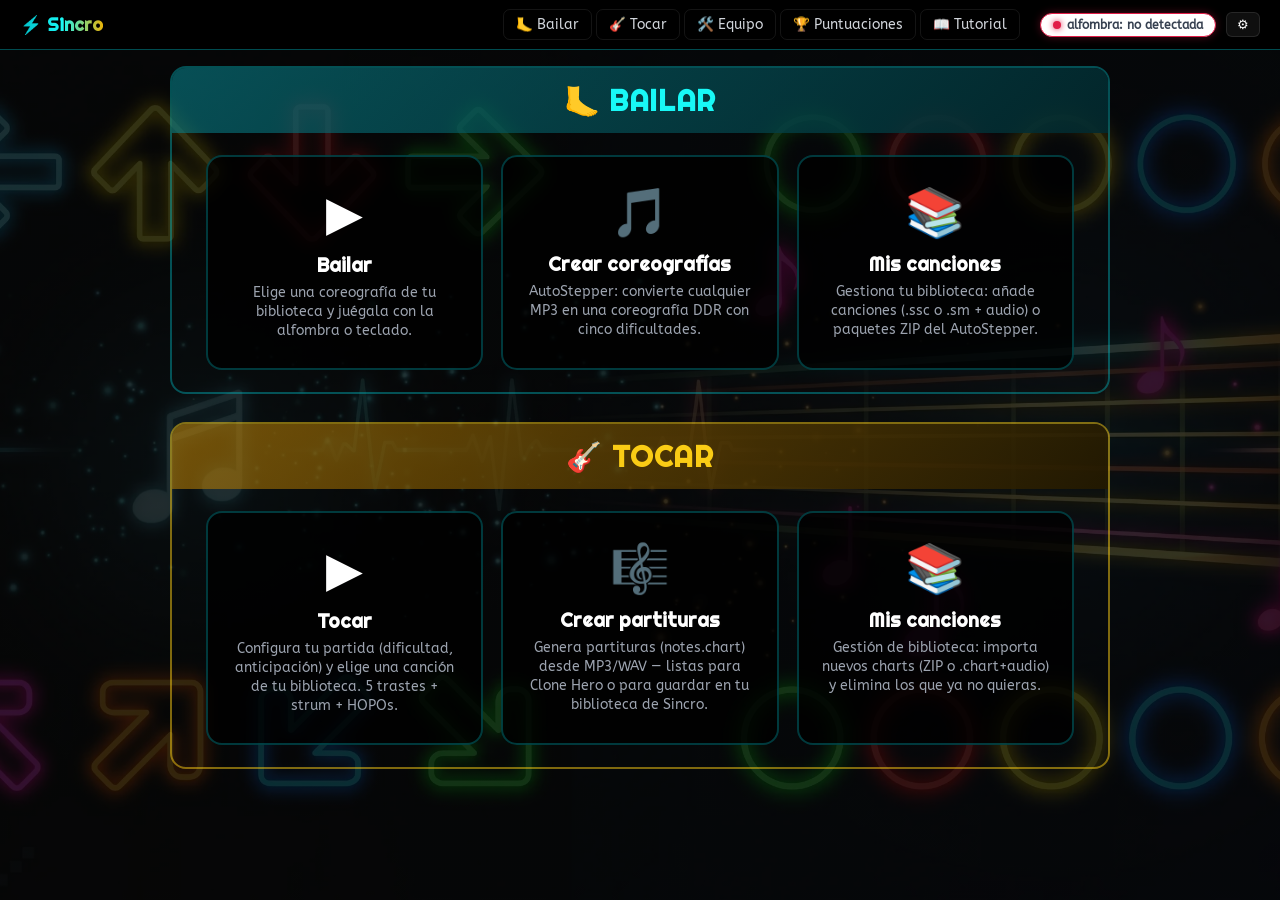
<file: play.html>
<!DOCTYPE html>
<html lang="es">
<head>
<meta charset="UTF-8">
<title>Sincro — Suite rítmica</title>
<meta name="theme-color" content="#00bec8">
<meta name="viewport" content="width=device-width, initial-scale=1, viewport-fit=cover">
<meta name="description" content="Sincro: suite de juego rítmico para alfombra USB y guitarra de 5 trastes. Juega, crea coreografías y prueba tu hardware.">
<link rel="manifest" href="manifest.webmanifest">
<link rel="icon" type="image/svg+xml" href="icons/icon.svg">
<link rel="apple-touch-icon" href="icons/icon.svg">
<script src="stepmania-web/js/pwa-bootstrap.js"></script>
<link rel="stylesheet" href="stepmania-web/css/styles.css">
</head>
<body>

<nav id="topbar">
  <div class="logo">⚡ Sincro</div>
  <div class="crumb"></div>
  <div class="spacer"></div>
  <div class="topbar-nav">
    <button class="topbar-link" onclick="window.location.href='stepmania-play.html'" title="Bailar con alfombra">🦶 Bailar</button>
    <button class="topbar-link" onclick="window.location.href='gh-play.html'" title="Tocar guitarra">🎸 Tocar</button>
    <button class="topbar-link" onclick="window.location.href='test-pad.html'" title="Probar hardware">🛠️ Equipo</button>
    <button class="topbar-link" onclick="window.location.href='rankings.html'" title="Puntuaciones">🏆 Puntuaciones</button>
    <button class="topbar-link" onclick="window.location.href='tutorial.html'" title="Tutorial">📖 Tutorial</button>
  </div>
  <div class="pill off" id="padPill">alfombra: no detectada</div>
  <button class="icon-btn" onclick="openSettings()" id="settingsBtn" style="margin-left:10px" title="Ajustes">⚙</button>
</nav>

<div class="modal-overlay" id="settingsModal" onclick="if(event.target===this)closeSettings()">
  <div class="modal">
    <h2>⚙ Ajustes</h2>
    <div class="param">
      <div class="param-header">
        <span class="param-label">🎵 Global Offset</span>
        <span class="param-value" id="globalOffsetVal">0 ms</span>
      </div>
      <input type="range" id="globalOffset" min="-200" max="200" step="1" value="0">
      <div class="param-help">Si pisas <em>antes</em> del ritmo real, resta. Si pisas <em>después</em>, suma. Para probar la sincronización, abre la pestaña "Comprobar el equipo".</div>
      <div style="margin-top:8px;display:flex;gap:8px;align-items:center;flex-wrap:wrap">
        <button class="action-btn secondary" onclick="autoDetectLatency()" style="font-size:0.82em;padding:6px 12px">🎧 Auto-detectar</button>
        <span id="autoLatencyHint" style="color:var(--gris-400);font-size:0.78em"></span>
      </div>
    </div>
    <div class="param">
      <div class="param-header">
        <span class="param-label">⏱ Velocidad de desplazamiento</span>
      </div>
      <select id="speedMode" style="width:100%;background:rgba(0,0,0,0.4);border:1px solid rgba(131,56,236,0.3);color:#fff;padding:6px 10px;border-radius:6px;margin-bottom:8px">
        <option value="xmod">xMod — Multiplicador (clásico)</option>
        <option value="cmod">CMod — Velocidad constante en BPM</option>
        <option value="mmod">MMod — xMod con techo máximo</option>
      </select>
      <div id="speedRowX">
        <div class="param-header" style="margin-top:4px">
          <span class="param-label" style="font-size:0.88em;opacity:0.85">Multiplicador</span>
          <span class="param-value" id="scrollSpeedVal">1.0x</span>
        </div>
        <input type="range" id="scrollSpeed" min="0.5" max="3.0" step="0.1" value="1.0">
      </div>
      <div id="speedRowC" style="display:none">
        <div class="param-header" style="margin-top:4px">
          <span class="param-label" style="font-size:0.88em;opacity:0.85">BPM constante</span>
          <span class="param-value" id="cmodBPMVal">C300</span>
        </div>
        <input type="range" id="cmodBPM" min="100" max="700" step="10" value="300">
      </div>
      <div id="speedRowM" style="display:none">
        <div class="param-header" style="margin-top:4px">
          <span class="param-label" style="font-size:0.88em;opacity:0.85">BPM máximo (techo)</span>
          <span class="param-value" id="mmodBPMVal">M450</span>
        </div>
        <input type="range" id="mmodBPM" min="100" max="700" step="10" value="450">
      </div>
      <div class="param-help"><strong>xMod:</strong> velocidad fija independiente del tempo. Sube/baja con el slider. <strong>CMod:</strong> elige un BPM cómodo (ej. C300) y todas las canciones se ven igual de rápidas — independiente de su tempo real. Es el truco que usa la comunidad SM para no recalibrar canción a canción. <strong>MMod:</strong> xMod normal pero nunca pasa del BPM tope (útil si mezclas canciones lentas y rápidas).</div>
    </div>
    <div class="param">
      <div class="param-header">
        <span class="param-label">🎯 Timing window</span>
        <span class="param-value" id="timingWinVal">J5 (SM5)</span>
      </div>
      <select id="timingWindow" style="width:100%;background:rgba(0,0,0,0.4);border:1px solid rgba(131,56,236,0.3);color:#fff;padding:6px 10px;border-radius:6px">
        <option value="j4">J4 — Más generoso</option>
        <option value="j5" selected>J5 — SM5 estándar</option>
        <option value="j6">J6 — Más estricto</option>
        <option value="j7">J7 — ITG profesional</option>
      </select>
      <div class="param-help">Define el ancho de las ventanas Excelente/Perfecto/Genial/etc.</div>
    </div>
    <div class="param">
      <div class="param-header">
        <span class="param-label">🎨 NoteSkin (PNG)</span>
        <span class="param-value" id="noteskinStatus">por defecto</span>
      </div>
      <div style="display:flex;gap:8px;flex-wrap:wrap;margin-top:4px">
        <label class="action-btn secondary" style="cursor:pointer;font-size:0.8em;padding:6px 12px">
          📥 Cargar
          <input type="file" id="noteskinInput" accept="image/png,image/*" style="display:none">
        </label>
        <button class="action-btn secondary" onclick="clearNoteskinUi()" style="font-size:0.8em;padding:6px 12px">Restaurar</button>
      </div>
      <div class="param-help">PNG cuadrado apuntando hacia arriba. Se rota por carril y se tinta con el color del quant. Se guarda en localStorage.</div>
    </div>
    <div class="param">
      <div class="param-header">
        <span class="param-label">🖼 Fondo (imagen)</span>
        <span class="param-value" id="bgStatus">procedural</span>
      </div>
      <div style="display:flex;gap:8px;flex-wrap:wrap;margin-top:4px">
        <label class="action-btn secondary" style="cursor:pointer;font-size:0.8em;padding:6px 12px">
          📥 Cargar
          <input type="file" id="bgInput" accept="image/*" style="display:none">
        </label>
        <button class="action-btn secondary" onclick="clearBgUi()" style="font-size:0.8em;padding:6px 12px">Quitar</button>
      </div>
      <div class="param-help">Si no cargas nada, cada canción tiene un fondo procedural único basado en su título.</div>
    </div>
    <div class="close-row">
      <button class="action-btn secondary" onclick="closeSettings()">Cerrar</button>
    </div>
  </div>
</div>

<!-- MAIN MENU (dashboard) -->
<div class="screen" id="menu-screen">
  <div class="container">
    <!-- ===== SECCIÓN STEPMANIA (alfombra) ===== -->
    <section class="dashboard-section sm-section">
      <h2 class="section-title">🦶 Bailar</h2>
      <div class="menu-grid">
        <div class="menu-card" onclick="window.location.href='stepmania-play.html'">
          <div class="icon">&#9654;</div>
          <div class="title">Bailar</div>
          <div class="desc">Elige una coreografía de tu biblioteca y juégala con la alfombra o teclado.</div>
        </div>
        <div class="menu-card" onclick="window.location.href='autostepper.html'">
          <div class="icon">🎵</div>
          <div class="title">Crear coreografías</div>
          <div class="desc">AutoStepper: convierte cualquier MP3 en una coreografía DDR con cinco dificultades.</div>
        </div>
        <div class="menu-card" onclick="window.location.href='stepmania-play.html#library'">
          <div class="icon">📚</div>
          <div class="title">Mis canciones</div>
          <div class="desc">Gestiona tu biblioteca: añade canciones (.ssc o .sm + audio) o paquetes ZIP del AutoStepper.</div>
        </div>
      </div>
    </section>

    <!-- ===== SECCIÓN GUITAR HERO ===== -->
    <section class="dashboard-section gh-section">
      <h2 class="section-title">🎸 Tocar</h2>
      <div class="menu-grid">
        <div class="menu-card" onclick="window.location.href='gh-play.html'">
          <div class="icon">&#9654;</div>
          <div class="title">Tocar</div>
          <div class="desc">Configura tu partida (dificultad, anticipación) y elige una canción de tu biblioteca. 5 trastes + strum + HOPOs.</div>
        </div>
        <div class="menu-card" onclick="window.location.href='gh-autostepper.html'">
          <div class="icon">🎼</div>
          <div class="title">Crear partituras</div>
          <div class="desc">Genera partituras (notes.chart) desde MP3/WAV — listas para Clone Hero o para guardar en tu biblioteca de Sincro.</div>
        </div>
        <div class="menu-card" onclick="window.location.href='gh-play.html#library'">
          <div class="icon">📚</div>
          <div class="title">Mis canciones</div>
          <div class="desc">Gestión de biblioteca: importa nuevos charts (ZIP o .chart+audio) y elimina los que ya no quieras.</div>
        </div>
      </div>
    </section>

  </div>
</div>

<!--
  Dashboard puro: el motor SM vive en stepmania-play.html, el tutorial en
  tutorial.html, la calibración de audio dentro del test-pad (tab "Sync de
  audio"), AutoStepper en autostepper.html, test pad en test-pad.html, GH en
  gh-play.html. Aquí solo cargamos lo mínimo: core.js para gamepad pill +
  settings modal.
-->
<script src="stepmania-web/js/scores.js"></script>
<script src="stepmania-web/js/core.js"></script>
<script>
  // Kickoff: solo el polling de gamepad (para que el padPill se actualice
  // cuando la alfombra esté conectada) y bindings del settings modal.
  pollGamepad();

  // Wiring del settings modal — réplica reducida de app.js sin el resto
  // del SPA. Solo necesitamos globalOffset / scrollSpeed / timingWindow /
  // noteskin / bg. NoteSkin y bg solo se aplican en partidas, así que aquí
  // los exponemos pero su efecto se ve dentro del motor.
  (function bindDashboardSettings() {
    const go = document.getElementById('globalOffset');
    if (!go) return;
    go.addEventListener('input', e => {
      settings.globalOffset = parseInt(e.target.value);
      document.getElementById('globalOffsetVal').textContent = settings.globalOffset + ' ms';
      saveSettings();
    });
    document.getElementById('scrollSpeed').addEventListener('input', e => {
      settings.scrollSpeed = parseFloat(e.target.value);
      document.getElementById('scrollSpeedVal').textContent = settings.scrollSpeed.toFixed(1) + 'x';
      saveSettings();
    });
    document.getElementById('speedMode').addEventListener('change', e => {
      settings.speedMode = e.target.value;
      refreshSpeedModeUi();
      saveSettings();
    });
    document.getElementById('cmodBPM').addEventListener('input', e => {
      settings.cmodBPM = parseInt(e.target.value);
      document.getElementById('cmodBPMVal').textContent = 'C' + settings.cmodBPM;
      saveSettings();
    });
    document.getElementById('mmodBPM').addEventListener('input', e => {
      settings.mmodBPM = parseInt(e.target.value);
      document.getElementById('mmodBPMVal').textContent = 'M' + settings.mmodBPM;
      saveSettings();
    });
    document.getElementById('timingWindow').addEventListener('change', e => {
      settings.timingWindow = e.target.value;
      const label = (typeof TIMING_WIN_LABEL !== 'undefined' && TIMING_WIN_LABEL[settings.timingWindow]) || 'J5';
      document.getElementById('timingWinVal').textContent = label;
      saveSettings();
    });
  })();

  function autoDetectLatency() {
    const ctx = ensureAudioCtx();
    const hint = document.getElementById('autoLatencyHint');
    const base = (ctx.baseLatency || 0) * 1000;
    const out  = (ctx.outputLatency || 0) * 1000;
    const total = Math.round(base + out);
    if (total === 0) {
      hint.textContent = 'Tu navegador no expone outputLatency (Safari/Firefox antiguos). Usa la calibración manual.';
      hint.style.color = 'var(--color-warning)';
      return;
    }
    const clamped = Math.max(-200, Math.min(200, total));
    settings.globalOffset = clamped;
    document.getElementById('globalOffset').value = clamped;
    document.getElementById('globalOffsetVal').textContent = clamped + ' ms';
    saveSettings();
    hint.textContent = `base ${base.toFixed(1)}ms + output ${out.toFixed(1)}ms = ${total}ms aplicado.`;
    hint.style.color = 'var(--color-success)';
  }

  // NoteSkin y bg uploads — solo persistencia, el render real ocurre en el motor.
  function clearNoteskinUi() {
    try { localStorage.removeItem('stepmania-web-noteskin'); } catch (_) {}
    document.getElementById('noteskinStatus').textContent = 'por defecto';
  }
  function clearBgUi() {
    try { localStorage.removeItem('stepmania-web-bg'); } catch (_) {}
    document.getElementById('bgStatus').textContent = 'procedural';
  }
  document.getElementById('noteskinInput')?.addEventListener('change', e => {
    const f = e.target.files[0];
    if (!f) return;
    const reader = new FileReader();
    reader.onload = ev => {
      try { localStorage.setItem('stepmania-web-noteskin', ev.target.result); } catch (_) {}
      document.getElementById('noteskinStatus').textContent = f.name.length > 18 ? f.name.slice(0,18)+'...' : f.name;
    };
    reader.readAsDataURL(f);
    e.target.value = '';
  });
  document.getElementById('bgInput')?.addEventListener('change', e => {
    const f = e.target.files[0];
    if (!f) return;
    const reader = new FileReader();
    reader.onload = ev => {
      try { localStorage.setItem('stepmania-web-bg', ev.target.result); } catch (_) {}
      document.getElementById('bgStatus').textContent = f.name.length > 18 ? f.name.slice(0,18)+'...' : f.name;
    };
    reader.readAsDataURL(f);
    e.target.value = '';
  });

  // Mostrar estado inicial del NoteSkin / bg si ya hay valores guardados:
  (function syncInitialAssetStatus() {
    try {
      if (localStorage.getItem('stepmania-web-noteskin')) {
        document.getElementById('noteskinStatus').textContent = 'PNG cargado';
      }
      if (localStorage.getItem('stepmania-web-bg')) {
        document.getElementById('bgStatus').textContent = 'imagen cargada';
      }
    } catch (_) {}
  })();
</script>

</body>
</html>
</file>
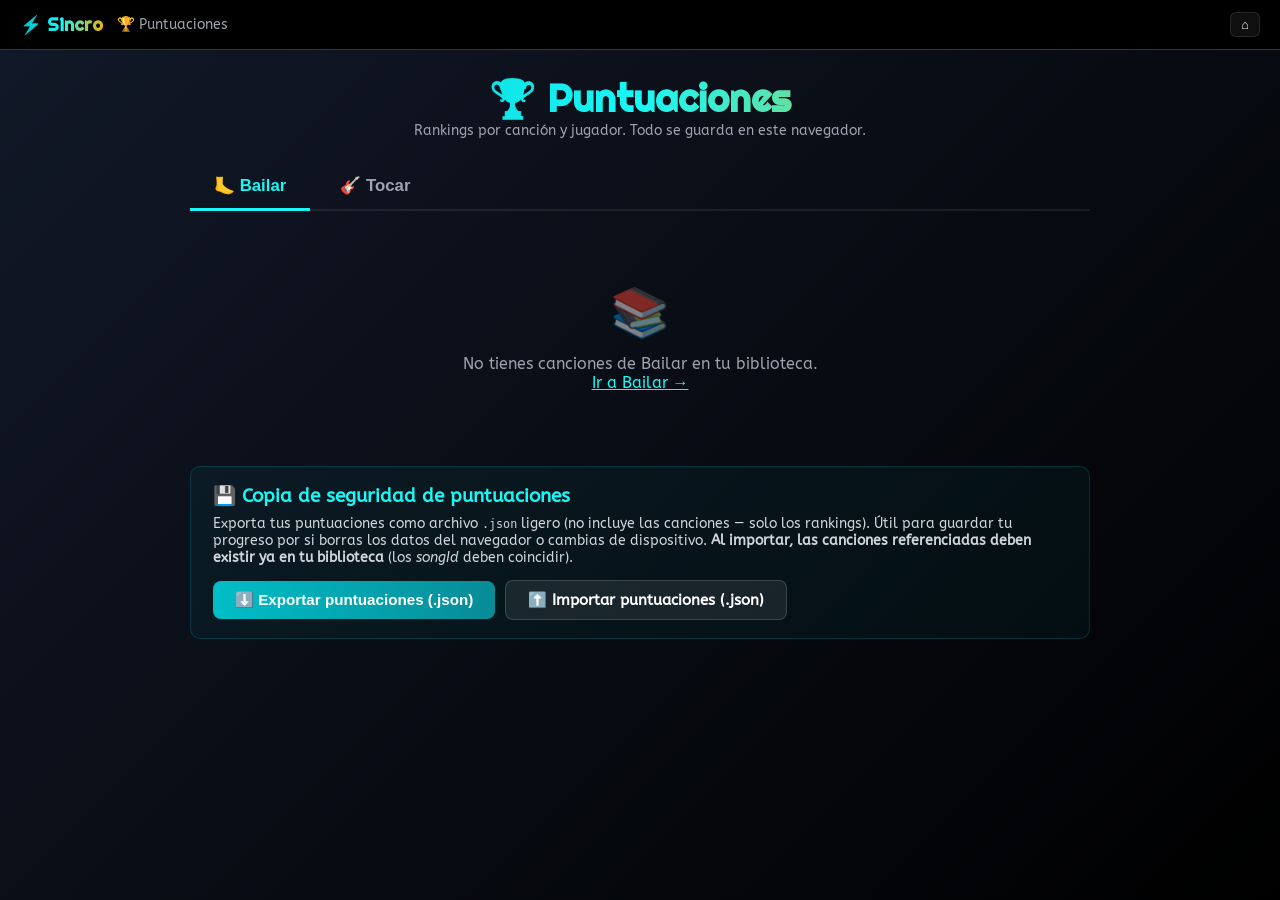
<file: rankings.html>
<!DOCTYPE html>
<html lang="es">
<head>
<meta charset="UTF-8">
<title>Sincro — Puntuaciones y rankings</title>
<meta name="viewport" content="width=device-width, initial-scale=1, viewport-fit=cover">
<meta name="theme-color" content="#00bec8">
<meta name="description" content="Sincro: rankings arcade por canción y jugador. Exporta tus puntuaciones para no perderlas si borras los datos del navegador.">
<link rel="manifest" href="manifest.webmanifest">
<link rel="icon" type="image/svg+xml" href="icons/icon.svg">
<link rel="apple-touch-icon" href="icons/icon.svg">
<script src="stepmania-web/js/pwa-bootstrap.js"></script>
<link rel="stylesheet" href="stepmania-web/css/styles.css">
<style>
  /* Estilos específicos de esta página: tabs grandes, song-card expandible.
     El detail/summary es CSS-only (mismo patrón que el modal acordeón). */
  .rankings-tabs-main {
    display: flex; gap: 6px;
    margin: 16px 0 24px;
    border-bottom: 2px solid rgba(255,255,255,0.08);
  }
  .rankings-tabs-main button {
    background: transparent; border: none;
    color: var(--gris-400);
    padding: 12px 24px;
    font-size: 1.05em; font-weight: 700;
    cursor: pointer;
    border-bottom: 3px solid transparent;
    margin-bottom: -2px;
    transition: color 0.15s, border-color 0.15s;
  }
  .rankings-tabs-main button:hover { color: #fff; }
  .rankings-tabs-main button.active {
    color: var(--turquesa-400);
    border-bottom-color: var(--turquesa-400);
  }
  .rankings-empty-state {
    text-align: center; padding: 50px 20px;
    color: var(--gris-400);
  }
  .rankings-empty-state .icon { font-size: 3em; opacity: 0.5; margin-bottom: 12px; }
  .song-rank-card {
    background: rgba(255,255,255,0.03);
    border: 1px solid rgba(255,255,255,0.06);
    border-radius: 10px;
    margin-bottom: 10px;
    padding: 0;
    overflow: hidden;
  }
  .song-rank-card > summary {
    cursor: pointer;
    padding: 14px 18px;
    display: flex; align-items: center; gap: 14px;
    list-style: none;
    flex-wrap: wrap;
  }
  .song-rank-card > summary::-webkit-details-marker { display: none; }
  .song-rank-card > summary::before {
    content: '▸'; color: var(--turquesa-400);
    transition: transform 0.15s;
    font-size: 1.2em; width: 16px;
  }
  .song-rank-card[open] > summary::before { transform: rotate(90deg); }
  .song-rank-card > summary strong { color: #fff; font-size: 1em; }
  .song-rank-card > summary .meta { color: var(--gris-400); font-size: 0.85em; }
  .song-rank-card > summary .top-pill {
    margin-left: auto;
    display: flex; align-items: center; gap: 8px;
    font-size: 0.88em;
  }
  .song-rank-card > summary .top-pill .champ-grade {
    font-family: 'Consolas', monospace;
    font-weight: 800; font-size: 0.85em;
    padding: 2px 8px; border-radius: 5px;
  }
  .song-rank-body { padding: 0 18px 14px; }
  .song-rank-body h4 {
    margin: 10px 0 6px;
    color: var(--gris-300); font-size: 0.82em;
    text-transform: uppercase; letter-spacing: 0.06em;
  }
  .io-zone {
    background: rgba(0,190,200,0.05);
    border: 1px solid rgba(0,190,200,0.2);
    border-radius: 10px;
    padding: 18px 22px;
    margin: 24px 0;
  }
  .io-zone h3 { margin: 0 0 8px; color: var(--turquesa-400); }
  .io-zone p { color: var(--gris-300); font-size: 0.9em; margin: 0 0 14px; }
  .io-zone .io-row { display: flex; gap: 10px; flex-wrap: wrap; align-items: center; }
  #ioStatus { color: var(--gris-300); font-size: 0.88em; }
</style>
</head>
<body>

<nav id="topbar">
  <div class="logo" onclick="window.location.href='play.html'">⚡ Sincro</div>
  <div class="crumb">🏆 Puntuaciones</div>
  <div class="spacer"></div>
  <button class="icon-btn" onclick="window.location.href='play.html'" id="homeBtn" style="margin-left:6px" title="Menú principal">⌂</button>
</nav>

<div class="screen active" id="rankings-screen">
  <div class="container" style="max-width:900px">
    <h1 style="margin:0">🏆 Puntuaciones</h1>
    <p class="subtitle">Rankings por canción y jugador. Todo se guarda en este navegador.</p>

    <div class="rankings-tabs-main">
      <button id="tabSM" class="active" onclick="switchTab('sm')">🦶 Bailar</button>
      <button id="tabGH" onclick="switchTab('gh')">🎸 Tocar</button>
    </div>

    <div id="rankingsList"></div>

    <div class="io-zone">
      <h3>💾 Copia de seguridad de puntuaciones</h3>
      <p>Exporta tus puntuaciones como archivo <code>.json</code> ligero (no incluye las canciones — solo los rankings). Útil para guardar tu progreso por si borras los datos del navegador o cambias de dispositivo. <strong>Al importar, las canciones referenciadas deben existir ya en tu biblioteca</strong> (los <em>songId</em> deben coincidir).</p>
      <div class="io-row">
        <button class="action-btn" onclick="doExport()">⬇️ Exportar puntuaciones (.json)</button>
        <label class="action-btn secondary" style="cursor:pointer">
          ⬆️ Importar puntuaciones (.json)
          <input type="file" id="importInput" accept="application/json,.json" style="display:none">
        </label>
        <span id="ioStatus"></span>
      </div>
    </div>
  </div>
</div>

<script src="stepmania-web/js/scores.js"></script>
<script src="stepmania-web/js/core.js"></script>
<script src="stepmania-web/js/gh-db.js"></script>
<script>
// =============================================================================
//  RANKINGS — vista agregada de puntuaciones para SM + GH.
//
//  Diseño: un tab por juego. Para cada canción de la biblioteca se carga su
//  lista de runs, se calcula `bestRunPerPlayer` (top 10 jugadores con su
//  mejor partida) y se renderiza dentro de un `<details>` expandible.
//
//  La sección final permite export/import JSON solo de los runs — no de las
//  canciones. Útil para que el usuario no pierda su progreso si limpia los
//  datos del navegador. Si al importar el songId no existe en la biblioteca
//  local, el run se descarta (no podríamos asociarlo a una canción).
// =============================================================================

let _currentTab = 'sm';

function switchTab(tab) {
  _currentTab = tab;
  document.getElementById('tabSM').classList.toggle('active', tab === 'sm');
  document.getElementById('tabGH').classList.toggle('active', tab === 'gh');
  loadRankings(tab);
}

async function loadRankings(gameType) {
  const list = document.getElementById('rankingsList');
  list.innerHTML = '<p style="color:var(--gris-400);text-align:center;padding:30px">Cargando…</p>';

  // Cargamos canciones (de la biblioteca del juego correspondiente) Y runs en
  // paralelo. Filtramos los runs por gameType porque la DB se comparte.
  let songs;
  if (gameType === 'sm') {
    songs = await dbAll();
  } else {
    songs = await window.GHLibrary.all();
  }
  const runsAll = filterRunsByGame(await dbRunsAll(), gameType);

  if (!songs.length) {
    const otherUrl = gameType === 'sm' ? 'stepmania-play.html' : 'gh-play.html';
    const label = gameType === 'sm' ? 'Bailar' : 'Tocar';
    list.innerHTML = `
      <div class="rankings-empty-state">
        <div class="icon">📚</div>
        <p>No tienes canciones de ${escapeHtml(label)} en tu biblioteca.</p>
        <p><a href="${otherUrl}" style="color:var(--turquesa-400)">Ir a ${escapeHtml(label)} →</a></p>
      </div>`;
    return;
  }

  // Agrupar runs por songId
  const runsBySong = new Map();
  for (const r of runsAll) {
    if (!runsBySong.has(r.songId)) runsBySong.set(r.songId, []);
    runsBySong.get(r.songId).push(r);
  }

  // Solo mostramos canciones que tengan al menos 1 run — si no, listar la
  // biblioteca entera al completo aquí confunde (no es la pantalla "Tocar").
  const songsWithRuns = songs.filter(s => runsBySong.has(s.id));

  if (!songsWithRuns.length) {
    const playUrl = gameType === 'sm' ? 'stepmania-play.html' : 'gh-play.html';
    list.innerHTML = `
      <div class="rankings-empty-state">
        <div class="icon">🎮</div>
        <p>Tienes canciones pero todavía no has guardado ninguna puntuación.</p>
        <p>Juega una canción y guarda tu nombre al acabar — aparecerá aquí.</p>
        <p><a href="${playUrl}" style="color:var(--turquesa-400)">Empezar →</a></p>
      </div>`;
    return;
  }

  // Ordenar canciones por score más alto (la más competitiva arriba)
  songsWithRuns.sort((a, b) => {
    const topA = rankRuns(runsBySong.get(a.id))[0]?.score || 0;
    const topB = rankRuns(runsBySong.get(b.id))[0]?.score || 0;
    return topB - topA;
  });

  // Función para traducir chartKey según el juego.
  const labelFor = gameType === 'sm'
    ? (k) => diffLabel(k)
    : (k) => ghDiffLabelLocal(k);

  list.innerHTML = songsWithRuns.map(s => {
    const songRuns = runsBySong.get(s.id);
    const champ = rankRuns(songRuns)[0];
    // Agrupar por dificultad
    const byChart = new Map();
    for (const r of songRuns) {
      if (!byChart.has(r.chartKey)) byChart.set(r.chartKey, []);
      byChart.get(r.chartKey).push(r);
    }
    const chartOrder = gameType === 'sm'
      ? ['Beginner', 'Easy', 'Medium', 'Hard', 'Challenge', 'Edit']
      : ['EasySingle', 'MediumSingle', 'HardSingle', 'ExpertSingle'];
    const orderedKeys = Array.from(byChart.keys()).sort((a, b) => {
      const ia = chartOrder.indexOf(a), ib = chartOrder.indexOf(b);
      return (ia < 0 ? 99 : ia) - (ib < 0 ? 99 : ib);
    });

    const sections = orderedKeys.map(chartKey => {
      const chartRuns = byChart.get(chartKey);
      const top = bestRunPerPlayer(chartRuns).slice(0, 10);
      return `
        <h4>${escapeHtml(labelFor(chartKey))} <span class="muted" style="color:var(--gris-500);font-size:0.92em;font-weight:400;text-transform:none;letter-spacing:0">· ${chartRuns.length} partida${chartRuns.length === 1 ? '' : 's'}</span></h4>
        <ol class="ranking-list">
          ${top.map((r, i) => `
            <li class="ranking-row">
              <span class="rank-num">#${i + 1}</span>
              <span class="rank-name">${escapeHtml(r.playerName || 'Anónimo')}</span>
              <span class="rank-grade g-${(r.grade || '').toLowerCase()}">${escapeHtml(r.grade || '—')}</span>
              <span class="rank-score">${(r.score || 0).toLocaleString()}</span>
            </li>`).join('')}
        </ol>`;
    }).join('');

    const songLabel = s.title || 'Sin título';
    const artist = s.artist || 'Unknown';

    return `
      <details class="song-rank-card">
        <summary>
          <div style="flex:1;min-width:0">
            <strong>${escapeHtml(songLabel)}</strong>
            <span class="meta"> · ${escapeHtml(artist)} · ${songRuns.length} partida${songRuns.length === 1 ? '' : 's'}</span>
          </div>
          <div class="top-pill">
            <span>👑</span>
            <span style="color:#fff;font-weight:600">${escapeHtml(champ.playerName || 'Anónimo')}</span>
            <span class="champ-grade g-${(champ.grade || '').toLowerCase()}">${escapeHtml(champ.grade || '')}</span>
            <span style="color:#ffbe0b;font-family:'Consolas',monospace;font-weight:700">${(champ.score || 0).toLocaleString()}</span>
          </div>
        </summary>
        <div class="song-rank-body">${sections}</div>
      </details>`;
  }).join('');
}

// Helper local porque ghDiffLabel vive inline en gh-play.html (no en gh-db.js).
// Aquí lo reimplementamos para no tener que importar gh-play.html entero.
function ghDiffLabelLocal(key) {
  const map = { EasySingle: 'Fácil', MediumSingle: 'Intermedio', HardSingle: 'Difícil', ExpertSingle: 'Experto' };
  return map[key] || key;
}

// ----- Export / Import JSON --------------------------------------------------
async function doExport() {
  const status = document.getElementById('ioStatus');
  status.textContent = 'Exportando…';
  try {
    const { count, sizeKB } = await exportRunsJson();
    status.innerHTML = `<span style="color:#00ff64">✓ ${count} partidas exportadas (${sizeKB} KB)</span>`;
  } catch (e) {
    status.innerHTML = `<span style="color:#ff6688">✗ Error: ${escapeHtml(e.message)}</span>`;
  }
}

document.getElementById('importInput').addEventListener('change', async e => {
  const file = e.target.files && e.target.files[0];
  if (!file) return;
  const status = document.getElementById('ioStatus');
  status.textContent = 'Importando…';
  try {
    const { imported, skipped, total } = await importRunsJson(file);
    let msg = `✓ ${imported} importadas`;
    if (skipped) msg += `, ${skipped} omitidas (canción no encontrada en biblioteca)`;
    status.innerHTML = `<span style="color:#00ff64">${msg}</span>`;
    loadRankings(_currentTab);
  } catch (err) {
    status.innerHTML = `<span style="color:#ff6688">✗ ${escapeHtml(err.message)}</span>`;
  }
  e.target.value = '';
});

// Kickoff
loadRankings('sm');
</script>

</body>
</html>
</file>
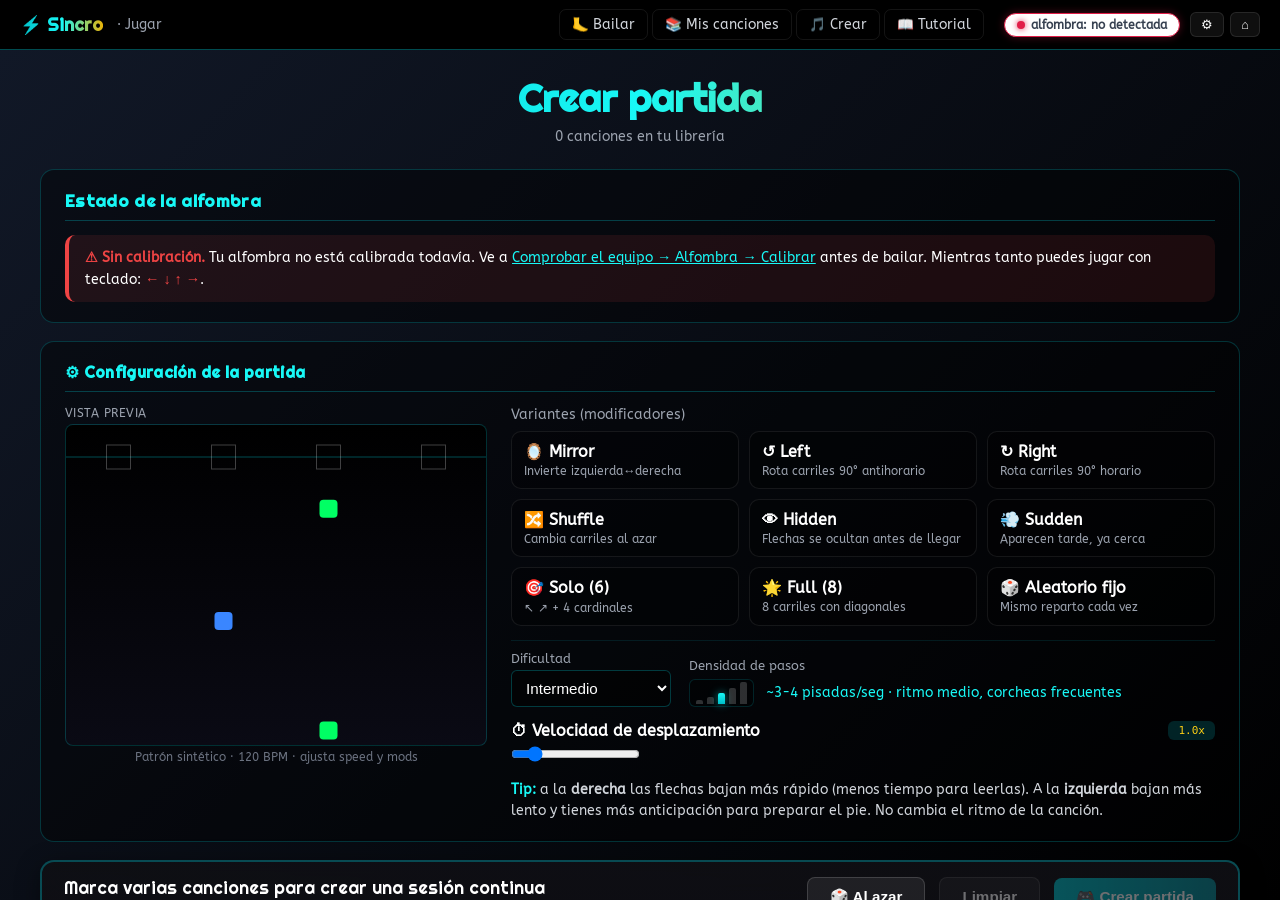
<file: stepmania-play.html>
<!DOCTYPE html>
<html lang="es">
<head>
<meta charset="UTF-8">
<title>Sincro DDR — Bailar con la alfombra</title>
<meta name="theme-color" content="#00bec8">
<meta name="viewport" content="width=device-width, initial-scale=1, viewport-fit=cover">
<link rel="manifest" href="manifest.webmanifest">
<link rel="icon" type="image/svg+xml" href="icons/icon.svg">
<link rel="apple-touch-icon" href="icons/icon.svg">
<script src="stepmania-web/js/pwa-bootstrap.js"></script>
<link rel="stylesheet" href="stepmania-web/css/styles.css">
</head>
<body>

<nav id="topbar">
  <div class="logo" onclick="window.location.href='play.html'">⚡ Sincro</div>
  <div class="crumb" id="crumb"></div>
  <div class="spacer"></div>
  <div class="topbar-nav">
    <button class="topbar-link" onclick="goto('songs')" title="Bailar con alfombra">🦶 Bailar</button>
    <button class="topbar-link" onclick="goto('library')" title="Biblioteca de canciones">📚 Mis canciones</button>
    <button class="topbar-link" onclick="window.location.href='autostepper.html'" title="Crear coreografías">🎵 Crear</button>
    <button class="topbar-link" onclick="window.location.href='tutorial.html'" title="Tutorial">📖 Tutorial</button>
  </div>
  <div class="pill off" id="padPill">alfombra: no detectada</div>
  <button class="icon-btn" onclick="openSettings()" id="settingsBtn" style="margin-left:10px" title="Ajustes">⚙</button>
  <button class="icon-btn" onclick="window.location.href='play.html'" id="homeBtn" style="margin-left:6px" title="Menú principal">⌂</button>
</nav>

<!-- SETTINGS MODAL -->
<div class="modal-overlay" id="settingsModal" onclick="if(event.target===this)closeSettings()">
  <div class="modal">
    <h2>⚙ Ajustes</h2>
    <div class="param">
      <div class="param-header">
        <span class="param-label">🎵 Global Offset</span>
        <span class="param-value" id="globalOffsetVal">0 ms</span>
      </div>
      <input type="range" id="globalOffset" min="-200" max="200" step="1" value="0">
      <div class="param-help">Si pisas <em>antes</em> del ritmo real, resta. Si pisas <em>después</em>, suma. Para probar la sincronización, abre la pestaña "Comprobar el equipo".</div>
      <div style="margin-top:8px;display:flex;gap:8px;align-items:center;flex-wrap:wrap">
        <button class="action-btn secondary" onclick="autoDetectLatency()" style="font-size:0.82em;padding:6px 12px">🎧 Auto-detectar</button>
        <span id="autoLatencyHint" style="color:var(--gris-400);font-size:0.78em"></span>
      </div>
    </div>
    <div class="param">
      <div class="param-header">
        <span class="param-label">⏱ Velocidad de desplazamiento</span>
      </div>
      <select id="speedMode" style="width:100%;background:rgba(0,0,0,0.4);border:1px solid rgba(131,56,236,0.3);color:#fff;padding:6px 10px;border-radius:6px;margin-bottom:8px">
        <option value="xmod">xMod — Multiplicador (clásico)</option>
        <option value="cmod">CMod — Velocidad constante en BPM</option>
        <option value="mmod">MMod — xMod con techo máximo</option>
      </select>
      <div id="speedRowX">
        <div class="param-header" style="margin-top:4px">
          <span class="param-label" style="font-size:0.88em;opacity:0.85">Multiplicador</span>
          <span class="param-value" id="scrollSpeedVal">1.0x</span>
        </div>
        <input type="range" id="scrollSpeed" min="0.5" max="3.0" step="0.1" value="1.0">
      </div>
      <div id="speedRowC" style="display:none">
        <div class="param-header" style="margin-top:4px">
          <span class="param-label" style="font-size:0.88em;opacity:0.85">BPM constante</span>
          <span class="param-value" id="cmodBPMVal">C300</span>
        </div>
        <input type="range" id="cmodBPM" min="100" max="700" step="10" value="300">
      </div>
      <div id="speedRowM" style="display:none">
        <div class="param-header" style="margin-top:4px">
          <span class="param-label" style="font-size:0.88em;opacity:0.85">BPM máximo (techo)</span>
          <span class="param-value" id="mmodBPMVal">M450</span>
        </div>
        <input type="range" id="mmodBPM" min="100" max="700" step="10" value="450">
      </div>
      <div class="param-help"><strong>xMod:</strong> velocidad fija independiente del tempo. Sube/baja con el slider. <strong>CMod:</strong> elige un BPM cómodo (ej. C300) y todas las canciones se ven igual de rápidas — independiente de su tempo real. Es el truco que usa la comunidad SM para no recalibrar canción a canción. <strong>MMod:</strong> xMod normal pero nunca pasa del BPM tope (útil si mezclas canciones lentas y rápidas).</div>
    </div>
    <div class="param">
      <div class="param-header">
        <span class="param-label">🎯 Timing window</span>
        <span class="param-value" id="timingWinVal">J5 (SM5)</span>
      </div>
      <select id="timingWindow" style="width:100%;background:rgba(0,0,0,0.4);border:1px solid rgba(131,56,236,0.3);color:#fff;padding:6px 10px;border-radius:6px">
        <option value="j4">J4 — Más generoso</option>
        <option value="j5" selected>J5 — SM5 estándar</option>
        <option value="j6">J6 — Más estricto</option>
        <option value="j7">J7 — ITG profesional</option>
      </select>
      <div class="param-help">Define el ancho de las ventanas Excelente/Perfecto/Genial/etc.</div>
    </div>
    <div class="param">
      <div class="param-header">
        <span class="param-label">🎨 NoteSkin (PNG)</span>
        <span class="param-value" id="noteskinStatus">por defecto</span>
      </div>
      <div style="display:flex;gap:8px;flex-wrap:wrap;margin-top:4px">
        <label class="action-btn secondary" style="cursor:pointer;font-size:0.8em;padding:6px 12px">
          📥 Cargar
          <input type="file" id="noteskinInput" accept="image/png,image/*" style="display:none">
        </label>
        <button class="action-btn secondary" onclick="clearNoteskinUi()" style="font-size:0.8em;padding:6px 12px">Restaurar</button>
      </div>
      <div class="param-help">PNG cuadrado apuntando hacia arriba. Se rota por carril y se tinta con el color del quant. Se guarda en localStorage.</div>
    </div>
    <div class="param">
      <div class="param-header">
        <span class="param-label">🖼 Fondo (imagen)</span>
        <span class="param-value" id="bgStatus">procedural</span>
      </div>
      <div style="display:flex;gap:8px;flex-wrap:wrap;margin-top:4px">
        <label class="action-btn secondary" style="cursor:pointer;font-size:0.8em;padding:6px 12px">
          📥 Cargar
          <input type="file" id="bgInput" accept="image/*" style="display:none">
        </label>
        <button class="action-btn secondary" onclick="clearBgUi()" style="font-size:0.8em;padding:6px 12px">Quitar</button>
      </div>
      <div class="param-help">Si no cargas nada, cada canción tiene un fondo procedural único basado en su título.</div>
    </div>
    <div class="close-row">
      <button class="action-btn secondary" onclick="closeSettings()">Cerrar</button>
    </div>
  </div>
</div>

<!-- BPM/OFFSET EDIT MODAL -->
<div class="modal-overlay" id="bpmEditModal" onclick="if(event.target===this)closeBpmEdit()">
  <div class="modal">
    <h2>✏ Ajustar BPM y offset</h2>
    <div id="bpmEditWarn" style="margin-bottom:12px"></div>
    <div class="param">
      <div class="param-header">
        <span class="param-label">🎵 BPM</span>
        <span class="param-value" id="bpmEditVal">120.0</span>
      </div>
      <input type="number" id="bpmEditInput" min="40" max="300" step="0.1" style="width:100%;background:rgba(0,0,0,0.4);border:1px solid rgba(0,190,200,0.3);color:#fff;padding:8px 12px;border-radius:6px;font-family:var(--font-mono);font-size:1em">
    </div>
    <div class="param">
      <div class="param-header">
        <span class="param-label">⏱ Offset (segundos)</span>
        <span class="param-value" id="offsetEditVal">0.000</span>
      </div>
      <input type="number" id="offsetEditInput" step="0.001" style="width:100%;background:rgba(0,0,0,0.4);border:1px solid rgba(0,190,200,0.3);color:#fff;padding:8px 12px;border-radius:6px;font-family:var(--font-mono);font-size:1em">
      <div class="param-help">Positivo = el primer beat suena después del segundo 0. Negativo = empieza antes (raro).</div>
    </div>
    <div class="close-row" style="gap:8px">
      <button class="action-btn secondary" onclick="closeBpmEdit()">Cancelar</button>
      <button class="action-btn" onclick="saveBpmEdit()">Guardar</button>
    </div>
  </div>
</div>

<!-- LIBRARY — estructura unificada con gh-library-screen:
     h1 + manageBar sticky (selección múltiple) + card "Canciones en biblioteca"
     + card "📥 Importar canciones" con drop-zones + card "💾 Copia de seguridad"
     + CTAs finales. Mismo patrón de botones/secciones que la biblioteca GH. -->
<div class="screen hidden" id="library-screen">
  <div class="container">
    <div style="display:flex;align-items:baseline;gap:14px;flex-wrap:wrap">
      <h1 style="margin:0">📚 Mis canciones</h1>
    </div>
    <p class="subtitle">Tu biblioteca personal (guardada en este navegador)</p>

    <div class="card">
      <!-- Header inline: título + botones de gestión a la derecha. Los
           botones existen siempre (disabled si no hay selección); al marcar
           ≥1 canción se activan y el de borrado muestra el conteo
           "🗑 Eliminar (N)". -->
      <div style="display:flex;align-items:center;gap:12px;flex-wrap:wrap;margin-bottom:10px">
        <h2 style="margin:0">Canciones en biblioteca <span id="libraryCount" style="font-size:0.55em;color:var(--gris-500);font-weight:400;font-family:var(--font-sans)"></span></h2>
        <div style="margin-left:auto;display:flex;gap:8px;align-items:center;flex-wrap:wrap">
          <span id="libraryManageCount" style="color:var(--gris-400);font-size:0.85em"></span>
          <button class="action-btn secondary" id="libraryManageClearBtn" onclick="clearLibraryManageSelection()" disabled style="padding:8px 14px;font-size:0.9em">Limpiar</button>
          <button class="action-btn" id="libraryManageDeleteBtn" onclick="bulkDeleteFromLibrary()" disabled style="padding:8px 14px;font-size:0.9em;background:linear-gradient(90deg,var(--color-error),#9f1239)">🗑 Eliminar seleccionadas</button>
        </div>
      </div>
      <div id="backupStatus" style="margin-bottom:10px;font-size:0.85em;color:var(--gris-400)"></div>
      <div class="toolbar" style="margin-bottom:10px">
        <input type="text" id="librarySearchTitle" placeholder="🔍 Título..." autocomplete="off" style="flex:1;min-width:140px">
        <input type="text" id="librarySearchArtist" placeholder="🎤 Artista..." autocomplete="off" style="flex:1;min-width:140px">
      </div>
      <div id="libraryContainer">Cargando...</div>
    </div>

    <div class="card">
      <h2>📥 Importar canciones</h2>
      <p>Arrastra los archivos sobre el cuadro correspondiente o haz click para seleccionar. Tras importar, las canciones aparecen en <a href="#" onclick="goto('songs');return false" style="color:var(--turquesa-400)">🦶 Bailar</a> listas para jugar.</p>

      <div class="files-grid">
        <label class="drop-zone" id="filesDrop">
          <div class="icon">📄</div>
          <p><strong>.ssc/.sm + audio</strong></p>
          <p style="font-size:0.8em;color:var(--gris-500)">Selecciona el chart y su audio juntos</p>
          <div class="filename" id="filesDropName"></div>
          <input type="file" id="importInput" accept=".sm,.ssc,audio/*" multiple>
        </label>

        <label class="drop-zone" id="packDrop" title="Importa un paquete completo (una carpeta con subcarpetas que contienen .ssc + audio)">
          <div class="icon">📁</div>
          <p><strong>Paquete .ssc/.sm</strong></p>
          <p style="font-size:0.8em;color:var(--gris-500)">Carpeta con subcarpetas (.ssc + audio)</p>
          <div class="filename" id="packDropName"></div>
          <input type="file" id="importPackInput" webkitdirectory directory multiple>
        </label>
      </div>
    </div>

    <div class="card">
      <h2>💾 Copia de seguridad</h2>
      <p>Descarga un ZIP con todas tus canciones, puntuaciones y ajustes. Útil antes de cambiar de dispositivo o vaciar la caché del navegador.</p>
      <div class="files-grid">
        <label class="drop-zone" id="restoreDrop" title="Restaurar desde un ZIP de copia de seguridad">
          <div class="icon">📦</div>
          <p><strong>Restaurar desde ZIP</strong></p>
          <p style="font-size:0.8em;color:var(--gris-500)">Arrastra aquí un backup previo</p>
          <div class="filename" id="restoreDropName"></div>
          <input type="file" id="backupRestoreInput" accept=".zip">
        </label>
        <div style="display:flex;flex-direction:column;justify-content:center;align-items:center;gap:10px;padding:20px">
          <button class="action-btn" onclick="exportBackupZip()" style="width:100%">💾 Descargar copia de seguridad</button>
          <p style="font-size:0.8em;color:var(--gris-500);text-align:center;margin:0">Genera un ZIP con todo el contenido de la biblioteca</p>
        </div>
      </div>
    </div>

    <div style="text-align:center;display:flex;gap:8px;justify-content:center;flex-wrap:wrap">
      <button class="action-btn" onclick="goto('songs')">▶ Ir a Bailar</button>
      <button class="action-btn secondary" onclick="window.location.href='autostepper.html'">🎵 Crear nueva coreografía</button>
      <button class="action-btn secondary" onclick="refreshLibrary()">↻ Recargar</button>
    </div>
  </div>
</div>

<!-- SONGS (selector to play) -->
<div class="screen hidden" id="songs-screen">
  <div class="container">
    <h1>Crear partida</h1>
    <p class="subtitle" id="songsSubtitle">Cargando...</p>

    <!-- Estado de la alfombra (banner de calibración). Réplica del banner de
         "Estado de la guitarra" en gh-play.html: avisa proactivamente a la
         usuaria si la alfombra no está calibrada antes de empezar a jugar. -->
    <div class="card">
      <h2>Estado de la alfombra</h2>
      <div id="matCalibStatus"></div>
    </div>

    <!-- ============== CONFIGURACIÓN DE PARTIDA ==============
         Patrón arcade: PRIMERO eliges nivel y modificadores (atributos
         globales de la próxima partida), DESPUÉS la canción/canciones.
         Esto unifica el flow single y playlist — la config aplica igual a
         1 o N canciones. -->
    <div class="card config-card">
      <h2 style="font-family:var(--font-display);color:var(--turquesa-400);font-size:1em;margin-bottom:14px;letter-spacing:0.02em">
        ⚙ Configuración de la partida
      </h2>

      <!-- Layout: preview izquierda · variantes + dificultad/anticipación
           DENTRO de la columna derecha. El preview queda "limpio" sin nada
           debajo — los controles textuales viven todos pegados a las
           variantes, que es donde el ojo ya está leyendo. -->
      <div style="display:flex;gap:24px;flex-wrap:wrap;align-items:flex-start">
        <!-- Columna izquierda: solo preview canvas, sin nada debajo -->
        <div style="flex-shrink:0">
          <div style="color:var(--gris-400);font-size:0.78em;margin-bottom:4px;letter-spacing:0.04em;text-transform:uppercase">Vista previa</div>
          <canvas id="previewCanvas" width="420" height="320" style="background:linear-gradient(180deg,#000,#0a0a14);border-radius:8px;border:1px solid rgba(0,190,200,0.25);display:block"></canvas>
          <div style="color:var(--gris-500);font-size:0.74em;margin-top:4px;text-align:center">Patrón sintético · 120 BPM · ajusta speed y mods</div>
        </div>
        <!-- Columna derecha: variantes 3×3, dificultad + anticipación, y tip -->
        <div style="flex:1;min-width:280px;display:flex;flex-direction:column;gap:14px">
          <div>
            <div style="color:var(--gris-400);font-size:0.85em;margin-bottom:8px">Variantes (modificadores)</div>
            <div class="mods-grid" id="globalModsContainer">
              <div class="mod-toggle" data-mod="mirror"><div class="mod-name">🪞 Mirror</div><div class="mod-help">Invierte izquierda↔derecha</div></div>
              <div class="mod-toggle" data-mod="left"><div class="mod-name">↺ Left</div><div class="mod-help">Rota carriles 90° antihorario</div></div>
              <div class="mod-toggle" data-mod="right"><div class="mod-name">↻ Right</div><div class="mod-help">Rota carriles 90° horario</div></div>
              <div class="mod-toggle" data-mod="shuffle"><div class="mod-name">🔀 Shuffle</div><div class="mod-help">Cambia carriles al azar</div></div>
              <div class="mod-toggle" data-mod="hidden"><div class="mod-name">👁 Hidden</div><div class="mod-help">Flechas se ocultan antes de llegar</div></div>
              <div class="mod-toggle" data-mod="sudden"><div class="mod-name">💨 Sudden</div><div class="mod-help">Aparecen tarde, ya cerca</div></div>
              <div class="mod-toggle" data-mod="solo"><div class="mod-name">🎯 Solo (6)</div><div class="mod-help">↖ ↗ + 4 cardinales</div></div>
              <div class="mod-toggle" data-mod="full"><div class="mod-name">🌟 Full (8)</div><div class="mod-help">8 carriles con diagonales</div></div>
              <div class="mod-toggle" data-mod="randomFixed"><div class="mod-name">🎲 Aleatorio fijo</div><div class="mod-help">Mismo reparto cada vez</div></div>
            </div>
          </div>
          <div style="display:flex;flex-direction:column;gap:14px;padding-top:10px;border-top:1px solid rgba(0,190,200,0.12)">
            <div style="display:flex;gap:18px;flex-wrap:wrap;align-items:flex-end">
              <div style="display:flex;flex-direction:column;gap:4px;min-width:160px">
                <label for="globalDiff" style="color:var(--gris-400);font-size:0.82em">Dificultad</label>
                <select id="globalDiff" onchange="onGlobalDiffChange()" style="background:rgba(0,0,0,0.5);border:1px solid rgba(0,190,200,0.3);color:#fff;padding:8px 10px;border-radius:6px;font-size:0.95em">
                  <option value="Beginner">Principiante</option>
                  <option value="Easy">Fácil</option>
                  <option value="Medium" selected>Intermedio</option>
                  <option value="Hard">Difícil</option>
                  <option value="Challenge">Experto</option>
                </select>
              </div>
              <div style="flex:1;min-width:220px;display:flex;flex-direction:column;gap:6px">
                <span style="color:var(--gris-400);font-size:0.82em">Densidad de pasos</span>
                <div style="display:flex;align-items:center;gap:12px;flex-wrap:wrap">
                  <div id="diffDensityBars" class="diff-density-bars" role="img" aria-label="Comparativa de densidad entre las 5 dificultades">
                    <div class="db-bar" data-tier="Beginner"  title="Principiante · ~1 pisada/seg"></div>
                    <div class="db-bar" data-tier="Easy"      title="Fácil · ~2 pisadas/seg"></div>
                    <div class="db-bar" data-tier="Medium"    title="Intermedio · ~3-4 pisadas/seg"></div>
                    <div class="db-bar" data-tier="Hard"      title="Difícil · ~5-6 pisadas/seg"></div>
                    <div class="db-bar" data-tier="Challenge" title="Experto · hasta 9 pisadas/seg"></div>
                  </div>
                  <span id="diffDensityText" style="color:var(--turquesa-400);font-size:0.85em;line-height:1.3">—</span>
                </div>
              </div>
            </div>
            <div>
              <div class="param-header"><span class="param-label">⏱ Velocidad de desplazamiento</span><span class="param-value" id="globalChartSpeedVal">1.0x</span></div>
              <input type="range" id="globalChartSpeed" min="0.5" max="4.0" step="0.1" value="1.0">
            </div>
          </div>
          <p style="color:var(--gris-300);font-size:0.85em;line-height:1.5;margin:0">
            <strong style="color:var(--turquesa-400)">Tip:</strong> a la <strong>derecha</strong> las flechas bajan más rápido (menos tiempo para leerlas). A la <strong>izquierda</strong> bajan más lento y tienes más anticipación para preparar el pie. No cambia el ritmo de la canción.
          </p>
        </div>
      </div>
    </div>

    <!-- Barra de acción: "Crear partida" se activa con ≥1 canción marcada.
         Para partidas single (click directo en una canción), el flow no
         necesita esta barra. -->
    <div class="playlist-bar" id="playlistBar">
      <div class="count">
        <span id="playlistCount">Marca varias canciones para crear una sesión continua</span>
        <small>O haz click en una sola para jugarla individualmente</small>
      </div>
      <button class="action-btn secondary" type="button" onclick="randomSelectSong()" title="Elige una canción al azar entre las visibles">🎲 Al azar</button>
      <button class="action-btn secondary" id="playlistClearBtn" onclick="clearPlaylistSelection()" disabled>Limpiar</button>
      <button class="action-btn" id="playlistStartBtn" onclick="startPlaylistSession()" disabled>🎮 Crear partida</button>
    </div>
    <div class="card">
      <div class="toolbar">
        <input type="text" id="songSearchTitle" placeholder="🔍 Título..." autocomplete="off" style="flex:1;min-width:140px">
        <input type="text" id="songSearchArtist" placeholder="🎤 Artista..." autocomplete="off" style="flex:1;min-width:140px">
        <select id="songSort">
          <option value="addedAt-desc">Recién añadidas</option>
          <option value="title-asc">Título A→Z</option>
          <option value="artist-asc">Artista A→Z</option>
          <option value="bpm-asc">BPM ↑</option>
          <option value="bpm-desc">BPM ↓</option>
          <option value="duration-asc">Duración ↑</option>
        </select>
      </div>
      <div class="toolbar" style="margin-top:8px">
        <select id="songFilterRating" title="Filtrar por la dificultad máxima de la canción">
          <option value="">Todas las dificultades</option>
          <option value="1-4">★ 1-4 (Fácil)</option>
          <option value="5-8">★ 5-8 (Medio)</option>
          <option value="9-12">★ 9-12 (Difícil)</option>
          <option value="13-15">★ 13+ (Profesional)</option>
        </select>
        <select id="songFilterGrade" title="Filtrar por la nota que has obtenido">
          <option value="">Cualquier nota</option>
          <option value="any">Con récord personal</option>
          <option value="none">Sin jugar</option>
          <option value="AAA">AAA</option>
          <option value="AA">AA o mejor</option>
          <option value="A">A o mejor</option>
        </select>
        <select id="songFilterTag" title="Filtrar por etiqueta">
          <option value="">Todas las etiquetas</option>
        </select>
      </div>
      <div class="songs-with-radar">
        <div id="songsContainer">Cargando...</div>
        <aside id="songRadarPanel" class="radar-panel" aria-live="polite">
          <div class="radar-title">Gráfico de la canción</div>
          <div class="radar-svg-wrap radar-empty">
            <div class="radar-placeholder">Pasa el cursor sobre una canción para ver su gráfico de dificultad</div>
          </div>
          <div class="radar-foot"><span id="radarFootSong">—</span> · <span id="radarFootDiff">—</span></div>
        </aside>
      </div>
    </div>
  </div>
</div>

<!-- DIFFICULTY SELECT — pantalla de elección de dificultad para esta canción.
     Cada fila de "Coreografías" es clickable y arranca la partida con esa
     dificultad. El CTA grande "▶ Jugar" es un atajo a la última dif jugada
     (resaltada con "← última"). También permite ajustar tags + BPM/offset. -->
<div class="screen hidden" id="diff-screen">
  <div class="container">
    <h1 id="diffTitle">--</h1>
    <p class="subtitle" id="diffSubtitle">--</p>
    <div class="play-cta-bar">
      <button class="action-btn secondary" onclick="goto('songs')">← Volver</button>
      <div class="play-cta-center">
        <div class="play-cta-hint">Atajo: jugar con la última dificultad</div>
        <button class="play-cta-btn ready" onclick="playCurrentSongWithGlobalConfig()" aria-label="Empezar a bailar">
          <span class="play-cta-icon">▶</span>
          <span class="play-cta-label">Jugar</span>
        </button>
      </div>
      <span style="width:90px"></span>
    </div>
    <div style="text-align:center;margin-bottom:10px;display:flex;gap:8px;justify-content:center;flex-wrap:wrap">
      <button class="action-btn secondary" onclick="openBpmEdit()" style="font-size:0.85em">✏ Ajustar BPM/offset</button>
    </div>
    <div class="card" style="padding:12px 16px">
      <div style="display:flex;gap:8px;align-items:center;flex-wrap:wrap">
        <span style="color:var(--gris-400);font-size:0.85em">🏷 Etiquetas:</span>
        <div id="tagChips" style="display:flex;gap:4px;flex-wrap:wrap;flex:1"></div>
        <input type="text" id="tagInput" placeholder="Añadir etiqueta (Intro)" style="background:rgba(0,0,0,0.4);border:1px solid rgba(0,190,200,0.3);color:#fff;padding:4px 10px;border-radius:6px;font-size:0.85em;min-width:140px">
      </div>
    </div>
    <div class="card">
      <h2>Elige dificultad</h2>
      <p style="color:var(--gris-400);font-size:0.85em;margin-bottom:10px">
        Pulsa una de las coreografías para empezar. La estrella indica la
        intensidad oficial del chart (1 = principiante, 15 = experto).
      </p>
      <div id="diffsContainer"></div>
    </div>
  </div>
</div>

<!-- PLAY -->
<div class="screen hidden" id="play-screen">
  <canvas id="gameCanvas"></canvas>
  <div class="gameHUD" id="gameHUD">
    <!-- Footer delgado: título canción a la izquierda, métricas a la derecha. -->
    <div class="hud-song" id="hudSongInfo"></div>
    <div class="hud-cell"><span class="lbl">Score</span><span class="score" id="hudScore">0</span></div>
    <div class="hud-cell"><span class="lbl">Combo</span><span class="combo" id="hudCombo">0</span></div>
  </div>
  <!-- El judgment se renderiza FUERA del gameHUD para escapar de su
       stacking context (gameHUD vive en z-index 20 con position:fixed bottom:0).
       Como hijo directo de play-screen está en el stacking context global y
       z-index:1000 garantiza que aparezca por encima del canvas/HUD. -->
  <div class="judgment" id="hudJudgment"></div>
  <!-- Combo meter al estilo StepMania clásico: número grande en mid-playfield
       con etiqueta COMBO debajo. Solo visible a partir de combo ≥ 4. Pulse
       cada hit + escalada de color/glow en hitos 50/100/200/500. -->
  <div class="combo-meter" id="hudComboMeter">
    <span class="combo-number" id="hudComboNumber">0</span>
    <span class="combo-label">COMBO</span>
  </div>
  <!-- Countdown: integrado en el canvas (ver render() en
       stepmania-web/js/game.js, bloque "if (audioTime < 0)"). No hay
       overlay HTML — la usuaria prefiere countdown sobrio dentro de la pista. -->
  <!-- PAUSE OVERLAY — menú canónico SM5/ITG arcade: Reanudar / Reiniciar /
       Salir. Se abre con ESC durante la partida. El estado de la canción
       queda CONGELADO (audio parado, gameLoop saltando lógica via guard
       isPaused) hasta que la usuaria elige opción. La ruta de focus inicial
       es "Reanudar" — ENTER lo dispara automáticamente, igual que ESC. -->
  <div class="pause-overlay" id="pauseOverlay" role="dialog" aria-modal="true" aria-labelledby="pauseTitle">
    <div class="pause-panel">
      <h2 id="pauseTitle">⏸ Pausa</h2>
      <p class="pause-hint">La canción está congelada. Elige una opción:</p>
      <div class="pause-actions">
        <button class="action-btn pause-resume" id="pauseResumeBtn" onclick="togglePause()">▶ Reanudar <span class="kbd">ESC</span></button>
        <button class="action-btn secondary" onclick="restartSong()">↻ Reiniciar canción</button>
        <button class="action-btn secondary pause-quit" onclick="quitToMenu()">✕ Salir al menú</button>
      </div>
    </div>
  </div>
</div>

<!-- RESULTS -->
<div class="screen hidden" id="results-screen">
  <div class="container">
    <div class="results">
      <h2 id="resultsTitle">Resultados</h2>
      <div id="resultsContent"></div>
      <div style="margin-top:18px;display:flex;gap:8px;justify-content:center;flex-wrap:wrap" id="resultsActions">
        <button class="action-btn" onclick="goto('diff')">↻ Reintentar</button>
        <button class="action-btn secondary" onclick="goto('songs')">← Otra canción</button>
        <button class="action-btn secondary" onclick="window.location.href='play.html'">⌂ Menú</button>
      </div>
    </div>
  </div>
</div>

<!--
  Module load order matters — classic <script> tags share global scope, so
  later modules depend on earlier ones being fully evaluated:
    core         → utils, audioCtx, gamepad, IndexedDB, settings
    parser       → parseSscOrSm, buildTimingEngine, parseNotesToEvents
    library      → list/import UI (uses dbAll, parseSscOrSm)
    backup       → export/import full DB as ZIP (uses makeZip + dbAdd)
    song-select  → song list, diff screen, mods (uses dbRunsAll/dbRunsForSong)
    game         → player, render, scoring (uses everything above)
    app          → goto(), settings bindings, kickoff
  Note: pad-test.js NOT loaded here — vive en test-pad.html. El motor es lean:
  solo el flujo de juego (no autoría: el autostepper vive en autostepper.html).
  Audio calibration vive como tab del test-pad.
-->
<script src="stepmania-web/js/scores.js"></script>
<script src="stepmania-web/js/core.js"></script>
<script src="stepmania-web/js/parser.js"></script>
<script src="stepmania-web/js/difficulty-tiers.js"></script>
<script src="stepmania-web/js/audio-metadata.js"></script>
<script src="stepmania-web/js/radar.js"></script>
<script src="stepmania-web/js/library.js"></script>
<script src="stepmania-web/js/backup.js"></script>
<script src="stepmania-web/js/song-select.js"></script>
<script src="stepmania-web/js/mat-layout.js"></script>
<script src="stepmania-web/js/game.js"></script>
<script src="stepmania-web/js/app.js"></script>
</body>
</html>
</file>
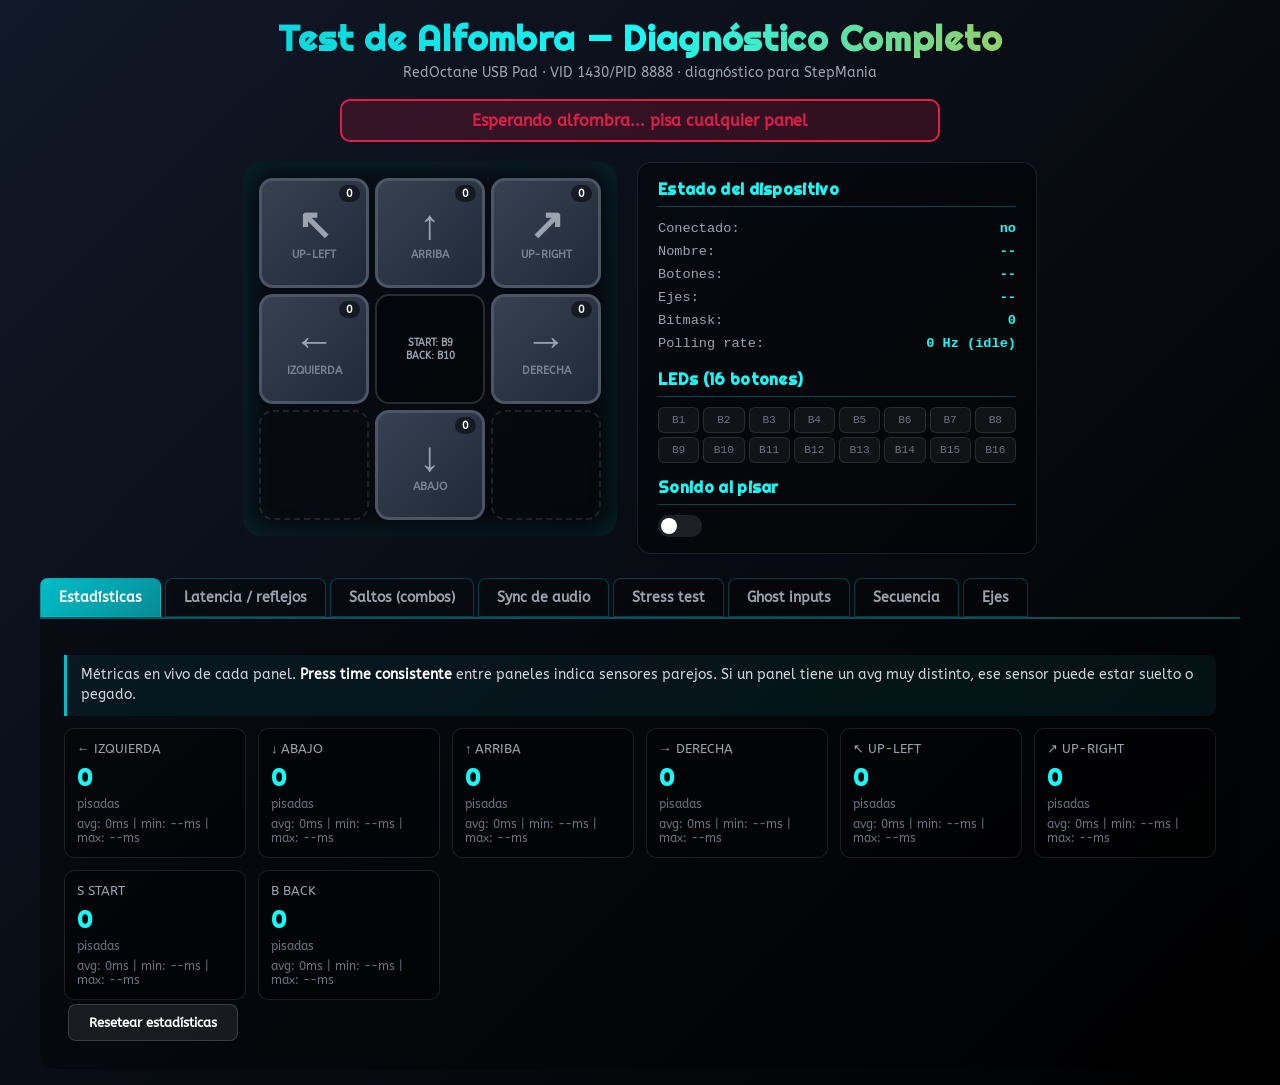
<file: test-alfombra.html>
<!DOCTYPE html>
<html lang="es">
<head>
<meta charset="UTF-8">
<title>Test Alfombra StepMania - Diagnóstico Completo</title>
<style>
  @import url('https://fonts.googleapis.com/css2?family=ABeeZee&family=Righteous&display=swap');

  :root {
    --turquesa-100: #cdfffb;
    --turquesa-400: #18f8f6;
    --turquesa-600: #00bec8;
    --turquesa-700: #088b96;
    --rosa-500: #e11d48;
    --rosa-600: #e11d48;
    --rosa-700: #be123c;
    --tulip-tree-400: #facc15;
    --tulip-tree-500: #eab308;
    --tulip-tree-600: #ca8a04;
    --color-success: #10b981;
    --color-success-light: #d1fae5;
    --color-success-dark: #047857;
    --color-warning: #f59e0b;
    --color-warning-light: #fef3c7;
    --color-warning-dark: #d97706;
    --color-error: #ef4444;
    --color-error-light: #fee2e2;
    --color-error-dark: #dc2626;
    --gris-50: #f9fafb;
    --gris-100: #f3f4f6;
    --gris-200: #e5e7eb;
    --gris-300: #d1d5db;
    --gris-400: #9ca3af;
    --gris-500: #6b7280;
    --gris-600: #4b5563;
    --gris-700: #374151;
    --gris-800: #1f2937;
    --gris-900: #111827;
    --font-display: 'Righteous', Arial, sans-serif;
    --font-sans: 'ABeeZee', -apple-system, BlinkMacSystemFont, sans-serif;
    --font-mono: 'Consolas', 'Courier New', monospace;
  }

  * { box-sizing: border-box; margin: 0; padding: 0; }

  body {
    font-family: var(--font-sans);
    background: linear-gradient(135deg, var(--gris-900) 0%, #000 100%);
    color: #fff;
    min-height: 100vh;
    padding: 16px;
  }

  h1 {
    text-align: center;
    font-family: var(--font-display);
    background: linear-gradient(90deg, var(--turquesa-600), var(--turquesa-400), var(--tulip-tree-500));
    -webkit-background-clip: text;
    background-clip: text;
    color: transparent;
    font-size: 2.2em;
    margin-bottom: 4px;
    letter-spacing: 0.02em;
  }

  .subtitle { color: var(--gris-400); text-align: center; margin-bottom: 18px; font-size: 0.9em; }

  #status {
    padding: 10px 20px;
    border-radius: 10px;
    margin: 0 auto 20px;
    font-weight: 600;
    text-align: center;
    transition: all 0.3s;
    max-width: 600px;
  }
  .status-disconnected { background: rgba(225,29,72,0.18); border: 2px solid var(--rosa-600); color: var(--rosa-500); }
  .status-connected    { background: rgba(16,185,129,0.18); border: 2px solid var(--color-success); color: var(--color-success); box-shadow: 0 0 20px rgba(16,185,129,0.3); }

  .top-row {
    display: flex;
    gap: 20px;
    flex-wrap: wrap;
    justify-content: center;
    align-items: flex-start;
    margin-bottom: 24px;
  }

  /* PAD */
  .pad-container {
    display: grid;
    grid-template-columns: repeat(3, 110px);
    grid-template-rows: repeat(3, 110px);
    gap: 6px;
    padding: 16px;
    background: rgba(0,0,0,0.4);
    border-radius: 18px;
    box-shadow: inset 0 0 30px rgba(0,190,200,0.18);
  }
  .panel {
    border-radius: 14px;
    display: flex;
    flex-direction: column;
    align-items: center;
    justify-content: center;
    font-weight: 700;
    transition: all 0.05s ease-out;
    user-select: none;
    position: relative;
    overflow: hidden;
  }
  .panel.arrow { background: linear-gradient(135deg, var(--gris-700), var(--gris-800)); border: 3px solid var(--gris-600); color: var(--gris-400); }
  .panel.arrow .arrow-icon { font-size: 2.6em; line-height: 1; }
  .panel.arrow .label { font-size: 0.7em; margin-top: 2px; opacity: 0.7; }
  .panel.arrow .count {
    position: absolute; top: 4px; right: 6px;
    font-size: 0.7em; background: rgba(0,0,0,0.5);
    padding: 2px 7px; border-radius: 10px; color: #fff;
  }
  .panel.empty { background: transparent; border: 2px dashed rgba(255,255,255,0.1); }
  .panel.center {
    background: rgba(0,0,0,0.3); border: 2px solid rgba(255,255,255,0.15);
    color: var(--gris-400); font-size: 0.65em; padding: 6px; text-align: center;
  }
  .panel.active {
    background: linear-gradient(135deg, var(--turquesa-400), var(--tulip-tree-400)) !important;
    border-color: #fff !important; color: #000 !important;
    transform: scale(0.94);
    box-shadow: 0 0 40px rgba(0,190,200,0.85), inset 0 0 20px rgba(255,255,255,0.3);
  }
  .panel.target {
    background: linear-gradient(135deg, var(--turquesa-600), var(--turquesa-400)) !important;
    border-color: #fff !important;
    box-shadow: 0 0 30px rgba(0,190,200,0.7);
    animation: pulse 0.6s infinite alternate;
  }
  @keyframes pulse { from { transform: scale(1); } to { transform: scale(1.04); } }

  /* INFO PANEL */
  .info-panel {
    background: rgba(0,0,0,0.4);
    padding: 16px 20px;
    border-radius: 14px;
    min-width: 300px;
    border: 1px solid rgba(255,255,255,0.1);
    flex: 1;
    max-width: 400px;
  }
  .info-panel h2 {
    color: var(--turquesa-400); margin-bottom: 10px; font-size: 1em;
    font-family: var(--font-display); letter-spacing: 0.02em;
    border-bottom: 1px solid rgba(0,190,200,0.35); padding-bottom: 6px;
  }
  .info-row {
    display: flex; justify-content: space-between;
    padding: 4px 0; font-size: 0.85em; font-family: var(--font-mono);
  }
  .info-row .key { color: var(--gris-400); }
  .info-row .value { color: var(--turquesa-400); font-weight: 600; }

  /* TABS */
  .tabs {
    display: flex; flex-wrap: wrap; gap: 4px;
    max-width: 1200px; margin: 0 auto 0;
    border-bottom: 2px solid rgba(0,190,200,0.4);
    padding-bottom: 0;
  }
  .tab-btn {
    background: rgba(0,0,0,0.3); border: 1px solid rgba(0,190,200,0.3);
    color: var(--gris-400); padding: 10px 18px; cursor: pointer;
    border-radius: 8px 8px 0 0; font-size: 0.9em; font-weight: 600;
    font-family: var(--font-sans);
    transition: all 0.2s;
  }
  .tab-btn:hover { color: #fff; background: rgba(0,190,200,0.18); }
  .tab-btn.active {
    background: linear-gradient(135deg, var(--turquesa-600), var(--turquesa-700));
    color: #fff; border-color: transparent;
  }

  .tab-content {
    display: none;
    max-width: 1200px;
    margin: 0 auto;
    padding: 24px;
    background: rgba(0,0,0,0.35);
    border-radius: 0 0 14px 14px;
    min-height: 300px;
  }
  .tab-content.active { display: block; }

  /* COMMON */
  button.action-btn {
    padding: 10px 20px;
    background: linear-gradient(90deg, var(--turquesa-600), var(--turquesa-700));
    border: none; color: white; border-radius: 8px;
    cursor: pointer; font-weight: 600; margin: 4px;
    font-family: var(--font-sans);
    transition: opacity 0.2s;
  }
  button.action-btn:hover { opacity: 0.85; }
  button.action-btn:disabled { opacity: 0.4; cursor: not-allowed; }
  button.action-btn.secondary {
    background: rgba(255,255,255,0.08);
    border: 1px solid rgba(255,255,255,0.15);
  }

  .button-grid {
    display: grid;
    grid-template-columns: repeat(8, 1fr);
    gap: 4px;
    margin-top: 8px;
  }
  .btn-led {
    background: rgba(255,255,255,0.05); border: 1px solid rgba(255,255,255,0.1);
    border-radius: 6px; padding: 6px 2px; text-align: center;
    font-family: var(--font-mono); font-size: 0.7em; color: var(--gris-500);
    transition: all 0.05s;
  }
  .btn-led.on {
    background: var(--color-success); color: #000;
    box-shadow: 0 0 12px var(--color-success); border-color: var(--color-success);
  }

  .stats-grid {
    display: grid;
    grid-template-columns: repeat(auto-fit, minmax(180px, 1fr));
    gap: 12px;
    margin-top: 12px;
  }
  .stat-card {
    background: rgba(0,0,0,0.4); padding: 12px;
    border-radius: 10px; border: 1px solid rgba(255,255,255,0.1);
  }
  .stat-card h3 { font-size: 0.8em; color: var(--gris-400); margin-bottom: 6px; font-weight: 500; }
  .stat-card .big { font-size: 1.5em; font-weight: 700; color: var(--turquesa-400); font-family: var(--font-display); }
  .stat-card .small { font-size: 0.75em; color: var(--gris-500); margin-top: 4px; }
  .stat-card.warn .big { color: var(--color-warning); }
  .stat-card.bad .big { color: var(--rosa-500); }

  .axes-bar {
    height: 6px; background: rgba(255,255,255,0.08);
    border-radius: 3px; margin-top: 4px; position: relative; overflow: hidden;
  }
  .axes-bar .fill {
    position: absolute; top: 0; left: 50%; height: 100%;
    background: linear-gradient(90deg, var(--turquesa-400), var(--turquesa-700));
    transition: all 0.05s; border-radius: 3px;
  }

  .test-output {
    background: #000; border: 1px solid rgba(0,190,200,0.4);
    padding: 12px; border-radius: 8px; font-family: var(--font-mono);
    font-size: 0.85em; max-height: 280px; overflow-y: auto;
    margin-top: 12px; white-space: pre-wrap;
  }
  /* Log retro: colores hardcoded intencionalmente, parte del carácter de debugging */
  .test-output .ok { color: #00ff64; }
  .test-output .bad { color: #ff3366; }
  .test-output .warn { color: #ffaa00; }
  .test-output .info { color: #3a86ff; }

  .big-number {
    font-size: 4em; font-weight: 800; text-align: center; margin: 20px 0;
    font-family: var(--font-display);
    background: linear-gradient(90deg, var(--turquesa-600), var(--tulip-tree-500));
    -webkit-background-clip: text; background-clip: text; color: transparent;
  }

  .progress-bar {
    height: 12px; background: rgba(255,255,255,0.08);
    border-radius: 6px; overflow: hidden; margin: 8px 0;
  }
  .progress-bar .fill {
    height: 100%; background: linear-gradient(90deg, var(--color-success), var(--tulip-tree-500), var(--rosa-600));
    transition: width 0.1s; width: 0%;
  }

  .history-list {
    display: flex; gap: 6px; flex-wrap: wrap; padding: 12px;
    background: rgba(0,0,0,0.4); border-radius: 10px;
    min-height: 60px; max-height: 120px; overflow-y: auto;
  }
  .history-item {
    background: linear-gradient(135deg, var(--turquesa-600), var(--turquesa-700));
    padding: 4px 10px; border-radius: 6px; font-weight: 700;
    font-size: 0.85em; animation: slideIn 0.3s;
  }
  @keyframes slideIn { from { opacity: 0; transform: translateY(-10px); } to { opacity: 1; transform: translateY(0); } }

  .control-row {
    display: flex; gap: 12px; align-items: center; flex-wrap: wrap;
    margin: 12px 0; padding: 12px; background: rgba(255,255,255,0.04);
    border-radius: 8px;
  }
  .control-row label { color: var(--gris-400); font-size: 0.85em; }
  .control-row input[type="number"], .control-row input[type="range"] {
    background: rgba(0,0,0,0.5); border: 1px solid rgba(0,190,200,0.4);
    color: #fff; padding: 4px 8px; border-radius: 6px; font-family: var(--font-mono);
  }
  .control-row input[type="range"] { width: 200px; }

  .switch {
    position: relative; display: inline-block; width: 44px; height: 22px;
  }
  .switch input { opacity: 0; width: 0; height: 0; }
  .switch .slider {
    position: absolute; cursor: pointer; inset: 0;
    background: rgba(255,255,255,0.1); border-radius: 22px; transition: 0.2s;
  }
  .switch .slider::before {
    position: absolute; content: ""; height: 16px; width: 16px;
    left: 3px; top: 3px; background: white;
    border-radius: 50%; transition: 0.2s;
  }
  .switch input:checked + .slider { background: linear-gradient(90deg, var(--turquesa-600), var(--turquesa-700)); }
  .switch input:checked + .slider::before { transform: translateX(22px); }

  .panel-stat {
    display: flex; justify-content: space-between; align-items: center;
    padding: 6px 8px; background: rgba(255,255,255,0.04);
    border-radius: 6px; margin-bottom: 4px; font-size: 0.85em;
  }
  .panel-stat .name { color: var(--gris-400); }
  .panel-stat .value { color: var(--turquesa-400); font-family: var(--font-mono); }

  .help-text {
    color: var(--gris-300); font-size: 0.85em; line-height: 1.5;
    background: rgba(0,190,200,0.08); padding: 10px 14px;
    border-left: 3px solid var(--turquesa-600); border-radius: 0 8px 8px 0;
    margin: 12px 0;
  }
  .help-text strong { color: #fff; }
</style>
</head>
<body>

<h1>Test de Alfombra — Diagnóstico Completo</h1>
<p class="subtitle">RedOctane USB Pad · VID 1430/PID 8888 · diagnóstico para StepMania</p>

<div id="status" class="status-disconnected">Esperando alfombra... <strong>pisa cualquier panel</strong></div>

<div class="top-row">
  <div class="pad-container" id="pad">
    <div class="panel arrow" data-button="6" id="p-upleft"><span class="count">0</span><span class="arrow-icon">↖</span><span class="label">UP-LEFT</span></div>
    <div class="panel arrow" data-button="2" id="p-up"><span class="count">0</span><span class="arrow-icon">↑</span><span class="label">ARRIBA</span></div>
    <div class="panel arrow" data-button="7" id="p-upright"><span class="count">0</span><span class="arrow-icon">↗</span><span class="label">UP-RIGHT</span></div>
    <div class="panel arrow" data-button="0" id="p-left"><span class="count">0</span><span class="arrow-icon">←</span><span class="label">IZQUIERDA</span></div>
    <div class="panel center"><div>START: B9</div><div>BACK: B10</div></div>
    <div class="panel arrow" data-button="3" id="p-right"><span class="count">0</span><span class="arrow-icon">→</span><span class="label">DERECHA</span></div>
    <div class="panel empty"></div>
    <div class="panel arrow" data-button="1" id="p-down"><span class="count">0</span><span class="arrow-icon">↓</span><span class="label">ABAJO</span></div>
    <div class="panel empty"></div>
  </div>

  <div class="info-panel">
    <h2>Estado del dispositivo</h2>
    <div class="info-row"><span class="key">Conectado:</span><span class="value" id="i-conn">no</span></div>
    <div class="info-row"><span class="key">Nombre:</span><span class="value" id="i-name">--</span></div>
    <div class="info-row"><span class="key">Botones:</span><span class="value" id="i-nbtn">--</span></div>
    <div class="info-row"><span class="key">Ejes:</span><span class="value" id="i-naxis">--</span></div>
    <div class="info-row"><span class="key">Bitmask:</span><span class="value" id="i-bits">0</span></div>
    <div class="info-row"><span class="key">Polling rate:</span><span class="value" id="i-poll">-- Hz</span></div>

    <h2 style="margin-top:14px">LEDs (16 botones)</h2>
    <div class="button-grid" id="btnGrid"></div>

    <h2 style="margin-top:14px">Sonido al pisar</h2>
    <label class="switch"><input type="checkbox" id="soundToggle"><span class="slider"></span></label>
  </div>
</div>

<div class="tabs">
  <button class="tab-btn active" onclick="showTab('stats')">Estadísticas</button>
  <button class="tab-btn" onclick="showTab('latency')">Latencia / reflejos</button>
  <button class="tab-btn" onclick="showTab('jumps')">Saltos (combos)</button>
  <button class="tab-btn" onclick="showTab('sync')">Sync de audio</button>
  <button class="tab-btn" onclick="showTab('stress')">Stress test</button>
  <button class="tab-btn" onclick="showTab('ghost')">Ghost inputs</button>
  <button class="tab-btn" onclick="showTab('history')">Secuencia</button>
  <button class="tab-btn" onclick="showTab('axes')">Ejes</button>
</div>

<!-- STATS -->
<div class="tab-content active" id="tab-stats">
  <div class="help-text">
    Métricas en vivo de cada panel. <strong>Press time consistente</strong> entre paneles indica sensores parejos. Si un panel tiene un avg muy distinto, ese sensor puede estar suelto o pegado.
  </div>
  <div class="stats-grid" id="panelStats"></div>
  <button class="action-btn secondary" onclick="resetStats()">Resetear estadísticas</button>
</div>

<!-- LATENCY -->
<div class="tab-content" id="tab-latency">
  <div class="help-text">
    Mide tu tiempo de reacción para cada panel. <strong>El delay puro del pad USB es ~1-8ms</strong>. La diferencia hasta tu tiempo medido = reflejo humano (~200-300ms es normal). Comparar entre paneles: si uno tarda mucho más, ese sensor podría estar lento.
  </div>
  <div style="text-align:center">
    <button class="action-btn" id="latencyStart" onclick="startLatency()">Iniciar test (8 rondas)</button>
    <button class="action-btn secondary" onclick="resetLatency()">Resetear</button>
  </div>
  <div class="big-number" id="latencyDisplay">--</div>
  <div style="text-align:center;color:#aaa" id="latencyStatus">Pulsa "Iniciar" — se iluminará un panel aleatorio, písalo lo más rápido que puedas.</div>
  <div class="test-output" id="latencyLog"></div>
</div>

<!-- JUMPS -->
<div class="tab-content" id="tab-jumps">
  <div class="help-text">
    Verifica que la alfombra detecta <strong>pisadas simultáneas</strong> (saltos en StepMania). Si no las detecta, los saltos te van a fallar siempre. Pisa los dos paneles indicados a la vez.
  </div>
  <div style="text-align:center">
    <button class="action-btn" onclick="startJumps()">Iniciar test de saltos</button>
  </div>
  <div id="jumpsDisplay" style="text-align:center;font-size:1.5em;margin:20px 0;color:#aaa">
    Pulsa "Iniciar" para empezar
  </div>
  <div class="test-output" id="jumpsLog"></div>
</div>

<!-- SYNC -->
<div class="tab-content" id="tab-sync">
  <div class="help-text">
    Metrónomo que late visualmente y con sonido. <strong>Pisa cualquier panel a tiempo con cada beat</strong>. Te dirá si tu offset es positivo (early) o negativo (late) en milisegundos.
    Si hay un offset consistente (ej: siempre +50ms), ese mismo valor lo configurás en StepMania como Global Offset.
  </div>
  <div class="control-row">
    <label>BPM:</label>
    <input type="range" id="bpmSlider" min="60" max="180" value="120" oninput="updateBpm()">
    <span id="bpmDisplay" style="color:#fff;font-weight:700">120</span>
    <button class="action-btn" id="syncStart" onclick="startSync()">Iniciar metrónomo</button>
    <button class="action-btn secondary" onclick="stopSync()">Parar</button>
  </div>
  <div style="display:flex;gap:24px;align-items:center;justify-content:center;margin:20px 0;flex-wrap:wrap">
    <div id="metronomeBeat" style="width:120px;height:120px;border-radius:50%;background:rgba(131,56,236,0.2);border:4px solid #8338ec;display:flex;align-items:center;justify-content:center;font-size:2.5em;font-weight:800;transition:all 0.1s">●</div>
    <div>
      <div class="info-row"><span class="key">Beats:</span><span class="value" id="syncBeats">0</span></div>
      <div class="info-row"><span class="key">Pisadas:</span><span class="value" id="syncSteps">0</span></div>
      <div class="info-row"><span class="key">Offset promedio:</span><span class="value" id="syncOffset">-- ms</span></div>
      <div class="info-row"><span class="key">Mejor:</span><span class="value" id="syncBest">-- ms</span></div>
      <div class="info-row"><span class="key">Peor:</span><span class="value" id="syncWorst">-- ms</span></div>
    </div>
  </div>
  <div id="syncRecommendation" style="text-align:center;font-size:1.05em;margin-top:12px;color:#aaa"></div>
</div>

<!-- STRESS -->
<div class="tab-content" id="tab-stress">
  <div class="help-text">
    Pisa lo más rápido que puedas durante 10 segundos. Si la alfombra <strong>pierde inputs bajo presión</strong>, te lo va a decir. Mide el tiempo entre pisadas: si hay un mínimo &lt; 30ms, podría ser bouncing (rebote del sensor).
  </div>
  <div style="text-align:center">
    <button class="action-btn" id="stressStart" onclick="startStress()">Iniciar (10s)</button>
  </div>
  <div class="big-number" id="stressCount">0</div>
  <div class="progress-bar"><div class="fill" id="stressProgress"></div></div>
  <div class="stats-grid">
    <div class="stat-card"><h3>Pisadas totales</h3><div class="big" id="stressTotal">0</div></div>
    <div class="stat-card"><h3>Pisadas/segundo</h3><div class="big" id="stressRate">0</div></div>
    <div class="stat-card"><h3>Intervalo mín.</h3><div class="big" id="stressMin">--</div><div class="small">ms entre presses</div></div>
    <div class="stat-card"><h3>Intervalo máx.</h3><div class="big" id="stressMax">--</div><div class="small">ms entre presses</div></div>
  </div>
  <div id="stressVerdict" style="text-align:center;margin-top:12px;font-size:1em"></div>
</div>

<!-- GHOST -->
<div class="tab-content" id="tab-ghost">
  <div class="help-text">
    <strong>NO PISES la alfombra durante este test</strong>. Detecta inputs fantasma — si algún botón se activa solo, hay un sensor con problema (un panel "pegado" o un cable haciendo falso contacto). Eso te metería arrows fallidas en StepMania sin que las pises.
  </div>
  <div style="text-align:center">
    <button class="action-btn" id="ghostStart" onclick="startGhost()">Iniciar monitoreo (60s)</button>
  </div>
  <div class="big-number" id="ghostCount">0</div>
  <div style="text-align:center;color:#aaa" id="ghostStatus">Eventos fantasma detectados</div>
  <div class="test-output" id="ghostLog"></div>
</div>

<!-- HISTORY -->
<div class="tab-content" id="tab-history">
  <div class="help-text">
    Últimos 50 inputs registrados, con timestamp. Útil para ver si una pisada se "duplica" sin que la repitas (problema de bouncing).
  </div>
  <div class="history-list" id="historyList"></div>
  <button class="action-btn secondary" onclick="document.getElementById('historyList').innerHTML='';historyArr=[]">Limpiar</button>
</div>

<!-- AXES -->
<div class="tab-content" id="tab-axes">
  <div class="help-text">
    Lectura cruda de ejes. Algunas alfombras reportan dirección por ejes en vez de botones. Si los ejes no están centrados en 0, hay drift.
  </div>
  <div id="axesContainer" style="font-family:Consolas,monospace;margin-top:12px"></div>
</div>

<script>
// ========== ESTADO GLOBAL ==========
const PANELS = {
  0: {name:'IZQUIERDA', icon:'←', freq: 220},
  1: {name:'ABAJO',     icon:'↓', freq: 261},
  2: {name:'ARRIBA',    icon:'↑', freq: 329},
  3: {name:'DERECHA',   icon:'→', freq: 392},
  6: {name:'UP-LEFT',   icon:'↖', freq: 174},
  7: {name:'UP-RIGHT',  icon:'↗', freq: 466},
  8: {name:'START',     icon:'S', freq: 523},
  9: {name:'BACK',      icon:'B', freq: 196},
};
const MAIN_PANELS = [0,1,2,3];

let counts = {};
let pressStart = {};
let pressStats = {}; // {bit: {count, totalMs, minMs, maxMs, lastMs}}
const historyArr = [];
const HISTORY_MAX = 50;

let prevPressed = {};
let activeGamepad = null;
let pollSamples = []; // timestamps for polling rate calc
let lastEventTime = 0;

let audioCtx = null;
let soundEnabled = false;

function initStats() {
  Object.keys(PANELS).forEach(b => {
    counts[b] = 0;
    pressStats[b] = { count:0, totalMs:0, minMs:Infinity, maxMs:0, lastMs:0 };
  });
}
initStats();

// ========== AUDIO ==========
function ensureAudio() {
  if (!audioCtx) audioCtx = new (window.AudioContext || window.webkitAudioContext)();
  return audioCtx;
}
function beep(freq, dur=80, vol=0.15) {
  if (!soundEnabled) return;
  const ctx = ensureAudio();
  const osc = ctx.createOscillator();
  const gain = ctx.createGain();
  osc.frequency.value = freq;
  osc.type = 'square';
  gain.gain.setValueAtTime(vol, ctx.currentTime);
  gain.gain.exponentialRampToValueAtTime(0.0001, ctx.currentTime + dur/1000);
  osc.connect(gain).connect(ctx.destination);
  osc.start();
  osc.stop(ctx.currentTime + dur/1000);
}
function tickSound() {
  if (!audioCtx) return;
  const osc = audioCtx.createOscillator();
  const gain = audioCtx.createGain();
  osc.frequency.value = 1500;
  gain.gain.setValueAtTime(0.2, audioCtx.currentTime);
  gain.gain.exponentialRampToValueAtTime(0.0001, audioCtx.currentTime + 0.05);
  osc.connect(gain).connect(audioCtx.destination);
  osc.start();
  osc.stop(audioCtx.currentTime + 0.05);
}
document.getElementById('soundToggle').addEventListener('change', e => {
  soundEnabled = e.target.checked;
  if (soundEnabled) ensureAudio();
});

// ========== UI INIT ==========
const btnGrid = document.getElementById('btnGrid');
for (let i = 0; i < 16; i++) {
  const led = document.createElement('div');
  led.className = 'btn-led';
  led.id = 'btn-' + i;
  led.textContent = 'B' + (i+1);
  btnGrid.appendChild(led);
}

function setStatus(connected, msg) {
  const s = document.getElementById('status');
  s.className = connected ? 'status-connected' : 'status-disconnected';
  s.innerHTML = connected ? ('✓ ' + msg) : msg;
}

function showTab(id) {
  document.querySelectorAll('.tab-content').forEach(t => t.classList.remove('active'));
  document.querySelectorAll('.tab-btn').forEach(t => t.classList.remove('active'));
  document.getElementById('tab-' + id).classList.add('active');
  event.target.classList.add('active');
}

function resetStats() {
  initStats();
  renderPanelStats();
  document.querySelectorAll('.panel.arrow .count').forEach(c => c.textContent = '0');
}

function renderPanelStats() {
  const grid = document.getElementById('panelStats');
  grid.innerHTML = '';
  Object.entries(PANELS).forEach(([bit, info]) => {
    const s = pressStats[bit];
    const avg = s.count ? Math.round(s.totalMs / s.count) : 0;
    const min = s.minMs === Infinity ? '--' : Math.round(s.minMs);
    const max = s.maxMs ? Math.round(s.maxMs) : '--';
    const card = document.createElement('div');
    card.className = 'stat-card';
    card.innerHTML = `
      <h3>${info.icon} ${info.name}</h3>
      <div class="big">${s.count}</div>
      <div class="small">pisadas</div>
      <div class="small" style="margin-top:6px">avg: ${avg}ms | min: ${min}ms | max: ${max}ms</div>
    `;
    grid.appendChild(card);
  });
}
renderPanelStats();
setInterval(renderPanelStats, 500);

// ========== HISTORY ==========
function addHistory(bit) {
  const info = PANELS[bit];
  if (!info) return;
  const t = new Date();
  const ts = `${t.getMinutes().toString().padStart(2,'0')}:${t.getSeconds().toString().padStart(2,'0')}.${t.getMilliseconds().toString().padStart(3,'0')}`;
  historyArr.unshift({ bit, ts, name: info.name, icon: info.icon });
  if (historyArr.length > HISTORY_MAX) historyArr.pop();
  const list = document.getElementById('historyList');
  list.innerHTML = historyArr.map(h => `<div class="history-item">${h.icon} ${h.ts}</div>`).join('');
}

// ========== POLLING RATE ==========
function updatePollingRate(now) {
  pollSamples.push(now);
  while (pollSamples.length > 0 && now - pollSamples[0] > 1000) pollSamples.shift();
  document.getElementById('i-poll').textContent = pollSamples.length + ' Hz';
}

// ========== AXES ==========
function updateAxes(gp) {
  const c = document.getElementById('axesContainer');
  if (c.children.length !== gp.axes.length) {
    c.innerHTML = '';
    for (let i = 0; i < gp.axes.length; i++) {
      const row = document.createElement('div');
      row.style.marginBottom = '10px';
      row.innerHTML = `
        <div style="display:flex;justify-content:space-between;color:#aaa;font-size:0.85em">
          <span>Eje ${i}:</span><span id="ax-val-${i}">0.00</span>
        </div>
        <div class="axes-bar"><div class="fill" id="ax-fill-${i}"></div></div>
      `;
      c.appendChild(row);
    }
  }
  for (let i = 0; i < gp.axes.length; i++) {
    const v = gp.axes[i];
    document.getElementById('ax-val-' + i).textContent = v.toFixed(3);
    const fill = document.getElementById('ax-fill-' + i);
    const pct = Math.abs(v) * 50;
    if (v >= 0) { fill.style.left = '50%'; fill.style.width = pct + '%'; }
    else { fill.style.left = (50 - pct) + '%'; fill.style.width = pct + '%'; }
  }
}

// ========== EVENT DISPATCH ==========
const pressListeners = []; // funciones que reciben { bit, time }
const releaseListeners = [];
function onPress(fn) { pressListeners.push(fn); return () => { const i = pressListeners.indexOf(fn); if (i>=0) pressListeners.splice(i,1); }; }
function onRelease(fn) { releaseListeners.push(fn); return () => { const i = releaseListeners.indexOf(fn); if (i>=0) releaseListeners.splice(i,1); }; }

// ========== LOOP ==========
function findGamepad() {
  const pads = navigator.getGamepads ? navigator.getGamepads() : [];
  for (const p of pads) if (p && p.connected) return p;
  return null;
}

function loop() {
  const now = performance.now();
  const gp = findGamepad();

  if (gp) {
    if (!activeGamepad) {
      activeGamepad = gp.id;
      setStatus(true, 'Conectada — ' + gp.id);
    }
    document.getElementById('i-conn').textContent = 'sí';
    document.getElementById('i-name').textContent = gp.id.length > 36 ? gp.id.slice(0,36)+'...' : gp.id;
    document.getElementById('i-nbtn').textContent = gp.buttons.length;
    document.getElementById('i-naxis').textContent = gp.axes.length;

    let bitmask = 0;
    let anyChange = false;

    for (let i = 0; i < gp.buttons.length; i++) {
      const pressed = gp.buttons[i].pressed || gp.buttons[i].value > 0.5;
      if (pressed) bitmask |= (1 << i);

      const led = document.getElementById('btn-' + i);
      if (led) led.classList.toggle('on', pressed);

      if (pressed && !prevPressed[i]) {
        anyChange = true;
        if (counts[i] !== undefined) counts[i]++;
        pressStart[i] = now;
        const panel = document.querySelector(`.panel.arrow[data-button="${i}"]`);
        if (panel) {
          panel.classList.add('active');
          const c = panel.querySelector('.count');
          if (c) c.textContent = counts[i];
        }
        if (PANELS[i]) {
          beep(PANELS[i].freq);
          addHistory(i);
        }
        pressListeners.forEach(fn => fn({ bit:i, time:now }));
      } else if (!pressed && prevPressed[i]) {
        anyChange = true;
        const panel = document.querySelector(`.panel.arrow[data-button="${i}"]`);
        if (panel) panel.classList.remove('active');
        if (pressStart[i] !== undefined && pressStats[i]) {
          const dur = now - pressStart[i];
          pressStats[i].count++;
          pressStats[i].totalMs += dur;
          pressStats[i].lastMs = dur;
          if (dur < pressStats[i].minMs) pressStats[i].minMs = dur;
          if (dur > pressStats[i].maxMs) pressStats[i].maxMs = dur;
          delete pressStart[i];
        }
        releaseListeners.forEach(fn => fn({ bit:i, time:now }));
      }
      prevPressed[i] = pressed;
    }

    if (anyChange) updatePollingRate(now);

    document.getElementById('i-bits').textContent = bitmask + ' (0x' + bitmask.toString(16) + ')';
    updateAxes(gp);
  } else {
    if (activeGamepad) {
      activeGamepad = null;
      setStatus(false, 'Alfombra desconectada — pisa un panel para reconectar');
    }
    document.getElementById('i-conn').textContent = 'no';
  }

  // limpia pollSamples viejos aun sin eventos
  while (pollSamples.length > 0 && performance.now() - pollSamples[0] > 1000) pollSamples.shift();
  if (pollSamples.length === 0) document.getElementById('i-poll').textContent = '0 Hz (idle)';

  requestAnimationFrame(loop);
}

window.addEventListener('gamepadconnected', e => setStatus(true, 'Detectada: ' + e.gamepad.id));
window.addEventListener('gamepaddisconnected', () => { setStatus(false, 'Alfombra desconectada'); activeGamepad = null; });

requestAnimationFrame(loop);

// ============================================================
//                    TEST: LATENCY
// ============================================================
let latencyState = null;
function startLatency() {
  latencyState = { round: 0, total: 8, results: [], targetBit: null, targetTime: 0 };
  document.getElementById('latencyLog').innerHTML = '';
  document.getElementById('latencyStart').disabled = true;
  document.getElementById('latencyDisplay').textContent = '...';
  nextLatencyRound();
}
function nextLatencyRound() {
  if (!latencyState) return;
  if (latencyState.round >= latencyState.total) return finishLatency();

  document.getElementById('latencyStatus').textContent = `Ronda ${latencyState.round+1}/${latencyState.total} — prepárate...`;
  const delay = 800 + Math.random() * 1500;
  setTimeout(() => {
    if (!latencyState) return;
    const target = MAIN_PANELS[Math.floor(Math.random() * MAIN_PANELS.length)];
    latencyState.targetBit = target;
    latencyState.targetTime = performance.now();
    const panel = document.querySelector(`.panel.arrow[data-button="${target}"]`);
    if (panel) panel.classList.add('target');
    document.getElementById('latencyStatus').textContent = `¡Pisa ${PANELS[target].name}!`;
  }, delay);
}
function resetLatency() {
  latencyState = null;
  document.getElementById('latencyStart').disabled = false;
  document.getElementById('latencyDisplay').textContent = '--';
  document.getElementById('latencyStatus').textContent = 'Pulsa "Iniciar".';
  document.querySelectorAll('.panel.target').forEach(p => p.classList.remove('target'));
  document.getElementById('latencyLog').innerHTML = '';
}
function finishLatency() {
  if (!latencyState) return;
  const r = latencyState.results;
  if (r.length === 0) return resetLatency();
  const avg = r.reduce((a,b)=>a+b.ms,0)/r.length;
  const sorted = [...r].sort((a,b)=>a.ms-b.ms);
  const best = sorted[0].ms;
  const worst = sorted[sorted.length-1].ms;
  document.getElementById('latencyDisplay').textContent = Math.round(avg) + ' ms';
  document.getElementById('latencyStatus').textContent = `Promedio: ${Math.round(avg)}ms | Mejor: ${Math.round(best)}ms | Peor: ${Math.round(worst)}ms`;
  const log = document.getElementById('latencyLog');
  log.innerHTML += `\n<span class="info">=== Resultado por panel ===</span>\n`;
  MAIN_PANELS.forEach(b => {
    const matches = r.filter(x => x.bit === b);
    if (matches.length) {
      const a = matches.reduce((s,m)=>s+m.ms,0)/matches.length;
      log.innerHTML += `${PANELS[b].icon} ${PANELS[b].name.padEnd(10)} avg: ${Math.round(a)}ms (${matches.length}x)\n`;
    }
  });
  log.scrollTop = log.scrollHeight;
  document.getElementById('latencyStart').disabled = false;
  latencyState = null;
}
onPress(({ bit, time }) => {
  if (!latencyState) return;
  if (latencyState.targetBit === null) return;
  const log = document.getElementById('latencyLog');
  if (bit === latencyState.targetBit) {
    const ms = time - latencyState.targetTime;
    latencyState.results.push({ bit, ms });
    log.innerHTML += `<span class="ok">✓ ${PANELS[bit].name}: ${Math.round(ms)}ms</span>\n`;
  } else {
    log.innerHTML += `<span class="bad">✗ esperaba ${PANELS[latencyState.targetBit].name}, pisaste ${PANELS[bit] ? PANELS[bit].name : 'B'+(bit+1)}</span>\n`;
  }
  log.scrollTop = log.scrollHeight;
  document.querySelectorAll('.panel.target').forEach(p => p.classList.remove('target'));
  latencyState.targetBit = null;
  latencyState.round++;
  if (latencyState.round < latencyState.total) nextLatencyRound();
  else finishLatency();
});

// ============================================================
//                    TEST: JUMPS
// ============================================================
const JUMP_COMBOS = [
  { name: 'Izquierda + Derecha', bits: [0, 3] },
  { name: 'Arriba + Abajo',      bits: [2, 1] },
  { name: 'Izquierda + Arriba',  bits: [0, 2] },
  { name: 'Derecha + Abajo',     bits: [3, 1] },
  { name: 'Arriba + Derecha',    bits: [2, 3] },
  { name: 'Izq + Der + Arriba (3 simultáneos)', bits: [0, 3, 2] },
];
let jumpsState = null;
function startJumps() {
  jumpsState = { round: 0, currentlyHeld: new Set(), targetSet: null, started: 0 };
  document.getElementById('jumpsLog').innerHTML = '';
  nextJump();
}
function nextJump() {
  if (!jumpsState) return;
  if (jumpsState.round >= JUMP_COMBOS.length) {
    document.getElementById('jumpsDisplay').textContent = '✓ Todos los saltos detectados correctamente!';
    document.getElementById('jumpsDisplay').style.color = '#00ff64';
    jumpsState = null;
    return;
  }
  const combo = JUMP_COMBOS[jumpsState.round];
  jumpsState.targetSet = new Set(combo.bits);
  jumpsState.started = performance.now();
  document.getElementById('jumpsDisplay').innerHTML =
    `Ronda ${jumpsState.round+1}/${JUMP_COMBOS.length}<br><strong>${combo.name}</strong>`;
  document.getElementById('jumpsDisplay').style.color = '#ffbe0b';
}
onPress(({ bit, time }) => {
  if (!jumpsState || !jumpsState.targetSet) return;
  jumpsState.currentlyHeld.add(bit);
  // ver si está completo
  const target = jumpsState.targetSet;
  const allHeld = [...target].every(b => jumpsState.currentlyHeld.has(b));
  if (allHeld) {
    const ms = time - jumpsState.started;
    const log = document.getElementById('jumpsLog');
    log.innerHTML += `<span class="ok">✓ ${JUMP_COMBOS[jumpsState.round].name} — ${Math.round(ms)}ms</span>\n`;
    log.scrollTop = log.scrollHeight;
    jumpsState.targetSet = null;
    setTimeout(() => {
      jumpsState.currentlyHeld.clear();
      jumpsState.round++;
      nextJump();
    }, 600);
  }
});
onRelease(({ bit }) => {
  if (jumpsState) jumpsState.currentlyHeld.delete(bit);
});

// ============================================================
//                    TEST: SYNC (METRÓNOMO)
// ============================================================
let syncState = null;
let bpm = 120;
function updateBpm() {
  bpm = parseInt(document.getElementById('bpmSlider').value);
  document.getElementById('bpmDisplay').textContent = bpm;
}
function startSync() {
  if (syncState) return;
  ensureAudio();
  syncState = {
    bpm: bpm,
    interval: 60000 / bpm,
    nextBeat: performance.now() + 200,
    beats: 0,
    presses: [],
    timer: null
  };
  document.getElementById('syncStart').disabled = true;
  document.getElementById('syncBeats').textContent = '0';
  document.getElementById('syncSteps').textContent = '0';
  document.getElementById('syncOffset').textContent = '-- ms';
  document.getElementById('syncBest').textContent = '-- ms';
  document.getElementById('syncWorst').textContent = '-- ms';
  document.getElementById('syncRecommendation').textContent = '';
  syncTick();
}
function syncTick() {
  if (!syncState) return;
  const now = performance.now();
  if (now >= syncState.nextBeat) {
    const beatTime = syncState.nextBeat;
    syncState.lastBeat = beatTime;
    syncState.beats++;
    syncState.nextBeat += syncState.interval;
    document.getElementById('syncBeats').textContent = syncState.beats;
    const m = document.getElementById('metronomeBeat');
    m.style.transform = 'scale(1.3)';
    m.style.background = 'rgba(0,255,100,0.4)';
    setTimeout(() => { m.style.transform = 'scale(1)'; m.style.background = 'rgba(131,56,236,0.2)'; }, 100);
    tickSound();
  }
  syncState.timer = requestAnimationFrame(syncTick);
}
function stopSync() {
  if (!syncState) return;
  if (syncState.timer) cancelAnimationFrame(syncState.timer);
  document.getElementById('syncStart').disabled = false;

  if (syncState.presses.length > 0) {
    const offsets = syncState.presses;
    const avg = offsets.reduce((a,b)=>a+b,0)/offsets.length;
    const sorted = [...offsets].sort((a,b)=>Math.abs(a)-Math.abs(b));
    const best = sorted[0];
    const worst = sorted[sorted.length-1];
    document.getElementById('syncOffset').textContent = (avg>=0?'+':'') + Math.round(avg) + ' ms';
    document.getElementById('syncBest').textContent = (best>=0?'+':'') + Math.round(best) + ' ms';
    document.getElementById('syncWorst').textContent = (worst>=0?'+':'') + Math.round(worst) + ' ms';

    let rec = '';
    if (Math.abs(avg) < 25) {
      rec = `<span style="color:#00ff64">Excelente sincronización (offset &lt; 25ms). No deberías necesitar ajustar el Global Offset en StepMania.</span>`;
    } else if (avg > 0) {
      rec = `<span style="color:#ffaa00">Llegas <strong>tarde</strong> ${Math.round(avg)}ms en promedio. En StepMania, prueba un Global Offset de <strong>+${(avg/1000).toFixed(3)}</strong> segundos (o calibrar Machine Sync).</span>`;
    } else {
      rec = `<span style="color:#ffaa00">Llegas <strong>temprano</strong> ${Math.round(-avg)}ms en promedio. En StepMania, prueba un Global Offset de <strong>${(avg/1000).toFixed(3)}</strong> segundos.</span>`;
    }
    document.getElementById('syncRecommendation').innerHTML = rec;
  }
  syncState = null;
}
onPress(({ bit, time }) => {
  if (!syncState || !syncState.lastBeat) return;
  // offset relativo al beat MÁS CERCANO (anterior o siguiente)
  const prevBeat = syncState.lastBeat;
  const nextBeat = prevBeat + syncState.interval;
  const distPrev = time - prevBeat;
  const distNext = time - nextBeat;
  const offset = Math.abs(distPrev) < Math.abs(distNext) ? distPrev : distNext;
  // descarta si está fuera de un rango razonable (más de medio beat)
  if (Math.abs(offset) > syncState.interval/2) return;
  syncState.presses.push(offset);
  document.getElementById('syncSteps').textContent = syncState.presses.length;
  const avg = syncState.presses.reduce((a,b)=>a+b,0)/syncState.presses.length;
  document.getElementById('syncOffset').textContent = (avg>=0?'+':'') + Math.round(avg) + ' ms';
});

// ============================================================
//                    TEST: STRESS
// ============================================================
let stressState = null;
function startStress() {
  stressState = {
    presses: [],
    started: performance.now(),
    duration: 10000
  };
  document.getElementById('stressStart').disabled = true;
  document.getElementById('stressVerdict').textContent = '';
  stressTick();
}
function stressTick() {
  if (!stressState) return;
  const now = performance.now();
  const elapsed = now - stressState.started;
  const pct = Math.min(100, elapsed / stressState.duration * 100);
  document.getElementById('stressProgress').style.width = pct + '%';

  if (elapsed >= stressState.duration) {
    finishStress();
    return;
  }

  document.getElementById('stressCount').textContent = stressState.presses.length;
  requestAnimationFrame(stressTick);
}
function finishStress() {
  if (!stressState) return;
  const presses = stressState.presses;
  const total = presses.length;
  const seconds = stressState.duration / 1000;
  const rate = (total/seconds).toFixed(1);
  document.getElementById('stressTotal').textContent = total;
  document.getElementById('stressRate').textContent = rate;

  if (presses.length > 1) {
    const intervals = [];
    for (let i = 1; i < presses.length; i++) intervals.push(presses[i] - presses[i-1]);
    const minI = Math.min(...intervals);
    const maxI = Math.max(...intervals);
    document.getElementById('stressMin').textContent = Math.round(minI);
    document.getElementById('stressMax').textContent = Math.round(maxI);

    let verdict = '';
    if (minI < 15) verdict = `<span style="color:#ff3366">⚠ Detectado intervalo de ${Math.round(minI)}ms — puede haber bouncing del sensor.</span>`;
    else if (rate < 3) verdict = `<span style="color:#aaa">Pisaste poco — para test válido conviene >5/s.</span>`;
    else verdict = `<span style="color:#00ff64">✓ Sin signos de bouncing ni inputs perdidos. Tasa: ${rate}/s.</span>`;
    document.getElementById('stressVerdict').innerHTML = verdict;
  }
  document.getElementById('stressStart').disabled = false;
  stressState = null;
}
onPress(({ bit, time }) => {
  if (!stressState) return;
  stressState.presses.push(time);
  document.getElementById('stressCount').textContent = stressState.presses.length;
});

// ============================================================
//                    TEST: GHOST
// ============================================================
let ghostState = null;
function startGhost() {
  ghostState = {
    started: performance.now(),
    duration: 60000,
    events: 0,
    perPanel: {}
  };
  document.getElementById('ghostStart').disabled = true;
  document.getElementById('ghostCount').textContent = '0';
  document.getElementById('ghostLog').innerHTML = '<span class="info">NO PISES la alfombra. Cualquier evento aquí es un input fantasma.</span>\n';
  ghostTick();
}
function ghostTick() {
  if (!ghostState) return;
  const now = performance.now();
  const elapsed = now - ghostState.started;
  const remaining = Math.max(0, ghostState.duration - elapsed);
  document.getElementById('ghostStatus').textContent = `Quedan ${Math.ceil(remaining/1000)}s — eventos detectados: ${ghostState.events}`;

  if (elapsed >= ghostState.duration) {
    const log = document.getElementById('ghostLog');
    log.innerHTML += `\n<span class="info">=== Test finalizado ===</span>\n`;
    if (ghostState.events === 0) log.innerHTML += `<span class="ok">✓ Sin inputs fantasma. Sensores limpios.</span>\n`;
    else log.innerHTML += `<span class="bad">✗ ${ghostState.events} eventos fantasma — revisar sensores.</span>\n`;
    document.getElementById('ghostStart').disabled = false;
    ghostState = null;
    return;
  }
  setTimeout(ghostTick, 250);
}
onPress(({ bit, time }) => {
  if (!ghostState) return;
  ghostState.events++;
  ghostState.perPanel[bit] = (ghostState.perPanel[bit]||0) + 1;
  document.getElementById('ghostCount').textContent = ghostState.events;
  const log = document.getElementById('ghostLog');
  const t = ((time - ghostState.started)/1000).toFixed(2);
  const name = PANELS[bit] ? PANELS[bit].name : 'B'+(bit+1);
  log.innerHTML += `<span class="bad">[${t}s] FANTASMA: ${name}</span>\n`;
  log.scrollTop = log.scrollHeight;
});

</script>
</body>
</html>
</file>
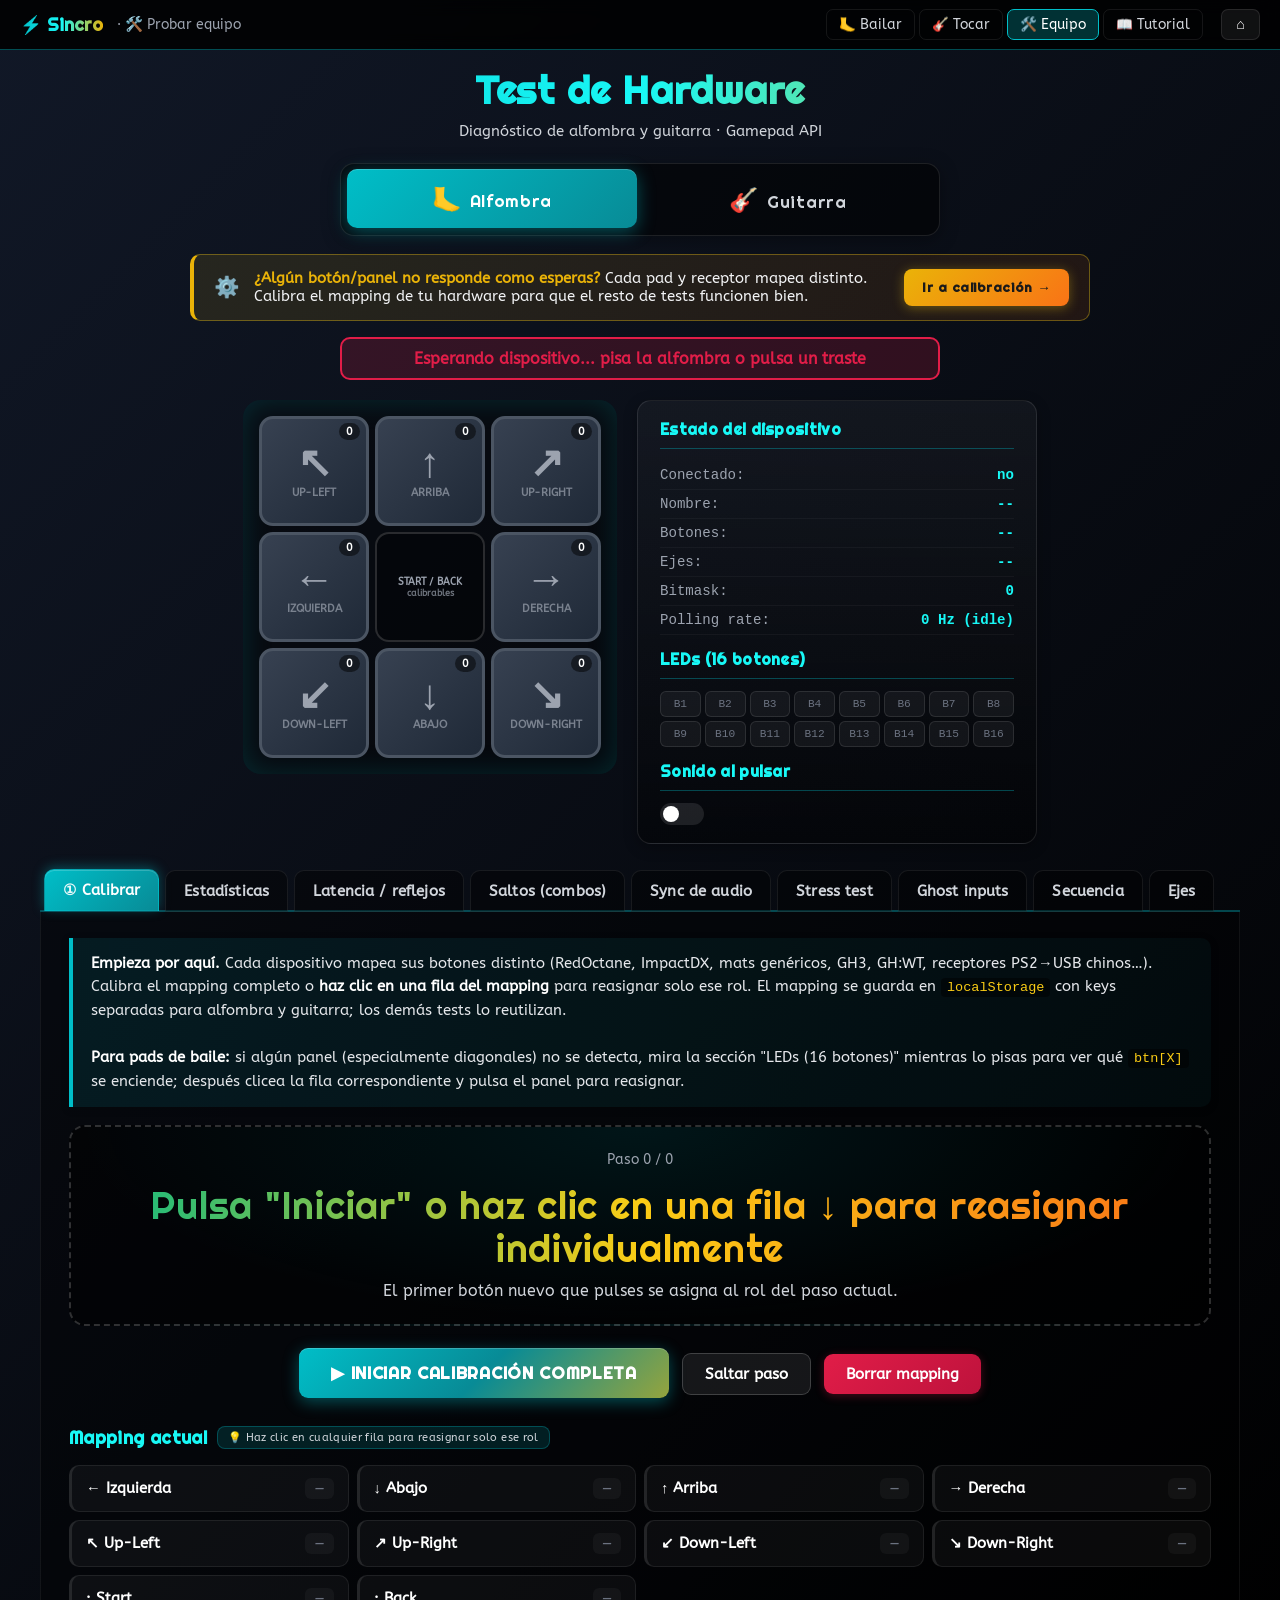
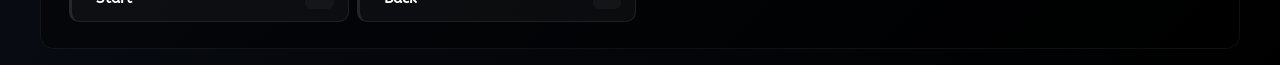
<file: test-pad.html>
<!DOCTYPE html>
<html lang="es">
<head>
<meta charset="UTF-8">
<title>Test de Hardware — Alfombra y Guitarra</title>
<meta name="theme-color" content="#00bec8">
<meta name="viewport" content="width=device-width, initial-scale=1, viewport-fit=cover">
<link rel="manifest" href="manifest.webmanifest">
<link rel="icon" type="image/svg+xml" href="icons/icon.svg">
<link rel="apple-touch-icon" href="icons/icon.svg">
<script src="stepmania-web/js/pwa-bootstrap.js"></script>
<style>
  @import url('https://fonts.googleapis.com/css2?family=ABeeZee&family=Righteous&display=swap');

  :root {
    --turquesa-100: #cdfffb;
    --turquesa-400: #18f8f6;
    --turquesa-600: #00bec8;
    --turquesa-700: #088b96;
    --rosa-500: #e11d48;
    --rosa-600: #e11d48;
    --rosa-700: #be123c;
    --tulip-tree-400: #facc15;
    --tulip-tree-500: #eab308;
    --tulip-tree-600: #ca8a04;
    --color-success: #10b981;
    --color-success-light: #d1fae5;
    --color-success-dark: #047857;
    --color-warning: #f59e0b;
    --color-warning-light: #fef3c7;
    --color-warning-dark: #d97706;
    --color-error: #ef4444;
    --color-error-light: #fee2e2;
    --color-error-dark: #dc2626;
    --gris-50: #f9fafb;
    --gris-100: #f3f4f6;
    --gris-200: #e5e7eb;
    --gris-300: #d1d5db;
    --gris-400: #9ca3af;
    --gris-500: #6b7280;
    --gris-600: #4b5563;
    --gris-700: #374151;
    --gris-800: #1f2937;
    --gris-900: #111827;

    --fret-green:  #10b981;
    --fret-red:    #ef4444;
    --fret-yellow: #facc15;
    --fret-blue:   #3b82f6;
    --fret-orange: #f97316;

    --font-display: 'Righteous', Arial, sans-serif;
    --font-sans: 'ABeeZee', -apple-system, BlinkMacSystemFont, sans-serif;
    --font-mono: 'Consolas', 'Courier New', monospace;
  }

  * { box-sizing: border-box; margin: 0; padding: 0; }

  body {
    font-family: var(--font-sans);
    background: linear-gradient(135deg, var(--gris-900) 0%, #000 100%);
    color: #fff;
    min-height: 100vh;
    padding: 16px;
  }

  h1 {
    text-align: center;
    font-family: var(--font-display);
    background: linear-gradient(90deg, var(--turquesa-600), var(--turquesa-400), var(--tulip-tree-500));
    -webkit-background-clip: text;
    background-clip: text;
    color: transparent;
    font-size: 2.4em;
    margin-bottom: 6px;
    letter-spacing: 0.02em;
  }

  .subtitle {
    color: var(--gris-300);
    text-align: center;
    margin-bottom: 20px;
    font-size: 0.95em;
    line-height: 1.5;
    max-width: 720px;
    margin-left: auto; margin-right: auto;
  }

  /* MODE SELECTOR (alfombra / guitarra) — Toggle tipo segmented control prominente.
     Texto grande y peso alto porque define qué se prueba en TODA la pantalla. */
  .mode-selector {
    display: flex; gap: 6px; max-width: 600px;
    margin: 0 auto 18px; padding: 6px;
    background: rgba(0,0,0,0.55); border: 1px solid rgba(255,255,255,0.10);
    border-radius: 14px;
    box-shadow: 0 4px 18px rgba(0,0,0,0.35);
  }
  .mode-btn {
    flex: 1; padding: 14px 18px; border: none; cursor: pointer;
    background: transparent; color: var(--gris-300);
    font-family: var(--font-display); font-size: 1.05em; letter-spacing: 0.04em;
    border-radius: 10px; transition: all 0.2s;
  }
  .mode-btn:hover {
    color: #fff; background: rgba(255,255,255,0.05);
  }
  .mode-btn:focus-visible {
    outline: 2px solid var(--turquesa-400); outline-offset: 2px;
  }
  .mode-btn.active {
    background: linear-gradient(135deg, var(--turquesa-600), var(--turquesa-700));
    color: #fff; box-shadow: 0 4px 18px rgba(0,190,200,0.4), inset 0 1px 0 rgba(255,255,255,0.18);
    transform: translateY(-1px);
  }
  /* Modo guitarra: el toggle activo tira a naranja para emparejar el resto del modo */
  .mode-btn[data-mode="guitar"].active {
    background: linear-gradient(135deg, var(--fret-orange), var(--fret-red));
    box-shadow: 0 4px 18px rgba(249,115,22,0.4), inset 0 1px 0 rgba(255,255,255,0.18);
  }
  .mode-btn .mode-icon { font-size: 1.4em; margin-right: 8px; }

  .calib-banner {
    max-width: 900px; margin: 0 auto 16px;
    padding: 14px 20px;
    background: linear-gradient(135deg, rgba(250,204,21,0.10), rgba(249,115,22,0.10));
    border: 1px solid rgba(250,204,21,0.35);
    border-left: 4px solid var(--tulip-tree-500);
    border-radius: 10px;
    display: flex; gap: 14px; align-items: center; flex-wrap: wrap;
    justify-content: space-between;
    color: var(--gris-100); font-size: 0.92em;
  }
  .calib-banner .icon { font-size: 1.4em; }
  .calib-banner .text { flex: 1; min-width: 240px; }
  .calib-banner .text strong { color: var(--tulip-tree-500); }
  .calib-banner button {
    padding: 10px 18px;
    background: linear-gradient(135deg, var(--tulip-tree-500), var(--fret-orange));
    border: none; color: #1a1a1a; font-weight: 700;
    border-radius: 8px; cursor: pointer;
    font-family: var(--font-display); letter-spacing: 0.04em;
    box-shadow: 0 2px 12px rgba(250,204,21,0.35);
    transition: transform 0.15s, box-shadow 0.15s;
  }
  .calib-banner button:hover {
    transform: translateY(-1px);
    box-shadow: 0 4px 20px rgba(250,204,21,0.55);
  }

  #status {
    padding: 10px 20px;
    border-radius: 10px;
    margin: 0 auto 20px;
    font-weight: 600;
    text-align: center;
    transition: all 0.3s;
    max-width: 600px;
  }
  .status-disconnected { background: rgba(225,29,72,0.18); border: 2px solid var(--rosa-600); color: var(--rosa-500); }
  .status-connected    { background: rgba(16,185,129,0.18); border: 2px solid var(--color-success); color: var(--color-success); box-shadow: 0 0 20px rgba(16,185,129,0.3); }

  .top-row {
    display: flex;
    gap: 20px;
    flex-wrap: wrap;
    justify-content: center;
    align-items: flex-start;
    margin-bottom: 24px;
  }

  /* PAD (alfombra) */
  .pad-container {
    display: grid;
    grid-template-columns: repeat(3, 110px);
    grid-template-rows: repeat(3, 110px);
    gap: 6px;
    padding: 16px;
    background: rgba(0,0,0,0.4);
    border-radius: 18px;
    box-shadow: inset 0 0 30px rgba(0,190,200,0.18);
  }
  .panel {
    border-radius: 14px;
    display: flex;
    flex-direction: column;
    align-items: center;
    justify-content: center;
    font-weight: 700;
    transition: all 0.05s ease-out;
    user-select: none;
    position: relative;
    overflow: hidden;
  }
  .panel.arrow { background: linear-gradient(135deg, var(--gris-700), var(--gris-800)); border: 3px solid var(--gris-600); color: var(--gris-400); }
  .panel.arrow .arrow-icon { font-size: 2.6em; line-height: 1; }
  .panel.arrow .label { font-size: 0.7em; margin-top: 2px; opacity: 0.7; }
  .panel.arrow .count {
    position: absolute; top: 4px; right: 6px;
    font-size: 0.7em; background: rgba(0,0,0,0.5);
    padding: 2px 7px; border-radius: 10px; color: #fff;
  }
  .panel.empty { background: transparent; border: 2px dashed rgba(255,255,255,0.1); }
  .panel.center {
    background: rgba(0,0,0,0.3); border: 2px solid rgba(255,255,255,0.15);
    color: var(--gris-400); font-size: 0.65em; padding: 6px; text-align: center;
  }
  .panel.active {
    background: linear-gradient(135deg, var(--turquesa-400), var(--tulip-tree-400)) !important;
    border-color: #fff !important; color: #000 !important;
    transform: scale(0.94);
    box-shadow: 0 0 40px rgba(0,190,200,0.85), inset 0 0 20px rgba(255,255,255,0.3);
  }
  .panel.target {
    background: linear-gradient(135deg, var(--turquesa-600), var(--turquesa-400)) !important;
    border-color: #fff !important;
    box-shadow: 0 0 30px rgba(0,190,200,0.7);
    animation: pulse 0.6s infinite alternate;
  }
  @keyframes pulse { from { transform: scale(1); } to { transform: scale(1.04); } }

  /* GUITAR (fretboard) */
  .guitar-container {
    display: flex; flex-direction: column; gap: 14px;
    padding: 16px;
    background: rgba(0,0,0,0.4);
    border-radius: 18px;
    box-shadow: inset 0 0 30px rgba(255,128,0,0.15);
    min-width: 360px;
  }
  .fretboard {
    display: grid;
    grid-template-columns: repeat(5, 1fr);
    gap: 6px;
  }
  .fret {
    aspect-ratio: 1 / 1.4;
    border-radius: 14px 14px 4px 4px;
    border: 3px solid var(--gris-600);
    background: linear-gradient(180deg, var(--gris-700), var(--gris-800));
    color: var(--gris-300);
    display: flex; flex-direction: column;
    align-items: center; justify-content: center;
    font-weight: 700; font-family: var(--font-display);
    position: relative;
    transition: all 0.05s ease-out;
    user-select: none;
  }
  .fret .dot {
    width: 36px; height: 36px; border-radius: 50%;
    background: rgba(0,0,0,0.5); border: 2px solid currentColor;
    margin-bottom: 6px;
    transition: all 0.05s;
  }
  .fret .label { font-size: 0.7em; letter-spacing: 0.05em; opacity: 0.85; }
  .fret .count {
    position: absolute; top: 4px; right: 6px;
    font-size: 0.7em; background: rgba(0,0,0,0.5);
    padding: 2px 7px; border-radius: 10px; color: #fff;
  }
  .fret[data-fret="0"] { color: var(--fret-green);  }
  .fret[data-fret="1"] { color: var(--fret-red);    }
  .fret[data-fret="2"] { color: var(--fret-yellow); }
  .fret[data-fret="3"] { color: var(--fret-blue);   }
  .fret[data-fret="4"] { color: var(--fret-orange); }
  .fret.active {
    transform: translateY(4px) scale(0.95);
    background: currentColor !important;
    border-color: #fff !important;
    box-shadow: 0 0 35px currentColor, inset 0 0 14px rgba(255,255,255,0.3);
  }
  .fret.active .dot { background: #fff; box-shadow: 0 0 20px currentColor; }
  .fret.active .label { color: #000; opacity: 1; }
  .fret.target {
    border-color: #fff !important;
    animation: pulse 0.6s infinite alternate;
    box-shadow: 0 0 25px currentColor;
  }
  .fret.unmapped::after {
    content: '?';
    position: absolute; bottom: 4px; right: 6px;
    font-size: 1.1em; color: var(--rosa-500); font-weight: 800;
  }

  .strum-row {
    display: grid;
    grid-template-columns: 1fr 1fr;
    gap: 6px;
  }
  .strum {
    padding: 14px; border-radius: 12px;
    border: 2px solid rgba(255,255,255,0.15);
    background: rgba(0,0,0,0.3);
    text-align: center;
    font-family: var(--font-display); font-size: 0.95em;
    color: var(--gris-400);
    transition: all 0.05s;
    user-select: none;
  }
  .strum.active {
    background: linear-gradient(135deg, var(--turquesa-400), var(--turquesa-700)) !important;
    color: #000; border-color: #fff !important;
    transform: scale(0.96);
    box-shadow: 0 0 25px rgba(0,190,200,0.7);
  }
  .strum .arrow { font-size: 1.6em; display: block; }
  .strum .count {
    display: block; font-size: 0.7em; opacity: 0.8;
    font-family: var(--font-mono);
  }

  .whammy-bar {
    background: rgba(0,0,0,0.4); padding: 10px 14px;
    border-radius: 10px; border: 1px solid rgba(255,255,255,0.1);
  }
  .whammy-bar .wlabel {
    display: flex; justify-content: space-between;
    font-size: 0.8em; color: var(--gris-400); margin-bottom: 6px;
    font-family: var(--font-mono);
  }
  .whammy-track {
    height: 14px; background: rgba(255,255,255,0.06);
    border-radius: 7px; position: relative; overflow: hidden;
  }
  .whammy-fill {
    position: absolute; top: 0; left: 0; height: 100%;
    background: linear-gradient(90deg, var(--turquesa-600), var(--tulip-tree-500), var(--rosa-500));
    width: 0%; transition: width 0.05s;
    border-radius: 7px;
  }

  .meta-row {
    display: flex; gap: 8px;
    font-size: 0.8em; color: var(--gris-400);
    justify-content: center;
    font-family: var(--font-mono);
  }
  .meta-pill {
    padding: 4px 10px; border-radius: 12px;
    background: rgba(255,255,255,0.04);
    border: 1px solid rgba(255,255,255,0.08);
  }
  .meta-pill.active {
    background: var(--color-success); color: #000;
    border-color: var(--color-success);
    box-shadow: 0 0 12px var(--color-success);
  }

  /* INFO PANEL — Sidebar de estado del dispositivo (conectado, polling, etc).
     Antes: padding tight, jerarquía pobre entre secciones.
     Ahora: secciones h2 separadas con espaciado, valores tabulares alineados. */
  .info-panel {
    background: linear-gradient(180deg, rgba(255,255,255,0.04), rgba(0,0,0,0.4));
    padding: 18px 22px;
    border-radius: 14px;
    min-width: 300px;
    border: 1px solid rgba(255,255,255,0.10);
    flex: 1;
    max-width: 400px;
    box-shadow: 0 4px 14px rgba(0,0,0,0.3);
  }
  .info-panel h2 {
    color: var(--turquesa-400); margin-bottom: 12px; font-size: 1em;
    font-family: var(--font-display); letter-spacing: 0.02em;
    border-bottom: 1px solid rgba(0,190,200,0.35); padding-bottom: 8px;
  }
  .info-row {
    display: flex; justify-content: space-between; align-items: center;
    padding: 6px 0; font-size: 0.88em; font-family: var(--font-mono);
    border-bottom: 1px solid rgba(255,255,255,0.04);
  }
  .info-row:last-of-type { border-bottom: none; }
  .info-row .key { color: var(--gris-400); }
  .info-row .value {
    color: var(--turquesa-400); font-weight: 700;
    font-variant-numeric: tabular-nums;
  }

  /* TABS — Navegación interna entre las 9-11 secciones del diagnóstico.
     Antes eran muy discretos (peso 600, padding pequeño). Ahora son
     pildoras claras con la activa elevada visualmente. */
  .tabs {
    display: flex; flex-wrap: wrap; gap: 6px;
    max-width: 1200px; margin: 0 auto 0;
    border-bottom: 2px solid rgba(0,190,200,0.35);
    padding: 0 4px;
  }
  .tab-btn {
    background: rgba(0,0,0,0.4); border: 1px solid rgba(255,255,255,0.08);
    color: var(--gris-300); padding: 11px 18px; cursor: pointer;
    border-radius: 10px 10px 0 0; font-size: 0.92em; font-weight: 700;
    font-family: var(--font-sans); letter-spacing: 0.01em;
    transition: all 0.18s; position: relative; bottom: -2px;
  }
  .tab-btn:hover {
    color: #fff;
    background: rgba(0,190,200,0.14);
    border-color: rgba(0,190,200,0.4);
  }
  .tab-btn:focus-visible {
    outline: 2px solid var(--turquesa-400); outline-offset: 2px;
  }
  .tab-btn.active {
    background: linear-gradient(135deg, var(--turquesa-600), var(--turquesa-700));
    color: #fff; border-color: transparent;
    box-shadow: 0 -2px 12px rgba(0,190,200,0.35), inset 0 1px 0 rgba(255,255,255,0.18);
    transform: translateY(-1px);
  }
  .tabs[data-mode-tabs="guitar"] .tab-btn.active {
    background: linear-gradient(135deg, var(--fret-orange), var(--fret-red));
    box-shadow: 0 -2px 12px rgba(249,115,22,0.35), inset 0 1px 0 rgba(255,255,255,0.18);
  }
  /* Pestaña "Calibrar" — destacada como punto de entrada (paso 1).
     Aro dorado discreto cuando NO está activa, así la usuaria que llega
     y no sabe por dónde empezar la ve como la opción obvia primera. */
  .tab-btn[data-tab="calibrate"]:not(.active) {
    border-left: 3px solid var(--tulip-tree-500);
    background: linear-gradient(180deg, rgba(250,204,21,0.08), rgba(0,0,0,0.4));
  }
  .tab-btn[data-tab="calibrate"]:not(.active)::before {
    content: '①';
    color: var(--tulip-tree-500);
    margin-right: 6px;
    font-size: 1.05em;
  }
  .tab-btn[data-tab="calibrate"].active::before {
    content: '①';
    margin-right: 6px;
    opacity: 0.9;
  }

  /* Aviso de "calibra primero" mostrado dentro de tabs que dependen del
     mapping (latency, jumps, frets, strum, chords). HTML+CSS only — la
     usuaria lo ve antes de iniciar el test y sabe a dónde tiene que ir
     si los inputs no responden. No es bloqueante; quien ya esté
     calibrado simplemente lo lee y pasa. */
  .calib-note {
    display: flex; align-items: center; gap: 12px;
    margin: 0 0 16px;
    padding: 10px 14px;
    background: linear-gradient(90deg, rgba(250,204,21,0.10), rgba(250,204,21,0.04));
    border: 1px solid rgba(250,204,21,0.25);
    border-left: 4px solid var(--tulip-tree-500);
    border-radius: 8px;
    font-size: 0.86em; color: var(--gris-100);
    line-height: 1.45;
  }
  .calib-note .calib-note-icon {
    font-size: 1.25em; flex-shrink: 0;
  }
  .calib-note button {
    margin-left: auto;
    background: transparent;
    border: 1px solid rgba(250,204,21,0.5);
    color: var(--tulip-tree-400);
    padding: 6px 12px;
    border-radius: 6px;
    font-family: var(--font-sans);
    font-size: 0.92em; font-weight: 600;
    cursor: pointer;
    transition: all 0.15s;
    flex-shrink: 0;
  }
  .calib-note button:hover {
    background: rgba(250,204,21,0.18);
    border-color: var(--tulip-tree-500);
    color: #fff;
  }
  .calib-note button:focus-visible {
    outline: 2px solid var(--tulip-tree-500); outline-offset: 2px;
  }

  .tab-content {
    display: none;
    max-width: 1200px;
    margin: 0 auto;
    padding: 26px 28px;
    background: rgba(0,0,0,0.4);
    border: 1px solid rgba(255,255,255,0.06);
    border-top: none;
    border-radius: 0 0 14px 14px;
    min-height: 300px;
  }
  .tab-content.active { display: block; }
  /* Encabezado coherente dentro de cada tab — “sección” explícita */
  .tab-content > h3.section-heading {
    font-family: var(--font-display);
    color: var(--turquesa-400);
    font-size: 1.1em;
    margin-bottom: 10px;
    letter-spacing: 0.02em;
  }

  /* COMMON — Botones de acción */
  button.action-btn {
    padding: 11px 22px;
    background: linear-gradient(135deg, var(--turquesa-600), var(--turquesa-700));
    border: none; color: white; border-radius: 9px;
    cursor: pointer; font-weight: 700; margin: 4px;
    font-family: var(--font-sans); font-size: 0.95em;
    transition: transform 0.12s, box-shadow 0.18s, opacity 0.18s;
    box-shadow: 0 2px 10px rgba(0,190,200,0.25);
  }
  button.action-btn:hover {
    box-shadow: 0 4px 18px rgba(0,190,200,0.45);
    transform: translateY(-1px);
  }
  button.action-btn:active { transform: translateY(0); }
  button.action-btn:focus-visible {
    outline: 2px solid var(--turquesa-400); outline-offset: 2px;
  }
  button.action-btn:disabled {
    opacity: 0.4; cursor: not-allowed; transform: none;
    box-shadow: none;
  }
  button.action-btn.secondary {
    background: rgba(255,255,255,0.08);
    border: 1px solid rgba(255,255,255,0.18);
    box-shadow: none;
  }
  button.action-btn.secondary:hover {
    background: rgba(255,255,255,0.14);
    border-color: rgba(0,190,200,0.5);
    box-shadow: 0 2px 10px rgba(255,255,255,0.05);
  }
  button.action-btn.danger {
    background: linear-gradient(135deg, var(--rosa-600), var(--rosa-700));
    box-shadow: 0 2px 10px rgba(225,29,72,0.3);
  }
  button.action-btn.danger:hover {
    box-shadow: 0 4px 18px rgba(225,29,72,0.5);
  }
  /* CTA primario destacado (acciones tipo "Iniciar test") — usado donde hay
     una acción claramente prominente que arranca un flujo. */
  button.action-btn.primary-cta {
    padding: 14px 32px;
    font-family: var(--font-display);
    font-size: 1.05em;
    letter-spacing: 0.04em;
    background: linear-gradient(135deg, var(--turquesa-600) 0%, var(--turquesa-700) 50%, var(--tulip-tree-500) 130%);
    box-shadow: 0 4px 16px rgba(0,190,200,0.4), inset 0 1px 0 rgba(255,255,255,0.2);
    text-transform: uppercase;
  }
  button.action-btn.primary-cta:hover {
    box-shadow: 0 6px 24px rgba(0,190,200,0.6), inset 0 1px 0 rgba(255,255,255,0.3);
    transform: translateY(-2px);
  }

  .button-grid {
    display: grid;
    grid-template-columns: repeat(8, 1fr);
    gap: 4px;
    margin-top: 8px;
  }
  .btn-led {
    background: rgba(255,255,255,0.05); border: 1px solid rgba(255,255,255,0.1);
    border-radius: 6px; padding: 6px 2px; text-align: center;
    font-family: var(--font-mono); font-size: 0.7em; color: var(--gris-500);
    transition: all 0.05s;
  }
  .btn-led.on {
    background: var(--color-success); color: #000;
    box-shadow: 0 0 12px var(--color-success); border-color: var(--color-success);
  }

  /* STAT CARDS — Cards de métrica numérica.
     Antes: pequeñas, color tenue, jerarquía pobre.
     Ahora: número claramente protagonista, label secundario en mayúsculas,
     subrayado superior con el color del estado (ok / warn / bad). */
  .stats-grid {
    display: grid;
    grid-template-columns: repeat(auto-fit, minmax(180px, 1fr));
    gap: 14px;
    margin-top: 14px;
  }
  .stat-card {
    background: linear-gradient(180deg, rgba(255,255,255,0.04), rgba(0,0,0,0.4));
    padding: 16px 14px 14px;
    border-radius: 12px;
    border: 1px solid rgba(255,255,255,0.10);
    border-top: 3px solid var(--turquesa-600);
    box-shadow: 0 2px 10px rgba(0,0,0,0.3);
    transition: border-color 0.18s, box-shadow 0.18s, transform 0.18s;
  }
  .stat-card:hover {
    border-top-color: var(--turquesa-400);
    box-shadow: 0 4px 16px rgba(0,190,200,0.18);
    transform: translateY(-2px);
  }
  .stat-card h3 {
    font-size: 0.72em; color: var(--gris-400); margin-bottom: 8px;
    font-weight: 600; text-transform: uppercase; letter-spacing: 0.06em;
  }
  .stat-card .big {
    font-size: 1.85em; font-weight: 700;
    color: var(--turquesa-400);
    font-family: var(--font-display);
    line-height: 1.05;
    font-variant-numeric: tabular-nums;
  }
  .stat-card .small {
    font-size: 0.78em; color: var(--gris-400);
    margin-top: 6px; line-height: 1.4;
  }
  .stat-card.warn { border-top-color: var(--color-warning); }
  .stat-card.warn .big { color: var(--color-warning); }
  .stat-card.bad { border-top-color: var(--rosa-500); }
  .stat-card.bad .big { color: var(--rosa-500); }
  .stat-card.ok { border-top-color: var(--color-success); }
  .stat-card.ok .big { color: var(--color-success); }

  .axes-bar {
    height: 6px; background: rgba(255,255,255,0.08);
    border-radius: 3px; margin-top: 4px; position: relative; overflow: hidden;
  }
  .axes-bar .fill {
    position: absolute; top: 0; left: 50%; height: 100%;
    background: linear-gradient(90deg, var(--turquesa-400), var(--turquesa-700));
    transition: all 0.05s; border-radius: 3px;
  }

  .test-output {
    background: #000; border: 1px solid rgba(0,190,200,0.4);
    padding: 12px; border-radius: 8px; font-family: var(--font-mono);
    font-size: 0.85em; max-height: 280px; overflow-y: auto;
    margin-top: 12px; white-space: pre-wrap;
  }
  /* Log retro: colores hardcoded intencionalmente, parte del carácter de debugging */
  .test-output .ok { color: #00ff64; }
  .test-output .bad { color: #ff3366; }
  .test-output .warn { color: #ffaa00; }
  .test-output .info { color: #3a86ff; }

  .big-number {
    font-size: 4em; font-weight: 800; text-align: center; margin: 20px 0;
    font-family: var(--font-display);
    background: linear-gradient(90deg, var(--turquesa-600), var(--tulip-tree-500));
    -webkit-background-clip: text; background-clip: text; color: transparent;
  }

  .progress-bar {
    height: 12px; background: rgba(255,255,255,0.08);
    border-radius: 6px; overflow: hidden; margin: 8px 0;
  }
  .progress-bar .fill {
    height: 100%; background: linear-gradient(90deg, var(--color-success), var(--tulip-tree-500), var(--rosa-600));
    transition: width 0.1s; width: 0%;
  }

  .history-list {
    display: flex; gap: 6px; flex-wrap: wrap; padding: 12px;
    background: rgba(0,0,0,0.4); border-radius: 10px;
    min-height: 60px; max-height: 120px; overflow-y: auto;
  }
  .history-item {
    background: linear-gradient(135deg, var(--turquesa-600), var(--turquesa-700));
    padding: 4px 10px; border-radius: 6px; font-weight: 700;
    font-size: 0.85em; animation: slideIn 0.3s;
  }
  @keyframes slideIn { from { opacity: 0; transform: translateY(-10px); } to { opacity: 1; transform: translateY(0); } }

  /* Fila de controles (sliders, inputs numéricos) — estética unificada con cards */
  .control-row {
    display: flex; gap: 14px; align-items: center; flex-wrap: wrap;
    margin: 14px 0; padding: 14px 16px;
    background: rgba(255,255,255,0.04);
    border: 1px solid rgba(255,255,255,0.08);
    border-radius: 10px;
  }
  .control-row label {
    color: var(--gris-300); font-size: 0.88em; font-weight: 600;
  }
  .control-row input[type="number"], .control-row input[type="range"] {
    background: rgba(0,0,0,0.5); border: 1px solid rgba(0,190,200,0.4);
    color: #fff; padding: 6px 10px; border-radius: 7px; font-family: var(--font-mono);
  }
  .control-row input[type="range"] { width: 200px; accent-color: var(--turquesa-400); }
  .control-row input:focus-visible {
    outline: 2px solid var(--turquesa-400); outline-offset: 2px;
  }

  .switch {
    position: relative; display: inline-block; width: 44px; height: 22px;
  }
  .switch input { opacity: 0; width: 0; height: 0; }
  .switch .slider {
    position: absolute; cursor: pointer; inset: 0;
    background: rgba(255,255,255,0.1); border-radius: 22px; transition: 0.2s;
  }
  .switch .slider::before {
    position: absolute; content: ""; height: 16px; width: 16px;
    left: 3px; top: 3px; background: white;
    border-radius: 50%; transition: 0.2s;
  }
  .switch input:checked + .slider { background: linear-gradient(90deg, var(--turquesa-600), var(--turquesa-700)); }
  .switch input:checked + .slider::before { transform: translateX(22px); }

  /* Texto de ayuda: bloque informativo al inicio de cada tab.
     Más legible — line-height generoso, padding mayor, ícono opcional. */
  .help-text {
    color: var(--gris-200); font-size: 0.92em; line-height: 1.6;
    background: linear-gradient(90deg, rgba(0,190,200,0.10), rgba(0,190,200,0.04));
    padding: 14px 18px;
    border-left: 4px solid var(--turquesa-600);
    border-radius: 0 10px 10px 0;
    margin: 0 0 18px;
    box-shadow: 0 2px 8px rgba(0,0,0,0.2);
  }
  .help-text strong { color: #fff; font-weight: 700; }
  .help-text code {
    background: rgba(0,0,0,0.5); padding: 2px 6px; border-radius: 4px;
    font-family: var(--font-mono); font-size: 0.92em;
    color: var(--tulip-tree-400);
  }

  /* CALIB-STEP — Card central de calibración guiada paso-a-paso */
  .calib-step {
    text-align: center;
    padding: 24px 20px;
    background:
      radial-gradient(ellipse at top, rgba(0,190,200,0.10), transparent 70%),
      rgba(0,0,0,0.5);
    border-radius: 16px;
    margin: 14px 0 18px;
    border: 2px dashed rgba(255,255,255,0.18);
    transition: border-color 0.2s;
  }
  .calib-step:has(+ #calibStart:not([style*="display:none"])) { /* placeholder selector OK */ }
  .calib-step .calib-target {
    font-size: 2.4em;
    font-family: var(--font-display);
    margin: 16px 0 12px;
    line-height: 1.1;
    background: linear-gradient(90deg, var(--fret-green), var(--fret-yellow), var(--fret-orange));
    -webkit-background-clip: text; background-clip: text; color: transparent;
    letter-spacing: 0.02em;
  }
  /* CALIB-MAPPING — Lista de roles físicos.
     CLAVE de UX: cada fila es CLICKABLE para reasignar ese rol concreto.
     Antes el usuario no sabía que eran clickables. Ahora:
       • cursor:pointer obvio + ícono ✎ a la derecha (aparece en hover)
       • aria-role="button" en el HTML
       • borde-izquierdo de color al hover indica "acción posible"
       • estado pending pulsa con borde amarillo (paso activo). */
  .calib-mapping {
    display: grid;
    grid-template-columns: repeat(auto-fit, minmax(240px, 1fr));
    gap: 8px;
    margin-top: 16px;
  }
  .calib-mapping .row {
    background: rgba(255,255,255,0.04);
    padding: 12px 14px; border-radius: 10px;
    display: flex; justify-content: space-between; align-items: center;
    font-size: 0.92em;
    cursor: pointer;
    border: 1px solid rgba(255,255,255,0.08);
    border-left: 3px solid rgba(255,255,255,0.10);
    transition: all 0.15s;
    position: relative;
  }
  /* Sufijo "✎" — aparece al hacer hover, indica "click para reasignar" */
  .calib-mapping .row::after {
    content: '✎ Reasignar';
    position: absolute;
    right: 14px; top: 50%; transform: translateY(-50%);
    background: rgba(0,190,200,0.85); color: #001416;
    font-size: 0.7em; font-weight: 700; letter-spacing: 0.04em;
    padding: 4px 10px; border-radius: 12px;
    opacity: 0; pointer-events: none;
    transition: opacity 0.15s;
    font-family: var(--font-sans);
    box-shadow: 0 2px 8px rgba(0,190,200,0.4);
  }
  .calib-mapping .row:hover {
    background: rgba(0,190,200,0.14);
    border-color: rgba(0,190,200,0.5);
    border-left-color: var(--turquesa-400);
    transform: translateX(2px);
  }
  .calib-mapping .row:hover::after { opacity: 1; }
  .calib-mapping .row:hover .val { opacity: 0.4; }
  .calib-mapping .row:focus-visible {
    outline: 2px solid var(--turquesa-400);
    outline-offset: 2px;
  }
  .calib-mapping .row.pending {
    background: linear-gradient(135deg, rgba(250,204,21,0.18), rgba(249,115,22,0.15)) !important;
    border-color: var(--tulip-tree-500) !important;
    border-left-color: var(--tulip-tree-500) !important;
    box-shadow: 0 0 18px rgba(250,204,21,0.45);
    animation: pulse 0.8s infinite alternate;
  }
  .calib-mapping .row.pending::after { display: none; }
  .calib-mapping .row .name {
    color: #fff; font-weight: 600;
    display: inline-flex; align-items: center; gap: 8px;
  }
  .calib-mapping .row .val {
    font-family: var(--font-mono);
    color: var(--turquesa-400); font-weight: 700;
    background: rgba(0,190,200,0.12);
    padding: 3px 10px; border-radius: 6px;
    font-size: 0.92em;
    transition: opacity 0.15s;
  }
  .calib-mapping .row .val.unset {
    color: var(--gris-500);
    background: rgba(255,255,255,0.04);
    font-style: italic;
  }
  .calib-mapping .row .hint {
    font-size: 0.72em; color: var(--gris-500);
    font-style: italic; margin-left: 4px;
  }
  .calib-toast {
    position: fixed; top: 24px; right: 24px;
    background: linear-gradient(135deg, var(--color-success), var(--color-success-dark));
    color: #000; padding: 10px 16px; border-radius: 10px;
    font-weight: 700; font-family: var(--font-mono);
    box-shadow: 0 4px 20px rgba(16,185,129,0.5);
    z-index: 1000;
    animation: slideIn 0.25s;
  }

  /* Topbar persistente — consistente con play.html y los demás satellites */
  #sat-topbar {
    position: fixed; top: 0; left: 0; right: 0; height: 50px;
    background: rgba(0,0,0,0.85); border-bottom: 1px solid rgba(0,190,200,0.4);
    display: flex; align-items: center; padding: 0 20px;
    z-index: 1001; backdrop-filter: blur(8px);
  }
  #sat-topbar .logo {
    font-family: var(--font-display); font-weight: 800; font-size: 1.1em;
    background: linear-gradient(90deg, var(--turquesa-600), var(--turquesa-400), var(--tulip-tree-500));
    -webkit-background-clip: text; background-clip: text; color: transparent;
    text-decoration: none; cursor: pointer;
  }
  #sat-topbar .crumb { color: var(--gris-400); margin-left: 14px; font-size: 0.9em; }
  #sat-topbar .spacer { flex: 1; }
  #sat-topbar .topbar-nav { display: flex; gap: 4px; margin-right: 10px; }
  #sat-topbar .topbar-link {
    background: transparent; border: 1px solid rgba(255,255,255,0.08);
    color: var(--gris-300); padding: 6px 12px; border-radius: 7px;
    font-family: inherit; font-size: 0.85em; cursor: pointer;
    transition: all 0.15s; white-space: nowrap; text-decoration: none;
  }
  #sat-topbar .topbar-link:hover {
    background: rgba(0,190,200,0.18); border-color: rgba(0,190,200,0.5); color: #fff;
  }
  #sat-topbar .topbar-link.active {
    background: rgba(0,190,200,0.25); border-color: var(--turquesa-600); color: #fff;
  }
  #sat-topbar .home-btn {
    background: rgba(255,255,255,0.06); border: 1px solid rgba(255,255,255,0.1);
    color: #fff; padding: 6px 14px; border-radius: 7px; cursor: pointer;
    font-size: 0.9em; margin-left: 8px; text-decoration: none;
  }
  #sat-topbar .home-btn:hover { background: rgba(0,190,200,0.25); }
  body { padding-top: 66px; }
  @media (max-width: 900px) {
    #sat-topbar .topbar-link { padding: 6px 8px; font-size: 0; }
    #sat-topbar .topbar-link::first-letter { font-size: 16px; }
    #sat-topbar .crumb { display: none; }
  }

  /* Reduce motion — respeta la preferencia del sistema (animaciones agresivas
     como pulse/slideIn). El layout y los colores no cambian. */
  @media (prefers-reduced-motion: reduce) {
    .calib-mapping .row.pending,
    .panel.target,
    .fret.target { animation: none !important; }
    .history-item { animation: none !important; }
    .calib-toast { animation: none !important; }
    .stat-card,
    .calib-mapping .row,
    .mode-btn.active,
    .tab-btn.active { transform: none !important; }
  }
</style>
</head>
<body>

<nav id="sat-topbar">
  <a href="play.html" class="logo">⚡ Sincro</a>
  <span class="crumb">· 🛠️ Probar equipo</span>
  <span class="spacer"></span>
  <div class="topbar-nav">
    <a href="play.html?screen=songs" class="topbar-link">🦶 Bailar</a>
    <a href="gh-play.html" class="topbar-link">🎸 Tocar</a>
    <a href="test-pad.html" class="topbar-link active">🛠️ Equipo</a>
    <a href="play.html?screen=tutorial" class="topbar-link">📖 Tutorial</a>
  </div>
  <a href="play.html" class="home-btn" title="Menú principal">⌂</a>
</nav>

<h1>Test de Hardware</h1>
<p class="subtitle">Diagnóstico de alfombra y guitarra · Gamepad API</p>

<div class="mode-selector" role="tablist">
  <button class="mode-btn active" data-mode="mat" type="button">
    <span class="mode-icon">🦶</span>Alfombra
  </button>
  <button class="mode-btn" data-mode="guitar" type="button">
    <span class="mode-icon">🎸</span>Guitarra
  </button>
</div>

<div class="calib-banner" id="calibBanner">
  <span class="icon">⚙️</span>
  <span class="text">
    <strong>¿Algún botón/panel no responde como esperas?</strong>
    Cada pad y receptor mapea distinto. Calibra el mapping de tu hardware para que el resto de tests funcionen bien.
  </span>
  <button type="button" onclick="goToCalibrate()">Ir a calibración →</button>
</div>

<div id="status" class="status-disconnected">Esperando dispositivo... <strong>pisa la alfombra o pulsa un traste</strong></div>

<div class="top-row">
  <!-- ALFOMBRA: 3x3 con 4 cardinales + 4 diagonales (data-role; mapping calibrable) -->
  <div id="view-mat">
    <div class="pad-container" id="pad">
      <div class="panel arrow" data-role="upLeft"    id="p-upleft"><span class="count">0</span><span class="arrow-icon">↖</span><span class="label">UP-LEFT</span></div>
      <div class="panel arrow" data-role="up"        id="p-up"><span class="count">0</span><span class="arrow-icon">↑</span><span class="label">ARRIBA</span></div>
      <div class="panel arrow" data-role="upRight"   id="p-upright"><span class="count">0</span><span class="arrow-icon">↗</span><span class="label">UP-RIGHT</span></div>
      <div class="panel arrow" data-role="left"      id="p-left"><span class="count">0</span><span class="arrow-icon">←</span><span class="label">IZQUIERDA</span></div>
      <div class="panel center"><div>START / BACK</div><div style="font-size:0.85em;opacity:0.7">calibrables</div></div>
      <div class="panel arrow" data-role="right"     id="p-right"><span class="count">0</span><span class="arrow-icon">→</span><span class="label">DERECHA</span></div>
      <div class="panel arrow" data-role="downLeft"  id="p-downleft"><span class="count">0</span><span class="arrow-icon">↙</span><span class="label">DOWN-LEFT</span></div>
      <div class="panel arrow" data-role="down"      id="p-down"><span class="count">0</span><span class="arrow-icon">↓</span><span class="label">ABAJO</span></div>
      <div class="panel arrow" data-role="downRight" id="p-downright"><span class="count">0</span><span class="arrow-icon">↘</span><span class="label">DOWN-RIGHT</span></div>
    </div>
  </div>

  <!-- GUITARRA: fretboard 5 trastes + strum + whammy -->
  <div id="view-guitar" style="display:none">
    <div class="guitar-container">
      <div class="fretboard">
        <div class="fret" data-fret="0"><span class="count">0</span><div class="dot"></div><span class="label">VERDE</span></div>
        <div class="fret" data-fret="1"><span class="count">0</span><div class="dot"></div><span class="label">ROJO</span></div>
        <div class="fret" data-fret="2"><span class="count">0</span><div class="dot"></div><span class="label">AMARILLO</span></div>
        <div class="fret" data-fret="3"><span class="count">0</span><div class="dot"></div><span class="label">AZUL</span></div>
        <div class="fret" data-fret="4"><span class="count">0</span><div class="dot"></div><span class="label">NARANJA</span></div>
      </div>
      <div class="strum-row">
        <div class="strum" id="strum-up"><span class="arrow">↑</span>STRUM ARRIBA<span class="count" id="strum-up-count">0 pulsos</span></div>
        <div class="strum" id="strum-down"><span class="arrow">↓</span>STRUM ABAJO<span class="count" id="strum-down-count">0 pulsos</span></div>
      </div>
      <div class="whammy-bar">
        <div class="wlabel"><span>Whammy</span><span id="whammyValue">0%</span></div>
        <div class="whammy-track"><div class="whammy-fill" id="whammyFill"></div></div>
      </div>
      <div class="meta-row">
        <span class="meta-pill" id="meta-tilt">TILT (Star Power)</span>
        <span class="meta-pill" id="meta-select">SELECT</span>
        <span class="meta-pill" id="meta-start">START</span>
      </div>
    </div>
  </div>

  <div class="info-panel">
    <h2>Estado del dispositivo</h2>
    <div class="info-row"><span class="key">Conectado:</span><span class="value" id="i-conn">no</span></div>
    <div class="info-row"><span class="key">Nombre:</span><span class="value" id="i-name">--</span></div>
    <div class="info-row"><span class="key">Botones:</span><span class="value" id="i-nbtn">--</span></div>
    <div class="info-row"><span class="key">Ejes:</span><span class="value" id="i-naxis">--</span></div>
    <div class="info-row"><span class="key">Bitmask:</span><span class="value" id="i-bits">0</span></div>
    <div class="info-row"><span class="key">Polling rate:</span><span class="value" id="i-poll">-- Hz</span></div>

    <h2 style="margin-top:14px">LEDs (16 botones)</h2>
    <div class="button-grid" id="btnGrid"></div>

    <h2 style="margin-top:14px">Sonido al pulsar</h2>
    <label class="switch"><input type="checkbox" id="soundToggle"><span class="slider"></span></label>
  </div>
</div>

<!-- TABS por modo -->
<div class="tabs" id="tabs-mat" data-mode-tabs="mat">
  <button class="tab-btn active" data-tab="calibrate">Calibrar</button>
  <button class="tab-btn" data-tab="stats">Estadísticas</button>
  <button class="tab-btn" data-tab="latency">Latencia / reflejos</button>
  <button class="tab-btn" data-tab="jumps">Saltos (combos)</button>
  <button class="tab-btn" data-tab="sync">Sync de audio</button>
  <button class="tab-btn" data-tab="stress">Stress test</button>
  <button class="tab-btn" data-tab="ghost">Ghost inputs</button>
  <button class="tab-btn" data-tab="history">Secuencia</button>
  <button class="tab-btn" data-tab="axes">Ejes</button>
</div>

<div class="tabs" id="tabs-guitar" data-mode-tabs="guitar" style="display:none">
  <button class="tab-btn active" data-tab="calibrate">Calibrar</button>
  <button class="tab-btn" data-tab="stats">Estadísticas</button>
  <button class="tab-btn" data-tab="frets">Trastes (latencia)</button>
  <button class="tab-btn" data-tab="strum">Strum</button>
  <button class="tab-btn" data-tab="whammy">Whammy</button>
  <button class="tab-btn" data-tab="chords">Chords</button>
  <button class="tab-btn" data-tab="sync">Sync de audio</button>
  <button class="tab-btn" data-tab="stress">Stress test</button>
  <button class="tab-btn" data-tab="ghost">Ghost inputs</button>
  <button class="tab-btn" data-tab="history">Secuencia</button>
  <button class="tab-btn" data-tab="axes">Ejes</button>
</div>

<!-- ============ TABS COMPARTIDAS ============ -->

<div class="tab-content" id="tab-stats">
  <div class="help-text">
    Métricas en vivo de cada input. <strong>Press time consistente</strong> entre inputs indica sensores parejos. Si uno tiene un avg muy distinto, ese sensor puede estar suelto o pegado.
  </div>
  <div class="stats-grid" id="panelStats"></div>
  <button class="action-btn secondary" onclick="resetStats()">Resetear estadísticas</button>
</div>

<div class="tab-content" id="tab-sync">
  <div class="help-text">
    Metrónomo que late visualmente y con sonido. <strong>Pulsa cualquier input a tiempo con cada beat</strong>. Te dirá si tu offset es positivo (early) o negativo (late) en milisegundos.
    Si hay un offset consistente (ej: siempre +50ms), ese mismo valor lo configurás en StepMania como Global Offset.
  </div>
  <div class="control-row">
    <label>BPM:</label>
    <input type="range" id="bpmSlider" min="60" max="180" value="120" oninput="updateBpm()">
    <span id="bpmDisplay" style="color:#fff;font-weight:700">120</span>
    <button class="action-btn" id="syncStart" onclick="startSync()">Iniciar metrónomo</button>
    <button class="action-btn secondary" onclick="stopSync()">Parar</button>
  </div>
  <div style="display:flex;gap:24px;align-items:center;justify-content:center;margin:20px 0;flex-wrap:wrap">
    <div id="metronomeBeat" style="width:120px;height:120px;border-radius:50%;background:rgba(131,56,236,0.2);border:4px solid #8338ec;display:flex;align-items:center;justify-content:center;font-size:2.5em;font-weight:800;transition:all 0.1s">●</div>
    <div>
      <div class="info-row"><span class="key">Beats:</span><span class="value" id="syncBeats">0</span></div>
      <div class="info-row"><span class="key">Pulsos:</span><span class="value" id="syncSteps">0</span></div>
      <div class="info-row"><span class="key">Offset promedio:</span><span class="value" id="syncOffset">-- ms</span></div>
      <div class="info-row"><span class="key">Mejor:</span><span class="value" id="syncBest">-- ms</span></div>
      <div class="info-row"><span class="key">Peor:</span><span class="value" id="syncWorst">-- ms</span></div>
    </div>
  </div>
  <div id="syncRecommendation" style="text-align:center;font-size:1.05em;margin-top:12px;color:#aaa"></div>
</div>

<div class="tab-content" id="tab-stress">
  <div class="help-text">
    Pulsa lo más rápido que puedas durante 10 segundos. Si el dispositivo <strong>pierde inputs bajo presión</strong>, te lo va a decir. Mide el tiempo entre pulsos: si hay un mínimo &lt; 30ms, podría ser bouncing (rebote del sensor).
  </div>
  <div style="text-align:center;margin:18px 0">
    <button class="action-btn primary-cta" id="stressStart" onclick="startStress()">▶ Iniciar (10s)</button>
  </div>
  <div class="big-number" id="stressCount">0</div>
  <div class="progress-bar"><div class="fill" id="stressProgress"></div></div>
  <div class="stats-grid">
    <div class="stat-card"><h3>Pulsos totales</h3><div class="big" id="stressTotal">0</div></div>
    <div class="stat-card"><h3>Pulsos/segundo</h3><div class="big" id="stressRate">0</div></div>
    <div class="stat-card"><h3>Intervalo mín.</h3><div class="big" id="stressMin">--</div><div class="small">ms entre presses</div></div>
    <div class="stat-card"><h3>Intervalo máx.</h3><div class="big" id="stressMax">--</div><div class="small">ms entre presses</div></div>
  </div>
  <div id="stressVerdict" style="text-align:center;margin-top:12px;font-size:1em"></div>
</div>

<div class="tab-content" id="tab-ghost">
  <div class="help-text">
    <strong>NO TOQUES el dispositivo durante este test</strong>. Detecta inputs fantasma — si algún botón se activa solo, hay un sensor con problema (un panel "pegado" o un cable haciendo falso contacto). Eso te metería arrows fallidas en StepMania sin que las pises.
  </div>
  <div style="text-align:center;margin:18px 0">
    <button class="action-btn primary-cta" id="ghostStart" onclick="startGhost()">▶ Iniciar monitoreo (60s)</button>
  </div>
  <div class="big-number" id="ghostCount">0</div>
  <div style="text-align:center;color:#aaa" id="ghostStatus">Eventos fantasma detectados</div>
  <div class="test-output" id="ghostLog"></div>
</div>

<div class="tab-content" id="tab-history">
  <div class="help-text">
    Últimos 50 inputs registrados, con timestamp. Útil para ver si una pulsación se "duplica" sin que la repitas (problema de bouncing).
  </div>
  <div class="history-list" id="historyList"></div>
  <button class="action-btn secondary" onclick="clearHistory()">Limpiar</button>
</div>

<div class="tab-content" id="tab-axes">
  <div class="help-text">
    Lectura cruda de ejes. En la guitarra el <strong>eje Z (o R)</strong> normalmente es la palanca de Whammy. En la alfombra, si los ejes no están centrados en 0, hay drift.
  </div>
  <div id="axesContainer" style="font-family:Consolas,monospace;margin-top:12px"></div>
</div>

<!-- ============ TABS ALFOMBRA ============ -->

<div class="tab-content" id="tab-latency">
  <div class="calib-note">
    <span class="calib-note-icon" aria-hidden="true">⚙️</span>
    <span><strong>Requiere calibración previa.</strong> Este test usa el mapping de la pestaña <em>Calibrar</em>. Si algún panel no responde, calíbralo antes.</span>
    <button type="button" onclick="goToCalibrate()">Ir a calibrar →</button>
  </div>
  <div class="help-text">
    Mide tu tiempo de reacción para cada panel. <strong>El delay puro del pad USB es ~1-8ms</strong>. La diferencia hasta tu tiempo medido = reflejo humano (~200-300ms es normal). Comparar entre paneles: si uno tarda mucho más, ese sensor podría estar lento.
  </div>
  <div style="text-align:center;margin:18px 0">
    <button class="action-btn primary-cta" id="latencyStart" onclick="startLatency()">▶ Iniciar test (8 rondas)</button>
    <button class="action-btn secondary" onclick="resetLatency()">Resetear</button>
  </div>
  <div class="big-number" id="latencyDisplay">--</div>
  <div style="text-align:center;color:var(--gris-300);font-size:0.95em" id="latencyStatus">Pulsa <strong>"Iniciar"</strong> — se iluminará un panel aleatorio, písalo lo más rápido que puedas.</div>
  <div class="test-output" id="latencyLog"></div>
</div>

<div class="tab-content" id="tab-jumps">
  <div class="calib-note">
    <span class="calib-note-icon" aria-hidden="true">⚙️</span>
    <span><strong>Requiere calibración previa.</strong> Los combos usan los roles asignados; cualquier rol sin asignar se auto-skippea.</span>
    <button type="button" onclick="goToCalibrate()">Ir a calibrar →</button>
  </div>
  <div class="help-text">
    Verifica que la alfombra detecta <strong>pisadas simultáneas</strong> (saltos en StepMania). Si no las detecta, los saltos te van a fallar siempre. Pisa los dos paneles indicados a la vez. Si tu pad tiene diagonales, también las prueba.
  </div>
  <div style="text-align:center;margin:18px 0">
    <button class="action-btn primary-cta" onclick="startJumps()">▶ Iniciar test de saltos</button>
  </div>
  <div id="jumpsDisplay" style="text-align:center;font-size:1.5em;margin:20px 0;color:var(--gris-300)">
    Pulsa <strong>"Iniciar"</strong> para empezar
  </div>
  <div class="test-output" id="jumpsLog"></div>
</div>

<!-- ============ TABS GUITARRA ============ -->

<div class="tab-content active" id="tab-calibrate">
  <div class="help-text">
    <strong>Empieza por aquí.</strong> Cada dispositivo mapea sus botones distinto (RedOctane, ImpactDX, mats genéricos, GH3, GH:WT, receptores PS2→USB chinos…). Calibra el mapping completo o <strong>haz clic en una fila del mapping</strong> para reasignar solo ese rol. El mapping se guarda en <code>localStorage</code> con keys separadas para alfombra y guitarra; los demás tests lo reutilizan.
    <br><br>
    <span id="calibHelpExtra"></span>
  </div>
  <div class="calib-step" id="calibStep">
    <div style="color:var(--gris-400);font-size:0.9em">Paso <span id="calibStepNum">0</span> / <span id="calibStepTotal">0</span></div>
    <div class="calib-target" id="calibTarget">Pulsa "Iniciar" o haz clic en una fila ↓ para reasignar individualmente</div>
    <div style="color:var(--gris-300)" id="calibHint">El primer botón nuevo que pulses se asigna al rol del paso actual.</div>
  </div>
  <div style="text-align:center;margin:18px 0">
    <button class="action-btn primary-cta" id="calibStart" onclick="startCalibration()">▶ Iniciar calibración completa</button>
    <button class="action-btn secondary" onclick="skipCalibStep()">Saltar paso</button>
    <button class="action-btn secondary" id="cancelReassignBtn" onclick="cancelReassign()" style="display:none">Cancelar reasignación</button>
    <button class="action-btn danger" onclick="clearCalibration()">Borrar mapping</button>
  </div>
  <h3 class="section-heading" style="margin-top:24px;display:flex;align-items:center;gap:10px;flex-wrap:wrap">
    <span>Mapping actual</span>
    <span style="font-size:0.62em;color:var(--gris-300);font-weight:400;font-family:var(--font-sans);background:rgba(0,190,200,0.14);padding:4px 10px;border-radius:8px;border:1px solid rgba(0,190,200,0.3)">
      💡 Haz clic en cualquier fila para reasignar solo ese rol
    </span>
  </h3>
  <div class="calib-mapping" id="calibMapping" role="list"></div>
</div>

<div class="tab-content" id="tab-frets">
  <div class="calib-note">
    <span class="calib-note-icon" aria-hidden="true">⚙️</span>
    <span><strong>Requiere calibración previa.</strong> Si un traste no responde o se confunde con otro, asígnalo desde la pestaña <em>Calibrar</em>.</span>
    <button type="button" onclick="goToCalibrate()">Ir a calibrar →</button>
  </div>
  <div class="help-text">
    Mide tu reflejo por traste. Se ilumina un traste aleatorio — pulsa <strong>solo ese traste</strong> sin tocar los otros. Útil para detectar trastes que respondan más lento (sensor desgastado, cable suelto).
  </div>
  <div style="text-align:center;margin:18px 0">
    <button class="action-btn primary-cta" id="fretsStart" onclick="startFrets()">▶ Iniciar (10 rondas)</button>
    <button class="action-btn secondary" onclick="resetFrets()">Resetear</button>
  </div>
  <div class="big-number" id="fretsDisplay">--</div>
  <div style="text-align:center;color:var(--gris-300);font-size:0.95em" id="fretsStatus">Pulsa <strong>"Iniciar"</strong>.</div>
  <div class="test-output" id="fretsLog"></div>
</div>

<div class="tab-content" id="tab-strum">
  <div class="calib-note">
    <span class="calib-note-icon" aria-hidden="true">⚙️</span>
    <span><strong>Requiere calibración previa.</strong> Si tu strum vive en un eje (común en receptores PS2→USB), la pestaña <em>Calibrar</em> lo detecta automáticamente.</span>
    <button type="button" onclick="goToCalibrate()">Ir a calibrar →</button>
  </div>
  <div class="help-text">
    El strum bar es el control que más se desgasta en una guitarra. Este test te pide alternar arriba/abajo durante 15s y mide: <strong>(1)</strong> que detecta los dos sentidos correctamente, <strong>(2)</strong> que el ratio entre arriba/abajo sea ~1:1 (si no, hay un sentido que falla), <strong>(3)</strong> el intervalo mínimo (bouncing).
  </div>
  <div style="text-align:center;margin:18px 0">
    <button class="action-btn primary-cta" id="strumStart" onclick="startStrum()">▶ Iniciar (15s)</button>
  </div>
  <div class="big-number" id="strumCount">0</div>
  <div class="progress-bar"><div class="fill" id="strumProgress"></div></div>
  <div class="stats-grid">
    <div class="stat-card"><h3>↑ Strum arriba</h3><div class="big" id="strumUpCount">0</div></div>
    <div class="stat-card"><h3>↓ Strum abajo</h3><div class="big" id="strumDownCount">0</div></div>
    <div class="stat-card"><h3>Ratio ↑:↓</h3><div class="big" id="strumRatio">--</div><div class="small">ideal: ~1.0</div></div>
    <div class="stat-card"><h3>Intervalo mín.</h3><div class="big" id="strumMin">--</div><div class="small">ms (bouncing si &lt;15)</div></div>
  </div>
  <div id="strumVerdict" style="text-align:center;margin-top:12px"></div>
</div>

<div class="tab-content" id="tab-whammy">
  <div class="help-text">
    Mueve la palanca de Whammy de un extremo al otro. Mide rango efectivo del eje analógico, deadzone y resolución. Si el rango es estrecho (&lt; 0.5) o el centro no se queda fijo, la palanca está desgastada.
  </div>
  <div style="text-align:center;margin:18px 0">
    <button class="action-btn primary-cta" id="whammyStart" onclick="startWhammy()">▶ Iniciar (15s)</button>
  </div>
  <div class="stats-grid">
    <div class="stat-card"><h3>Eje detectado</h3><div class="big" id="whammyAxis">--</div></div>
    <div class="stat-card"><h3>Mínimo</h3><div class="big" id="whammyMin">--</div></div>
    <div class="stat-card"><h3>Máximo</h3><div class="big" id="whammyMax">--</div></div>
    <div class="stat-card"><h3>Rango</h3><div class="big" id="whammyRange">--</div></div>
    <div class="stat-card"><h3>Centro (reposo)</h3><div class="big" id="whammyCenter">--</div></div>
    <div class="stat-card"><h3>Resolución</h3><div class="big" id="whammyResolution">--</div><div class="small">valores únicos vistos</div></div>
  </div>
  <div id="whammyVerdict" style="text-align:center;margin-top:12px"></div>
</div>

<div class="tab-content" id="tab-chords">
  <div class="calib-note">
    <span class="calib-note-icon" aria-hidden="true">⚙️</span>
    <span><strong>Requiere calibración previa.</strong> Los acordes usan los 5 trastes calibrados. Sin calibrar, el test te dirá que no responde.</span>
    <button type="button" onclick="goToCalibrate()">Ir a calibrar →</button>
  </div>
  <div class="help-text">
    En Clone Hero los <strong>chords</strong> son varios trastes pulsados a la vez + strum. Verifica que tu guitarra detecta combinaciones simultáneas de trastes. Si una combinación no se detecta (ghosting de matriz), te van a fallar los chords del juego.
  </div>
  <div style="text-align:center;margin:18px 0">
    <button class="action-btn primary-cta" onclick="startChords()">▶ Iniciar test de chords</button>
  </div>
  <div id="chordsDisplay" style="text-align:center;font-size:1.4em;margin:20px 0;color:var(--gris-300)">
    Pulsa <strong>"Iniciar"</strong> para empezar
  </div>
  <div class="test-output" id="chordsLog"></div>
</div>

<script>
// ============================================================================
//                    PROFILES (alfombra / guitarra)
// ============================================================================
// Cada perfil declara: qué inputs lógicos tiene, sus metadatos (nombre, color,
// frecuencia de beep), qué botones del gamepad mapean (overridable via
// localStorage para guitarra), qué eje es analógico relevante (whammy), y
// qué combos de saltos/chords usar en los tests.
// El motor de polling es agnóstico al perfil.

// === ALFOMBRA: meta por rol + mapping calibrable ===
const MAT_ROLE_META = {
  left:      { name:'IZQUIERDA',  icon:'←', freq: 220, kind:'arrow' },
  down:      { name:'ABAJO',      icon:'↓', freq: 261, kind:'arrow' },
  up:        { name:'ARRIBA',     icon:'↑', freq: 329, kind:'arrow' },
  right:     { name:'DERECHA',    icon:'→', freq: 392, kind:'arrow' },
  upLeft:    { name:'UP-LEFT',    icon:'↖', freq: 174, kind:'arrow' },
  upRight:   { name:'UP-RIGHT',   icon:'↗', freq: 466, kind:'arrow' },
  downLeft:  { name:'DOWN-LEFT',  icon:'↙', freq: 196, kind:'arrow' },
  downRight: { name:'DOWN-RIGHT', icon:'↘', freq: 415, kind:'arrow' },
  start:     { name:'START',      icon:'S', freq: 523, kind:'meta' },
  back:      { name:'BACK',       icon:'B', freq: 196, kind:'meta' },
};
// Defaults alineados con padMap de game.js (Gamepad API).
const DEFAULT_MAT_MAPPING = {
  left: 0, down: 1, up: 2, right: 3,
  upLeft: 4, upRight: 5, downLeft: 6, downRight: 7,
  start: 8, back: 9
};
const MAT_KEY = 'mat-mapping';
// IMPORTANTE: NO mezclamos con DEFAULT_MAT_MAPPING al cargar. Antes lo
// hacíamos para "facilitar" a usuarias sin calibrar, pero rompía la UX de
// "Borrar mapping": tras borrar, la tabla volvía a mostrar los defaults
// preasignados (upLeft: 4, upRight: 5, ...) y parecía que el botón no hacía
// nada. Además rompía el detector de layout para alfombras 6-down: el
// localStorage estaba limpio pero matMapping en memoria tenía upLeft/upRight
// "fantasma" de los defaults, confundiendo al usuario.
//
// El motor del juego (game.js → applyMatCalibrationToConfig) ya tiene
// fallback a `LANE_CONFIGS[N].padMap` cuando no hay mapping en storage, así
// que las usuarias con alfombras DDR estándar siguen funcionando sin tener
// que pasar por calibración. DEFAULT_MAT_MAPPING queda como referencia
// documental de los índices canónicos.
function loadMatMapping() {
  try {
    const stored = localStorage.getItem(MAT_KEY);
    if (!stored) return {};
    return JSON.parse(stored) || {};
  } catch (e) { return {}; }
}
function saveMatMapping(m) {
  try { localStorage.setItem(MAT_KEY, JSON.stringify(m)); } catch (e) {}
}
let matMapping = loadMatMapping();
function matRoleForButton(btn) {
  for (const [role, idx] of Object.entries(matMapping)) {
    if (idx === btn) return role;
  }
  return null;
}

// Mapping default de guitarra (PS-style emulado por receptores comunes).
// Recalibrable via localStorage 'guitar-mapping'.
const DEFAULT_GUITAR_MAPPING = {
  fretGreen:  0,
  fretRed:    1,
  fretYellow: 2,
  fretBlue:   3,
  fretOrange: 4,
  strumDown:  6,
  strumUp:    7,
  tilt:       null,   // a calibrar
  starPower:  null,
  select:     8,
  start:      9,
  whammyAxis: 2       // axis Z por defecto
};

const FRET_META = {
  fretGreen:  { name:'VERDE',    color:'var(--fret-green)',  freq: 196, fretIdx: 0 },
  fretRed:    { name:'ROJO',     color:'var(--fret-red)',    freq: 246, fretIdx: 1 },
  fretYellow: { name:'AMARILLO', color:'var(--fret-yellow)', freq: 293, fretIdx: 2 },
  fretBlue:   { name:'AZUL',     color:'var(--fret-blue)',   freq: 349, fretIdx: 3 },
  fretOrange: { name:'NARANJA',  color:'var(--fret-orange)', freq: 415, fretIdx: 4 },
};

const GUITAR_KEY = 'guitar-mapping';

// Misma política que loadMatMapping: no mezclar defaults. La UX de "Borrar
// mapping" requiere que la tabla quede VACÍA tras pulsar borrar. Para el
// motor de Guitar Hero (gh-play.html), si no hay mapping en storage la
// usuaria tiene que calibrar — no hay alfombra "estándar" para guitarras
// porque cada receptor (Sony emulado, PS3 nativo, GH3 USB) tiene índices
// distintos. DEFAULT_GUITAR_MAPPING queda como referencia documental.
function loadGuitarMapping() {
  try {
    const stored = localStorage.getItem(GUITAR_KEY);
    if (!stored) return {};
    return JSON.parse(stored) || {};
  } catch (e) {
    return {};
  }
}
function saveGuitarMapping(m) {
  try { localStorage.setItem(GUITAR_KEY, JSON.stringify(m)); } catch (e) {}
}
let guitarMapping = loadGuitarMapping();

// Reverse lookup: button index → role/name (para mostrar qué se pulsó)
// Skipea entradas que sean specs de eje (objetos {axis, dir}) o el whammyAxis.
function guitarRoleForButton(btn) {
  for (const [role, idx] of Object.entries(guitarMapping)) {
    if (role === 'whammyAxis') continue;
    if (typeof idx !== 'number') continue; // axis-based, skip
    if (idx === btn) return role;
  }
  return null;
}

// Helper: ¿este rol está en eje (POV/analógico) en vez de en botón?
function isAxisSpec(v) {
  return v && typeof v === 'object' && typeof v.axis === 'number';
}

// Estado del modo activo
let currentMode = 'mat'; // 'mat' | 'guitar'

// Inputs activos según el modo (button index → meta para stats)
function getActiveInputs() {
  const out = {};
  if (currentMode === 'mat') {
    for (const [role, idx] of Object.entries(matMapping)) {
      if (idx === null || idx === undefined) continue;
      const meta = MAT_ROLE_META[role];
      if (meta) out[idx] = { ...meta, role: meta.kind, matRole: role };
    }
    return out;
  }
  // Guitarra: construir inputs a partir del mapping actual
  for (const [role, idx] of Object.entries(guitarMapping)) {
    if (role === 'whammyAxis' || idx === null || idx === undefined) continue;
    if (FRET_META[role]) {
      const fm = FRET_META[role];
      out[idx] = { name: fm.name, icon: '◯', freq: fm.freq, role: 'fret', fretRole: role };
    } else if (role === 'strumUp') {
      out[idx] = { name:'STRUM ↑', icon:'↑', freq: 587, role: 'strum-up' };
    } else if (role === 'strumDown') {
      out[idx] = { name:'STRUM ↓', icon:'↓', freq: 523, role: 'strum-down' };
    } else if (role === 'tilt') {
      out[idx] = { name:'TILT', icon:'★', freq: 698, role: 'tilt' };
    } else if (role === 'starPower') {
      out[idx] = { name:'STAR PWR', icon:'★', freq: 698, role: 'starpower' };
    } else if (role === 'select') {
      out[idx] = { name:'SELECT', icon:'·', freq: 440, role: 'meta' };
    } else if (role === 'start') {
      out[idx] = { name:'START', icon:'·', freq: 523, role: 'meta' };
    }
  }
  return out;
}

// ========== ESTADO GLOBAL ==========
let counts = {};
let pressStart = {};
let pressStats = {}; // {bit: {count, totalMs, minMs, maxMs, lastMs}}
const historyArr = [];
const HISTORY_MAX = 50;

let prevPressed = {};
let activeGamepad = null;
let pollSamples = []; // timestamps for polling rate calc

let audioCtx = null;
let soundEnabled = false;

function initStats() {
  counts = {};
  pressStats = {};
  const inputs = getActiveInputs();
  Object.keys(inputs).forEach(b => {
    counts[b] = 0;
    pressStats[b] = { count:0, totalMs:0, minMs:Infinity, maxMs:0, lastMs:0 };
  });
}
initStats();

// ========== AUDIO ==========
function ensureAudio() {
  if (!audioCtx) audioCtx = new (window.AudioContext || window.webkitAudioContext)();
  return audioCtx;
}
function beep(freq, dur=80, vol=0.15) {
  if (!soundEnabled) return;
  const ctx = ensureAudio();
  const osc = ctx.createOscillator();
  const gain = ctx.createGain();
  osc.frequency.value = freq;
  osc.type = 'square';
  gain.gain.setValueAtTime(vol, ctx.currentTime);
  gain.gain.exponentialRampToValueAtTime(0.0001, ctx.currentTime + dur/1000);
  osc.connect(gain).connect(ctx.destination);
  osc.start();
  osc.stop(ctx.currentTime + dur/1000);
}
function tickSound() {
  if (!audioCtx) return;
  const osc = audioCtx.createOscillator();
  const gain = audioCtx.createGain();
  osc.frequency.value = 1500;
  gain.gain.setValueAtTime(0.2, audioCtx.currentTime);
  gain.gain.exponentialRampToValueAtTime(0.0001, audioCtx.currentTime + 0.05);
  osc.connect(gain).connect(audioCtx.destination);
  osc.start();
  osc.stop(audioCtx.currentTime + 0.05);
}
document.getElementById('soundToggle').addEventListener('change', e => {
  soundEnabled = e.target.checked;
  if (soundEnabled) ensureAudio();
});

// ========== UI INIT ==========
const btnGrid = document.getElementById('btnGrid');
for (let i = 0; i < 16; i++) {
  const led = document.createElement('div');
  led.className = 'btn-led';
  led.id = 'btn-' + i;
  led.textContent = 'B' + (i+1);
  btnGrid.appendChild(led);
}

function setStatus(connected, msg) {
  const s = document.getElementById('status');
  s.className = connected ? 'status-connected' : 'status-disconnected';
  s.innerHTML = connected ? ('✓ ' + msg) : msg;
}

// ========== MODE SWITCHING ==========
document.querySelectorAll('.mode-btn').forEach(btn => {
  btn.addEventListener('click', () => switchMode(btn.dataset.mode));
});

function switchMode(mode) {
  if (mode === currentMode) return;
  currentMode = mode;
  document.querySelectorAll('.mode-btn').forEach(b =>
    b.classList.toggle('active', b.dataset.mode === mode));
  document.getElementById('view-mat').style.display = (mode === 'mat') ? '' : 'none';
  document.getElementById('view-guitar').style.display = (mode === 'guitar') ? '' : 'none';
  document.getElementById('tabs-mat').style.display = (mode === 'mat') ? '' : 'none';
  document.getElementById('tabs-guitar').style.display = (mode === 'guitar') ? '' : 'none';
  // Reset estado de tests, stats e historial al cambiar
  resetStats();
  clearHistory();
  cancelAllTests();
  if (pendingReassignRole) cancelReassign();
  renderCalibMapping();
  updateCalibHelpText();
  // Activa la primera pestaña del modo
  const firstTab = document.querySelector(`#tabs-${mode} .tab-btn`);
  if (firstTab) showTab(firstTab.dataset.tab, firstTab);
}

function goToCalibrate() {
  const tabsContainer = document.getElementById('tabs-' + currentMode);
  if (!tabsContainer) return;
  const btn = tabsContainer.querySelector('.tab-btn[data-tab="calibrate"]');
  if (btn) {
    showTab('calibrate', btn);
    // scroll suave hasta la sección de calibración
    document.getElementById('tab-calibrate').scrollIntoView({ behavior: 'smooth', block: 'start' });
  }
}

function updateCalibHelpText() {
  const helpExtra = document.getElementById('calibHelpExtra');
  if (!helpExtra) return;
  if (currentMode === 'mat') {
    helpExtra.innerHTML =
      '<strong>Para pads de baile:</strong> si algún panel (especialmente diagonales) no se detecta, mira la sección "LEDs (16 botones)" mientras lo pisas para ver qué <code>btn[X]</code> se enciende; después clicea la fila correspondiente y pulsa el panel para reasignar.';
  } else {
    helpExtra.innerHTML =
      '<strong>Para guitarras:</strong> si tu strum bar no se detecta, mira "LEDs (16 botones)" — algunos receptores ponen el strum en btn[12]/btn[13] (D-pad). Si tampoco aparece ahí, ve a "Ejes" mientras lo mueves: probablemente cambia un eje (POV en lugar de buttons). La <strong>palanca de whammy</strong> también vive en un eje: el test "Whammy" lo auto-detecta y guarda.';
  }
}

function showTab(id, btn) {
  document.querySelectorAll('.tab-content').forEach(t => t.classList.remove('active'));
  const target = document.getElementById('tab-' + id);
  if (target) target.classList.add('active');
  // marca el botón activo dentro del grupo del modo actual
  const tabsContainer = document.getElementById('tabs-' + currentMode);
  if (tabsContainer) {
    tabsContainer.querySelectorAll('.tab-btn').forEach(t =>
      t.classList.toggle('active', t === btn));
  }
}

// Bind de clicks de tab buttons
document.querySelectorAll('.tab-btn').forEach(b => {
  b.addEventListener('click', () => showTab(b.dataset.tab, b));
});

function cancelAllTests() {
  // Cualquier test en curso se cancela al cambiar de modo o reset
  if (latencyState) resetLatency();
  if (jumpsState) jumpsState = null;
  if (syncState) stopSync();
  if (stressState) { stressState = null; document.getElementById('stressStart').disabled = false; }
  if (ghostState) { ghostState = null; document.getElementById('ghostStart').disabled = false; }
  if (calibState) {
    calibState = null;
    document.getElementById('calibStart').disabled = false;
    document.getElementById('calibTarget').textContent =
      'Pulsa "Iniciar" o haz clic en una fila ↓ para reasignar individualmente';
    document.getElementById('calibHint').textContent =
      'El primer botón nuevo que pulses se asigna al rol del paso actual.';
  }
  if (fretsState) resetFrets();
  if (strumState) { strumState = null; document.getElementById('strumStart').disabled = false; }
  if (whammyState) { whammyState = null; document.getElementById('whammyStart').disabled = false; }
  if (chordsState) chordsState = null;
}

function resetStats() {
  initStats();
  renderPanelStats();
  document.querySelectorAll('.panel.arrow .count').forEach(c => c.textContent = '0');
  document.querySelectorAll('.fret .count').forEach(c => c.textContent = '0');
  document.getElementById('strum-up-count').textContent = '0 pulsos';
  document.getElementById('strum-down-count').textContent = '0 pulsos';
  renderCalibMapping();
}

function renderPanelStats() {
  const grid = document.getElementById('panelStats');
  grid.innerHTML = '';
  const inputs = getActiveInputs();
  Object.entries(inputs).forEach(([bit, info]) => {
    const s = pressStats[bit] || { count:0, totalMs:0, minMs:Infinity, maxMs:0 };
    const avg = s.count ? Math.round(s.totalMs / s.count) : 0;
    const min = s.minMs === Infinity ? '--' : Math.round(s.minMs);
    const max = s.maxMs ? Math.round(s.maxMs) : '--';
    const card = document.createElement('div');
    card.className = 'stat-card';
    card.innerHTML = `
      <h3>${info.icon} ${info.name}</h3>
      <div class="big">${s.count}</div>
      <div class="small">pulsos</div>
      <div class="small" style="margin-top:6px">avg: ${avg}ms | min: ${min}ms | max: ${max}ms</div>
    `;
    grid.appendChild(card);
  });
}
renderPanelStats();
setInterval(renderPanelStats, 500);

// ========== HISTORY ==========
function addHistory(bit) {
  const inputs = getActiveInputs();
  const info = inputs[bit];
  if (!info) return;
  const t = new Date();
  const ts = `${t.getMinutes().toString().padStart(2,'0')}:${t.getSeconds().toString().padStart(2,'0')}.${t.getMilliseconds().toString().padStart(3,'0')}`;
  historyArr.unshift({ bit, ts, name: info.name, icon: info.icon });
  if (historyArr.length > HISTORY_MAX) historyArr.pop();
  const list = document.getElementById('historyList');
  list.innerHTML = historyArr.map(h => `<div class="history-item">${h.icon} ${h.ts}</div>`).join('');
}
function clearHistory() {
  historyArr.length = 0;
  const list = document.getElementById('historyList');
  if (list) list.innerHTML = '';
}

// ========== POLLING RATE ==========
function updatePollingRate(now) {
  pollSamples.push(now);
  while (pollSamples.length > 0 && now - pollSamples[0] > 1000) pollSamples.shift();
  document.getElementById('i-poll').textContent = pollSamples.length + ' Hz';
}

// ========== AXES ==========
function updateAxes(gp) {
  const c = document.getElementById('axesContainer');
  if (c.children.length !== gp.axes.length) {
    c.innerHTML = '';
    for (let i = 0; i < gp.axes.length; i++) {
      const row = document.createElement('div');
      row.style.marginBottom = '10px';
      row.innerHTML = `
        <div style="display:flex;justify-content:space-between;color:#aaa;font-size:0.85em">
          <span>Eje ${i}:</span><span id="ax-val-${i}">0.00</span>
        </div>
        <div class="axes-bar"><div class="fill" id="ax-fill-${i}"></div></div>
      `;
      c.appendChild(row);
    }
  }
  for (let i = 0; i < gp.axes.length; i++) {
    const v = gp.axes[i];
    document.getElementById('ax-val-' + i).textContent = v.toFixed(3);
    const fill = document.getElementById('ax-fill-' + i);
    const pct = Math.abs(v) * 50;
    if (v >= 0) { fill.style.left = '50%'; fill.style.width = pct + '%'; }
    else { fill.style.left = (50 - pct) + '%'; fill.style.width = pct + '%'; }
  }
}

// Whammy: lectura del eje configurado en el mapping
function updateWhammyBar(gp) {
  const ax = guitarMapping.whammyAxis;
  if (ax === null || ax === undefined || ax >= gp.axes.length) return;
  const v = gp.axes[ax];
  // Whammy normalmente reposa en -1 (eje analógico tirado a un extremo).
  // Mapeamos -1..+1 → 0..100% asumiendo que reposo es algún extremo.
  const pct = ((v + 1) / 2) * 100;
  const fill = document.getElementById('whammyFill');
  const lbl = document.getElementById('whammyValue');
  if (fill) fill.style.width = Math.max(0, Math.min(100, pct)).toFixed(1) + '%';
  if (lbl) lbl.textContent = Math.round(pct) + '%';
  // Para test whammy:
  if (whammyState) {
    if (whammyState.minVal === null || v < whammyState.minVal) whammyState.minVal = v;
    if (whammyState.maxVal === null || v > whammyState.maxVal) whammyState.maxVal = v;
    whammyState.unique.add(v.toFixed(3));
    whammyState.axisIdx = ax;
  }
}

// ========== EVENT DISPATCH ==========
const pressListeners = []; // funciones que reciben { bit, time }
const releaseListeners = [];
function onPress(fn) { pressListeners.push(fn); return () => { const i = pressListeners.indexOf(fn); if (i>=0) pressListeners.splice(i,1); }; }
function onRelease(fn) { releaseListeners.push(fn); return () => { const i = releaseListeners.indexOf(fn); if (i>=0) releaseListeners.splice(i,1); }; }

// ========== LOOP ==========
// Algunos dispositivos HID (cascos USB con botones de volumen, micrófonos con
// teclas, webcams con controles) son expuestos por Chrome como `Gamepad`. El
// `gamepad.index` se asigna por orden de "primer despertar dentro de la pestaña"
// — NO determinista entre sesiones. Por eso una pestaña puede dar slot 0 = guitarra
// y otra slot 0 = USB Audio. Filtramos en capas:
//   1) Blacklist por nombre — explícita, cubre el caso reportado deterministically.
//   2) Heurística por modo — ejes/botones mínimos coherentes con el hardware esperado.
//   3) Fallback al primer connected — preserva el comportamiento previo si nada pasa.
const NON_CONTROLLER_PATTERN = /USB Audio|Audio Device|Headset|Headphone|Microphone|Speaker|Webcam|Camera/i;
function isViableGamepadForMode(gp, mode) {
  if (NON_CONTROLLER_PATTERN.test(gp.id)) return false;
  if (mode === 'guitar') {
    // GH PS2 vía receptor Sony-emulado tiene 13 btns + 10 ejes. Mando genérico
    // y alfombra fallan por ejes (0-2). USB Audio falla por nombre y por ejes.
    return gp.axes.length >= 2 && gp.buttons.length >= 5;
  }
  if (mode === 'mat') {
    // Alfombra real: 8-12 btns, 0-2 ejes. Rechazamos `axes.length >= 6`
    // para no aceptar una guitarra (10 ejes) cuando el usuario está en modo mat.
    return gp.buttons.length >= 4 && gp.axes.length < 6;
  }
  return true;
}
function findGamepad(modeOverride) {
  const pads = navigator.getGamepads ? navigator.getGamepads() : [];
  const mode = modeOverride || currentMode;
  // 1ª pasada — viable para el modo activo (estricto).
  for (const p of pads) if (p && p.connected && isViableGamepadForMode(p, mode)) return p;
  // 2ª pasada — cualquier conectado QUE NO sea audio/HID basura. Cubre, p.ej.,
  // "solo guitarra enchufada y usuario en modo mat": preferimos devolverle la
  // guitarra (controlador real) que un casco USB Audio (cero ejes, inutilizable).
  for (const p of pads) if (p && p.connected && !NON_CONTROLLER_PATTERN.test(p.id)) return p;
  // 3ª pasada (último recurso) — primer conectado, sin filtro. Hardware exótico.
  for (const p of pads) if (p && p.connected) return p;
  return null;
}

function visualPressForButton(btn, pressed) {
  if (currentMode === 'mat') {
    const role = matRoleForButton(btn);
    if (!role) return;
    const panel = document.querySelector(`.panel.arrow[data-role="${role}"]`);
    if (panel) panel.classList.toggle('active', pressed);
  } else {
    // guitarra: dibuja según rol
    const role = guitarRoleForButton(btn);
    if (!role) return;
    if (role.startsWith('fret')) {
      const fm = FRET_META[role];
      if (fm) {
        const fretEl = document.querySelector(`.fret[data-fret="${fm.fretIdx}"]`);
        if (fretEl) fretEl.classList.toggle('active', pressed);
      }
    } else if (role === 'strumUp') {
      document.getElementById('strum-up').classList.toggle('active', pressed);
    } else if (role === 'strumDown') {
      document.getElementById('strum-down').classList.toggle('active', pressed);
    } else if (role === 'tilt' || role === 'starPower') {
      document.getElementById('meta-tilt').classList.toggle('active', pressed);
    } else if (role === 'select') {
      document.getElementById('meta-select').classList.toggle('active', pressed);
    } else if (role === 'start') {
      document.getElementById('meta-start').classList.toggle('active', pressed);
    }
  }
}

function loop() {
  const now = performance.now();
  const gp = findGamepad();

  if (gp) {
    if (!activeGamepad) {
      activeGamepad = gp.id;
      setStatus(true, 'Conectado — ' + gp.id);
    }
    document.getElementById('i-conn').textContent = 'sí';
    document.getElementById('i-name').textContent = gp.id.length > 36 ? gp.id.slice(0,36)+'...' : gp.id;
    document.getElementById('i-nbtn').textContent = gp.buttons.length;
    document.getElementById('i-naxis').textContent = gp.axes.length;

    let bitmask = 0;
    let anyChange = false;
    const inputs = getActiveInputs();

    for (let i = 0; i < gp.buttons.length; i++) {
      const pressed = gp.buttons[i].pressed || gp.buttons[i].value > 0.5;
      if (pressed) bitmask |= (1 << i);

      const led = document.getElementById('btn-' + i);
      if (led) led.classList.toggle('on', pressed);

      if (pressed && !prevPressed[i]) {
        anyChange = true;
        if (counts[i] === undefined) counts[i] = 0;
        if (!pressStats[i]) pressStats[i] = { count:0, totalMs:0, minMs:Infinity, maxMs:0, lastMs:0 };
        counts[i]++;
        pressStart[i] = now;
        visualPressForButton(i, true);
        // contador en UI
        if (currentMode === 'mat') {
          const role = matRoleForButton(i);
          if (role) {
            const panel = document.querySelector(`.panel.arrow[data-role="${role}"]`);
            if (panel) {
              const c = panel.querySelector('.count');
              if (c) c.textContent = counts[i];
            }
          }
        } else {
          const role = guitarRoleForButton(i);
          if (role && role.startsWith('fret')) {
            const fm = FRET_META[role];
            const fretEl = document.querySelector(`.fret[data-fret="${fm.fretIdx}"] .count`);
            if (fretEl) fretEl.textContent = counts[i];
          } else if (role === 'strumUp') {
            document.getElementById('strum-up-count').textContent = counts[i] + ' pulsos';
          } else if (role === 'strumDown') {
            document.getElementById('strum-down-count').textContent = counts[i] + ' pulsos';
          }
        }
        // beep + history (solo inputs definidos en el perfil)
        if (inputs[i]) {
          beep(inputs[i].freq);
          addHistory(i);
        }
        // calibración / reasignación interceptan antes que los listeners
        if (calibState && calibState.waiting) {
          captureCalib(i);
        } else if (pendingReassignRole) {
          captureReassign(i);
        } else {
          pressListeners.forEach(fn => fn({ bit:i, time:now }));
        }
      } else if (!pressed && prevPressed[i]) {
        anyChange = true;
        visualPressForButton(i, false);
        if (pressStart[i] !== undefined && pressStats[i]) {
          const dur = now - pressStart[i];
          pressStats[i].count++;
          pressStats[i].totalMs += dur;
          pressStats[i].lastMs = dur;
          if (dur < pressStats[i].minMs) pressStats[i].minMs = dur;
          if (dur > pressStats[i].maxMs) pressStats[i].maxMs = dur;
          delete pressStart[i];
        }
        releaseListeners.forEach(fn => fn({ bit:i, time:now }));
      }
      prevPressed[i] = pressed;
    }

    if (anyChange) updatePollingRate(now);

    document.getElementById('i-bits').textContent = bitmask + ' (0x' + bitmask.toString(16) + ')';
    updateAxes(gp);
    if (currentMode === 'guitar') {
      updateWhammyBar(gp);
      detectAxisStrum(gp, now);
      detectCalibAxisCapture(gp);
    }
  } else {
    if (activeGamepad) {
      activeGamepad = null;
      setStatus(false, 'Dispositivo desconectado — pulsa un input para reconectar');
    }
    document.getElementById('i-conn').textContent = 'no';
  }

  // limpia pollSamples viejos aun sin eventos
  while (pollSamples.length > 0 && performance.now() - pollSamples[0] > 1000) pollSamples.shift();
  if (pollSamples.length === 0) document.getElementById('i-poll').textContent = '0 Hz (idle)';

  requestAnimationFrame(loop);
}

window.addEventListener('gamepadconnected', e => setStatus(true, 'Detectado: ' + e.gamepad.id));
window.addEventListener('gamepaddisconnected', () => { setStatus(false, 'Dispositivo desconectado'); activeGamepad = null; });

requestAnimationFrame(loop);

// ============================================================
//                    TEST: LATENCY (alfombra)
//   Trabaja con ROLES, no buttons — auto-skip para los roles sin asignar.
// ============================================================
const MAT_ARROW_ROLES = ['left','down','up','right','upLeft','upRight','downLeft','downRight'];
let latencyState = null;
function startLatency() {
  // Solo roles que estén calibrados (tengan button asignado)
  const roles = MAT_ARROW_ROLES.filter(r => matMapping[r] !== null && matMapping[r] !== undefined);
  if (roles.length === 0) {
    document.getElementById('latencyLog').innerHTML = '<span class="bad">No hay paneles calibrados. Ve a "Calibrar" primero.</span>';
    return;
  }
  latencyState = { round: 0, total: Math.max(8, roles.length), results: [], targetRole: null, targetTime: 0, roles };
  document.getElementById('latencyLog').innerHTML = '';
  document.getElementById('latencyStart').disabled = true;
  document.getElementById('latencyDisplay').textContent = '...';
  nextLatencyRound();
}
function nextLatencyRound() {
  if (!latencyState) return;
  if (latencyState.round >= latencyState.total) return finishLatency();

  document.getElementById('latencyStatus').textContent = `Ronda ${latencyState.round+1}/${latencyState.total} — prepárate...`;
  const delay = 800 + Math.random() * 1500;
  setTimeout(() => {
    if (!latencyState) return;
    const role = latencyState.roles[Math.floor(Math.random() * latencyState.roles.length)];
    latencyState.targetRole = role;
    latencyState.targetTime = performance.now();
    const panel = document.querySelector(`.panel.arrow[data-role="${role}"]`);
    if (panel) panel.classList.add('target');
    document.getElementById('latencyStatus').textContent = `¡Pisa ${MAT_ROLE_META[role].name}!`;
  }, delay);
}
function resetLatency() {
  latencyState = null;
  document.getElementById('latencyStart').disabled = false;
  document.getElementById('latencyDisplay').textContent = '--';
  document.getElementById('latencyStatus').textContent = 'Pulsa "Iniciar".';
  document.querySelectorAll('.panel.target').forEach(p => p.classList.remove('target'));
  document.getElementById('latencyLog').innerHTML = '';
}
function finishLatency() {
  if (!latencyState) return;
  const r = latencyState.results;
  if (r.length === 0) return resetLatency();
  const avg = r.reduce((a,b)=>a+b.ms,0)/r.length;
  const sorted = [...r].sort((a,b)=>a.ms-b.ms);
  const best = sorted[0].ms;
  const worst = sorted[sorted.length-1].ms;
  document.getElementById('latencyDisplay').textContent = Math.round(avg) + ' ms';
  document.getElementById('latencyStatus').textContent = `Promedio: ${Math.round(avg)}ms | Mejor: ${Math.round(best)}ms | Peor: ${Math.round(worst)}ms`;
  const log = document.getElementById('latencyLog');
  log.innerHTML += `\n<span class="info">=== Resultado por panel ===</span>\n`;
  MAT_ARROW_ROLES.forEach(role => {
    const matches = r.filter(x => x.role === role);
    if (matches.length) {
      const a = matches.reduce((s,m)=>s+m.ms,0)/matches.length;
      log.innerHTML += `${MAT_ROLE_META[role].icon} ${MAT_ROLE_META[role].name.padEnd(11)} avg: ${Math.round(a)}ms (${matches.length}x)\n`;
    }
  });
  log.scrollTop = log.scrollHeight;
  document.getElementById('latencyStart').disabled = false;
  latencyState = null;
}
onPress(({ bit, time }) => {
  if (!latencyState || currentMode !== 'mat') return;
  if (!latencyState.targetRole) return;
  const role = matRoleForButton(bit);
  const log = document.getElementById('latencyLog');
  if (role === latencyState.targetRole) {
    const ms = time - latencyState.targetTime;
    latencyState.results.push({ role, ms });
    log.innerHTML += `<span class="ok">✓ ${MAT_ROLE_META[role].name}: ${Math.round(ms)}ms</span>\n`;
  } else if (role) {
    log.innerHTML += `<span class="bad">✗ esperaba ${MAT_ROLE_META[latencyState.targetRole].name}, pisaste ${MAT_ROLE_META[role].name}</span>\n`;
  } else {
    return; // botón no mapeado, ignorar
  }
  log.scrollTop = log.scrollHeight;
  document.querySelectorAll('.panel.target').forEach(p => p.classList.remove('target'));
  latencyState.targetRole = null;
  latencyState.round++;
  if (latencyState.round < latencyState.total) nextLatencyRound();
  else finishLatency();
});

// ============================================================
//                    TEST: JUMPS (alfombra)
//   Combos definidos en ROLES; auto-skip si algún rol no está calibrado
//   o si tarda > 5s en completarse.
// ============================================================
const JUMP_COMBOS = [
  { name: 'Izquierda + Derecha',     roles: ['left', 'right'] },
  { name: 'Arriba + Abajo',          roles: ['up', 'down'] },
  { name: 'Izquierda + Arriba',      roles: ['left', 'up'] },
  { name: 'Derecha + Abajo',         roles: ['right', 'down'] },
  { name: 'UP-LEFT + UP-RIGHT (diagonales sup.)', roles: ['upLeft', 'upRight'] },
  { name: 'DOWN-LEFT + DOWN-RIGHT (diagonales inf.)', roles: ['downLeft', 'downRight'] },
  { name: 'UP-LEFT + DOWN-RIGHT',    roles: ['upLeft', 'downRight'] },
  { name: 'UP-RIGHT + DOWN-LEFT',    roles: ['upRight', 'downLeft'] },
  { name: 'Izq + Der + Arriba (3 simultáneos)', roles: ['left', 'right', 'up'] },
  { name: '4 cardinales simultáneos', roles: ['left', 'down', 'up', 'right'] },
];
let jumpsState = null;
function startJumps() {
  jumpsState = { round: 0, currentlyHeld: new Set(), targetBits: null, started: 0, skipped: 0 };
  document.getElementById('jumpsLog').innerHTML = '';
  nextJump();
}
function nextJump() {
  if (!jumpsState) return;
  if (jumpsState.round >= JUMP_COMBOS.length) {
    document.getElementById('jumpsDisplay').textContent =
      jumpsState.skipped > 0
        ? `Test terminado — ${JUMP_COMBOS.length - jumpsState.skipped} pasados, ${jumpsState.skipped} saltados`
        : '✓ Todos los saltos detectados correctamente!';
    document.getElementById('jumpsDisplay').style.color = jumpsState.skipped > 0 ? '#ffaa00' : '#00ff64';
    jumpsState = null;
    return;
  }
  const combo = JUMP_COMBOS[jumpsState.round];
  // Convertir roles a buttons; si algún rol no está calibrado, salta el combo
  const allMapped = combo.roles.every(r => matMapping[r] !== null && matMapping[r] !== undefined);
  if (!allMapped) {
    document.getElementById('jumpsLog').innerHTML +=
      `<span class="warn">⊘ ${combo.name} — saltado (rol no calibrado)</span>\n`;
    jumpsState.skipped++;
    jumpsState.round++;
    return nextJump();
  }
  jumpsState.targetBits = new Set(combo.roles.map(r => matMapping[r]));
  jumpsState.started = performance.now();
  document.getElementById('jumpsDisplay').innerHTML =
    `Ronda ${jumpsState.round+1}/${JUMP_COMBOS.length}<br><strong>${combo.name}</strong><br>
     <small style="font-size:0.6em;color:#888">si tu pad no detecta el combo, espera 5s y se salta</small>`;
  document.getElementById('jumpsDisplay').style.color = '#ffbe0b';
  jumpsState.skipTimeout = setTimeout(() => {
    if (!jumpsState || !jumpsState.targetBits) return;
    const log = document.getElementById('jumpsLog');
    log.innerHTML += `<span class="warn">⊘ ${combo.name} — saltado (timeout)</span>\n`;
    jumpsState.targetBits = null;
    jumpsState.skipped++;
    setTimeout(() => { if (jumpsState) { jumpsState.currentlyHeld.clear(); jumpsState.round++; nextJump(); } }, 400);
  }, 5000);
}
onPress(({ bit, time }) => {
  if (!jumpsState || !jumpsState.targetBits || currentMode !== 'mat') return;
  jumpsState.currentlyHeld.add(bit);
  const allHeld = [...jumpsState.targetBits].every(b => jumpsState.currentlyHeld.has(b));
  if (allHeld) {
    if (jumpsState.skipTimeout) clearTimeout(jumpsState.skipTimeout);
    const ms = time - jumpsState.started;
    const log = document.getElementById('jumpsLog');
    log.innerHTML += `<span class="ok">✓ ${JUMP_COMBOS[jumpsState.round].name} — ${Math.round(ms)}ms</span>\n`;
    log.scrollTop = log.scrollHeight;
    jumpsState.targetBits = null;
    setTimeout(() => {
      if (!jumpsState) return;
      jumpsState.currentlyHeld.clear();
      jumpsState.round++;
      nextJump();
    }, 600);
  }
});
onRelease(({ bit }) => {
  if (jumpsState) jumpsState.currentlyHeld.delete(bit);
});

// ============================================================
//                    TEST: SYNC (METRÓNOMO) — compartido
// ============================================================
let syncState = null;
let bpm = 120;
function updateBpm() {
  bpm = parseInt(document.getElementById('bpmSlider').value);
  document.getElementById('bpmDisplay').textContent = bpm;
}
function startSync() {
  if (syncState) return;
  ensureAudio();
  syncState = {
    bpm: bpm,
    interval: 60000 / bpm,
    nextBeat: performance.now() + 200,
    beats: 0,
    presses: [],
    timer: null
  };
  document.getElementById('syncStart').disabled = true;
  document.getElementById('syncBeats').textContent = '0';
  document.getElementById('syncSteps').textContent = '0';
  document.getElementById('syncOffset').textContent = '-- ms';
  document.getElementById('syncBest').textContent = '-- ms';
  document.getElementById('syncWorst').textContent = '-- ms';
  document.getElementById('syncRecommendation').textContent = '';
  syncTick();
}
function syncTick() {
  if (!syncState) return;
  const now = performance.now();
  if (now >= syncState.nextBeat) {
    const beatTime = syncState.nextBeat;
    syncState.lastBeat = beatTime;
    syncState.beats++;
    syncState.nextBeat += syncState.interval;
    document.getElementById('syncBeats').textContent = syncState.beats;
    const m = document.getElementById('metronomeBeat');
    m.style.transform = 'scale(1.3)';
    m.style.background = 'rgba(0,255,100,0.4)';
    setTimeout(() => { m.style.transform = 'scale(1)'; m.style.background = 'rgba(131,56,236,0.2)'; }, 100);
    tickSound();
  }
  syncState.timer = requestAnimationFrame(syncTick);
}
function stopSync() {
  if (!syncState) return;
  if (syncState.timer) cancelAnimationFrame(syncState.timer);
  document.getElementById('syncStart').disabled = false;

  if (syncState.presses.length > 0) {
    const offsets = syncState.presses;
    const avg = offsets.reduce((a,b)=>a+b,0)/offsets.length;
    const sorted = [...offsets].sort((a,b)=>Math.abs(a)-Math.abs(b));
    const best = sorted[0];
    const worst = sorted[sorted.length-1];
    document.getElementById('syncOffset').textContent = (avg>=0?'+':'') + Math.round(avg) + ' ms';
    document.getElementById('syncBest').textContent = (best>=0?'+':'') + Math.round(best) + ' ms';
    document.getElementById('syncWorst').textContent = (worst>=0?'+':'') + Math.round(worst) + ' ms';

    let rec = '';
    if (Math.abs(avg) < 25) {
      rec = `<span style="color:#00ff64">Excelente sincronización (offset &lt; 25ms). No deberías necesitar ajustar el Global Offset.</span>`;
    } else {
      const suggested = Math.max(-200, Math.min(200, Math.round(avg)));
      const sign = suggested >= 0 ? '+' : '';
      if (avg > 0) {
        rec = `<span style="color:#ffaa00">Llegas <strong>tarde</strong> ${Math.round(avg)}ms en promedio. Sugerencia: Global Offset = <strong>${sign}${suggested} ms</strong>.</span>`;
      } else {
        rec = `<span style="color:#ffaa00">Llegas <strong>temprano</strong> ${Math.round(-avg)}ms en promedio. Sugerencia: Global Offset = <strong>${sign}${suggested} ms</strong>.</span>`;
      }
      rec += `<div style="margin-top:10px"><button class="action-btn" onclick="applySyncOffsetToSettings(${suggested})">Aplicar a Ajustes</button></div>`;
      rec += `<div id="syncApplyHint" style="margin-top:6px;font-size:0.85em;color:#888"></div>`;
    }
    document.getElementById('syncRecommendation').innerHTML = rec;
  }
  syncState = null;
}

// Aplica el offset detectado al `settings` global persistido en localStorage.
// Replicamos aquí la lectura/escritura para no tener que cargar core.js entero
// en test-pad.html — el contrato (key 'stepmania-web-settings', shape
// {globalOffset, scrollSpeed, timingWindow}) está definido en
// stepmania-web/js/core.js:355-367. Si cambia allí, cambiar aquí también.
function applySyncOffsetToSettings(ms) {
  const KEY = 'stepmania-web-settings';
  let cur = {};
  try { cur = JSON.parse(localStorage.getItem(KEY)) || {}; } catch (e) { cur = {}; }
  cur.globalOffset = ms;
  if (cur.scrollSpeed == null) cur.scrollSpeed = 1.0;
  if (cur.timingWindow == null) cur.timingWindow = 'j5';
  try { localStorage.setItem(KEY, JSON.stringify(cur)); } catch (e) {}
  const hint = document.getElementById('syncApplyHint');
  if (hint) {
    const sign = ms >= 0 ? '+' : '';
    hint.innerHTML = `<span style="color:#00ff64">✓ Aplicado. Global Offset = ${sign}${ms} ms (guardado en Ajustes).</span>`;
  }
}
onPress(({ bit, time }) => {
  if (!syncState || !syncState.lastBeat) return;
  const prevBeat = syncState.lastBeat;
  const nextBeat = prevBeat + syncState.interval;
  const distPrev = time - prevBeat;
  const distNext = time - nextBeat;
  const offset = Math.abs(distPrev) < Math.abs(distNext) ? distPrev : distNext;
  if (Math.abs(offset) > syncState.interval/2) return;
  syncState.presses.push(offset);
  document.getElementById('syncSteps').textContent = syncState.presses.length;
  const avg = syncState.presses.reduce((a,b)=>a+b,0)/syncState.presses.length;
  document.getElementById('syncOffset').textContent = (avg>=0?'+':'') + Math.round(avg) + ' ms';
});

// ============================================================
//                    TEST: STRESS — compartido
// ============================================================
let stressState = null;
function startStress() {
  stressState = { presses: [], started: performance.now(), duration: 10000 };
  document.getElementById('stressStart').disabled = true;
  document.getElementById('stressVerdict').textContent = '';
  stressTick();
}
function stressTick() {
  if (!stressState) return;
  const now = performance.now();
  const elapsed = now - stressState.started;
  const pct = Math.min(100, elapsed / stressState.duration * 100);
  document.getElementById('stressProgress').style.width = pct + '%';
  if (elapsed >= stressState.duration) { finishStress(); return; }
  document.getElementById('stressCount').textContent = stressState.presses.length;
  requestAnimationFrame(stressTick);
}
function finishStress() {
  if (!stressState) return;
  const presses = stressState.presses;
  const total = presses.length;
  const seconds = stressState.duration / 1000;
  const rate = (total/seconds).toFixed(1);
  document.getElementById('stressTotal').textContent = total;
  document.getElementById('stressRate').textContent = rate;
  if (presses.length > 1) {
    const intervals = [];
    for (let i = 1; i < presses.length; i++) intervals.push(presses[i] - presses[i-1]);
    const minI = Math.min(...intervals);
    const maxI = Math.max(...intervals);
    document.getElementById('stressMin').textContent = Math.round(minI);
    document.getElementById('stressMax').textContent = Math.round(maxI);
    let verdict = '';
    if (minI < 15) verdict = `<span style="color:#ff3366">⚠ Detectado intervalo de ${Math.round(minI)}ms — puede haber bouncing del sensor.</span>`;
    else if (rate < 3) verdict = `<span style="color:#aaa">Pulsaste poco — para test válido conviene >5/s.</span>`;
    else verdict = `<span style="color:#00ff64">✓ Sin signos de bouncing ni inputs perdidos. Tasa: ${rate}/s.</span>`;
    document.getElementById('stressVerdict').innerHTML = verdict;
  }
  document.getElementById('stressStart').disabled = false;
  stressState = null;
}
onPress(({ time }) => {
  if (!stressState) return;
  stressState.presses.push(time);
  document.getElementById('stressCount').textContent = stressState.presses.length;
});

// ============================================================
//                    TEST: GHOST — compartido
// ============================================================
let ghostState = null;
function startGhost() {
  ghostState = { started: performance.now(), duration: 60000, events: 0, perInput: {} };
  document.getElementById('ghostStart').disabled = true;
  document.getElementById('ghostCount').textContent = '0';
  document.getElementById('ghostLog').innerHTML = '<span class="info">NO TOQUES el dispositivo. Cualquier evento aquí es un input fantasma.</span>\n';
  ghostTick();
}
function ghostTick() {
  if (!ghostState) return;
  const now = performance.now();
  const elapsed = now - ghostState.started;
  const remaining = Math.max(0, ghostState.duration - elapsed);
  document.getElementById('ghostStatus').textContent = `Quedan ${Math.ceil(remaining/1000)}s — eventos detectados: ${ghostState.events}`;
  if (elapsed >= ghostState.duration) {
    const log = document.getElementById('ghostLog');
    log.innerHTML += `\n<span class="info">=== Test finalizado ===</span>\n`;
    if (ghostState.events === 0) log.innerHTML += `<span class="ok">✓ Sin inputs fantasma. Sensores limpios.</span>\n`;
    else log.innerHTML += `<span class="bad">✗ ${ghostState.events} eventos fantasma — revisar sensores.</span>\n`;
    document.getElementById('ghostStart').disabled = false;
    ghostState = null;
    return;
  }
  setTimeout(ghostTick, 250);
}
onPress(({ bit, time }) => {
  if (!ghostState) return;
  ghostState.events++;
  ghostState.perInput[bit] = (ghostState.perInput[bit]||0) + 1;
  document.getElementById('ghostCount').textContent = ghostState.events;
  const log = document.getElementById('ghostLog');
  const t = ((time - ghostState.started)/1000).toFixed(2);
  const inputs = getActiveInputs();
  const name = inputs[bit] ? inputs[bit].name : 'B'+(bit+1);
  log.innerHTML += `<span class="bad">[${t}s] FANTASMA: ${name}</span>\n`;
  log.scrollTop = log.scrollHeight;
});

// ============================================================
//             TEST: CALIBRACIÓN GUITARRA
// ============================================================
// Orden: críticos primero (frets, strum, navegación) → opcionales al final.
// Razón: si el usuario sólo tiene Start/Select y no Tilt/StarPower, debe asignar
// sus botones críticos PRIMERO. Si Tilt/StarPower fueran antes, el usuario
// pulsaría su botón Start pensando que era el StarPower y dejaría Start sin asignar.
const GUITAR_CALIB_STEPS = [
  { role: 'fretGreen',  prompt: 'Pulsa el traste VERDE',     hint: 'El traste de más arriba (más cercano al cuerpo)' },
  { role: 'fretRed',    prompt: 'Pulsa el traste ROJO',      hint: 'Segundo traste' },
  { role: 'fretYellow', prompt: 'Pulsa el traste AMARILLO',  hint: 'Tercer traste' },
  { role: 'fretBlue',   prompt: 'Pulsa el traste AZUL',      hint: 'Cuarto traste' },
  { role: 'fretOrange', prompt: 'Pulsa el traste NARANJA',   hint: 'Quinto traste (el más alejado)' },
  { role: 'strumDown',  prompt: 'Mueve el strum bar HACIA ABAJO', hint: 'Una sola vez, suelta antes del siguiente paso. Si no se detecta, en algunos receptores el strum es POV (mira "Ejes") — salta el paso.' },
  { role: 'strumUp',    prompt: 'Mueve el strum bar HACIA ARRIBA', hint: 'Una sola vez, suelta antes del siguiente paso' },
  { role: 'select',     prompt: 'Pulsa SELECT / BACK',       hint: 'En guitarras GH suele ser un botón pequeño cerca del cuello' },
  { role: 'start',      prompt: 'Pulsa START',               hint: 'En guitarras GH suele estar al lado de Select' },
  { role: 'whammyAxis', prompt: 'Mueve la palanca de WHAMMY de un extremo al otro (VARIAS veces)',
    optional: true, axisDetect: true, durationMs: 5000,
    hint: '(Opcional) Tienes 5s — muévela arriba/abajo VARIAS veces hasta el final. Auto-detecto el eje. Si no tienes whammy, pulsa "Saltar paso".' },
  { role: 'tilt',       prompt: 'Inclina la guitarra hacia ARRIBA',
    optional: true,
    hint: '(Opcional) Mantén la guitarra vertical durante 1s. Si no tienes sensor de tilt, pulsa "Saltar paso".' },
  { role: 'starPower',  prompt: 'Pulsa el botón STAR POWER (si tu guitarra tiene uno físico)',
    optional: true,
    hint: '(Opcional) Pocas guitarras tienen un botón dedicado. Si la tuya no, pulsa "Saltar paso".' },
];

const MAT_CALIB_STEPS = [
  { role: 'left',      prompt: 'Pisa IZQUIERDA (←)',  hint: 'Panel izquierdo' },
  { role: 'down',      prompt: 'Pisa ABAJO (↓)',      hint: 'Panel inferior central' },
  { role: 'up',        prompt: 'Pisa ARRIBA (↑)',     hint: 'Panel superior central' },
  { role: 'right',     prompt: 'Pisa DERECHA (→)',    hint: 'Panel derecho' },
  { role: 'upLeft',    prompt: 'Pisa UP-LEFT (↖)',    optional: true, hint: '(Opcional) Diagonal superior-izquierda. Si tu pad no la tiene, "Saltar paso".' },
  { role: 'upRight',   prompt: 'Pisa UP-RIGHT (↗)',   optional: true, hint: '(Opcional) Diagonal superior-derecha. Si no la tienes, salta.' },
  { role: 'downLeft',  prompt: 'Pisa DOWN-LEFT (↙)',  optional: true, hint: '(Opcional) Diagonal inferior-izquierda. Si tu pad solo tiene las inferiores (mats baratos de 6 botones), asigna ESTA y el juego adaptará las flechas automáticamente.' },
  { role: 'downRight', prompt: 'Pisa DOWN-RIGHT (↘)', optional: true, hint: '(Opcional) Diagonal inferior-derecha. Si tu pad solo tiene las inferiores, asigna ESTA y el juego usará diagonales ↙↘ en modo Solo.' },
  { role: 'start',     prompt: 'Pulsa START',          hint: 'Suele ser un botón en el centro o lateral del pad' },
  { role: 'back',      prompt: 'Pulsa BACK / SELECT',  optional: true, hint: '(Opcional) A veces se llama Select. Salta si no lo tienes.' },
];

// Helpers mode-aware
function getCurrentMapping() {
  return currentMode === 'mat' ? matMapping : guitarMapping;
}
function applyCurrentMapping(m) {
  if (currentMode === 'mat') { matMapping = m; saveMatMapping(matMapping); }
  else { guitarMapping = m; saveGuitarMapping(guitarMapping); }
}
function getCurrentCalibSteps() {
  return currentMode === 'mat' ? MAT_CALIB_STEPS : GUITAR_CALIB_STEPS;
}
function clearCurrentMappingStorage() {
  try { localStorage.removeItem(currentMode === 'mat' ? MAT_KEY : GUITAR_KEY); } catch(e) {}
  if (currentMode === 'mat') matMapping = loadMatMapping();
  else guitarMapping = loadGuitarMapping();
}
const MAT_LABELS = {
  left:'← Izquierda', down:'↓ Abajo', up:'↑ Arriba', right:'→ Derecha',
  upLeft:'↖ Up-Left', upRight:'↗ Up-Right',
  downLeft:'↙ Down-Left', downRight:'↘ Down-Right',
  start:'· Start', back:'· Back'
};
const GUITAR_LABELS = {
  fretGreen:'🟢 Verde', fretRed:'🔴 Rojo', fretYellow:'🟡 Amarillo',
  fretBlue:'🔵 Azul', fretOrange:'🟠 Naranja',
  strumDown:'↓ Strum abajo', strumUp:'↑ Strum arriba',
  tilt:'★ Tilt', starPower:'★ Star Power',
  select:'· Select', start:'· Start',
  whammyAxis:'∿ Whammy (eje)'
};
function getCurrentLabels() {
  return currentMode === 'mat' ? MAT_LABELS : GUITAR_LABELS;
}

let calibState = null;
// Sub-detector de eje (whammy) durante el wizard. Vive aparte de calibState
// porque su input no son botones (capture(bit)) ni baseline-axis
// (detectCalibAxisCapture), sino un sample-all-axes durante N segundos
// que elige el eje con mayor rango — mismo algoritmo que el test "Whammy".
let calibAxisDetectState = null;

function startCalibration() {
  const steps = getCurrentCalibSteps();
  calibState = {
    idx: 0,
    mode: currentMode,
    mapping: { ...getCurrentMapping() },
    waiting: false
  };
  document.getElementById('calibStart').disabled = true;
  document.getElementById('calibStepTotal').textContent = steps.length;
  // Reset todos los slots de los steps a null para forzar nueva asignación
  steps.forEach(s => calibState.mapping[s.role] = null);
  showCalibStep();
}
function showCalibStep() {
  if (!calibState) return;
  const steps = (calibState.mode === 'mat') ? MAT_CALIB_STEPS : GUITAR_CALIB_STEPS;
  if (calibState.idx >= steps.length) {
    finishCalibration();
    return;
  }
  const step = steps[calibState.idx];
  document.getElementById('calibStepNum').textContent = calibState.idx + 1;
  document.getElementById('calibTarget').textContent = step.prompt;
  document.getElementById('calibHint').textContent = step.hint;
  calibState.waiting = false;
  // CRÍTICO: resetear baseline de ejes al entrar a cada step. Si no, un step
  // axis-capturable (tilt) que viene después de otro step que NO consumió la
  // baseline (whammyAxis, o step saltado) heredaría valores obsoletos del eje
  // y dispararía con delta erróneo (o no dispararía nunca). detectCalibAxisCapture
  // toma una nueva baseline en su primer frame con waiting=true.
  calibState.axisBaseline = null;
  // Step de detección de eje (whammy): no esperamos un botón, samplaeamos
  // todos los ejes durante step.durationMs y elegimos el de mayor rango.
  if (step.axisDetect) {
    startCalibAxisDetect(step);
    return;
  }
  setTimeout(() => { if (calibState) calibState.waiting = true; }, 350);
}

// Umbrales calibrados a guitarras GH PS2 (potenciómetro analógico): rango típico
// 0.7-1.0, resolución 5-15 valores únicos en 5s de movimiento normal. Los bajamos
// para tolerar movimientos cortos del usuario y palancas con resolución baja.
const WHAMMY_MIN_RANGE = 0.30;       // antes 0.50 — demasiado estricto
const WHAMMY_MIN_UNIQUE = 3;         // antes 5 — algunos receptores cuantizan
const WHAMMY_DRIFT_NOISE = 0.08;     // ejes con rango < esto = drift natural, no movimiento

function startCalibAxisDetect(step) {
  // Pre-fill heurístico para GH PS2: si el strum ya fue calibrado como axis-based
  // (objeto {axis, dir}), el whammy comparte EL MISMO eje en ese receptor. Lo
  // mostramos como sugerencia inicial — el detector lo confirma si el usuario
  // mueve la palanca. Si mueve otro eje con más fuerza, lo sobreescribe.
  let suggested = null;
  if (step.role === 'whammyAxis' && currentMode === 'guitar' && calibState) {
    const sd = calibState.mapping.strumDown;
    if (sd && typeof sd === 'object' && typeof sd.axis === 'number') suggested = sd.axis;
  }
  calibAxisDetectState = {
    role: step.role,
    started: performance.now(),
    duration: step.durationMs || 5000,
    perAxis: {},
    suggested,
  };
  if (suggested !== null) {
    document.getElementById('calibHint').textContent =
      `Tu strum es analógico — el whammy probablemente comparte el eje ${suggested}. Muévelo para confirmar (o mueve OTRO eje si tu guitarra es distinta).`;
  }
  calibAxisDetectTick();
}
function pickBestAxisFrom(perAxis) {
  // Devuelve { axis, range } del eje con mayor score.
  // NOTA: NO filtramos ejes ya mapeados como strum. En GH PS2 (VID:054c/PID:0268)
  // strum y whammy COMPARTEN axes[1] — la palanca es un potenciómetro analógico
  // y el strum un microswitch digital, ambos modulando el mismo eje. Filtrar
  // axes[1] aquí dejaría al usuario sin detector. La discriminación strum vs
  // whammy en juego ya está en detectAxisStrum (transición desde neutro).
  // Score = range * (1 + 0.1 * unique) premia ejes con resolución analógica
  // (más valores intermedios = whammy analógico vs strum digital).
  let bestAxis = -1, bestScore = 0, bestRange = 0;
  for (const [ax, data] of Object.entries(perAxis)) {
    const range = data.max - data.min;
    if (range < WHAMMY_DRIFT_NOISE) continue;
    if (data.unique.size < WHAMMY_MIN_UNIQUE) continue;
    const score = range * (1 + 0.1 * data.unique.size);
    if (score > bestScore) { bestAxis = +ax; bestScore = score; bestRange = range; }
  }
  return { axis: bestAxis, range: bestRange };
}
function calibAxisDetectTick() {
  if (!calibState || !calibAxisDetectState) return;
  const gp = findGamepad();
  if (gp) {
    for (let i = 0; i < gp.axes.length; i++) {
      const v = gp.axes[i];
      let a = calibAxisDetectState.perAxis[i];
      if (!a) { a = { min: v, max: v, unique: new Set(), samples: 0 }; calibAxisDetectState.perAxis[i] = a; }
      if (v < a.min) a.min = v;
      if (v > a.max) a.max = v;
      a.unique.add(v.toFixed(3));
      a.samples++;
    }
  }
  const elapsed = performance.now() - calibAxisDetectState.started;
  const remaining = Math.max(0, Math.ceil((calibAxisDetectState.duration - elapsed) / 1000));
  const { axis: bestAxis, range: bestRange } = pickBestAxisFrom(calibAxisDetectState.perAxis);
  document.getElementById('calibHint').textContent =
    bestAxis >= 0
      ? `Detectando ${remaining}s… eje candidato: ${bestAxis} (rango ${bestRange.toFixed(2)}). Sigue moviendo de extremo a extremo.`
      : `Detectando ${remaining}s… mueve la palanca de WHAMMY de extremo a extremo VARIAS veces (no solo un poquito).`;
  if (elapsed >= calibAxisDetectState.duration) {
    finishCalibAxisDetect();
    return;
  }
  setTimeout(calibAxisDetectTick, 80);
}
function finishCalibAxisDetect() {
  if (!calibState || !calibAxisDetectState) return;
  const { axis: bestAxis, range: bestRange } = pickBestAxisFrom(calibAxisDetectState.perAxis);
  const role = calibAxisDetectState.role;
  const suggested = calibAxisDetectState.suggested;
  if (bestAxis >= 0 && bestRange >= WHAMMY_MIN_RANGE) {
    calibState.mapping[role] = bestAxis;
    showCalibToast(`✓ eje ${bestAxis} → ${role} (rango ${bestRange.toFixed(2)})`);
  } else if (suggested !== null) {
    // Fallback al sugerido por GH PS2: si no se detectó movimiento pero el strum
    // es analógico, usar el mismo eje. Mejor que dejarlo sin asignar.
    calibState.mapping[role] = suggested;
    showCalibToast(`✓ eje ${suggested} → ${role} (asumido del strum, no se detectó movimiento)`);
  } else {
    // Diagnóstico: muestra qué se vio para que el usuario entienda por qué falló
    const summary = Object.entries(calibAxisDetectState.perAxis)
      .map(([ax, d]) => `eje${ax}=±${((d.max - d.min) / 2).toFixed(2)}`)
      .join(' ');
    showCalibToast(`⚠ ${role} no detectado — ${summary || 'sin movimiento'}. Saltado.`);
  }
  calibAxisDetectState = null;
  calibState.idx++;
  setTimeout(() => showCalibStep(), 350);
  renderCalibMappingFromState();
}
function captureCalib(bit) {
  if (!calibState || !calibState.waiting) return;
  const steps = (calibState.mode === 'mat') ? MAT_CALIB_STEPS : GUITAR_CALIB_STEPS;
  const usedBits = Object.entries(calibState.mapping)
    .filter(([k,v]) => k !== 'whammyAxis' && v !== null && v !== undefined)
    .map(([,v]) => v);
  if (usedBits.includes(bit)) return; // pulsó un botón ya mapeado, ignorar
  const step = steps[calibState.idx];
  calibState.mapping[step.role] = bit;
  calibState.waiting = false;
  showCalibToast(`✓ btn[${bit}] → ${step.role}`);
  calibState.idx++;
  setTimeout(() => showCalibStep(), 350);
  renderCalibMappingFromState();
}
function skipCalibStep() {
  if (!calibState) return;
  // Si estamos en sub-detector de eje, cancelarlo limpiamente.
  if (calibAxisDetectState) calibAxisDetectState = null;
  const steps = (calibState.mode === 'mat') ? MAT_CALIB_STEPS : GUITAR_CALIB_STEPS;
  const step = steps[calibState.idx];
  if (step) {
    const labels = getCurrentLabels();
    showCalibToast(`⤼ Saltado: ${labels[step.role] || step.role}`);
  }
  calibState.idx++;
  showCalibStep();
}
function finishCalibration() {
  if (!calibState) return;
  const baseMapping = getCurrentMapping();
  // Política para el wizard completo: los roles que el usuario SALTÓ deben
  // quedar SIN asignar (no preservar valor previo). Antes preservábamos lo
  // anterior, pero eso rompía un caso de uso real: si la usuaria tenía una
  // calibración vieja con `upLeft+upRight` y recalibraba saltando esos pasos
  // porque su alfombra solo tiene diagonales inferiores, los valores antiguos
  // sobrevivían al wizard y el detector de layout seguía viendo "alfombra con
  // diagonales superiores". Como `startCalibration` setea null en TODOS los
  // roles del wizard al empezar (línea 2292), cualquier rol que quede null al
  // final fue saltado intencionalmente.
  //
  // Roles FUERA del wizard (futuras extensiones) sí preservan su valor previo
  // del baseMapping — el wizard solo debe gobernar sobre lo que cubre.
  //
  // Para la reasignación individual (clickear fila del mapping), startReassign
  // no toca calibState así que esta función NO se ejecuta — el flujo de fila
  // individual ya escribe directo al mapping persistido sin pasar por aquí.
  const steps = (calibState.mode === 'mat') ? MAT_CALIB_STEPS : GUITAR_CALIB_STEPS;
  const wizardRoles = new Set(steps.map(s => s.role));
  const finalMapping = {};
  // 1) Preservar roles fuera del wizard que el usuario ya tenía.
  for (const [k, v] of Object.entries(baseMapping)) {
    if (!wizardRoles.has(k) && v !== null && v !== undefined) finalMapping[k] = v;
  }
  // 2) Aplicar SOLO las nuevas asignaciones del wizard (skips → no se incluyen).
  for (const [k, v] of Object.entries(calibState.mapping)) {
    if (wizardRoles.has(k) && v !== null && v !== undefined) finalMapping[k] = v;
  }
  applyCurrentMapping(finalMapping);
  document.getElementById('calibTarget').textContent = '✓ Calibración guardada';
  document.getElementById('calibHint').textContent = 'El mapping queda persistido en localStorage. Cambia de pestaña para probar.';
  document.getElementById('calibStart').disabled = false;
  calibState = null;
  initStats();
  renderPanelStats();
  renderCalibMapping();
}
function clearCalibration() {
  if (!confirm('¿Borrar el mapping y volver al default?')) return;
  clearCurrentMappingStorage();
  initStats();
  renderPanelStats();
  renderCalibMapping();
  // resetea contadores en panels/frets
  document.querySelectorAll('.panel.arrow .count').forEach(c => c.textContent = '0');
  document.querySelectorAll('.fret .count').forEach(c => c.textContent = '0');
}
function renderCalibMappingFromState() {
  const map = (calibState && calibState.mapping) || getCurrentMapping();
  renderCalibMappingObj(map);
}
function renderCalibMapping() {
  renderCalibMappingObj(getCurrentMapping());
}
function renderCalibMappingObj(map) {
  const target = document.getElementById('calibMapping');
  if (!target) return;
  const labels = getCurrentLabels();
  target.innerHTML = '';
  Object.entries(labels).forEach(([role, label]) => {
    const v = map[role];
    const isUnset = (v === null || v === undefined);
    let display;
    if (role === 'whammyAxis') display = isUnset ? '—' : 'eje ' + v;
    else if (isAxisSpec(v)) display = `eje ${v.axis} (${v.dir > 0 ? '+' : '-'}1)`;
    else display = isUnset ? '—' : 'btn[' + v + ']';
    const row = document.createElement('div');
    row.className = 'row';
    row.dataset.role = role;
    if (pendingReassignRole === role) row.classList.add('pending');
    const hint = (role === 'whammyAxis')
      ? '<span class="hint">clic para detectar el eje</span>'
      : '';
    row.innerHTML = `<span class="name">${label} ${hint}</span><span class="val ${isUnset?'unset':''}">${display}</span>`;
    // Affordance accesible: cada fila es un botón. Click + Enter/Space funcionan.
    // whammyAxis usa flujo de detección de eje (sample-all-axes); el resto, captura de botón.
    row.setAttribute('role', 'button');
    row.setAttribute('tabindex', '0');
    row.setAttribute('aria-label', `Reasignar ${label} (actual: ${display})`);
    const trigger = (role === 'whammyAxis') ? () => startReassignAxis(role) : () => startReassign(role);
    row.addEventListener('click', trigger);
    row.addEventListener('keydown', (e) => {
      if (e.key === 'Enter' || e.key === ' ') {
        e.preventDefault();
        trigger();
      }
    });
    target.appendChild(row);
  });
}
// ---- Reasignación individual (clic en fila) ----
// IMPORTANTE: declarar antes del primer renderCalibMapping() porque
// renderCalibMappingObj lo lee y, sin esto, TDZ rompe el loop de polling.
let pendingReassignRole = null;
// Sub-detector activo cuando se reasigna un rol AXIS (whammy) desde la fila.
// Declarado aquí (antes de startReassign) porque startReassign lo referencia.
let axisReassignState = null;

// ---- Detección axis-based de strum (Guitar Hero PS2 con strum/whammy en el mismo eje) ----
// Diseño: en algunas guitarras (notable: GH original via PS2→USB Sony-emulado),
// el strum bar y la palanca de whammy comparten el mismo eje (típicamente axes[1]).
// Distinguirlos requiere análisis temporal:
//   - Strum bar (microswitch digital): transición INSTANTÁNEA neutro → ±1 en 1 frame.
//   - Whammy (potenciómetro analógico): transición GRADUAL con valores intermedios.
//
// Solo disparamos strum si:
//   (a) el frame anterior tenía el eje en zona neutra (|lastV| < AXIS_NEUTRAL_ZONE), y
//   (b) este frame el eje pasa la zona extrema (|v| > AXIS_STRUM_FIRE).
// Como la whammy nunca llega al extremo en un solo frame (pasa por intermedios),
// nunca cumple ambas condiciones a la vez → no genera falsos positivos.
const AXIS_STRUM_FIRE     = 0.85;  // |v| de este frame para disparar strum
const AXIS_NEUTRAL_ZONE   = 0.3;   // |lastV| del frame anterior debe ser < este
const VBIT_STRUM_DOWN = -1;
const VBIT_STRUM_UP   = -2;
const prevAxisStrumActive = { strumDown: false, strumUp: false };
const lastAxisValue = {};  // axis idx → last sample (entre frames)

function detectAxisStrum(gp, now) {
  for (const role of ['strumDown', 'strumUp']) {
    const m = guitarMapping[role];
    if (!isAxisSpec(m)) { prevAxisStrumActive[role] = false; continue; }
    const v = gp.axes[m.axis];
    if (v === undefined) continue;
    const lastV = (lastAxisValue[m.axis] !== undefined) ? lastAxisValue[m.axis] : 0;
    const wasNeutral = Math.abs(lastV) < AXIS_NEUTRAL_ZONE;
    const correctDir = (m.dir > 0) ? (v > AXIS_STRUM_FIRE) : (v < -AXIS_STRUM_FIRE);
    const active = wasNeutral && correctDir;
    const wasActive = prevAxisStrumActive[role];
    if (active === wasActive) continue;
    const vbit = (role === 'strumDown') ? VBIT_STRUM_DOWN : VBIT_STRUM_UP;
    const elId = (role === 'strumDown') ? 'strum-down' : 'strum-up';
    const countId = (role === 'strumDown') ? 'strum-down-count' : 'strum-up-count';
    const el = document.getElementById(elId);
    const countEl = document.getElementById(countId);
    if (active) {
      if (el) el.classList.add('active');
      if (counts[vbit] === undefined) counts[vbit] = 0;
      if (!pressStats[vbit]) pressStats[vbit] = { count:0, totalMs:0, minMs:Infinity, maxMs:0, lastMs:0 };
      counts[vbit]++;
      pressStart[vbit] = now;
      if (countEl) countEl.textContent = counts[vbit] + ' pulsos';
      beep(role === 'strumDown' ? 523 : 587);
      // Historial visual usando el icono del strum
      historyArr.unshift({
        bit: vbit, ts: new Date().toTimeString().slice(0,8),
        name: role, icon: (role === 'strumDown') ? '↓' : '↑'
      });
      if (historyArr.length > HISTORY_MAX) historyArr.pop();
      const list = document.getElementById('historyList');
      if (list) list.innerHTML = historyArr.map(h => `<div class="history-item">${h.icon} ${h.ts}</div>`).join('');
      pressListeners.forEach(fn => fn({ bit: vbit, time: now, axisRole: role }));
    } else {
      if (el) el.classList.remove('active');
      if (pressStart[vbit] !== undefined && pressStats[vbit]) {
        const dur = now - pressStart[vbit];
        pressStats[vbit].count++;
        pressStats[vbit].totalMs += dur;
        pressStats[vbit].lastMs = dur;
        if (dur < pressStats[vbit].minMs) pressStats[vbit].minMs = dur;
        if (dur > pressStats[vbit].maxMs) pressStats[vbit].maxMs = dur;
        delete pressStart[vbit];
      }
      releaseListeners.forEach(fn => fn({ bit: vbit, time: now, axisRole: role }));
    }
    prevAxisStrumActive[role] = active;
  }
  // Actualizar el snapshot de cada eje DESPUÉS de procesar todos los roles,
  // para que en el siguiente frame `lastV` sea el valor de este frame.
  for (let i = 0; i < gp.axes.length; i++) {
    lastAxisValue[i] = gp.axes[i];
  }
}

// ---- Captura axis durante calibración (para steps strumDown/strumUp/tilt) ----
// Toma una baseline de los ejes al entrar al step y captura el eje cuyo valor
// se desvíe más de AXIS_CAPTURE_DELTA. Solo aplica a roles axis-friendly.
const AXIS_CAPTURE_DELTA = 0.6;
const AXIS_CAPTURABLE_ROLES = new Set(['strumDown', 'strumUp', 'tilt']);

function detectCalibAxisCapture(gp) {
  if (!calibState || !calibState.waiting) return;
  const steps = (calibState.mode === 'mat') ? MAT_CALIB_STEPS : GUITAR_CALIB_STEPS;
  const step = steps[calibState.idx];
  if (!step || !AXIS_CAPTURABLE_ROLES.has(step.role)) return;
  // Baseline: primera muestra estable
  if (!calibState.axisBaseline) {
    calibState.axisBaseline = gp.axes.map(v => v);
    return;
  }
  for (let i = 0; i < gp.axes.length; i++) {
    const base = calibState.axisBaseline[i];
    const delta = gp.axes[i] - base;
    if (Math.abs(delta) > AXIS_CAPTURE_DELTA) {
      calibState.mapping[step.role] = { axis: i, dir: delta > 0 ? +1 : -1 };
      calibState.waiting = false;
      showCalibToast(`✓ eje ${i} (${delta > 0 ? '+' : '-'}1) → ${step.role}`);
      calibState.idx++;
      calibState.axisBaseline = null;
      setTimeout(() => showCalibStep(), 350);
      renderCalibMappingFromState();
      return;
    }
  }
}

renderCalibMapping();
updateCalibHelpText();

function startReassign(role) {
  if (calibState) return;
  // Si había un sub-detector de eje activo (otro clic en whammy), abortar.
  if (axisReassignState) axisReassignState = null;
  pendingReassignRole = role;
  const labels = getCurrentLabels();
  document.getElementById('calibTarget').textContent =
    `Pulsa el control para asignar a: ${labels[role] || role}`;
  document.getElementById('calibHint').textContent =
    'Si ese botón ya estaba asignado a otro rol, ese rol se vacía. Cancela si te equivocas.';
  document.getElementById('cancelReassignBtn').style.display = '';
  renderCalibMapping();
}

function cancelReassign() {
  pendingReassignRole = null;
  // Cancela también el sub-detector de eje si estaba activo (reasignación de whammy).
  if (axisReassignState) axisReassignState = null;
  document.getElementById('calibTarget').textContent =
    'Pulsa "Iniciar" o haz clic en una fila ↓ para reasignar individualmente';
  document.getElementById('calibHint').textContent =
    'El primer botón nuevo que pulses se asigna al rol del paso actual.';
  document.getElementById('cancelReassignBtn').style.display = 'none';
  renderCalibMapping();
}

// Reasignación de un rol AXIS (whammyAxis) fuera del wizard:
// abre un sub-detector de 4s con el mismo algoritmo que el step axisDetect del wizard.
// (axisReassignState declarada arriba, junto a pendingReassignRole.)

function startReassignAxis(role) {
  if (calibState) return; // hay calibración completa en curso
  if (axisReassignState) return; // ya hay un detector activo
  pendingReassignRole = role; // marca para que la fila se vea "pending" en el render
  axisReassignState = {
    role,
    started: performance.now(),
    duration: 5000,
    perAxis: {}
  };
  document.getElementById('calibTarget').textContent =
    `Mueve el control para asignar a: ${(getCurrentLabels()[role] || role)}`;
  document.getElementById('calibHint').textContent =
    'Mueve la palanca de un extremo al otro VARIAS veces. Auto-detecto el eje.';
  document.getElementById('cancelReassignBtn').style.display = '';
  renderCalibMapping();
  axisReassignTick();
}
// Reasignación fuera del wizard: misma lógica que pickBestAxisFrom (no filtra strum).
function pickBestAxisFromReassign(perAxis) {
  return pickBestAxisFrom(perAxis);
}
function axisReassignTick() {
  if (!axisReassignState) return;
  const gp = findGamepad();
  if (gp) {
    for (let i = 0; i < gp.axes.length; i++) {
      const v = gp.axes[i];
      let a = axisReassignState.perAxis[i];
      if (!a) { a = { min: v, max: v, unique: new Set() }; axisReassignState.perAxis[i] = a; }
      if (v < a.min) a.min = v;
      if (v > a.max) a.max = v;
      a.unique.add(v.toFixed(3));
    }
  }
  const elapsed = performance.now() - axisReassignState.started;
  const remaining = Math.max(0, Math.ceil((axisReassignState.duration - elapsed) / 1000));
  const { axis: bestAxis, range: bestRange } = pickBestAxisFromReassign(axisReassignState.perAxis);
  document.getElementById('calibHint').textContent =
    bestAxis >= 0
      ? `Detectando ${remaining}s… eje candidato: ${bestAxis} (rango ${bestRange.toFixed(2)}). Sigue moviendo.`
      : `Detectando ${remaining}s… mueve la palanca de WHAMMY de extremo a extremo VARIAS veces.`;
  if (elapsed >= axisReassignState.duration) {
    finishAxisReassign();
    return;
  }
  setTimeout(axisReassignTick, 80);
}
function finishAxisReassign() {
  if (!axisReassignState) return;
  const { axis: bestAxis, range: bestRange } = pickBestAxisFromReassign(axisReassignState.perAxis);
  const role = axisReassignState.role;
  const perAxisSnapshot = axisReassignState.perAxis;
  axisReassignState = null;
  pendingReassignRole = null;
  document.getElementById('cancelReassignBtn').style.display = 'none';
  if (bestAxis >= 0 && bestRange >= WHAMMY_MIN_RANGE) {
    const m = getCurrentMapping();
    m[role] = bestAxis;
    applyCurrentMapping(m);
    showCalibToast(`✓ eje ${bestAxis} → ${role} (rango ${bestRange.toFixed(2)})`);
    document.getElementById('calibTarget').textContent =
      `✓ ${role} = eje ${bestAxis}. Haz clic en otra fila o pulsa "Iniciar"`;
  } else {
    const summary = Object.entries(perAxisSnapshot)
      .map(([ax, d]) => `eje${ax}=±${((d.max - d.min) / 2).toFixed(2)}`)
      .join(' ');
    showCalibToast(`⚠ ${role} no detectado — ${summary || 'sin movimiento'}.`);
    document.getElementById('calibTarget').textContent =
      `No se detectó movimiento suficiente. Vuelve a hacer clic en la fila Whammy y mueve la palanca con más amplitud.`;
  }
  renderCalibMapping();
}

function captureReassign(bit) {
  if (!pendingReassignRole) return;
  // Si la reasignación es de un eje (whammy), NO consumir botones — solo el sub-detector
  // de eje puede asignarlo. Evita que pulsar un fret durante la detección rompa el mapping.
  if (axisReassignState || pendingReassignRole === 'whammyAxis') return;
  const role = pendingReassignRole;
  const m = getCurrentMapping();
  // Limpia cualquier otro rol que tuviera ese botón
  Object.entries(m).forEach(([k, v]) => {
    if (k !== 'whammyAxis' && k !== role && v === bit) m[k] = null;
  });
  m[role] = bit;
  applyCurrentMapping(m);
  showCalibToast(`✓ btn[${bit}] → ${role}`);
  pendingReassignRole = null;
  document.getElementById('cancelReassignBtn').style.display = 'none';
  document.getElementById('calibTarget').textContent =
    `✓ ${role} = btn[${bit}]. Haz clic en otra fila o pulsa "Iniciar"`;
  initStats();
  renderPanelStats();
  renderCalibMapping();
}

function showCalibToast(msg) {
  const existing = document.querySelector('.calib-toast');
  if (existing) existing.remove();
  const toast = document.createElement('div');
  toast.className = 'calib-toast';
  toast.textContent = msg;
  document.body.appendChild(toast);
  setTimeout(() => { toast.style.opacity = '0'; toast.style.transition = 'opacity 0.3s'; }, 1500);
  setTimeout(() => toast.remove(), 1900);
}

// Reactividad: las casillas "?" en los trastes muestran que faltan calibrar
function refreshFretUnmapped() {
  for (const role of ['fretGreen','fretRed','fretYellow','fretBlue','fretOrange']) {
    const fm = FRET_META[role];
    const el = document.querySelector(`.fret[data-fret="${fm.fretIdx}"]`);
    if (el) el.classList.toggle('unmapped',
      guitarMapping[role] === null || guitarMapping[role] === undefined);
  }
}
setInterval(refreshFretUnmapped, 600);

// ============================================================
//             TEST: FRETS LATENCY (guitarra)
// ============================================================
let fretsState = null;
function startFrets() {
  // solo trastes calibrados
  const fretRoles = ['fretGreen','fretRed','fretYellow','fretBlue','fretOrange'];
  const available = fretRoles.filter(r => guitarMapping[r] !== null && guitarMapping[r] !== undefined);
  if (available.length === 0) {
    document.getElementById('fretsLog').innerHTML = '<span class="bad">No hay trastes calibrados. Ve a "Calibrar" primero.</span>';
    return;
  }
  fretsState = { round: 0, total: 10, results: [], targetRole: null, targetTime: 0, available };
  document.getElementById('fretsLog').innerHTML = '';
  document.getElementById('fretsStart').disabled = true;
  document.getElementById('fretsDisplay').textContent = '...';
  nextFretRound();
}
function nextFretRound() {
  if (!fretsState) return;
  if (fretsState.round >= fretsState.total) return finishFrets();
  document.getElementById('fretsStatus').textContent = `Ronda ${fretsState.round+1}/${fretsState.total} — prepárate...`;
  const delay = 800 + Math.random() * 1500;
  setTimeout(() => {
    if (!fretsState) return;
    const role = fretsState.available[Math.floor(Math.random() * fretsState.available.length)];
    fretsState.targetRole = role;
    fretsState.targetTime = performance.now();
    const fm = FRET_META[role];
    const el = document.querySelector(`.fret[data-fret="${fm.fretIdx}"]`);
    if (el) el.classList.add('target');
    document.getElementById('fretsStatus').textContent = `¡Pulsa ${fm.name}!`;
  }, delay);
}
function resetFrets() {
  fretsState = null;
  document.getElementById('fretsStart').disabled = false;
  document.getElementById('fretsDisplay').textContent = '--';
  document.getElementById('fretsStatus').textContent = 'Pulsa "Iniciar".';
  document.querySelectorAll('.fret.target').forEach(p => p.classList.remove('target'));
  document.getElementById('fretsLog').innerHTML = '';
}
function finishFrets() {
  if (!fretsState) return;
  const r = fretsState.results;
  if (r.length === 0) return resetFrets();
  const avg = r.reduce((a,b)=>a+b.ms,0)/r.length;
  document.getElementById('fretsDisplay').textContent = Math.round(avg) + ' ms';
  document.getElementById('fretsStatus').textContent = `Promedio: ${Math.round(avg)}ms`;
  const log = document.getElementById('fretsLog');
  log.innerHTML += `\n<span class="info">=== Resultado por traste ===</span>\n`;
  ['fretGreen','fretRed','fretYellow','fretBlue','fretOrange'].forEach(role => {
    const matches = r.filter(x => x.role === role);
    if (matches.length) {
      const a = matches.reduce((s,m)=>s+m.ms,0)/matches.length;
      log.innerHTML += `${FRET_META[role].name.padEnd(10)} avg: ${Math.round(a)}ms (${matches.length}x)\n`;
    }
  });
  log.scrollTop = log.scrollHeight;
  document.getElementById('fretsStart').disabled = false;
  fretsState = null;
}
onPress(({ bit, time }) => {
  if (!fretsState || currentMode !== 'guitar') return;
  if (!fretsState.targetRole) return;
  const role = guitarRoleForButton(bit);
  const log = document.getElementById('fretsLog');
  if (role === fretsState.targetRole) {
    const ms = time - fretsState.targetTime;
    fretsState.results.push({ role, ms });
    log.innerHTML += `<span class="ok">✓ ${FRET_META[role].name}: ${Math.round(ms)}ms</span>\n`;
  } else if (role && role.startsWith('fret')) {
    log.innerHTML += `<span class="bad">✗ esperaba ${FRET_META[fretsState.targetRole].name}, pulsaste ${FRET_META[role].name}</span>\n`;
  } else {
    return; // ignora strum/etc durante test de trastes
  }
  log.scrollTop = log.scrollHeight;
  document.querySelectorAll('.fret.target').forEach(p => p.classList.remove('target'));
  fretsState.targetRole = null;
  fretsState.round++;
  if (fretsState.round < fretsState.total) nextFretRound();
  else finishFrets();
});

// ============================================================
//             TEST: STRUM (guitarra)
// ============================================================
let strumState = null;
function startStrum() {
  // == null cubre null y undefined. Antes el guard solo verificaba === null,
  // pero como ahora loadGuitarMapping puede devolver mapping sin esa key
  // (la usuaria saltó el paso o no calibró aún), `undefined === null` es
  // false y el test arrancaba con strum sin calibrar → crash silencioso.
  if (guitarMapping.strumUp == null || guitarMapping.strumDown == null) {
    document.getElementById('strumVerdict').innerHTML =
      '<span style="color:#ff3366">Strum bar no calibrado. Ve a "Calibrar".</span>';
    return;
  }
  strumState = {
    started: performance.now(),
    duration: 15000,
    upTimes: [], downTimes: [],
    intervals: []
  };
  document.getElementById('strumStart').disabled = true;
  document.getElementById('strumCount').textContent = '0';
  document.getElementById('strumProgress').style.width = '0%';
  document.getElementById('strumVerdict').innerHTML = '<span style="color:#aaa">Alterna ↑↓ todo lo que puedas durante 15s</span>';
  strumTick();
}
function strumTick() {
  if (!strumState) return;
  const now = performance.now();
  const elapsed = now - strumState.started;
  const pct = Math.min(100, elapsed / strumState.duration * 100);
  document.getElementById('strumProgress').style.width = pct + '%';
  if (elapsed >= strumState.duration) { finishStrum(); return; }
  const total = strumState.upTimes.length + strumState.downTimes.length;
  document.getElementById('strumCount').textContent = total;
  document.getElementById('strumUpCount').textContent = strumState.upTimes.length;
  document.getElementById('strumDownCount').textContent = strumState.downTimes.length;
  requestAnimationFrame(strumTick);
}
function finishStrum() {
  if (!strumState) return;
  const u = strumState.upTimes.length;
  const d = strumState.downTimes.length;
  document.getElementById('strumUpCount').textContent = u;
  document.getElementById('strumDownCount').textContent = d;
  const ratio = (u && d) ? (u/d).toFixed(2) : '∞';
  document.getElementById('strumRatio').textContent = ratio;
  if (strumState.intervals.length) {
    const minI = Math.min(...strumState.intervals);
    document.getElementById('strumMin').textContent = Math.round(minI);
  }
  let verdict = '';
  if (u === 0 || d === 0) {
    verdict = `<span style="color:#ff3366">⚠ Solo se detectó un sentido del strum. ${u===0?'Strum ARRIBA no llega.':'Strum ABAJO no llega.'} Mapping mal calibrado o sensor roto.</span>`;
  } else {
    const r = u/d;
    if (r < 0.5 || r > 2) {
      verdict = `<span style="color:#ffaa00">⚠ Ratio ↑:↓ desbalanceado (${r.toFixed(2)}). Un sentido se detecta el doble que el otro — posible sensor desgastado.</span>`;
    } else {
      verdict = `<span style="color:#00ff64">✓ Strum balanceado (ratio ${r.toFixed(2)}). ${u+d} pulsos en 15s.</span>`;
    }
  }
  document.getElementById('strumVerdict').innerHTML = verdict;
  document.getElementById('strumStart').disabled = false;
  strumState = null;
}
onPress(({ bit, time }) => {
  if (!strumState || currentMode !== 'guitar') return;
  const role = guitarRoleForButton(bit);
  const lastTime = (strumState.upTimes.concat(strumState.downTimes).slice(-1)[0]);
  if (lastTime) strumState.intervals.push(time - lastTime);
  if (role === 'strumUp') strumState.upTimes.push(time);
  else if (role === 'strumDown') strumState.downTimes.push(time);
});

// ============================================================
//             TEST: WHAMMY (guitarra)
//   Auto-detecta el eje correcto: muestrea TODOS los ejes durante el test
//   y al final elige el que tuvo mayor rango de movimiento.
// ============================================================
let whammyState = null;
function startWhammy() {
  whammyState = {
    started: performance.now(),
    duration: 15000,
    perAxis: {},   // axisIdx → { min, max, unique:Set, samples }
    pickedAxis: null,
    history: []
  };
  document.getElementById('whammyStart').disabled = true;
  document.getElementById('whammyVerdict').innerHTML = '<span style="color:#aaa">Mueve la palanca de un extremo al otro varias veces — auto-detecto el eje correcto</span>';
  whammyTick();
}

function whammySampleAllAxes(gp) {
  if (!whammyState) return;
  for (let i = 0; i < gp.axes.length; i++) {
    const v = gp.axes[i];
    if (!whammyState.perAxis[i]) {
      whammyState.perAxis[i] = { min: v, max: v, unique: new Set(), samples: 0 };
    }
    const a = whammyState.perAxis[i];
    if (v < a.min) a.min = v;
    if (v > a.max) a.max = v;
    a.unique.add(v.toFixed(3));
    a.samples++;
  }
}
function pickBestWhammyAxis() {
  if (!whammyState) return null;
  let bestAxis = null, bestRange = 0;
  for (const [axisStr, data] of Object.entries(whammyState.perAxis)) {
    const r = data.max - data.min;
    if (r > bestRange) { bestRange = r; bestAxis = parseInt(axisStr); }
  }
  return bestAxis;
}

function whammyTick() {
  if (!whammyState) return;
  const now = performance.now();
  const elapsed = now - whammyState.started;
  // Muestrea TODOS los ejes en cada tick (la palanca puede estar en cualquiera)
  const gp = findGamepad();
  if (gp) whammySampleAllAxes(gp);

  const picked = pickBestWhammyAxis();
  whammyState.pickedAxis = picked;
  document.getElementById('whammyAxis').textContent = picked !== null ? `eje ${picked}` : '--';
  if (picked !== null && whammyState.perAxis[picked]) {
    const a = whammyState.perAxis[picked];
    document.getElementById('whammyMin').textContent = a.min.toFixed(3);
    document.getElementById('whammyMax').textContent = a.max.toFixed(3);
    const range = a.max - a.min;
    document.getElementById('whammyRange').textContent = range.toFixed(3);
    document.getElementById('whammyCenter').textContent = ((a.min + a.max)/2).toFixed(3);
    document.getElementById('whammyResolution').textContent = a.unique.size;
  }
  if (elapsed >= whammyState.duration) { finishWhammy(); return; }
  setTimeout(whammyTick, 80);
}
function finishWhammy() {
  if (!whammyState) return;
  const picked = pickBestWhammyAxis();
  let verdict = '';
  if (picked === null) {
    verdict = '<span style="color:#ff3366">⚠ No se detectó movimiento en ningún eje. Revisa que la palanca esté conectada o intenta otra vez.</span>';
  } else {
    const a = whammyState.perAxis[picked];
    const range = a.max - a.min;
    if (range < 0.3) {
      verdict = `<span style="color:#ff3366">⚠ Rango muy estrecho (${range.toFixed(2)}) en eje ${picked}. La palanca no se mueve lo suficiente o el sensor está desgastado. Si no la moviste, repite el test.</span>`;
    } else if (a.unique.size < 30) {
      verdict = `<span style="color:#ffaa00">⚠ Resolución baja (${a.unique.size} valores únicos). El potenciómetro reporta pocos pasos discretos — uso prolongado o desgaste.</span>`;
    } else {
      // Auto-asignar y guardar
      if (guitarMapping.whammyAxis !== picked) {
        guitarMapping.whammyAxis = picked;
        saveGuitarMapping(guitarMapping);
        renderCalibMapping();
        verdict = `<span style="color:#00ff64">✓ Whammy detectado en eje <strong>${picked}</strong> y guardado en el mapping. Rango ${range.toFixed(2)}, ${a.unique.size} valores discretos.</span>`;
      } else {
        verdict = `<span style="color:#00ff64">✓ Whammy OK en eje ${picked}. Rango ${range.toFixed(2)}, ${a.unique.size} valores discretos.</span>`;
      }
    }
  }
  document.getElementById('whammyVerdict').innerHTML = verdict;
  document.getElementById('whammyStart').disabled = false;
  whammyState = null;
}

// ============================================================
//             TEST: CHORDS (guitarra)
// ============================================================
const CHORD_COMBOS = [
  { name:'Verde + Rojo',          roles:['fretGreen','fretRed'] },
  { name:'Rojo + Amarillo',       roles:['fretRed','fretYellow'] },
  { name:'Amarillo + Azul',       roles:['fretYellow','fretBlue'] },
  { name:'Azul + Naranja',        roles:['fretBlue','fretOrange'] },
  { name:'Verde + Amarillo (salto de 1)', roles:['fretGreen','fretYellow'] },
  { name:'Verde + Naranja (extremos)', roles:['fretGreen','fretOrange'] },
  { name:'Verde + Rojo + Amarillo (3)', roles:['fretGreen','fretRed','fretYellow'] },
  { name:'Power chord (G+R+Y+B)', roles:['fretGreen','fretRed','fretYellow','fretBlue'] },
  { name:'Verde + Rojo + Strum ↓', roles:['fretGreen','fretRed','strumDown'] },
];
let chordsState = null;
function startChords() {
  chordsState = { round:0, currentlyHeld: new Set(), targetRoles: null, started: 0, skipped: 0 };
  document.getElementById('chordsLog').innerHTML = '';
  nextChord();
}
function nextChord() {
  if (!chordsState) return;
  if (chordsState.round >= CHORD_COMBOS.length) {
    document.getElementById('chordsDisplay').textContent =
      chordsState.skipped > 0
        ? `Test terminado — ${CHORD_COMBOS.length - chordsState.skipped} pasados, ${chordsState.skipped} saltados`
        : '✓ Todos los chords detectados!';
    document.getElementById('chordsDisplay').style.color = chordsState.skipped > 0 ? '#ffaa00' : '#00ff64';
    chordsState = null;
    return;
  }
  const combo = CHORD_COMBOS[chordsState.round];
  // verificar que todos los roles estén calibrados
  const allMapped = combo.roles.every(r => guitarMapping[r] !== null && guitarMapping[r] !== undefined);
  if (!allMapped) {
    document.getElementById('chordsLog').innerHTML += `<span class="warn">⊘ ${combo.name} — saltado (alguno sin calibrar)</span>\n`;
    chordsState.skipped++;
    chordsState.round++;
    return nextChord();
  }
  chordsState.targetRoles = new Set(combo.roles);
  chordsState.targetBits = new Set(combo.roles.map(r => guitarMapping[r]));
  chordsState.started = performance.now();
  document.getElementById('chordsDisplay').innerHTML =
    `Ronda ${chordsState.round+1}/${CHORD_COMBOS.length}<br><strong>${combo.name}</strong><br>
     <small style="font-size:0.6em;color:#888">si no llegas, espera 5s</small>`;
  document.getElementById('chordsDisplay').style.color = '#ffbe0b';
  chordsState.skipTimeout = setTimeout(() => {
    if (!chordsState || !chordsState.targetRoles) return;
    document.getElementById('chordsLog').innerHTML +=
      `<span class="warn">⊘ ${combo.name} — saltado (timeout)</span>\n`;
    chordsState.targetRoles = null;
    chordsState.skipped++;
    setTimeout(() => { if (chordsState) { chordsState.currentlyHeld.clear(); chordsState.round++; nextChord(); } }, 400);
  }, 5000);
}
onPress(({ bit, time }) => {
  if (!chordsState || !chordsState.targetRoles || currentMode !== 'guitar') return;
  chordsState.currentlyHeld.add(bit);
  const allHeld = [...chordsState.targetBits].every(b => chordsState.currentlyHeld.has(b));
  if (allHeld) {
    if (chordsState.skipTimeout) clearTimeout(chordsState.skipTimeout);
    const ms = time - chordsState.started;
    document.getElementById('chordsLog').innerHTML +=
      `<span class="ok">✓ ${CHORD_COMBOS[chordsState.round].name} — ${Math.round(ms)}ms</span>\n`;
    chordsState.targetRoles = null;
    setTimeout(() => {
      if (!chordsState) return;
      chordsState.currentlyHeld.clear();
      chordsState.round++;
      nextChord();
    }, 600);
  }
});
onRelease(({ bit }) => {
  if (chordsState) chordsState.currentlyHeld.delete(bit);
});

// ============================================================
//  Deep-link al tab "Sync de audio" desde calibration.html y app.html
//  --------------------------------------------------------------
//  Hashes soportados al cargar:
//    #alfombra-sync, #mat-sync, #sync   → modo mat + tab "Sync de audio"
//    #guitarra-sync, #guitar-sync       → modo guitar + tab "Sync de audio"
//  El antiguo calibration.html (ahora un redirect) apunta a #alfombra-sync,
//  así que cualquier deep-link viejo aterriza directamente en el tab unificado
//  sin que el usuario tenga que cambiar de modo ni de pestaña a mano.
(function deepLinkSyncTab() {
  const h = (window.location.hash || '').replace(/^#/, '').toLowerCase();
  if (!h) return;
  const wantMat    = (h === 'sync' || h === 'mat-sync' || h === 'alfombra-sync');
  const wantGuitar = (h === 'guitar-sync' || h === 'guitarra-sync');
  if (!wantMat && !wantGuitar) return;
  const targetMode = wantGuitar ? 'guitar' : 'mat';
  // switchMode() ya hace el toggle de view/tabs y resetea estados; lo llamamos
  // sólo si vamos a guitar (mat es el default al cargar).
  if (targetMode !== currentMode) switchMode(targetMode);
  // El tab "sync" existe en ambos sets (tabs-mat y tabs-guitar). Buscamos el
  // del modo activo y lo activamos.
  const btn = document.querySelector(`#tabs-${targetMode} .tab-btn[data-tab="sync"]`);
  if (btn) showTab('sync', btn);
})();

</script>
</body>
</html>
</file>
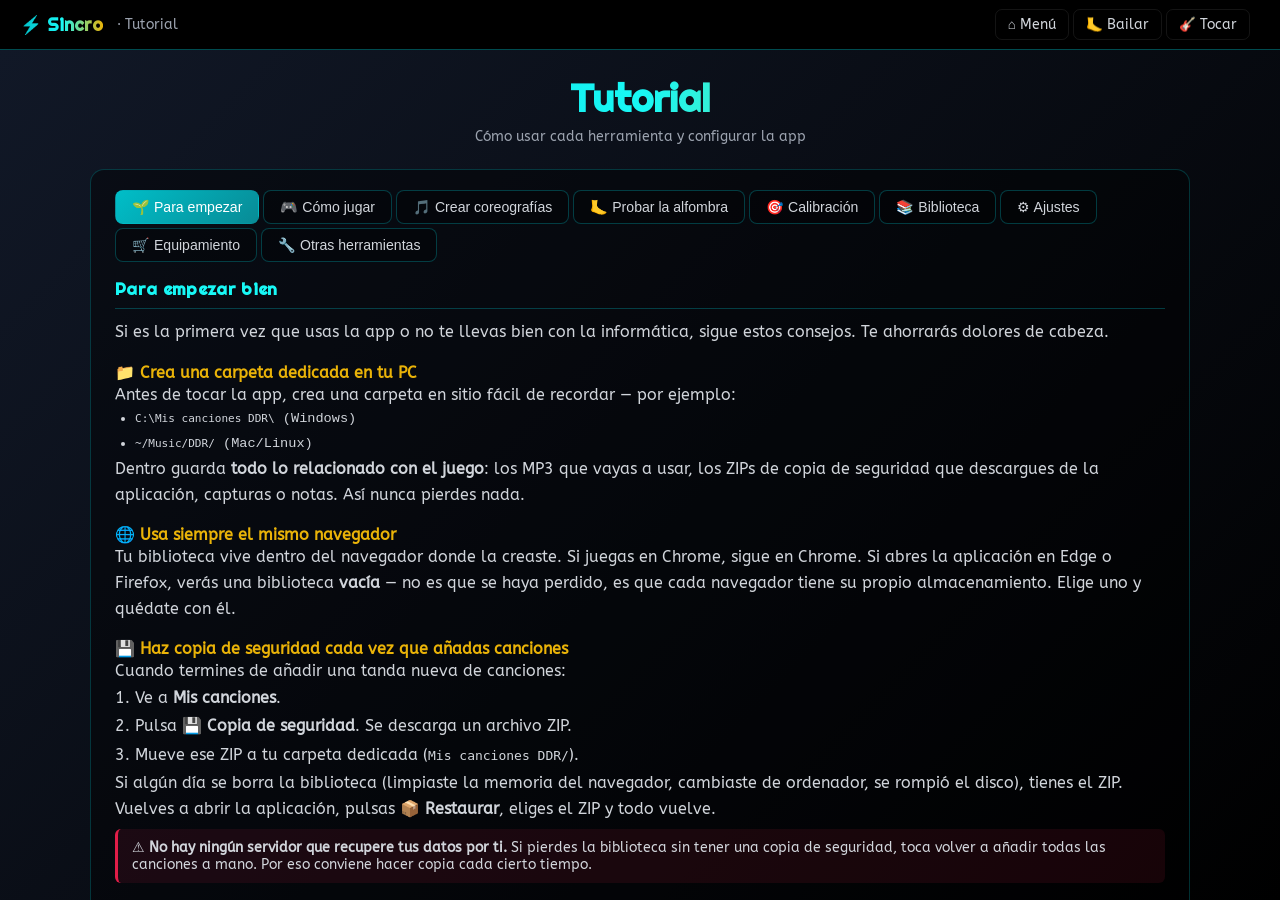
<file: tutorial.html>
<!DOCTYPE html>
<html lang="es">
<head>
<meta charset="UTF-8">
<title>Sincro — Tutorial</title>
<meta name="theme-color" content="#00bec8">
<meta name="viewport" content="width=device-width, initial-scale=1, viewport-fit=cover">
<link rel="manifest" href="manifest.webmanifest">
<link rel="icon" type="image/svg+xml" href="icons/icon.svg">
<link rel="apple-touch-icon" href="icons/icon.svg">
<script src="stepmania-web/js/pwa-bootstrap.js"></script>
<link rel="stylesheet" href="stepmania-web/css/styles.css">
<style>
  /* La pantalla siempre debe verse — sin clase .hidden y sin lógica de
     SPA goto(). Es una página simple de un solo screen. */
  #tutorial-screen { display: block !important; }
  #tutorial-screen.hidden { display: block !important; }
</style>
</head>
<body>

<nav id="topbar">
  <div class="logo" onclick="window.location.href='play.html'">⚡ Sincro</div>
  <div class="crumb">· Tutorial</div>
  <div class="spacer"></div>
  <div class="topbar-nav">
    <button class="topbar-link" onclick="window.location.href='play.html'" title="Volver al menú">⌂ Menú</button>
    <button class="topbar-link" onclick="window.location.href='stepmania-play.html'" title="Bailar con alfombra">🦶 Bailar</button>
    <button class="topbar-link" onclick="window.location.href='gh-play.html'" title="Tocar guitarra">🎸 Tocar</button>
  </div>
</nav>

<!-- TUTORIAL SCREEN -->
<div class="screen hidden" id="tutorial-screen">
  <div class="container">
    <h1>Tutorial</h1>
    <p class="subtitle">Cómo usar cada herramienta y configurar la app</p>

    <div class="card">
      <div class="tabs">
        <button class="tab-btn active" data-ttab="start">🌱 Para empezar</button>
        <button class="tab-btn" data-ttab="play">🎮 Cómo jugar</button>
        <button class="tab-btn" data-ttab="create">🎵 Crear coreografías</button>
        <button class="tab-btn" data-ttab="pad">🦶 Probar la alfombra</button>
        <button class="tab-btn" data-ttab="calib">🎯 Calibración</button>
        <button class="tab-btn" data-ttab="library">📚 Biblioteca</button>
        <button class="tab-btn" data-ttab="settings">⚙ Ajustes</button>
        <button class="tab-btn" data-ttab="equipamiento">🛒 Equipamiento</button>
        <button class="tab-btn" data-ttab="extra">🔧 Otras herramientas</button>
      </div>

      <!-- TUT: START — para usuarios menos técnicos -->
      <div class="tab-content active" id="tut-start">
        <h2 style="font-family:var(--font-display);color:var(--turquesa-400);margin-bottom:10px">Para empezar bien</h2>
        <p style="line-height:1.6;color:var(--gris-300)">Si es la primera vez que usas la app o no te llevas bien con la informática, sigue estos consejos. Te ahorrarás dolores de cabeza.</p>

        <h3 style="margin-top:18px;color:var(--tulip-tree-500);font-size:1em">📁 Crea una carpeta dedicada en tu PC</h3>
        <p style="line-height:1.6;color:var(--gris-300)">Antes de tocar la app, crea una carpeta en sitio fácil de recordar — por ejemplo:</p>
        <ul style="line-height:1.8;color:var(--gris-300);margin-left:20px;font-family:var(--font-mono);font-size:0.85em">
          <li><code>C:\Mis canciones DDR\</code> (Windows)</li>
          <li><code>~/Music/DDR/</code> (Mac/Linux)</li>
        </ul>
        <p style="line-height:1.6;color:var(--gris-300)">Dentro guarda <strong>todo lo relacionado con el juego</strong>: los MP3 que vayas a usar, los ZIPs de copia de seguridad que descargues de la aplicación, capturas o notas. Así nunca pierdes nada.</p>

        <h3 style="margin-top:18px;color:var(--tulip-tree-500);font-size:1em">🌐 Usa siempre el mismo navegador</h3>
        <p style="line-height:1.6;color:var(--gris-300)">Tu biblioteca vive dentro del navegador donde la creaste. Si juegas en Chrome, sigue en Chrome. Si abres la aplicación en Edge o Firefox, verás una biblioteca <strong>vacía</strong> — no es que se haya perdido, es que cada navegador tiene su propio almacenamiento. Elige uno y quédate con él.</p>

        <h3 style="margin-top:18px;color:var(--tulip-tree-500);font-size:1em">💾 Haz copia de seguridad cada vez que añadas canciones</h3>
        <p style="line-height:1.6;color:var(--gris-300)">Cuando termines de añadir una tanda nueva de canciones:</p>
        <ol style="line-height:1.8;color:var(--gris-300);margin-left:20px">
          <li>Ve a <strong>Mis canciones</strong>.</li>
          <li>Pulsa <strong>💾 Copia de seguridad</strong>. Se descarga un archivo ZIP.</li>
          <li>Mueve ese ZIP a tu carpeta dedicada (<code>Mis canciones DDR/</code>).</li>
        </ol>
        <p style="line-height:1.6;color:var(--gris-300)">Si algún día se borra la biblioteca (limpiaste la memoria del navegador, cambiaste de ordenador, se rompió el disco), tienes el ZIP. Vuelves a abrir la aplicación, pulsas <strong>📦 Restaurar</strong>, eliges el ZIP y todo vuelve.</p>
        <p style="margin-top:8px;padding:10px 14px;background:rgba(225,29,72,0.10);border-left:3px solid var(--rosa-500);border-radius:6px;color:var(--gris-300);font-size:0.9em">⚠ <strong>No hay ningún servidor que recupere tus datos por ti.</strong> Si pierdes la biblioteca sin tener una copia de seguridad, toca volver a añadir todas las canciones a mano. Por eso conviene hacer copia cada cierto tiempo.</p>

        <h3 style="margin-top:18px;color:var(--tulip-tree-500);font-size:1em">🎯 Calibra una vez y olvídate</h3>
        <p style="line-height:1.6;color:var(--gris-300)">Antes de la primera partida real, ve a <strong>🎯 Calibración</strong>. Tarda 30 segundos. Solo necesitas calibrar de nuevo si:</p>
        <ul style="line-height:1.8;color:var(--gris-300);margin-left:20px">
          <li>Cambias de auriculares a altavoces (o al revés).</li>
          <li>Cambias de alfombra/teclado.</li>
          <li>Cambias de PC.</li>
        </ul>

        <h3 style="margin-top:18px;color:var(--tulip-tree-500);font-size:1em">⚡ Empieza fácil y sube poco a poco</h3>
        <ul style="line-height:1.8;color:var(--gris-300);margin-left:20px">
          <li>Cuando crees coreografías con AutoStepper, usa el modo <strong>🌿 Suave</strong> los primeros días y luego sube a <strong>⚡ Normal</strong>.</li>
          <li>Empieza siempre por la dificultad <strong>Principiante</strong> o <strong>Fácil</strong> de cada canción nueva. Ya subirás cuando te sientas cómoda.</li>
          <li>El nivel de precisión por defecto (<strong>J5</strong>) está bien para empezar. No lo cambies hasta que domines el juego.</li>
        </ul>

        <h3 style="margin-top:18px;color:var(--tulip-tree-500);font-size:1em">🏷 Etiqueta las canciones</h3>
        <p style="line-height:1.6;color:var(--gris-300)">Cuando tengas varias canciones, ponles etiquetas en la pantalla de Dificultad: <code>favorita</code>, <code>calentamiento</code>, <code>cardio</code>, <code>lenta</code>, lo que quieras. Luego en Jugar puedes filtrar por etiqueta y encuentras lo que buscas en un solo clic.</p>

        <h3 style="margin-top:18px;color:var(--tulip-tree-500);font-size:1em">🎯 Aprovecha las diagonales</h3>
        <p style="line-height:1.6;color:var(--gris-300)">Tu alfombra tiene cuatro paneles cardinales (← ↓ ↑ →) y cuatro diagonales (↖ ↗ ↙ ↘) que antes no se usaban. Activa la variante <strong>🎯 Solo (6)</strong> en la pantalla de Dificultad para añadir las dos diagonales superiores, o <strong>🌟 Full (8)</strong> para usar las cuatro. Funciona con cualquier canción de tu biblioteca: las notas se reparten al vuelo para incluir los nuevos carriles. Si juegas con teclado, las teclas extra son <code>Q</code> y <code>E</code> para Solo, más <code>Z</code> y <code>C</code> para Full.</p>

        <h3 style="margin-top:18px;color:var(--tulip-tree-500);font-size:1em">🚫 Cosas a evitar</h3>
        <ul style="line-height:1.8;color:var(--gris-300);margin-left:20px">
          <li><strong>No abras la aplicación en modo incógnito</strong> para "probarla". Al cerrar la ventana pierdes todo lo que hayas guardado.</li>
          <li><strong>No uses "Borrar todos los datos del sitio"</strong> en el menú del navegador sin haber hecho copia de seguridad antes. Borra todo.</li>
          <li><strong>No abras la aplicación en cinco pestañas a la vez.</strong> Una pestaña basta. Si tienes varias abiertas y guardas cosas en cada una, se pueden sobreescribir entre ellas.</li>
          <li><strong>No subas videos como fondo</strong>: la opción no existe a propósito porque iría con tirones y distrae del juego.</li>
        </ul>

        <h3 style="margin-top:18px;color:var(--tulip-tree-500);font-size:1em">🆘 Si algo falla</h3>
        <ul style="line-height:1.8;color:var(--gris-300);margin-left:20px">
          <li><strong>Las flechas no se ven o se ven raras</strong>: pulsa F5 para recargar la pestaña.</li>
          <li><strong>La alfombra no responde</strong>: ve a <strong>🦶 Comprobar el equipo</strong> y verifica que cada panel se ilumina al pisarlo. Si no, desconecta y vuelve a conectar el USB. Si sigue sin funcionar, abre la herramienta separada <code>test-pad.html</code> (alfombra y guitarra).</li>
          <li><strong>El audio suena desfasado</strong>: vuelve a calibrar.</li>
          <li><strong>"Se han perdido mis canciones"</strong>: comprueba que no abriste la aplicación en otro navegador o en modo incógnito. Si era el mismo navegador y se han borrado, restaura desde tu último ZIP de copia de seguridad.</li>
        </ul>
      </div>

      <!-- TUT: PLAY -->
      <div class="tab-content" id="tut-play">
        <h2 style="font-family:var(--font-display);color:var(--turquesa-400);margin-bottom:10px">Cómo jugar</h2>
        <p style="line-height:1.6;color:var(--gris-300)">El juego clásico al estilo DDR e ITG: las flechas suben hacia el receptor y tienes que pisarlas (o pulsar la tecla) al ritmo de la música.</p>

        <h3 style="margin-top:18px;color:var(--tulip-tree-500);font-size:1em">Controles</h3>
        <ul style="line-height:1.8;color:var(--gris-300);margin-left:20px">
          <li><strong>Teclado</strong>: ← ↓ ↑ → (las cuatro flechas).</li>
          <li><strong>Alfombra</strong>: se detecta sola al conectarla por USB. La izquierda usa el botón 1, abajo el 2, arriba el 3 y derecha el 4.</li>
          <li><strong>Tecla Escape</strong>: sale de la canción y vuelve a la pantalla de dificultad.</li>
        </ul>

        <h3 style="margin-top:18px;color:var(--tulip-tree-500);font-size:1em">Cómo va una partida</h3>
        <ol style="line-height:1.8;color:var(--gris-300);margin-left:20px">
          <li>Menú → <strong>🎮 Jugar</strong> → elige canción.</li>
          <li>Pantalla de dificultad: elige Principiante, Fácil, Intermedio, Difícil o Experto. Activa las <strong>variantes</strong> si quieres (espejo, mezcla, ocultas, etc.).</li>
          <li>Tras una cuenta atrás 3-2-1-¡VAMOS!, empieza la canción.</li>
          <li>Al terminar verás tu <strong>nota final</strong> (de D a AAA), tu puntuación y un desglose por tipo de pisada.</li>
        </ol>

        <h3 style="margin-top:18px;color:var(--tulip-tree-500);font-size:1em">Cómo se valora cada pisada</h3>
        <ul style="line-height:1.8;color:var(--gris-300);margin-left:20px">
          <li><span style="color:#00f5d4">MARVELOUS</span>: ±22 milisegundos. Pisada perfecta.</li>
          <li><span style="color:#ffbe0b">PERFECT</span>: ±45 milisegundos.</li>
          <li><span style="color:#00ff64">GREAT</span>: ±90 milisegundos.</li>
          <li><span style="color:#3a86ff">GOOD</span>: ±135 milisegundos.</li>
          <li><span style="color:#ff006e">BAD</span>: ±180 milisegundos. Rompe la racha.</li>
          <li><span style="color:#ff3366">MISS</span>: te has saltado la nota. Rompe la racha.</li>
        </ul>
        <p style="margin-top:8px;color:var(--gris-400);font-size:0.9em">Estas ventanas se ajustan en Ajustes → "Nivel de precisión" (J4 más permisivo → J7 nivel profesional).</p>

        <h3 style="margin-top:18px;color:var(--tulip-tree-500);font-size:1em">Tipos de notas</h3>
        <ul style="line-height:1.8;color:var(--gris-300);margin-left:20px">
          <li><strong>Tap (pisada simple)</strong>: pisas en el momento exacto del beat.</li>
          <li><strong>Hold (mantenida, verde)</strong>: pisas y mantienes hasta el final del trazo.</li>
          <li><strong>Roll (repetida, naranja)</strong>: como Hold pero tienes que pisar varias veces durante su duración.</li>
          <li><strong>Mine (mina, M roja)</strong>: NO pises. Si tienes el panel apretado cuando pasa, pierdes 200 puntos.</li>
          <li><strong>Lift (al soltar, anillo hueco)</strong>: se valora al <em>soltar</em> el panel en el momento del beat, no al pisar.</li>
          <li><strong>Fake (falsa, gris tenue)</strong>: aparece en pantalla pero no suma ni resta puntos ni rompe la racha.</li>
        </ul>

        <h3 style="margin-top:18px;color:var(--tulip-tree-500);font-size:1em">Variantes (modificadores) disponibles</h3>
        <ul style="line-height:1.8;color:var(--gris-300);margin-left:20px">
          <li>🪞 <strong>Mirror</strong> (espejo): invierte izquierda con derecha.</li>
          <li>↺ <strong>Left</strong> / ↻ <strong>Right</strong>: rota los carriles 90° hacia un lado u otro.</li>
          <li>🔀 <strong>Shuffle</strong> (mezclar): cambia los carriles de sitio al azar.</li>
          <li>👁 <strong>Hidden</strong> (ocultas): las flechas desaparecen justo antes de llegar al receptor.</li>
          <li>💨 <strong>Sudden</strong> (de golpe): las flechas aparecen tarde, ya cerca del receptor.</li>
          <li>🎯 <strong>Solo (6)</strong>: añade ↖ ↗ y reparte las notas en seis carriles. Útil para entrenar todo el cuerpo aunque la canción se haya creado para cuatro carriles.</li>
          <li>🌟 <strong>Full (8)</strong>: añade las cuatro diagonales y reparte las notas en ocho carriles para máxima actividad.</li>
          <li>🎲 <strong>Aleatorio fijo</strong>: si usas Solo o Full, mantiene el mismo reparto cada vez que juegas esa canción (más fácil de memorizar). Sin esta opción, el reparto cambia en cada partida.</li>
          <li>⏱ <strong>Velocidad de desplazamiento</strong>: ajusta lo rápido que bajan las flechas solo para esta canción (se combina con la velocidad global de Ajustes). <strong>Más a la derecha = bajan más rápido = menos tiempo para leerlas.</strong> <strong>Más a la izquierda = bajan más lento = más anticipación para preparar el pie.</strong> No cambia el ritmo de la música ni la dificultad real del chart — solo el tiempo de lectura.</li>
        </ul>

        <h3 style="margin-top:18px;color:var(--tulip-tree-500);font-size:1em">Teclas según el modo</h3>
        <table style="width:100%;border-collapse:collapse;margin-top:8px;font-size:0.88em;font-family:var(--font-mono)">
          <thead><tr style="background:rgba(0,190,200,0.1)">
            <th style="padding:6px 10px;text-align:left;color:var(--turquesa-400);border-bottom:1px solid rgba(0,190,200,0.2)">Modo</th>
            <th style="padding:6px 10px;text-align:left;color:var(--turquesa-400);border-bottom:1px solid rgba(0,190,200,0.2)">Carriles y teclas</th>
          </tr></thead>
          <tbody style="color:var(--gris-300)">
            <tr><td style="padding:5px 10px;border-bottom:1px solid rgba(255,255,255,0.05)">Clásico (4 carriles)</td><td style="padding:5px 10px;border-bottom:1px solid rgba(255,255,255,0.05)">← ↓ ↑ →</td></tr>
            <tr><td style="padding:5px 10px;border-bottom:1px solid rgba(255,255,255,0.05)">Solo (6 carriles)</td><td style="padding:5px 10px;border-bottom:1px solid rgba(255,255,255,0.05)">←  Q  ↑  ↓  E  →   (Q = ↖, E = ↗)</td></tr>
            <tr><td style="padding:5px 10px">Full (8 carriles)</td><td style="padding:5px 10px">←  Q  Z  ↑  ↓  E  C  →   (Q = ↖, Z = ↙, E = ↗, C = ↘)</td></tr>
          </tbody>
        </table>
        <p style="margin-top:8px;color:var(--gris-400);font-size:0.9em">Si juegas con la alfombra, las diagonales superiores deberían responder al pisar las esquinas correspondientes. Si tu alfombra no responde, comprueba qué luz se enciende en <strong>🦶 Comprobar el equipo → Crudo / LEDs</strong> y dímelo (puede que tu alfombra use otros botones distintos a los habituales).</p>
      </div>

      <!-- TUT: CREATE -->
      <div class="tab-content" id="tut-create">
        <h2 style="font-family:var(--font-display);color:var(--turquesa-400);margin-bottom:10px">Crear coreografías (AutoStepper)</h2>
        <p style="line-height:1.6;color:var(--gris-300)">Convierte cualquier MP3, WAV u OGG en una coreografía con cinco dificultades de forma automática.</p>

        <h3 style="margin-top:18px;color:var(--tulip-tree-500);font-size:1em">Pasos</h3>
        <ol style="line-height:1.8;color:var(--gris-300);margin-left:20px">
          <li>Menú → <strong>🎵 Crear coreografías</strong>.</li>
          <li>Arrastra los audios al área punteada (o pincha para elegirlos). El programa lee el "Artista - Título" del nombre del archivo.</li>
          <li>Elige un <strong>modo</strong>: 🌿 Suave, ⚡ Normal, 🔥 Intenso o ⚙ Personalizado (con cada parámetro ajustable a mano).</li>
          <li><strong>🎚 Carriles</strong>: 4 (clásico, por defecto), 6 (con diagonales superiores ↖ ↗) u 8 (con las cuatro diagonales). El selector está debajo de los modos.</li>
          <li>Pulsa <strong>▶ Analizar todo</strong>. Cada canción tarda entre cinco y quince segundos según la duración.</li>
          <li>Cuando termine: <strong>💾 Guardar en mi biblioteca</strong> (la canción queda accesible desde Jugar) o <strong>Descargar ZIP</strong> (con .ssc + audio para llevarla a otro ordenador o usarla en StepMania 5 nativo).</li>
        </ol>

        <p style="margin-top:8px;padding:10px 14px;background:rgba(0,190,200,0.08);border-left:3px solid var(--turquesa-600);border-radius:6px;color:var(--gris-300);font-size:0.9em">💡 <strong>4, 6 u 8 carriles</strong>: el selector decide cómo se reparten las notas <em>al generarlas</em>. Una canción de cuatro carriles también puede jugarse con diagonales activando las variantes Solo o Full en la pantalla de Dificultad: es la forma más fácil de aprovechar tus diagonales sin volver a generar nada. El selector solo importa si quieres coreografías "auténticas" de 6 u 8 carriles (por ejemplo para exportar el ZIP a StepMania 5 nativo como dance-solo o dance-double).</p>

        <h3 style="margin-top:18px;color:var(--tulip-tree-500);font-size:1em">Cómo detecta el ritmo</h3>
        <p style="line-height:1.6;color:var(--gris-300)">El programa se fija sobre todo en el bombo y el bajo de la canción para encontrar los golpes principales. Calcula la velocidad (entre 90 y 180 pulsaciones por minuto) y ajusta el inicio para que las flechas caigan en el momento exacto. Funciona bien con techno, dance, pop o rock; peor con música muy ambiental o sin un pulso claro.</p>

        <h3 style="margin-top:18px;color:var(--tulip-tree-500);font-size:1em">Qué hace cada modo</h3>
        <ul style="line-height:1.8;color:var(--gris-300);margin-left:20px">
          <li>🌿 <strong>Suave</strong>: sensibilidad alta (solo golpes fuertes), notas en negras, 10 % de notas mantenidas, sin saltos.</li>
          <li>⚡ <strong>Normal</strong> (recomendado): sensibilidad media, corcheas, 25 % de notas mantenidas, 7 % de saltos.</li>
          <li>🔥 <strong>Intenso</strong>: sensibilidad baja (más pasos), semicorcheas, 50 % de notas mantenidas, 18 % de saltos.</li>
          <li>⚙ <strong>Personalizado</strong>: ajusta cada parámetro con los controles deslizantes.</li>
        </ul>
        <p style="margin-top:8px;color:var(--gris-400);font-size:0.9em">Cada canción genera cinco dificultades: Principiante, Fácil, Intermedio, Difícil y Experto. La densidad de notas sube en cada nivel.</p>

        <p style="margin-top:14px;padding:12px;background:rgba(245,158,11,0.10);border-left:3px solid var(--color-warning);border-radius:6px;color:var(--gris-300);font-size:0.9em">⚠ Si la velocidad detectada está mal, puedes corregirla a mano desde Jugar → elige canción → <strong>✏ Ajustar BPM/desfase</strong>.</p>
      </div>

      <!-- TUT: PAD TEST -->
      <div class="tab-content" id="tut-pad">
        <h2 style="font-family:var(--font-display);color:var(--turquesa-400);margin-bottom:10px">Probar la alfombra</h2>
        <p style="line-height:1.6;color:var(--gris-300)">Comprobación rápida de la alfombra. Útil para verificar que todos los sensores responden, medir tu tiempo de reacción y detectar sensores que no funcionan bien.</p>

        <h3 style="margin-top:18px;color:var(--tulip-tree-500);font-size:1em">Pestañas</h3>
        <ul style="line-height:1.8;color:var(--gris-300);margin-left:20px">
          <li><strong>Visual</strong>: una cuadrícula de 3×3 con las cuatro flechas. Pisa cualquier panel — el contador sube y la flecha se enciende. Sirve para confirmar que cada sensor responde.</li>
          <li><strong>Tiempo de respuesta</strong>: ocho rondas. Aparece una flecha al azar en azul; písala lo más rápido posible. Lo normal son entre 200 y 300 milisegundos (suma tu tiempo de reacción más el del equipo).</li>
          <li><strong>Sensores pegados</strong>: vigila durante 60 segundos sin que pises nada. Si aparece alguna pisada, es que hay un sensor pegado o un cable con ruido.</li>
          <li><strong>Crudo / LEDs</strong>: muestra el estado en bruto de los 16 botones de la alfombra y la velocidad de muestreo.</li>
        </ul>

        <p style="margin-top:14px;padding:12px;background:rgba(0,190,200,0.10);border-left:3px solid var(--turquesa-600);border-radius:6px;color:var(--gris-300);font-size:0.9em">💡 Para una comprobación más completa (estadísticas por panel o por traste, sincronización de audio con metrónomo, prueba al límite, sensores pegados, calibración de guitarra), usa la herramienta <code>test-pad.html</code> con su selector Alfombra + Guitarra (ver "Otras herramientas").</p>
      </div>

      <!-- TUT: CALIBRATION -->
      <div class="tab-content" id="tut-calib">
        <h2 style="font-family:var(--font-display);color:var(--turquesa-400);margin-bottom:10px">Calibración</h2>
        <p style="line-height:1.6;color:var(--gris-300)">Mide tu desfase real (el tiempo que tarda en llegar el sonido y tu pisada hasta el juego) y aplica el resultado en Ajustes para que las flechas caigan en el momento exacto.</p>

        <h3 style="margin-top:18px;color:var(--tulip-tree-500);font-size:1em">Por qué calibrar</h3>
        <p style="line-height:1.6;color:var(--gris-300)">Cada equipo (controladores, altavoces, alfombra, tu propio tiempo de reacción) añade un pequeño retardo. Si pisas siempre "tarde" y obtienes GOOD en lugar de PERFECT, no es falta de habilidad: es desfase. Calibrar lo corrige.</p>

        <h3 style="margin-top:18px;color:var(--tulip-tree-500);font-size:1em">Cómo se hace</h3>
        <ol style="line-height:1.8;color:var(--gris-300);margin-left:20px">
          <li>Menú → <strong>🎯 Calibración</strong>.</li>
          <li>Elige una velocidad entre 60 y 180 (se recomienda 120 para empezar).</li>
          <li>Pulsa <strong>▶ Iniciar metrónomo</strong>. Empezarán a sonar los tics.</li>
          <li>Pisa cualquier panel (o pulsa la <strong>barra espaciadora</strong>) al ritmo, intentando coincidir con cada tic.</li>
          <li>Tras unas veinte o treinta pisadas, pulsa <strong>■ Detener y analizar</strong>.</li>
          <li>Verás tu desfase medio. Si supera los 15 milisegundos, aparece un botón <strong>"Aplicar a Ajustes"</strong> que guarda el valor sugerido en el desfase global.</li>
        </ol>

        <p style="margin-top:14px;padding:12px;background:rgba(0,190,200,0.10);border-left:3px solid var(--turquesa-600);border-radius:6px;color:var(--gris-300);font-size:0.9em">💡 Alternativa más rápida pero menos precisa: en Ajustes → <strong>🎧 Auto-detectar</strong>, que usa el retardo que el navegador detecta en tu equipo (sin tener en cuenta tu tiempo de reacción ni el sensor de la alfombra).</p>
      </div>

      <!-- TUT: LIBRARY -->
      <div class="tab-content" id="tut-library">
        <h2 style="font-family:var(--font-display);color:var(--turquesa-400);margin-bottom:10px">Biblioteca</h2>
        <p style="line-height:1.6;color:var(--gris-300)">Tu colección de canciones se guarda dentro de tu navegador, en una zona privada llamada <strong>IndexedDB</strong> (no se sube a ningún servidor ni queda en una carpeta del disco). Solo tú la ves y se mantiene entre sesiones.</p>

        <h3 style="margin-top:18px;color:var(--tulip-tree-500);font-size:1em">¿Dónde se guardan los MP3?</h3>
        <p style="line-height:1.6;color:var(--gris-300)">No hay ninguna ruta concreta del ordenador que tengas que respetar. Cuando arrastras un MP3 al AutoStepper o pulsas "Importar archivos":</p>
        <ol style="line-height:1.8;color:var(--gris-300);margin-left:20px">
          <li>El navegador <strong>lee el archivo</strong> que tú elijas (Descargas, Música, USB o donde sea).</li>
          <li>La aplicación guarda una <strong>copia interna</strong> dentro de tu navegador, junto con la coreografía generada.</li>
          <li>Tu MP3 original sigue donde estaba: puedes moverlo o borrarlo, la canción seguirá funcionando aquí porque hay una copia propia.</li>
        </ol>
        <p style="margin-top:8px;color:var(--gris-400);font-size:0.9em">Importante: el servidor (<code>play.movimientofuncional.app</code>) solo te envía el HTML, el CSS y el JavaScript. <strong>Nunca recibe ni guarda tus MP3</strong>; todo el almacenamiento ocurre en tu navegador.</p>

        <h3 style="margin-top:18px;color:var(--tulip-tree-500);font-size:1em">¿Qué cosas borran la biblioteca?</h3>
        <table style="width:100%;border-collapse:collapse;margin-top:8px;font-size:0.88em">
          <thead><tr style="background:rgba(0,190,200,0.1)"><th style="padding:6px 10px;text-align:left;color:var(--turquesa-400);border-bottom:1px solid rgba(0,190,200,0.2)">Acción</th><th style="padding:6px 10px;text-align:left;color:var(--turquesa-400);border-bottom:1px solid rgba(0,190,200,0.2)">¿Conserva?</th></tr></thead>
          <tbody style="color:var(--gris-300)">
            <tr><td style="padding:5px 10px;border-bottom:1px solid rgba(255,255,255,0.05)">Cerrar y reabrir el navegador</td><td style="padding:5px 10px;border-bottom:1px solid rgba(255,255,255,0.05);color:var(--color-success)">✅ Sí</td></tr>
            <tr><td style="padding:5px 10px;border-bottom:1px solid rgba(255,255,255,0.05)">F5 / recargar la pestaña</td><td style="padding:5px 10px;border-bottom:1px solid rgba(255,255,255,0.05);color:var(--color-success)">✅ Sí</td></tr>
            <tr><td style="padding:5px 10px;border-bottom:1px solid rgba(255,255,255,0.05)">Reiniciar el PC</td><td style="padding:5px 10px;border-bottom:1px solid rgba(255,255,255,0.05);color:var(--color-success)">✅ Sí</td></tr>
            <tr><td style="padding:5px 10px;border-bottom:1px solid rgba(255,255,255,0.05)">"Borrar caché" del navegador</td><td style="padding:5px 10px;border-bottom:1px solid rgba(255,255,255,0.05);color:var(--tulip-tree-500)">⚠ Depende (suele preservar)</td></tr>
            <tr><td style="padding:5px 10px;border-bottom:1px solid rgba(255,255,255,0.05)">"Borrar datos del sitio"</td><td style="padding:5px 10px;border-bottom:1px solid rgba(255,255,255,0.05);color:var(--rosa-500)">❌ NO — pierdes todo</td></tr>
            <tr><td style="padding:5px 10px;border-bottom:1px solid rgba(255,255,255,0.05)">Modo incógnito</td><td style="padding:5px 10px;border-bottom:1px solid rgba(255,255,255,0.05);color:var(--rosa-500)">❌ Se borra al cerrar</td></tr>
            <tr><td style="padding:5px 10px;border-bottom:1px solid rgba(255,255,255,0.05)">Cambiar de Chrome a Edge o Firefox</td><td style="padding:5px 10px;border-bottom:1px solid rgba(255,255,255,0.05);color:var(--rosa-500)">❌ Cada navegador es independiente</td></tr>
            <tr><td style="padding:5px 10px">Cambiar de ordenador</td><td style="padding:5px 10px;color:var(--tulip-tree-500)">⚠ Usa Copia de seguridad y Restaurar</td></tr>
          </tbody>
        </table>

        <h3 style="margin-top:18px;color:var(--tulip-tree-500);font-size:1em">Cuánto espacio puedes usar</h3>
        <ul style="line-height:1.8;color:var(--gris-300);margin-left:20px">
          <li><strong>Chrome, Edge o Firefox en ordenador</strong>: varios gigabytes (depende de tu disco libre; suele ser alrededor del 60 % del espacio disponible).</li>
          <li><strong>Safari en iOS</strong>: límite estricto de unos 50 megabytes. Sé selectiva: pocas canciones y cortas.</li>
          <li>El indicador "💾 Biblioteca ocupa X MB de Y MB" en la parte superior de tu lista de canciones te muestra el total real.</li>
        </ul>

        <h3 style="margin-top:18px;color:var(--tulip-tree-500);font-size:1em">No confundir con StepMania 5 nativo</h3>
        <p style="line-height:1.6;color:var(--gris-300)">El juego de escritorio <strong>StepMania 5</strong>, si lo tienes instalado en <code>C:\Games\StepMania 5</code>, lee canciones desde <code>C:\Games\StepMania 5\Songs\</code>. Si quieres jugar la misma canción en ambos sitios:</p>
        <ol style="line-height:1.8;color:var(--gris-300);margin-left:20px">
          <li>AutoStepper genera la coreografía → pulsa <strong>"Descargar ZIP"</strong>.</li>
          <li>Descomprime el ZIP dentro de <code>C:\Games\StepMania 5\Songs\</code> (para el juego nativo).</li>
          <li>Además puedes pulsar <strong>"Guardar en mi biblioteca"</strong> para tenerla también aquí.</li>
        </ol>

        <h3 style="margin-top:18px;color:var(--tulip-tree-500);font-size:1em">Inspeccionar o borrar manualmente</h3>
        <p style="line-height:1.6;color:var(--gris-300)">Pulsa <strong>F12</strong> en cualquier navegador → pestaña <strong>Application</strong> (Chrome o Edge) o <strong>Storage</strong> (Firefox):</p>
        <ul style="line-height:1.8;color:var(--gris-300);margin-left:20px">
          <li><strong>IndexedDB</strong> → <code>StepManiaWebDB</code> → <code>songs</code> y <code>scores</code>: aquí están las canciones (cada bloque binario es un audio) y los récords personales.</li>
          <li><strong>Local Storage</strong> → la dirección del sitio: cuatro entradas con prefijo <code>stepmania-web-*</code> (ajustes, apariencia de las flechas, fondo).</li>
        </ul>
        <p style="margin-top:8px;color:var(--gris-400);font-size:0.9em">Útil si quieres limpiar todo de raíz sin tocar la aplicación, o revisar exactamente qué tienes guardado.</p>

        <h3 style="margin-top:18px;color:var(--tulip-tree-500);font-size:1em">Acciones</h3>
        <ul style="line-height:1.8;color:var(--gris-300);margin-left:20px">
          <li><strong>🎵 Crear nueva</strong>: lleva al AutoStepper para generar una coreografía desde un MP3.</li>
          <li><strong>📥 Importar archivos</strong>: elige un .ssc o .sm con el audio que le acompaña. Los empareja por nombre.</li>
          <li><strong>📁 Importar paquete</strong>: elige una carpeta entera (al estilo de un paquete de StepMania con subcarpetas Song1/, Song2/...). Importa cada subcarpeta como una canción, emparejando el .ssc o .sm con el audio más grande de la misma carpeta (para no confundir un banner.mp3 con la canción).</li>
          <li><strong>💾 Copia de seguridad</strong>: descarga toda tu biblioteca (canciones, puntuaciones y ajustes) en un ZIP. Útil para llevarla a otro ordenador o navegador.</li>
          <li><strong>📦 Restaurar</strong>: importa un ZIP de copia de seguridad. Las canciones se añaden con identificadores nuevos (no sobreescribe las existentes).</li>
          <li><strong>↻ Recargar</strong>: refresca la lista (útil tras cambios externos).</li>
        </ul>

        <h3 style="margin-top:18px;color:var(--tulip-tree-500);font-size:1em">En la pantalla "Jugar"</h3>
        <ul style="line-height:1.8;color:var(--gris-300);margin-left:20px">
          <li><strong>🔍 Buscar</strong> por título o artista.</li>
          <li><strong>Ordenar</strong>: por recientes, título, artista, velocidad o duración.</li>
          <li><strong>Filtros</strong>: por dificultad máxima, por nota obtenida (cualquier récord, sin jugar, AAA, AA o mejor, A o mejor) y por etiqueta.</li>
          <li><strong>Al pasar el ratón sobre una canción</strong>: a los 250 milisegundos suena una vista previa de unos 12 segundos desde el inicio del estribillo, con aparición y desaparición suaves.</li>
        </ul>

        <h3 style="margin-top:18px;color:var(--tulip-tree-500);font-size:1em">En la pantalla de dificultad</h3>
        <ul style="line-height:1.8;color:var(--gris-300);margin-left:20px">
          <li><strong>✏ Ajustar BPM/desfase</strong>: corrige a mano si AutoStepper detectó mal el ritmo.</li>
          <li><strong>🏷 Etiquetas</strong>: añade etiquetas libres (favoritos, cardio, calentamiento, etc.). Aparecen en el filtro de etiquetas de la pantalla "Jugar".</li>
          <li><strong>×</strong> junto a una nota: borra ese récord personal (útil para empezar de cero).</li>
        </ul>
      </div>

      <!-- TUT: SETTINGS -->
      <div class="tab-content" id="tut-settings">
        <h2 style="font-family:var(--font-display);color:var(--turquesa-400);margin-bottom:10px">Ajustes</h2>
        <p style="line-height:1.6;color:var(--gris-300)">Accede al panel con el botón <strong>⚙</strong> de la esquina superior derecha. Todos los ajustes se guardan automáticamente dentro de tu navegador (no en el disco): lo que cambias queda registrado al momento, sin necesidad de un botón "Guardar".</p>

        <p style="margin-top:8px;padding:10px 14px;background:rgba(0,190,200,0.08);border-left:3px solid var(--turquesa-600);border-radius:6px;color:var(--gris-300);font-size:0.9em">💡 La aplicación usa cuatro entradas internas: una para los ajustes (desfase, anticipación y precisión), otra para la apariencia de las flechas (si has cargado una imagen), otra para el fondo y una más para limpieza de versiones anteriores. La <strong>copia de seguridad</strong> de la biblioteca incluye también todos estos ajustes, así que con un solo ZIP migras todo de una.</p>

        <h3 style="margin-top:18px;color:var(--tulip-tree-500);font-size:1em">🎵 Desfase global (entre −200 y +200 milisegundos)</h3>
        <p style="line-height:1.6;color:var(--gris-300)">Compensa el retardo entre el sonido que oyes y la pisada que da el juego. <strong>Positivo</strong> = pisas tarde (las flechas se "adelantan" al valorarse). <strong>Negativo</strong> = pisas pronto. El botón <strong>🎧 Auto-detectar</strong> aplica un primer valor según el retardo que reporta tu navegador. Para un ajuste fino, usa la pantalla de Calibración.</p>

        <h3 style="margin-top:18px;color:var(--tulip-tree-500);font-size:1em">⏱ Velocidad de desplazamiento (3 modos)</h3>
        <p style="line-height:1.6;color:var(--gris-300)"><strong>Importante: este ajuste NO cambia el ritmo de la canción ni la dificultad real del chart.</strong> Solo cambia lo rápido que bajan las flechas por la pantalla. Cada flecha se pisa siempre en el mismo instante exacto del beat — la velocidad solo decide si la ves venir desde lejos (lento = más tiempo para leer) o si aparece más tarde y cruza la pantalla rápido (rápido = menos tiempo para reaccionar). En el dropdown de Ajustes puedes elegir entre tres modos, todos heredados de StepMania 5 oficial:</p>
        <ul style="line-height:1.7;color:var(--gris-300);margin-left:20px">
          <li><strong>xMod (multiplicador)</strong>: el clásico. Slider de 0,5x a 3,0x. 1,0x equivale a 600 píxeles por segundo. Sube el slider para acelerar, baja para frenar. Es independiente del BPM real de cada canción.</li>
          <li><strong>CMod (BPM constante)</strong>: eliges un BPM equivalente (100–700) y todas las canciones se ven a la misma velocidad — independiente de su tempo real. Es el truco que usa la comunidad de StepMania para no recalibrar cada vez que cambias de canción. Si te encuentras cómoda con xMod 1,0x en una canción de 140 BPM, prueba CMod 280 (equivalencia aproximada).</li>
          <li><strong>MMod (techo)</strong>: xMod normal pero nunca pasa de un BPM máximo. Útil si tu librería mezcla canciones lentas (100 BPM) y rápidas (180 BPM): pones M450 y las rápidas se "frenan" al techo sin que tengas que tocar nada.</li>
        </ul>
        <p style="line-height:1.6;color:var(--gris-300)">Equivalencia: <strong>xMod 1,0x ≡ CMod 200</strong>. En la pantalla de dificultad hay un segundo slider de velocidad específico por canción que se combina con el global.</p>

        <h3 style="margin-top:18px;color:var(--tulip-tree-500);font-size:1em">🎯 Nivel de precisión (J4 a J7)</h3>
        <ul style="line-height:1.8;color:var(--gris-300);margin-left:20px">
          <li><strong>J4</strong>: el más permisivo (las ventanas son una vez y media las normales).</li>
          <li><strong>J5</strong>: precisión estándar de StepMania 5 (recomendado para empezar).</li>
          <li><strong>J6</strong>: más estricto (×0,84).</li>
          <li><strong>J7</strong>: nivel profesional al estilo ITG (×0,66, exige mucha precisión).</li>
        </ul>

        <h3 style="margin-top:18px;color:var(--tulip-tree-500);font-size:1em">🎨 Apariencia de las flechas (imagen PNG)</h3>
        <p style="line-height:1.6;color:var(--gris-300)">Por defecto las flechas se dibujan con polígonos. Puedes cargar una imagen PNG cuadrada con la flecha apuntando hacia arriba (al estilo de las flechas de ITG): el juego la rotará para cada carril y la pintará con el color que corresponde al ritmo de cada nota. Queda guardada en el navegador. El botón <strong>Restaurar</strong> vuelve a los polígonos por defecto.</p>

        <h3 style="margin-top:18px;color:var(--tulip-tree-500);font-size:1em">🖼 Fondo (imagen)</h3>
        <p style="line-height:1.6;color:var(--gris-300)">Por defecto cada canción tiene un fondo único generado a partir de su título. Puedes cargar una imagen para que se use como fondo común en todas las canciones. Se guarda dentro del navegador.</p>
      </div>

      <!-- TUT: EQUIPAMIENTO -->
      <div class="tab-content" id="tut-equipamiento">
        <h2 style="font-family:var(--font-display);color:var(--turquesa-400);margin-bottom:10px">Equipamiento recomendado</h2>
        <p style="line-height:1.6;color:var(--gris-300)">
          Para sacarle partido a Sincro necesitas tres cosas en orden: un ordenador adecuado, una
          alfombra de baile USB y opcionalmente una guitarra de Guitar Hero. Aquí va el detalle de
          qué buscar en cada uno, sin marcas concretas (cambian cada año) pero con los criterios
          que sí importan al comprar.
        </p>

        <h3 id="ordenador" style="margin-top:24px;color:var(--tulip-tree-500);font-size:1.05em">💻 Ordenador host</h3>
        <p style="line-height:1.6;color:var(--gris-300)">
          El primer filtro: el ordenador desde el que vas a jugar. Sincro está pensado para
          <strong>ordenador con pantalla grande, sonido decente y puerto USB</strong>. No depende de
          potencia bruta — un equipo de gama media de hace 5 años tiene de sobra — pero sí de
          factor forma.
        </p>

        <h3 style="margin-top:18px;color:var(--turquesa-400);font-size:0.98em">✅ Portátil 14&quot; o más</h3>
        <p style="line-height:1.6;color:var(--gris-300)">
          La opción más cómoda para empezar. Cualquier portátil con Windows, macOS o Linux moderno,
          desde gama media (Intel Core i3/i5, AMD Ryzen 3/5, Apple Silicon) hasta lo que tengas.
          Importa más la pantalla: <strong>14 pulgadas mínimo</strong> para que las flechas se vean a
          la distancia normal de bailar (2-3 metros). Conexión USB-A nativa o un hub USB-C
          asequible si tu portátil ya no la trae.
        </p>

        <h3 style="margin-top:18px;color:var(--turquesa-400);font-size:0.98em">✅ Mini-PC + televisor</h3>
        <p style="line-height:1.6;color:var(--gris-300)">
          La configuración ideal si vas a dejarlo montado en el salón. Un mini-PC barato (tipo
          Intel N100 chino por 130-180€, o una Raspberry Pi 5 con caja decente) conectado por
          HDMI a tu tele de 32-55 pulgadas. La pantalla grande hace que jugar Hard/Expert sea
          realmente legible. Asegúrate de que el mini-PC tenga 2-3 puertos USB-A para alfombra,
          guitarra y opcionalmente un mando si quieres añadir un Pro Controller para menús.
        </p>
        <ul style="line-height:1.7;color:var(--gris-300);padding-left:20px">
          <li><strong>Pros:</strong> pantalla enorme, mejor sonido (TV o altavoces externos), setup permanente.</li>
          <li><strong>Contras:</strong> requiere instalar Windows / Linux desde cero la primera vez.</li>
        </ul>

        <h3 style="margin-top:18px;color:var(--turquesa-400);font-size:0.98em">✅ Sobremesa convencional</h3>
        <p style="line-height:1.6;color:var(--gris-300)">
          Cualquier torre con monitor de 24" o más. La distancia silla-monitor suele ser de 60 cm
          en uso normal, pero al bailar te alejas a 1.5-2 metros y un monitor pequeño se queda
          corto. Si tu monitor es de 21" o menos, considera moverlo a una mesa más alta o usar un
          segundo monitor / TV.
        </p>

        <h3 style="margin-top:18px;color:var(--turquesa-400);font-size:0.98em">⚠ Audio: por cable, siempre</h3>
        <p style="line-height:1.6;color:var(--gris-300)">
          <strong>Auriculares Bluetooth y altavoces inalámbricos NO funcionan bien</strong>. Añaden
          100-200 ms de latencia que destrozan la jugabilidad — pisas en el momento que oyes el
          beat, pero el beat ya pasó hace dos décimas. Usa siempre altavoces conectados por cable
          (jack 3.5 mm o USB) o auriculares con cable. La salida HDMI a la TV también va perfecta
          porque es síncrona con el vídeo.
        </p>

        <h3 style="margin-top:18px;color:var(--turquesa-400);font-size:0.98em">❌ Móviles y tablets</h3>
        <p style="line-height:1.6;color:var(--gris-300)">
          Sincro <strong>bloquea el acceso al juego desde móvil o tablet</strong>. La landing pública
          sí se puede leer (es contenido informativo), pero al pulsar &laquo;Jugar&raquo; aparece un modal
          explicando los requisitos y no permite continuar. Tres razones para esa decisión:
        </p>
        <ul style="line-height:1.7;color:var(--gris-300);padding-left:20px">
          <li><strong>Pantalla insuficiente:</strong> las flechas caen rápido y desde 2 metros de
              distancia — la natural al bailar. Una pantalla de 6-10 pulgadas obliga a acercarte
              tanto que pierdes el sentido del movimiento corporal. En charts Medium/Hard
              directamente no se ven las notas con tiempo de reacción.</li>
          <li><strong>Sonido insuficiente:</strong> los altavoces internos de móviles/tablets no dan
              cuerpo al bajo. Sin sentir el ritmo en el pecho, el cuerpo no sincroniza. Y los
              Bluetooth (auriculares o altavoz portátil) añaden latencia que rompe el timing.</li>
          <li><strong>Conectividad inviable:</strong> conectar una alfombra USB requiere un cable OTG
              + hub alimentado, y aún así Android suele exponer la alfombra como teclado (sin
              diagonales). En iPad/iPhone, Safari restringe Web Audio en segundo plano y la cuota
              de IndexedDB es ~50 MB — no caben ni 10 canciones.</li>
        </ul>
        <p style="line-height:1.6;color:var(--gris-300)">
          No es por proteger nada. Es para ahorrarte una hora intentando montar un setup con
          adaptadores OTG que probablemente no va a ir.
        </p>

        <h3 id="hardware" style="margin-top:32px;color:var(--tulip-tree-500);font-size:1.05em">🦶 Alfombras de baile</h3>
        <p style="line-height:1.6;color:var(--gris-300)">
          <strong>El número de paneles físicos que tenga tu alfombra determina qué modos de juego
          puedes activar.</strong> Sincro lo detecta automáticamente cuando calibras y adapta las
          flechas que verás en pantalla. Hay cuatro variantes principales en el mercado:
        </p>

        <h3 style="margin-top:18px;color:var(--turquesa-400);font-size:0.98em">🪧 4 paneles · solo cardinales (← ↓ ↑ →)</h3>
        <p style="line-height:1.6;color:var(--gris-300)">
          El estándar mínimo. Es lo que trae la mayoría de alfombras genéricas baratas (10-25€ en
          Amazon o AliExpress) y también muchas RedOctane originales antiguas. Cubre el 95% del
          catálogo DDR/ITG porque los charts Beginner/Easy/Medium están todos diseñados para 4
          carriles.
        </p>
        <ul style="line-height:1.7;color:var(--gris-300);padding-left:20px">
          <li><strong>Modos compatibles:</strong> Por defecto (4 carriles).</li>
          <li><strong>Modo Solo / Full:</strong> no disponibles.</li>
          <li><strong>Pros:</strong> baratas, fáciles de encontrar, todas son compatibles.</li>
          <li><strong>Contras:</strong> no puedes jugar charts Hard/Expert pensados para diagonales.</li>
        </ul>

        <h3 style="margin-top:18px;color:var(--turquesa-400);font-size:0.98em">🪧 6 paneles · cardinales + diagonales superiores (↖ ↗)</h3>
        <p style="line-height:1.6;color:var(--gris-300)">
          La variante "cabinet DDR": las cuatro flechas cardinales más las dos diagonales hacia arriba.
          Es la convención canónica de las máquinas arcade DDR y el formato más común en alfombras
          semi-profesionales (RedOctane Ignition v2, mats con base rígida de alta gama).
        </p>
        <ul style="line-height:1.7;color:var(--gris-300);padding-left:20px">
          <li><strong>Modos compatibles:</strong> Por defecto + Solo (↖↗).</li>
          <li><strong>Modo Full:</strong> no disponible.</li>
          <li><strong>Identificar al comprar:</strong> las flechas diagonales en la lona apuntan hacia
              arriba (↖ y ↗). Mira las fotos del producto desde arriba.</li>
        </ul>

        <h3 style="margin-top:18px;color:var(--turquesa-400);font-size:0.98em">🪧 6 paneles · cardinales + diagonales inferiores (↙ ↘)</h3>
        <p style="line-height:1.6;color:var(--gris-300)">
          La variante "china barata": cardinales más dos diagonales hacia abajo. Aparece en muchos
          modelos genéricos de Amazon entre 15-30€. Antes de Sincro v40, jugar Solo aquí requería
          poner la alfombra del revés (rompiendo los cardinales) — ahora <strong>el motor detecta esta
          orientación al calibrar y dibuja las flechas ↙↘ en lugar de ↖↗</strong>, así que pisas tu lona
          como está y todo encaja.
        </p>
        <ul style="line-height:1.7;color:var(--gris-300);padding-left:20px">
          <li><strong>Modos compatibles:</strong> Por defecto + Solo (↙↘ adaptado automáticamente).</li>
          <li><strong>Modo Full:</strong> no disponible.</li>
          <li><strong>Identificar al comprar:</strong> las flechas diagonales apuntan hacia abajo (↙ y ↘).</li>
          <li><strong>Aviso:</strong> calibra desde <em>Comprobar el equipo → Calibrar</em> SALTANDO los
              pasos UP-LEFT/UP-RIGHT y asignando DOWN-LEFT/DOWN-RIGHT — si pisas durante UP-LEFT
              acabarías con un mapping mixto que confunde al detector.</li>
        </ul>

        <h3 style="margin-top:18px;color:var(--turquesa-400);font-size:0.98em">🪧 8 paneles · cardinales + 4 diagonales completas</h3>
        <p style="line-height:1.6;color:var(--gris-300)">
          La alfombra "Pump It Up" o ITG profesional: cuatro cardinales más las cuatro diagonales
          (↖ ↗ ↙ ↘). Es el formato más caro y más raro de encontrar — suelen ser alfombras de metal
          o composite, no las baratas de espuma plástica.
        </p>
        <ul style="line-height:1.7;color:var(--gris-300);padding-left:20px">
          <li><strong>Modos compatibles:</strong> Todos (Por defecto, Solo, Full).</li>
          <li><strong>Convención:</strong> Sincro usa por defecto las diagonales superiores en modo Solo
              (cabinet DDR), pero las inferiores siguen activas para el modo Full.</li>
          <li><strong>Identificar al comprar:</strong> verás 8 flechas pintadas en la lona, una en cada
              esquina además de los cuatro cardinales.</li>
        </ul>

        <h3 style="margin-top:24px;color:var(--tulip-tree-500);font-size:1em">🔍 Cómo elegir y qué evitar</h3>
        <ul style="line-height:1.7;color:var(--gris-300);padding-left:20px">
          <li><strong>Cuenta los paneles activos en las fotos del producto</strong>, no las flechas
              impresas. Algunos modelos baratos pintan 8 flechas decorativas pero solo tienen 4
              sensores reales debajo — quedan paneles "muertos" que no responden al pisar.</li>
          <li><strong>Busca reviews que mencionen explícitamente las diagonales.</strong> Si un usuario
              reporta "las flechas diagonales no van", asume que es defecto de diseño, no de su
              unidad. Si reporta "las de arriba sí pero las de abajo no" (o viceversa), confirma de
              qué tipo es el modelo.</li>
          <li><strong>Conexión USB nativa</strong> es obligatoria. Las alfombras que se conectan por
              cable de PS2/Xbox necesitan un adaptador adicional que añade latencia y a veces no se
              reconoce en Windows/Mac. Las USB se identifican como HID Gamepad sin drivers.</li>
          <li><strong>Base rígida o antideslizante</strong>. Las alfombras de espuma fina se mueven al
              pisar fuerte y reducen la precisión. Si vas a usar Hard+/Expert, mejor una con base de
              goma gruesa o metal.</li>
          <li><strong>Bouncing en los sensores</strong>: las alfombras baratas a veces registran una
              pisada como múltiples (rebote del switch). Sincro tiene un test de stress en
              <em>Comprobar el equipo</em> que detecta esto. Si tu modelo tiene bouncing severo
              (intervalos &lt; 15 ms), juega con timing window más permisivo (J4) o devuelve la
              unidad.</li>
        </ul>

        <h3 style="margin-top:24px;color:var(--tulip-tree-500);font-size:1.05em">🎸 Guitarras Guitar Hero</h3>
        <p style="line-height:1.6;color:var(--gris-300)">
          Las guitarras de Guitar Hero / Rock Band son periféricos pensados para consolas, no para
          PC. Por suerte la mayoría se reconocen como gamepad HID estándar via USB. Hay varios
          modelos en circulación, todos compatibles con Sincro a través de la pestaña
          <em>Calibrar</em>.
        </p>

        <h3 style="margin-top:18px;color:var(--turquesa-400);font-size:0.98em">📋 Versiones de guitarra existentes</h3>
        <ul style="line-height:1.7;color:var(--gris-300);padding-left:20px">
          <li><strong>PS2 con cable + adaptador PS2→USB:</strong> la opción más barata de segunda mano
              (5-15€ la guitarra + 5€ el adaptador). El receptor aparece como <em>Sony PlayStation
              Adapter</em> (VID 054C / PID 0268). Es lo que probamos en Sincro durante el desarrollo
              — el strum bar y la palanca whammy comparten el mismo eje analógico, pero el detector
              los discrimina automáticamente.</li>
          <li><strong>PS3 inalámbrica + dongle USB:</strong> guitarras Guitar Hero 3/World Tour/5 con su
              propio receptor USB que va plug-and-play en Windows. Latencia baja, sin cables. Buscar
              "Wireless Guitar Controller for PS3" — son las más cómodas.</li>
          <li><strong>Xbox 360 inalámbrica:</strong> requiere un receptor especial Xbox 360 USB para PC
              (~15-25€ original Microsoft). La guitarra en sí es la más cara de las tres, pero la
              calidad de construcción suele ser superior.</li>
          <li><strong>Wii con Wiimote dentro:</strong> NO recomendado para PC. La guitarra Wii habla
              Bluetooth a través del Wiimote y necesita drivers GlovePIE/WiinRemote que son
              inestables en Windows moderno.</li>
          <li><strong>Guitar Hero Live (2015):</strong> botones 2×3 en lugar de 5 trastes en línea
              — NO compatible con Sincro porque los charts standard asumen el layout clásico.</li>
        </ul>

        <h3 style="margin-top:18px;color:var(--turquesa-400);font-size:0.98em">🎛 Controles que detecta Sincro</h3>
        <ul style="line-height:1.7;color:var(--gris-300);padding-left:20px">
          <li><strong>5 trastes:</strong> Verde, Rojo, Amarillo, Azul, Naranja. El orden de botones HID
              varía por receptor — la calibración los asigna automáticamente.</li>
          <li><strong>Strum bar (↑ / ↓):</strong> en algunos receptores son botones digitales, en otros
              un eje analógico que salta a ±1. El detector se adapta a ambos.</li>
          <li><strong>Palanca whammy:</strong> eje analógico continuo. Sincro auto-detecta cuál es el
              eje correcto muestreando movimiento durante 4s.</li>
          <li><strong>Tilt sensor:</strong> botón o eje según modelo. Opcional — si tu guitarra no lo
              tiene, salta el paso en la calibración.</li>
          <li><strong>Star Power dedicado:</strong> botón en la parte superior del mástil en algunos
              modelos. Opcional.</li>
          <li><strong>Select / Start:</strong> botones de navegación menú. Útiles pero opcionales para
              jugar.</li>
        </ul>

        <h3 style="margin-top:24px;color:var(--tulip-tree-500);font-size:1em">🔍 Cómo elegir</h3>
        <ul style="line-height:1.7;color:var(--gris-300);padding-left:20px">
          <li><strong>Si nunca has tocado guitarra de juego:</strong> empieza con una PS2 + adaptador
              USB. Total ~15-20€ usado. Si te engancha, después vas a PS3 inalámbrica.</li>
          <li><strong>Si compras de segunda mano:</strong> pide al vendedor un vídeo donde pulse cada
              traste y mueva el strum. Los trastes flojos o el strum bouncing son fallos comunes y
              no se ven en fotos.</li>
          <li><strong>Confirma que tienes el receptor</strong> antes de comprar. Las guitarras
              inalámbricas sin su dongle son inutilizables — y los dongles se venden por separado
              entre 10-20€.</li>
          <li><strong>Latencia:</strong> las USB con cable son las más predecibles. Las inalámbricas
              añaden 10-20 ms variables que se compensan desde <em>Ajustes → Offset global</em>.</li>
        </ul>

        <p style="line-height:1.6;color:var(--gris-300);margin-top:24px;padding:14px;background:rgba(0,190,200,0.08);border-left:3px solid var(--turquesa-400);border-radius:6px">
          <strong>💡 Antes de comprar:</strong> pide al vendedor (sobre todo en segunda mano) un
          vídeo corto donde pulse cada botón / pise cada panel — los fallos de sensor, el bouncing
          y los paneles muertos no se ven en las fotos. Busca el modelo exacto en YouTube añadiendo
          &laquo;PC&raquo; o &laquo;USB&raquo; para confirmar que se reconoce como HID Gamepad estándar.
          Y compra siempre en sitios con devolución sin preguntas (Amazon, eBay con MoneyBack):
          si al recibirlo descubres que los sensores rebotan o las diagonales son decorativas,
          devuelves sin drama. <strong>Cuando ya lo tengas en casa</strong>, abre Sincro en tu
          navegador y pásalo por <em>Comprobar el equipo</em> — los tests de Stress, Ghost inputs
          y Latencia te dicen en 2 minutos si tu unidad tiene defectos antes de pasar el plazo de
          devolución.
        </p>
      </div>

      <!-- TUT: EXTRA -->
      <div class="tab-content" id="tut-extra">
        <h2 style="font-family:var(--font-display);color:var(--turquesa-400);margin-bottom:10px">Otras herramientas</h2>
        <p style="line-height:1.6;color:var(--gris-300)">Hay dos herramientas hermanas que viven en archivos separados pero comparten el mismo sitio.</p>

        <div class="card" style="margin-top:14px;background:rgba(0,190,200,0.06);border:1px solid rgba(0,190,200,0.2)">
          <h3 style="color:var(--turquesa-400);font-family:var(--font-display);margin-bottom:8px">🦶🎸 test-pad.html</h3>
          <p style="line-height:1.6;color:var(--gris-300);margin-bottom:10px">Comprobación del equipo, con selector <strong>Alfombra | Guitarra</strong>. En modo alfombra: ocho paneles (cuatro cardinales y cuatro diagonales para los modos Solo y Full), tiempo de respuesta, saltos, sincronización, prueba al límite, sensores pegados, secuencia, ejes. En modo guitarra: calibración de los botones (cinco trastes, rasgueo, inclinación, palanca), tiempo de respuesta por traste, prueba del rasgueo, prueba de la palanca, acordes a varios trastes, sincronización, prueba al límite y sensores pegados.</p>
          <a href="test-pad.html" target="_blank" class="action-btn" style="display:inline-block;text-decoration:none;font-size:0.9em">Abrir test-pad.html →</a>
        </div>

        <div class="card" style="margin-top:14px;background:rgba(234,179,8,0.06);border:1px solid rgba(234,179,8,0.2)">
          <h3 style="color:var(--tulip-tree-500);font-family:var(--font-display);margin-bottom:8px">🎵 autostepper.html</h3>
          <p style="line-height:1.6;color:var(--gris-300);margin-bottom:10px">El AutoStepper como herramienta independiente, idéntico al integrado dentro de "Crear coreografías". Útil si solo quieres generar coreografías sin tocar la biblioteca ni el motor de juego.</p>
          <a href="autostepper.html" target="_blank" class="action-btn secondary" style="display:inline-block;text-decoration:none;font-size:0.9em">Abrir autostepper.html →</a>
        </div>

        <h3 style="margin-top:22px;color:var(--tulip-tree-500);font-size:1em">Programas en Python (para cuando el navegador no detecta la alfombra)</h3>
        <p style="line-height:1.6;color:var(--gris-300)">Si tu navegador no detecta la alfombra, prueba estos programas en Python que la leen directamente desde Windows. Solo necesitas Python 3 estándar (sin instalar nada extra). En PowerShell:</p>
        <ul style="line-height:1.8;color:var(--gris-300);margin-left:20px;font-family:var(--font-mono);font-size:0.85em">
          <li><code>python test_pad.py</code> — detección + 20 segundos leyendo pisadas en consola.</li>
          <li><code>python test_pad_raw.py</code> — 20 segundos mostrando el estado en bruto (botones y ejes).</li>
          <li><code>python test_pad_all.py</code> — secuencia de 30 segundos para verificar los seis paneles principales.</li>
        </ul>
      </div>
    </div>

    <div style="text-align:center;margin-top:14px">
      <button class="action-btn secondary" onclick="window.location.href='play.html'">← Volver al menú</button>
    </div>
  </div>
</div>

<!-- Tutorial tab switcher (sin colisión: no hay pad-screen aquí).
     Soporta navegación por hash (#tab-N o #hardware desde el FAQ) para que
     un link externo abra directo la pestaña apropiada en lugar de tener que
     clickear manualmente. -->
<script>
  function activateTutTab(name) {
    document.querySelectorAll('#tutorial-screen .tab-btn').forEach(b =>
      b.classList.toggle('active', b.dataset.ttab === name)
    );
    document.querySelectorAll('#tutorial-screen .tab-content').forEach(t =>
      t.classList.toggle('active', t.id === 'tut-' + name)
    );
  }
  document.querySelectorAll('#tutorial-screen .tab-btn').forEach(btn => {
    btn.addEventListener('click', () => activateTutTab(btn.dataset.ttab));
  });
  // Hash → pestaña. Aliases para nombres semánticos venidos del FAQ u otras
  // partes del producto. Si el hash apunta directamente al id de una pestaña
  // (data-ttab), también funciona.
  // Aliases de hash → pestaña. `equipamiento` es el slug canónico (renombrado
  // desde `hardware` el 2026-05-13 para coherencia con la voz del producto en
  // castellano). `hardware`, `alfombras`, `guitarras`, `ordenador` se mantienen
  // como aliases para no romper enlaces externos ya compartidos (FAQ legacy,
  // bookmarks, redes sociales).
  const HASH_TO_TAB = {
    equipamiento: 'equipamiento',
    hardware:     'equipamiento',
    alfombras:    'equipamiento',
    guitarras:    'equipamiento',
    ordenador:    'equipamiento',
    pc:           'equipamiento'
  };
  function applyHash() {
    const raw = (location.hash || '').replace('#', '').toLowerCase();
    if (!raw) return;
    const target = HASH_TO_TAB[raw] ||
      (document.querySelector('#tutorial-screen .tab-btn[data-ttab="' + raw + '"]') ? raw : null);
    if (target) activateTutTab(target);
  }
  applyHash();
  window.addEventListener('hashchange', applyHash);
</script>

</body>
</html>
</file>
<file: stepmania-web/css/styles.css>
@import url('https://fonts.googleapis.com/css2?family=ABeeZee&family=Righteous&display=swap');

:root {
  /* MF — Turquesa (primary) */
  --turquesa-100: #cdfffb;
  --turquesa-400: #18f8f6;
  --turquesa-600: #00bec8;
  --turquesa-700: #088b96;

  /* MF — Rosa (acciones críticas, eliminar, miss) */
  --rosa-500: #e11d48;
  --rosa-600: #e11d48;
  --rosa-700: #be123c;

  /* MF — Tulip Tree (dorado, info importante, scores destacados) */
  --tulip-tree-400: #facc15;
  --tulip-tree-500: #eab308;
  --tulip-tree-600: #ca8a04;

  /* MF — Verde (éxito, OK, badges done) */
  --color-success: #10b981;
  --color-success-light: #d1fae5;
  --color-success-dark: #047857;

  /* MF — Naranja (warning, badges working) */
  --color-warning: #f59e0b;
  --color-warning-light: #fef3c7;
  --color-warning-dark: #d97706;

  /* MF — Rojo error (badges error) */
  --color-error: #ef4444;
  --color-error-light: #fee2e2;
  --color-error-dark: #dc2626;

  /* MF — Grises (texto, fondos, bordes) */
  --gris-50: #f9fafb;
  --gris-100: #f3f4f6;
  --gris-200: #e5e7eb;
  --gris-300: #d1d5db;
  --gris-400: #9ca3af;
  --gris-500: #6b7280;
  --gris-600: #4b5563;
  --gris-700: #374151;
  --gris-800: #1f2937;
  --gris-900: #111827;

  /* Fuentes */
  --font-display: 'Righteous', Arial, sans-serif;
  --font-sans: 'ABeeZee', -apple-system, BlinkMacSystemFont, sans-serif;
  --font-mono: 'Consolas', 'Courier New', monospace;
}

*, *::before, *::after { box-sizing: border-box; margin: 0; padding: 0; }
html, body { height: 100%; overflow: hidden; }
body {
  font-family: var(--font-sans);
  background: #000;
  color: #fff;
  user-select: none;
}

/* SCROLLBARS — integran con la paleta turquesa→dorado del logo Sincro.
   API estándar (Firefox + Chromium moderno) sobre html para herencia global;
   los pseudo-elementos WebKit aplican universalmente vía `*` para que toda
   zona con overflow (.screen, .modal, listas, biblioteca, resultados…) herede
   el styling sin enumerar selectores uno por uno. El padding visual del thumb
   (2px alrededor) se consigue con border transparent + background-clip
   padding-box — único patrón fiable para "estrechar" el thumb sin cambiar su
   tamaño real ni usar márgenes negativos. */
html {
  scrollbar-width: thin;
  scrollbar-color: var(--turquesa-600) rgba(0,0,0,0.3);
}
*::-webkit-scrollbar { width: 10px; height: 10px; }
*::-webkit-scrollbar-track {
  background: rgba(0,0,0,0.25);
  border-radius: 8px;
}
*::-webkit-scrollbar-thumb {
  background: linear-gradient(180deg, var(--turquesa-600), var(--turquesa-700));
  border-radius: 8px;
  border: 2px solid transparent;
  background-clip: padding-box;
}
*::-webkit-scrollbar-thumb:hover {
  background: linear-gradient(180deg, var(--turquesa-400), var(--turquesa-600));
  background-clip: padding-box;
}
*::-webkit-scrollbar-thumb:active {
  background: linear-gradient(180deg, var(--turquesa-400), var(--tulip-tree-500));
  background-clip: padding-box;
}
*::-webkit-scrollbar-corner { background: transparent; }

/* TOP NAV */
#topbar {
  position: fixed; top: 0; left: 0; right: 0; height: 50px;
  background: rgba(0,0,0,0.85); border-bottom: 1px solid rgba(0,190,200,0.4);
  display: flex; align-items: center; padding: 0 20px;
  z-index: 100; backdrop-filter: blur(8px);
}
/* Durante la partida (body.playing) ocultamos el topbar para liberar
   pantalla — el menú de pausa (ESC) ya ofrece "Salir al menú", así que
   la nav no es necesaria. Mismo patrón que GH (`gh-play.html`).
   `.screen` tiene `top: 50px` global para dejar hueco al topbar fijo;
   cuando body.playing lo oculta, hay que mover el #play-screen a top:0
   para que el canvas APROVECHE esos 50px liberados — sin esta regla, el
   canvas seguiría empezando 50px más abajo y quedaría un vacío negro
   arriba. */
body.playing #topbar { display: none; }
body.playing { padding-top: 0 !important; }
body.playing #play-screen { top: 0 !important; }
#topbar .logo {
  font-family: var(--font-display);
  font-weight: 800; font-size: 1.1em;
  background: linear-gradient(90deg, var(--turquesa-600), var(--turquesa-400), var(--tulip-tree-500));
  -webkit-background-clip: text; background-clip: text;
  color: transparent; cursor: pointer;
}
#topbar .crumb { color: var(--gris-400); margin-left: 14px; font-size: 0.9em; }
#topbar .spacer { flex: 1; }
/* Pill de estado del pad/dispositivo: fondo claro para contraste alto.
   Indicador circular de estado a la izquierda mantiene el código de color
   (verde conectado / rojo desconectado) sin teñir el texto. Trunca con
   ellipsis cuando el nombre del gamepad es largo (ej. "PLAYSTATION(R)3..."). */
#topbar .pill {
  background: #fff; color: var(--gris-900);
  padding: 4px 12px; border-radius: 12px;
  font-size: 0.78em; font-weight: 600;
  margin-left: 10px;
  border: 1px solid var(--color-success);
  box-shadow: 0 0 8px rgba(16,185,129,0.35);
  max-width: 240px; overflow: hidden;
  text-overflow: ellipsis; white-space: nowrap;
  display: inline-flex; align-items: center; gap: 6px;
}
#topbar .pill::before {
  content: '';
  display: inline-block;
  width: 8px; height: 8px; border-radius: 50%;
  background: var(--color-success);
  box-shadow: 0 0 6px var(--color-success);
  flex-shrink: 0;
}
#topbar .pill.off {
  border-color: var(--rosa-600);
  box-shadow: 0 0 8px rgba(225,29,72,0.35);
  color: var(--gris-700);
}
#topbar .pill.off::before {
  background: var(--rosa-500);
  box-shadow: 0 0 6px var(--rosa-500);
}

/* Navegación rápida en topbar (Bailar / Tocar / Equipo / Tutorial) */
#topbar .topbar-nav {
  display: flex; gap: 4px; margin-right: 10px;
}
#topbar .topbar-link {
  background: transparent; border: 1px solid rgba(255,255,255,0.08);
  color: var(--gris-300); padding: 6px 12px; border-radius: 7px;
  font-family: inherit; font-size: 0.85em; cursor: pointer;
  transition: all 0.15s; white-space: nowrap;
}
#topbar .topbar-link:hover {
  background: rgba(0,190,200,0.18); border-color: rgba(0,190,200,0.5);
  color: #fff;
}
@media (max-width: 900px) {
  #topbar .topbar-link {
    padding: 6px 8px; font-size: 0; /* solo emoji en móvil */
  }
  #topbar .topbar-link::first-letter { font-size: 16px; }
  #topbar .crumb { display: none; }
}

/* ==== Dashboard secciones (Bailar / Tocar) ====
   Wrapper con border de marca por sección + título como BANDA full-width
   dentro del wrapper (no pill). El title ocupa el ancho completo del
   contenedor (=ancho del grid de 3 cards), pintado con el gradient turquesa
   oscuro / dorado oscuro de marca. `overflow: hidden` en el wrapper es
   imprescindible para que el background del title llene las esquinas
   redondeadas del border — sin él aparecerían franjas del fondo decorativo
   en las esquinas. */
.dashboard-section {
  max-width: 940px;
  margin: 0 auto 28px;
  border-radius: 16px;
  overflow: hidden;
  text-align: center;
}
.dashboard-section .section-title {
  display: block;
  width: 100%;
  font-family: var(--font-display);
  font-size: 1.8em; letter-spacing: 0.02em;
  text-transform: uppercase;
  margin: 0;
  padding: 14px 24px;
  border: 0;
  border-radius: 0;
}
.dashboard-section .menu-grid {
  margin: 22px auto;
  max-width: 900px;
  padding: 0 16px;
}
.dashboard-section .section-subtitle {
  color: var(--gris-500); font-size: 0.7em;
  font-weight: 400; letter-spacing: 0;
  font-family: var(--font-sans);
}
.dashboard-section.sm-section {
  border: 2px solid rgba(0,190,200,0.4);
}
.dashboard-section.sm-section .section-title {
  color: var(--turquesa-400);
  background: linear-gradient(135deg, rgba(8,139,150,0.55), rgba(2,40,45,0.92));
}
.dashboard-section.gh-section {
  border: 2px solid rgba(250,204,21,0.5);
}
.dashboard-section.gh-section .section-title {
  color: var(--tulip-tree-400);
  background: linear-gradient(135deg, rgba(202,138,4,0.55), rgba(35,25,0,0.92));
}
.dashboard-section.common-section {
  border: 2px solid rgba(255,255,255,0.15);
}
.dashboard-section.common-section .section-title {
  color: var(--gris-300);
  background: rgba(0,0,0,0.7);
}

/* Dashboard pegado al topbar: .screen lleva padding:24px global (lo necesitan
   otras vistas con sticky bars top:8px como #songs-screen) que aquí no nos
   sirven — no hay sticky bar, solo cards. Reducimos padding-top a 16px para
   que la primera dashboard-section tenga aire mínimo bajo el header sin que
   se vea como franja muerta (el dashboard ya no tiene h1+subtitle que dieran
   respiro propio — el branding "Sincro" vive en el logo del topbar).

   Fondo decorativo: imagen WebP (2752×1536, 129KB tras conversión desde PNG
   de 4.6MB) cubriendo todo el .screen + overlay NEGRO al 70% que atenúa la
   imagen lo justo para que las cards (rgba(0,0,0,0.8)) y pills (gradient
   turquesa/dorado oscuro) destaquen como elementos accionables, mientras
   las flechas neón siguen visibles "perforando" el overlay por su alta
   luminancia. `background-attachment: fixed` ata la imagen al viewport para
   que no scrollee con el contenido. En multi-background, el primer item es
   la capa SUPERIOR (el overlay precede a la url() en background-image). */
#menu-screen {
  padding-top: 16px;
  overflow: hidden;
  background-image:
    linear-gradient(rgba(0,0,0,0.80), rgba(0,0,0,0.80)),
    url('../../fondo_dashboard.webp');
  background-size: auto, cover;
  background-position: center, center;
  background-repeat: no-repeat, no-repeat;
  background-attachment: fixed, fixed;
}

/* Card "próximamente" */
.menu-card.disabled {
  opacity: 0.55; cursor: not-allowed;
  background: rgba(0,0,0,0.4);
  border: 1px dashed rgba(255,255,255,0.18) !important;
}
.menu-card.disabled:hover {
  transform: none !important;
  box-shadow: none !important;
}
.menu-card .coming-soon {
  display: inline-block;
  font-size: 0.65em; font-weight: 400;
  margin-left: 6px; padding: 2px 8px;
  background: rgba(250,204,21,0.18); color: var(--tulip-tree-500);
  border-radius: 10px; vertical-align: middle;
  letter-spacing: 0.04em; text-transform: uppercase;
  font-family: var(--font-sans);
}

/* SCREENS */
.screen {
  position: fixed; top: 50px; left: 0; right: 0; bottom: 0;
  overflow: auto; padding: 24px;
  background: linear-gradient(135deg, var(--gris-900) 0%, #000 100%);
}
.screen.hidden { display: none; }
.container { max-width: 1100px; margin: 0 auto; }
/* songs-screen lleva el panel del Groove Radar como columna lateral —
   1200px es el mismo ancho que #gh-songs-screen (GH) para mantener
   coherencia visual entre ambos selectores. Antes 1500px (cuando no había
   panel lateral y la config-card horizontal exigía más espacio). */
#songs-screen .container { max-width: 1200px; }
#library-screen .container { max-width: 1200px; }

h1 {
  font-family: var(--font-display);
  text-align: center;
  background: linear-gradient(90deg, var(--turquesa-600), var(--turquesa-400), var(--tulip-tree-500));
  -webkit-background-clip: text; background-clip: text;
  color: transparent; font-size: 2.4em; margin-bottom: 6px;
}
.subtitle { color: var(--gris-400); text-align: center; margin-bottom: 24px; font-size: 0.9em; }

/* MENU */
.menu-grid {
  display: grid; grid-template-columns: repeat(auto-fit, minmax(240px, 1fr));
  gap: 18px; margin: 30px auto; max-width: 900px;
}
.menu-card {
  padding: 28px 22px; background: rgba(0,0,0,0.8);
  border: 2px solid rgba(0,190,200,0.3);
  border-radius: 16px; cursor: pointer; transition: all 0.2s;
  text-align: center;
}
.menu-card:hover {
  border-color: var(--turquesa-600);
  background: linear-gradient(135deg, rgba(0,190,200,0.15), rgba(234,179,8,0.12));
  transform: translateY(-4px);
  box-shadow: 0 10px 30px rgba(0,190,200,0.25);
}
.menu-card .icon { font-size: 3em; margin-bottom: 10px; }
.menu-card .title { font-family: var(--font-display); font-size: 1.2em; font-weight: 700; margin-bottom: 6px; }
.menu-card .desc  { color: var(--gris-400); font-size: 0.85em; line-height: 1.4; }

/* BUTTONS — selector sin prefijo de tag para que la misma clase funcione en
   <button>, <label>, <a> y cualquier elemento que actúe como botón. Antes
   estaba `button.action-btn` y los <label class="action-btn"> (usados para
   inputs file ocultos: Importar archivos / Importar paquete / Restaurar) no
   recibían padding, fondo ni borde — quedaban como texto plano roto. */
.action-btn {
  display: inline-flex; align-items: center; gap: 6px;
  padding: 10px 22px;
  background: linear-gradient(90deg, var(--turquesa-600), var(--turquesa-700));
  border: none; color: white; border-radius: 8px;
  cursor: pointer; font-weight: 600; font-size: 0.95em;
  text-decoration: none; line-height: 1.2; white-space: nowrap;
  transition: opacity 0.2s;
}
.action-btn:hover { opacity: 0.85; }
.action-btn:disabled, .action-btn[aria-disabled="true"] { opacity: 0.4; cursor: not-allowed; }
.action-btn.secondary {
  background: rgba(255,255,255,0.08);
  border: 1px solid rgba(255,255,255,0.15);
}
.action-btn.danger {
  background: linear-gradient(90deg, var(--rosa-600), var(--rosa-700));
}

.card {
  background: rgba(0,0,0,0.4); border-radius: 14px;
  padding: 20px 24px; border: 1px solid rgba(0,190,200,0.25);
  margin-bottom: 18px;
}

/* Banner de estado de calibración (alfombra/guitarra). Igual al de gh-play.html
   pero ahora reusable desde el motor SM. Variantes: warn (default amarillo),
   error (rojo) y ok (verde). El strong hereda el color del borde. */
.calib-banner {
  padding: 12px 16px; border-radius: 10px;
  background: rgba(250,204,21,0.10); border-left: 4px solid var(--tulip-tree-500);
  font-size: 0.9em; line-height: 1.5;
}
.calib-banner strong { color: var(--tulip-tree-500); }
.calib-banner.error { background: rgba(239,68,68,0.10); border-left-color: var(--color-error); }
.calib-banner.error strong { color: var(--color-error); }
.calib-banner.ok { background: rgba(16,185,129,0.10); border-left-color: var(--color-success); }
.calib-banner.ok strong { color: var(--color-success); }
.card h2 {
  font-family: var(--font-display);
  color: var(--turquesa-400); font-size: 1.05em; margin-bottom: 14px;
  border-bottom: 1px solid rgba(0,190,200,0.3); padding-bottom: 8px;
}

/* PAD TEST */
.pad-grid {
  display: grid; grid-template-columns: repeat(3, 130px);
  grid-template-rows: repeat(3, 130px); gap: 8px;
  padding: 20px; background: rgba(0,0,0,0.4); border-radius: 16px;
  margin: 20px auto; width: max-content;
  box-shadow: inset 0 0 30px rgba(0,190,200,0.2);
}
.pad-cell {
  border-radius: 14px; display: flex; flex-direction: column;
  align-items: center; justify-content: center;
  transition: all 0.05s ease-out; position: relative; overflow: hidden;
}
.pad-cell.arrow {
  background: linear-gradient(135deg, var(--gris-800), var(--gris-900));
  border: 3px solid var(--gris-700); color: var(--gris-400);
}
.pad-cell.empty { background: transparent; border: 2px dashed rgba(255,255,255,0.05); }
.pad-cell.center {
  background: rgba(0,0,0,0.3); border: 2px solid rgba(255,255,255,0.1);
  color: var(--gris-500); font-size: 0.7em; text-align: center; padding: 8px;
}
.pad-cell.arrow .arrow-icon { font-size: 3em; line-height: 1; }
.pad-cell.arrow .label { font-size: 0.72em; margin-top: 4px; opacity: 0.7; }
.pad-cell.arrow .count {
  position: absolute; top: 4px; right: 6px;
  font-size: 0.75em; background: rgba(0,0,0,0.5);
  padding: 2px 8px; border-radius: 10px; color: #fff;
}
.pad-cell.active {
  background: linear-gradient(135deg, var(--turquesa-600), var(--tulip-tree-500)) !important;
  border-color: #fff !important; color: #fff !important;
  transform: scale(0.94);
  box-shadow: 0 0 30px rgba(0,190,200,0.6);
}

/* QUEUE / SONG LIST */
.queue { background: rgba(0,0,0,0.3); border-radius: 10px; overflow: hidden; }
.queue-row {
  display: grid; grid-template-columns: 1fr 80px 90px 110px 100px;
  gap: 8px; align-items: center; padding: 10px 14px;
  border-bottom: 1px solid rgba(255,255,255,0.05); font-size: 0.88em;
}
.queue-row.header {
  background: rgba(0,190,200,0.15); color: var(--gris-300);
  font-weight: 600; font-size: 0.78em; text-transform: uppercase;
}
.queue-row.selected { background: rgba(0,190,200,0.15); }
.queue-row .name { color: #fff; word-break: break-word; }
.queue-row .badge {
  display: inline-block; padding: 3px 8px; border-radius: 6px;
  font-size: 0.78em; font-weight: 600;
}
.badge.pending { background: rgba(255,255,255,0.08); color: var(--gris-300); }
.badge.working { background: var(--color-warning-light); color: var(--color-warning-dark); }
.badge.done    { background: rgba(16,185,129,0.2); color: var(--color-success); }
.badge.error   { background: var(--color-error-light); color: var(--color-error-dark); }
.icon-btn {
  background: rgba(255,255,255,0.06); border: 1px solid rgba(255,255,255,0.1);
  color: #fff; padding: 4px 10px; border-radius: 6px; cursor: pointer;
  font-size: 0.8em; transition: all 0.15s;
}
.icon-btn:hover { background: rgba(0,190,200,0.3); }
.icon-btn.danger:hover { background: rgba(225,29,72,0.4); }

.drop-zone {
  border: 2px dashed rgba(0,190,200,0.5); border-radius: 12px;
  padding: 26px; text-align: center; cursor: pointer; transition: all 0.2s;
  background: rgba(0,190,200,0.05); display: block;
}
.drop-zone:hover, .drop-zone.dragover {
  border-color: var(--turquesa-400); background: rgba(0,190,200,0.12);
}
.drop-zone.loaded {
  border-style: solid; border-color: var(--color-success);
  background: rgba(16,185,129,0.08);
}
.drop-zone .big-icon, .drop-zone .icon { font-size: 2.6em; margin-bottom: 8px; }
.drop-zone .filename { color: var(--color-success); font-family: var(--font-mono); margin-top: 4px; font-size: 0.85em; word-break: break-all; }
.drop-zone p { margin: 4px 0; }
input[type="file"] { display: none; }

/* Files grid: 2 cols desktop, 1 col mobile. Usado en la card de "Importar" */
.files-grid {
  display: grid; grid-template-columns: 1fr 1fr; gap: 14px; margin-top: 12px;
}
@media (max-width: 700px) { .files-grid { grid-template-columns: 1fr; } }

/* Lib-row: fila flex (no tabla) para la biblioteca de canciones. Patrón
   compartido entre StepMania y Guitar Hero. Cada fila lleva un checkbox de
   selección múltiple + nombre/meta + botones de acción individuales. El
   accent (turquesa) lo override gh-play.html en naranja localmente. */
.lib-row {
  display: flex; justify-content: space-between; align-items: center;
  gap: 10px; padding: 12px 14px;
  background: rgba(0,0,0,0.3);
  border-radius: 8px;
  margin-bottom: 8px;
  border-left: 3px solid transparent;
  transition: background 0.15s, border-color 0.15s;
}
.lib-row.in-playlist {
  background: rgba(0,190,200,0.10);
  border-left-color: var(--turquesa-600);
}
.lib-row .lib-row-actions { display: flex; gap: 6px; flex-shrink: 0; }

/* PRESETS */
.preset-grid {
  display: grid; grid-template-columns: repeat(auto-fit, minmax(220px, 1fr));
  gap: 10px;
}
.preset {
  padding: 14px 16px; border-radius: 12px;
  background: rgba(255,255,255,0.03);
  border: 2px solid rgba(255,255,255,0.08);
  cursor: pointer; transition: all 0.15s;
}
.preset:hover { border-color: rgba(0,190,200,0.5); background: rgba(0,190,200,0.08); }
.preset.selected {
  border-color: var(--turquesa-600);
  background: linear-gradient(135deg, rgba(0,190,200,0.15), rgba(234,179,8,0.10));
}
.preset-name { font-weight: 700; font-size: 1em; margin-bottom: 4px; }
.preset-desc { color: var(--gris-400); font-size: 0.82em; line-height: 1.4; }

.form-row { display: flex; gap: 12px; align-items: center; margin-bottom: 10px; flex-wrap: wrap; }
.form-row label { color: var(--gris-300); min-width: 100px; font-size: 0.9em; }
.form-row input[type="text"], .form-row select {
  background: rgba(0,0,0,0.5); border: 1px solid rgba(0,190,200,0.4);
  color: #fff; padding: 6px 10px; border-radius: 6px; flex: 1; font-family: inherit;
}

.progress-bar {
  height: 10px; background: rgba(255,255,255,0.08);
  border-radius: 5px; overflow: hidden; margin: 10px 0;
}
.progress-bar .fill {
  height: 100%; background: linear-gradient(90deg, var(--turquesa-700), var(--turquesa-400), var(--tulip-tree-500));
  transition: width 0.15s; width: 0%;
}

.log {
  background: #000; border: 1px solid rgba(131,56,236,0.4);
  padding: 10px; border-radius: 6px; font-family: 'Consolas', monospace;
  font-size: 0.8em; max-height: 180px; overflow-y: auto; white-space: pre-wrap;
  margin-top: 10px;
}
.log .ok { color: #00ff64; }
.log .warn { color: #ffaa00; }
.log .bad { color: #ff3366; }
.log .info { color: #3a86ff; }

/* PLAY SCREEN — full-screen game */
#play-screen { padding: 0; overflow: hidden; }
#gameCanvas { display: block; }

/* HUD persistente como FOOTER delgado.
   Antes vivía en la esquina superior izquierda (top:60px; left:20px) y tapaba
   las flechas en pantallas verticales. Ahora es una barra de ~52px pegada al
   borde inferior con título de canción + score + combo en columnas, dejando
   todo el ancho del playfield libre arriba. */
.gameHUD {
  position: fixed; left: 0; right: 0; bottom: 0;
  height: 52px; padding: 0 18px;
  display: flex; align-items: center; gap: 18px;
  background: rgba(0,0,0,0.78);
  border-top: 1px solid rgba(0,190,200,0.35);
  backdrop-filter: blur(8px);
  color: #fff; font-family: 'Consolas', monospace; font-weight: 700;
  font-size: 0.9em; z-index: 20;
  text-shadow: 0 1px 2px rgba(0,0,0,0.9);
}
.gameHUD .hud-cell { display: flex; align-items: center; gap: 6px; }
.gameHUD .hud-cell .lbl {
  font-size: 0.7em; color: var(--gris-400);
  text-transform: uppercase; letter-spacing: 0.06em;
}
.gameHUD .hud-song {
  flex: 1; min-width: 0;
  white-space: nowrap; overflow: hidden; text-overflow: ellipsis;
  color: var(--gris-300); font-weight: 500;
}
.gameHUD .score { font-size: 1.5em; color: #ffbe0b; line-height: 1; }
.gameHUD .combo { font-size: 1.2em; color: #00ff64; line-height: 1; }
/* Judgment text — vive como hijo de #play-screen (NO de .gameHUD) para no
   heredar el stacking context z-index:20 del HUD. La posición vertical (top)
   la calcula showJudgment() en JS proporcional a receptorY × uiScale, así
   queda CLARAMENTE encima del receptor sin importar la resolución. Antes era
   `top:24%` fijo del CSS, que en algunos viewports caía sobre los receptores.
   z-index 1000 garantiza que NUNCA quede tapado por canvas, HUD o capas de
   notas; el `top:0` inicial es solo placeholder antes del primer hit. */
.judgment {
  position: fixed; left: 50%; top: 0;
  transform: translate(-50%, -50%);
  font-family: var(--font-display); font-size: 2.6em; font-weight: 800;
  opacity: 0; pointer-events: none; z-index: 1000;
  background: rgba(0,0,0,0.55); padding: 6px 22px; border-radius: 10px;
  text-shadow: 0 0 16px currentColor, 0 1px 3px rgba(0,0,0,0.9);
  transition: opacity 0.18s, transform 0.18s;
  white-space: nowrap;
}
.judgment.show { opacity: 1; transform: translate(-50%, -50%) scale(1.15); }
/* Tier differentiation — size + glow + animation. El cerebro lee tres canales
   redundantes (color, tamaño, energía) y clasifica antes de leer la palabra.
     marvelous → enorme, glow triple + halo blanco, pop elástico
     perfect   → grande, glow doble dorado
     great     → grande con glow verde (acierto bueno — recompensa visible)
     good      → mediano con glow azul (acierto correcto pero sin fanfarria)
     bad       → discreto, sin tanto brillo (acierto raspado, casi miss)
     miss      → glow rojo + shake (oculto en runtime, ver showJudgment)
*/
.judgment.show.marvelous {
  font-size: 3.8em; color: #00f5d4;
  text-shadow: 0 0 36px currentColor, 0 0 14px currentColor, 0 0 4px #fff, 0 1px 3px rgba(0,0,0,0.9);
  animation: smJudgmentMarvelousPop 0.5s cubic-bezier(.2,1.6,.5,1);
}
.judgment.show.perfect {
  font-size: 3.2em; color: #ffbe0b;
  text-shadow: 0 0 28px currentColor, 0 0 10px currentColor, 0 1px 3px rgba(0,0,0,0.9);
  animation: smJudgmentPop 0.4s cubic-bezier(.2,1.6,.5,1);
}
.judgment.show.great {
  font-size: 2.9em; color: #00ff64;
  text-shadow: 0 0 22px currentColor, 0 0 8px currentColor, 0 1px 3px rgba(0,0,0,0.9);
  animation: smJudgmentPop 0.4s cubic-bezier(.2,1.6,.5,1);
}
.judgment.show.good {
  font-size: 2.5em; color: #3a86ff;
  text-shadow: 0 0 18px currentColor, 0 0 6px currentColor, 0 1px 3px rgba(0,0,0,0.9);
}
.judgment.show.bad {
  font-size: 2em; color: #ff006e;
  text-shadow: 0 0 14px currentColor, 0 1px 3px rgba(0,0,0,0.9);
}
.judgment.show.miss {
  font-size: 2.4em; color: #ff3366;
  text-shadow: 0 0 22px currentColor, 0 0 10px currentColor, 0 1px 3px rgba(0,0,0,0.9);
  animation: smJudgmentMissShake 0.30s ease-in-out;
}
@keyframes smJudgmentMarvelousPop {
  0%   { transform: translate(-50%, -50%) scale(0.4); }
  35%  { transform: translate(-50%, -50%) scale(1.6); }
  100% { transform: translate(-50%, -50%) scale(1.15); }
}
@keyframes smJudgmentPop {
  0%   { transform: translate(-50%, -50%) scale(0.6); }
  40%  { transform: translate(-50%, -50%) scale(1.3); }
  100% { transform: translate(-50%, -50%) scale(1.15); }
}
@keyframes smJudgmentMissShake {
  0%, 100% { transform: translate(-50%, -50%) scale(1.15); }
  25%      { transform: translate(-54%, -50%) scale(1.15); }
  75%      { transform: translate(-46%, -50%) scale(1.15); }
}

/* ===== Combo meter (estilo SM clásico) =====
   Número grande centrado en mid-playfield, etiqueta COMBO debajo. Se muestra
   a partir de combo ≥ 4 (los primeros hits no merecen UI dedicada). Pulse
   en cada hit, escalada de color/glow por hitos (50/100/200/500). La caja
   es semi-transparente para no tapar notas que pasen por detrás, y vive en
   z-index 999 (justo por debajo del judgment text en z:1000) para que el
   texto del juicio puntual prevalezca cuando ambos coinciden temporalmente.
   `pointer-events:none` deja pasar cualquier interacción al canvas debajo
   por si en futuro se añade input táctil en mid-playfield. */
.combo-meter {
  position: fixed; left: 50%; top: 52%;
  transform: translate(-50%, -50%) scale(0.9);
  display: none; flex-direction: column; align-items: center;
  pointer-events: none; z-index: 999;
  font-family: var(--font-display); font-weight: 800;
  text-shadow: 0 0 14px currentColor, 0 1px 3px rgba(0,0,0,0.9);
  opacity: 0; transition: opacity 0.18s, transform 0.18s;
}
.combo-meter.show { display: flex; opacity: 0.92; }
.combo-meter .combo-number {
  font-size: 4em; line-height: 1; letter-spacing: -0.02em;
}
.combo-meter .combo-label {
  font-size: 1em; letter-spacing: 0.22em;
  margin-top: 2px; opacity: 0.85;
}
/* Pulse en cada hit — `pulse` se añade desde JS y se quita 220ms después. */
.combo-meter.pulse {
  animation: smComboPulse 0.22s cubic-bezier(.3,1.4,.5,1);
}
@keyframes smComboPulse {
  0%   { transform: translate(-50%, -50%) scale(0.95); }
  50%  { transform: translate(-50%, -50%) scale(1.08); }
  100% { transform: translate(-50%, -50%) scale(1.0); }
}
/* Tiers de combo — cuanto más combo, más canales visuales encendidos. La
   primera capa (4-49) es discreta: blanco con halo turquesa suave. A partir
   de 50 entra dorado, 100 naranja con tamaño mayor, 200 rojo "fuego", 500
   gradiente de marca con halo enorme. Cada salto debe sentirse como hito. */
.combo-meter.tier-1 { color: #e0fbfc; }
.combo-meter.tier-1 .combo-label { color: rgba(0,245,212,0.75); }
.combo-meter.tier-2 {
  color: #ffbe0b;
  text-shadow: 0 0 22px currentColor, 0 0 8px currentColor, 0 1px 3px rgba(0,0,0,0.9);
}
.combo-meter.tier-3 {
  color: #f97316;
  text-shadow: 0 0 28px currentColor, 0 0 10px currentColor, 0 1px 3px rgba(0,0,0,0.9);
}
.combo-meter.tier-3 .combo-number { font-size: 4.6em; }
.combo-meter.tier-4 {
  color: #ff3366;
  text-shadow: 0 0 34px currentColor, 0 0 14px currentColor, 0 0 4px #fff, 0 1px 3px rgba(0,0,0,0.9);
}
.combo-meter.tier-4 .combo-number { font-size: 5em; }
.combo-meter.tier-5 {
  color: #00f5d4;
  text-shadow: 0 0 40px currentColor, 0 0 18px #ffbe0b, 0 0 6px #fff, 0 1px 3px rgba(0,0,0,0.9);
}
.combo-meter.tier-5 .combo-number { font-size: 5.4em; }

.results {
  background: linear-gradient(180deg, rgba(0,190,200,0.06), rgba(0,0,0,0.85) 60%);
  padding: 32px 40px; border-radius: 20px;
  border: 1px solid rgba(0,190,200,0.4); max-width: 720px;
  margin: 40px auto;
  box-shadow: 0 12px 40px rgba(0,190,200,0.15), inset 0 1px 0 rgba(255,255,255,0.05);
}
.results h2 {
  font-family: var(--font-display); font-size: 2em; margin-bottom: 18px; text-align: center;
  background: linear-gradient(90deg, var(--turquesa-400), var(--tulip-tree-500));
  -webkit-background-clip: text; background-clip: text; color: transparent;
  letter-spacing: 0.02em;
}
.results .stat-line {
  display: flex; justify-content: space-between; align-items: center;
  padding: 8px 4px;
  border-bottom: 1px solid rgba(255,255,255,0.06);
  font-family: 'Consolas', monospace;
  font-size: 0.95em;
  transition: background 0.15s;
}
.results .stat-line:hover { background: rgba(255,255,255,0.03); }
.results .stat-line .key { color: var(--gris-400); }

/* ===== Resumen al estilo StepMania 5 =====
   - Cabecera con Grade gigante + Score + Accuracy + Max Combo en una fila.
   - Grid 2 columnas con cada judgment (Marvelous → Miss): nombre coloreado,
     count y barra horizontal (ancho proporcional al % del total). */
.results-header {
  display: grid; grid-template-columns: auto 1fr; gap: 22px;
  align-items: center; margin-bottom: 22px;
}
.results-grade {
  font-family: var(--font-display); font-size: 5em; line-height: 1;
  text-align: center; min-width: 110px;
  text-shadow: 0 0 30px currentColor, 0 0 14px rgba(0,0,0,0.85);
}
.results-grade.g-aaa, .results-grade.g-s { color: #00f5d4; }
.results-grade.g-aa, .results-grade.g-a  { color: #ffbe0b; }
.results-grade.g-b                       { color: #00ff64; }
.results-grade.g-c                       { color: #3a86ff; }
.results-grade.g-d, .results-grade.g-f   { color: #ff3366; }
.results-summary {
  display: grid; grid-template-columns: repeat(3, 1fr); gap: 10px;
}
.results-summary .cell {
  background: rgba(0,0,0,0.4); border: 1px solid rgba(255,255,255,0.08);
  border-radius: 10px; padding: 10px 12px; text-align: center;
}
.results-summary .cell .lbl {
  color: var(--gris-400); font-size: 0.72em;
  text-transform: uppercase; letter-spacing: 0.06em;
}
.results-summary .cell .val {
  font-family: var(--font-display); font-size: 1.4em; color: #fff;
  margin-top: 2px;
}
.results-judgments {
  display: grid; grid-template-columns: repeat(2, 1fr); gap: 8px 18px;
}
@media (max-width: 540px) {
  .results-header { grid-template-columns: 1fr; }
  .results-judgments { grid-template-columns: 1fr; }
}
.judgment-row {
  display: grid; grid-template-columns: 90px 1fr 50px;
  align-items: center; gap: 10px; padding: 6px 4px;
  font-family: 'Consolas', monospace; font-size: 0.92em;
}
.judgment-row .jname { font-weight: 700; }
.judgment-row .jbar {
  height: 8px; background: rgba(255,255,255,0.06); border-radius: 4px;
  overflow: hidden;
}
.judgment-row .jbar > i {
  display: block; height: 100%;
  background: currentColor; opacity: 0.85;
  transition: width 0.4s ease-out;
}
.judgment-row .jcount { text-align: right; color: #fff; font-weight: 700; }
.j-marvelous { color: #00f5d4; }
.j-perfect   { color: #ffbe0b; }
.j-great     { color: #00ff64; }
.j-good      { color: #3a86ff; }
.j-bad       { color: #ff006e; }
.j-miss      { color: #ff3366; }

.help { color: var(--gris-500); font-size: 0.85em; line-height: 1.5; margin-top: 6px; }

/* tabs in pad test */
.tabs { display:flex; gap:4px; flex-wrap:wrap; margin-bottom:16px; }
.tab-btn {
  background: rgba(0,0,0,0.3); border: 1px solid rgba(0,190,200,0.3);
  color: var(--gris-300); padding: 8px 16px; border-radius: 8px;
  cursor: pointer; font-size: 0.88em;
}
.tab-btn.active {
  background: linear-gradient(135deg, var(--turquesa-600), var(--turquesa-700));
  color: #fff; border-color: transparent;
}
.tab-content { display: none; }
.tab-content.active { display: block; }

.button-grid {
  display: grid; grid-template-columns: repeat(8, 1fr); gap: 4px;
}
.btn-led {
  background: rgba(255,255,255,0.05); border: 1px solid rgba(255,255,255,0.1);
  border-radius: 6px; padding: 6px 2px; text-align: center;
  font-family: 'Consolas', monospace; font-size: 0.7em; color: var(--gris-500);
}
.btn-led.on { background: var(--color-success); color: var(--gris-900); box-shadow: 0 0 12px var(--color-success); }

details summary { cursor: pointer; color: var(--gris-300); padding: 6px 0; }
details summary:hover { color: #fff; }

.param {
  background: rgba(0,0,0,0.3); border: 1px solid rgba(255,255,255,0.06);
  border-radius: 10px; padding: 12px 14px; margin-bottom: 10px;
}
.param-header {
  display: flex; justify-content: space-between; align-items: center;
  margin-bottom: 6px;
}
.param-label { font-weight: 600; }
.param-value {
  background: rgba(0,190,200,0.18); color: var(--tulip-tree-400);
  font-family: monospace; padding: 3px 10px; border-radius: 6px; font-size: 0.85em;
}
.param input[type="range"] { width: 100%; }
.param-help { color: var(--gris-400); font-size: 0.8em; margin-top: 6px; line-height: 1.4; }

/* SEARCH + SORT in song select */
.toolbar { display:flex; gap:8px; flex-wrap:wrap; margin-bottom:14px; align-items:center; }
.toolbar input[type="text"], .toolbar select {
  background: rgba(0,0,0,0.4); border: 1px solid rgba(0,190,200,0.3);
  color: #fff; padding: 8px 12px; border-radius: 8px; font-size: 0.9em;
}
.toolbar input[type="text"] { flex: 1; min-width: 180px; }
.toolbar input[type="text"]::placeholder { color: var(--gris-500); }

.grade-pill {
  display: inline-block; padding: 2px 10px; border-radius: 10px;
  font-weight: 800; font-size: 0.75em; letter-spacing: 0.05em;
  font-family: 'Consolas', monospace;
}
.grade-AAA { background: linear-gradient(90deg,#00f5d4,#ffbe0b); color:#000; }
.grade-AA  { background: rgba(0,245,212,0.2); color: #00f5d4; }
.grade-A   { background: rgba(0,255,100,0.2); color: #66ff99; }
.grade-B   { background: rgba(58,134,255,0.2); color: #88b4ff; }
.grade-C   { background: rgba(255,190,11,0.2); color: #ffbe0b; }
.grade-D   { background: rgba(255,51,102,0.2); color: #ff6688; }

/* MODIFIERS PANEL on diff screen */
.mods-grid { display: grid; grid-template-columns: repeat(auto-fit, minmax(160px,1fr)); gap: 10px; }
/* Grid 3×3 fijo para el container de variantes en songs-screen.
   Las 9 variantes (mirror, left, right, shuffle, hidden, sudden, solo,
   full, randomFixed) caben exactas en 3 filas de 3 — visualmente más
   ordenado que el auto-fit que las repartía en 4-5 columnas según ancho. */
#globalModsContainer { grid-template-columns: repeat(3, 1fr); }
@media (max-width: 700px) {
  /* En móvil-tablet pequeño, 2 columnas para no apretar */
  #globalModsContainer { grid-template-columns: repeat(2, 1fr); }
}
.mod-toggle {
  background: rgba(0,0,0,0.3); border: 1px solid rgba(255,255,255,0.08);
  border-radius: 10px; padding: 10px 12px; cursor: pointer; user-select:none;
  transition: all 0.15s;
}
.mod-toggle.on {
  border-color: var(--turquesa-600);
  background: linear-gradient(135deg, rgba(0,190,200,0.18), rgba(234,179,8,0.12));
  box-shadow: 0 0 14px rgba(0,190,200,0.25);
}
.mod-toggle .mod-name { font-weight: 700; }
.mod-toggle .mod-help { color: var(--gris-400); font-size: 0.78em; margin-top: 3px; }

/* Comparador de densidad por dificultad: 5 barras de altura creciente,
   la activa se enciende en turquesa. Las alturas reflejan el cap NPS de
   difficulty-tiers.js (1.0/2.0/3.5/5.5/9.0) escalado al rango visual. */
.diff-density-bars {
  display: inline-flex;
  align-items: flex-end;
  gap: 4px;
  height: 28px;
  padding: 2px 6px;
  background: rgba(0,0,0,0.35);
  border: 1px solid rgba(0,190,200,0.18);
  border-radius: 6px;
}
.diff-density-bars .db-bar {
  width: 7px;
  background: rgba(255,255,255,0.18);
  border-radius: 2px 2px 0 0;
  transition: background 0.2s, box-shadow 0.2s;
}
.diff-density-bars .db-bar[data-tier="Beginner"]  { height: 18%; }
.diff-density-bars .db-bar[data-tier="Easy"]      { height: 34%; }
.diff-density-bars .db-bar[data-tier="Medium"]    { height: 52%; }
.diff-density-bars .db-bar[data-tier="Hard"]      { height: 74%; }
.diff-density-bars .db-bar[data-tier="Challenge"] { height: 100%; }
.diff-density-bars .db-bar.on {
  background: linear-gradient(180deg, var(--turquesa-400), var(--turquesa-600));
  box-shadow: 0 0 8px rgba(24,248,246,0.55);
}

/* COUNTDOWN: NO hay overlay HTML — se pinta dentro del canvas del highway
   con ctx2d.fillText en render() cuando audioTime<0. Decisión consciente:
   overlay HTML grande con beep + scale-pop dejaba "1 residual" al final
   y duplicaba lo que ya tenía el canvas. Mismo patrón que `gh-play.html`. */

/* PAUSE OVERLAY — menú de pausa del motor DDR. z-index 1500 queda POR ENCIMA
   de combo-meter (z:999) y judgment (z:1000) para que ningún elemento del
   playfield se cuele a través del overlay al pausar. Antes era z:150 y la
   usuaria veía el "5 COMBO" pintado sobre el botón Reanudar del menú —
   visualmente confuso. Backdrop opaco + blur para señalar inequívocamente
   "estado pausado". El settings modal (z:200) ya no es alcanzable desde
   la pausa así que no hay conflicto en ese sentido. */
.pause-overlay {
  position: fixed; inset: 0;
  background: rgba(0,0,0,0.78);
  backdrop-filter: blur(8px);
  z-index: 1500;
  display: none; align-items: center; justify-content: center;
  animation: pauseFadeIn 0.18s ease-out;
}
.pause-overlay.show { display: flex; }
.pause-panel {
  background: linear-gradient(135deg, var(--gris-900) 0%, #000 100%);
  border: 1px solid rgba(0,190,200,0.5);
  border-radius: 16px;
  padding: 28px 36px;
  max-width: 460px; width: calc(100% - 40px);
  text-align: center;
  box-shadow: 0 0 60px rgba(0,190,200,0.25), 0 0 20px rgba(0,0,0,0.8);
}
.pause-panel h2 {
  font-family: var(--font-display);
  color: var(--turquesa-400);
  font-size: 1.6em;
  margin: 0 0 6px;
  letter-spacing: 0.02em;
}
.pause-panel .pause-hint {
  color: var(--gris-400);
  font-size: 0.92em;
  margin: 0 0 22px;
}
.pause-actions {
  display: flex; flex-direction: column; gap: 10px;
}
.pause-actions .action-btn {
  width: 100%; padding: 12px 18px;
  font-size: 1em;
  justify-content: center;
  display: inline-flex; align-items: center; gap: 8px;
}
.pause-actions .pause-resume {
  /* Botón destacado: gradiente turquesa→dorado de la marca para clavar la
     decisión por defecto (volver a jugar es lo que la mayoría hará). */
  box-shadow: 0 0 18px rgba(0,190,200,0.4);
}
.pause-actions .pause-quit {
  /* Tono más apagado: salir es la opción menos común. */
  opacity: 0.85;
}
.pause-actions .kbd {
  display: inline-block;
  padding: 2px 8px;
  background: rgba(0,0,0,0.45);
  border: 1px solid rgba(255,255,255,0.18);
  border-radius: 4px;
  font-family: var(--font-mono, ui-monospace, monospace);
  font-size: 0.75em;
  letter-spacing: 0.05em;
  color: var(--gris-300);
}
@keyframes pauseFadeIn {
  from { opacity: 0; }
  to   { opacity: 1; }
}
@media (max-width: 480px) {
  .pause-panel { padding: 20px 22px; }
  .pause-panel h2 { font-size: 1.35em; }
}

/* SETTINGS MODAL */
.modal-overlay {
  position: fixed; inset: 0; background: rgba(0,0,0,0.75);
  z-index: 200; display: none; align-items: center; justify-content: center;
  backdrop-filter: blur(4px);
}
.modal-overlay.show { display: flex; }
.modal {
  background: linear-gradient(135deg, var(--gris-900) 0%, #000 100%);
  border: 1px solid rgba(0,190,200,0.5);
  border-radius: 16px; padding: 24px 28px; max-width: 480px; width: calc(100% - 40px);
  max-height: 80vh; overflow: auto;
}
.modal h2 {
  font-family: var(--font-display);
  color: var(--turquesa-400); font-size: 1.1em; margin-bottom: 14px;
  border-bottom: 1px solid rgba(0,190,200,0.3); padding-bottom: 8px;
}
.modal .close-row { display:flex; justify-content:flex-end; margin-top: 14px; }

/* ============================================================================
   DIFF SCREEN — Selección de dificultad + CTA "Jugar" (patrón arcade)
   ============================================================================
   La selección de chart y el arranque del juego son dos pasos separados:
   1) Pulsar una fila de dificultad la marca como seleccionada (no lanza nada).
   2) Aparece el CTA gigante "▶ Jugar" abajo, que arranca la partida.
   El patrón sigue Clone Hero / DDR cabinet: "elegir → confirmar".
============================================================================ */

#diffsContainer {
  display: flex;
  flex-direction: column;
  gap: 8px;
}
.chart-row {
  display: grid;
  grid-template-columns: 1fr 80px 100px 70px 36px;
  gap: 12px;
  align-items: center;
  padding: 14px 16px;
  background: rgba(0,0,0,0.35);
  border: 2px solid rgba(255,255,255,0.06);
  border-radius: 12px;
  font-size: 0.92em;
  transition: all 0.15s;
  position: relative;
}
.chart-row:hover {
  border-color: rgba(0,190,200,0.45);
  background: rgba(0,190,200,0.08);
  transform: translateX(2px);
}
.chart-row.selected {
  border-color: var(--turquesa-400);
  background: linear-gradient(90deg, rgba(0,190,200,0.22), rgba(234,179,8,0.10));
  box-shadow: 0 0 20px rgba(0,190,200,0.35), inset 0 0 0 1px rgba(0,245,212,0.4);
  transform: translateX(4px);
}
.chart-row.selected::before {
  content: '▸';
  position: absolute;
  left: -18px; top: 50%;
  transform: translateY(-50%);
  color: var(--turquesa-400);
  font-size: 1.4em;
  text-shadow: 0 0 10px var(--turquesa-400);
  animation: chart-row-pointer 0.6s ease-out;
}
@keyframes chart-row-pointer {
  0%   { opacity: 0; transform: translate(-12px, -50%); }
  100% { opacity: 1; transform: translate(0, -50%); }
}
.chart-row-name { color: #fff; font-size: 1.05em; word-break: break-word; }
.chart-row-rating {
  font-family: var(--font-mono);
  font-weight: 700;
  color: var(--tulip-tree-500);
  letter-spacing: 0.04em;
}
.chart-row-rating .chart-row-stars { color: var(--tulip-tree-500); }
.chart-row-meta { color: var(--gris-400); font-size: 0.88em; font-family: var(--font-mono); }
.chart-row-grade { text-align: center; }
.chart-row-empty { color: var(--gris-700); }
.chart-row-action { text-align: right; }

@media (max-width: 600px) {
  .chart-row {
    grid-template-columns: 1fr 60px 70px 60px 30px;
    gap: 8px;
    padding: 12px 12px;
    font-size: 0.85em;
  }
  .chart-row.selected::before { display: none; }
}

/* ----- Big "Jugar" CTA bar (arcade-style "Press Start") -------------------
   Posición: sticky-top en diff-screen para que el botón siga al usuario por
   el scroll. Cuando elige dificultad abajo, el CTA arriba se enciende —
   pero no necesita volver a hacer scroll up para pulsarlo. */
.play-cta-bar {
  display: flex;
  align-items: center;
  justify-content: space-between;
  gap: 14px;
  margin: 6px 0 18px;
  padding: 14px 18px;
  background: linear-gradient(180deg, rgba(15,15,20,0.92), rgba(15,15,20,0.85));
  border: 1px solid rgba(0,190,200,0.28);
  border-radius: 16px;
  position: sticky;
  /* .screen es position:fixed; overflow:auto y empieza a top:50px del viewport
     (justo debajo de #topbar). Por tanto el scroll container de este sticky
     es .screen, no el viewport — el offset se mide desde el borde superior
     de .screen, no desde la topbar. */
  top: 8px;
  z-index: 20;
  backdrop-filter: blur(10px);
  -webkit-backdrop-filter: blur(10px);
  box-shadow: 0 6px 24px rgba(0,0,0,0.4);
}
.play-cta-center {
  display: flex;
  flex-direction: column;
  align-items: center;
  gap: 6px;
  flex: 1;
}
.play-cta-hint {
  color: var(--gris-400);
  font-size: 0.85em;
  letter-spacing: 0.02em;
  font-family: var(--font-mono);
}
.play-cta-btn {
  position: relative;
  display: inline-flex;
  align-items: center;
  gap: 16px;
  padding: 18px 56px;
  font-family: var(--font-display);
  font-size: 1.6em;
  letter-spacing: 0.06em;
  color: #fff;
  background: linear-gradient(135deg, var(--gris-700), var(--gris-800));
  border: 2px solid rgba(255,255,255,0.08);
  border-radius: 14px;
  cursor: pointer;
  text-transform: uppercase;
  transition: all 0.2s ease;
  min-width: 280px;
  justify-content: center;
}
.play-cta-btn:disabled {
  opacity: 0.5;
  cursor: not-allowed;
  filter: grayscale(0.5);
}
.play-cta-btn .play-cta-icon {
  font-size: 0.9em;
  display: inline-flex;
  align-items: center;
  justify-content: center;
  width: 36px; height: 36px;
  border-radius: 50%;
  background: rgba(255,255,255,0.1);
  transition: transform 0.2s ease;
}
.play-cta-btn.ready {
  background: linear-gradient(135deg, var(--turquesa-600) 0%, var(--turquesa-700) 50%, var(--tulip-tree-500) 130%);
  border-color: var(--turquesa-400);
  color: #001416;
  text-shadow: 0 1px 0 rgba(255,255,255,0.18);
  box-shadow:
    0 0 0 4px rgba(0,190,200,0.18),
    0 8px 24px rgba(0,190,200,0.35),
    inset 0 1px 0 rgba(255,255,255,0.3);
  animation: play-cta-pulse 1.6s ease-in-out infinite;
}
.play-cta-btn.ready .play-cta-icon {
  background: rgba(0,0,0,0.25);
  color: #fff;
}
.play-cta-btn.ready:hover {
  transform: translateY(-2px) scale(1.02);
  animation-play-state: paused;
  box-shadow:
    0 0 0 4px rgba(0,190,200,0.3),
    0 12px 32px rgba(0,190,200,0.5),
    inset 0 1px 0 rgba(255,255,255,0.4);
}
.play-cta-btn.ready:hover .play-cta-icon { transform: scale(1.15); }
.play-cta-btn.ready:active { transform: translateY(0) scale(0.99); }
@keyframes play-cta-pulse {
  0%, 100% {
    box-shadow:
      0 0 0 4px rgba(0,190,200,0.18),
      0 8px 24px rgba(0,190,200,0.35),
      inset 0 1px 0 rgba(255,255,255,0.3);
  }
  50% {
    box-shadow:
      0 0 0 8px rgba(0,190,200,0.10),
      0 12px 36px rgba(0,190,200,0.55),
      inset 0 1px 0 rgba(255,255,255,0.45);
  }
}
@media (max-width: 600px) {
  .play-cta-bar {
    flex-wrap: wrap;
    padding: 12px;
  }
  .play-cta-btn {
    min-width: 0;
    width: 100%;
    padding: 16px 24px;
    font-size: 1.3em;
  }
}
@media (prefers-reduced-motion: reduce) {
  .play-cta-btn.ready { animation: none; }
  .chart-row.selected::before { animation: none; }
}

/* ============================================================================
   CARD HEADERS — Refinamiento de jerarquía visual
   ============================================================================ */
.card h2 {
  display: flex;
  align-items: center;
  gap: 10px;
  letter-spacing: 0.02em;
}

/* Empty-state genérico (lista vacía, biblioteca vacía...) */
.empty-state {
  text-align: center;
  padding: 36px 20px;
  color: var(--gris-400);
}
.empty-state .empty-icon {
  font-size: 3em;
  margin-bottom: 10px;
  opacity: 0.5;
}
.empty-state .empty-title {
  font-family: var(--font-display);
  color: var(--gris-300);
  font-size: 1.1em;
  margin-bottom: 6px;
}
.empty-state .empty-desc {
  font-size: 0.9em;
  margin-bottom: 14px;
  line-height: 1.5;
}

/* Queue-row: highlight más claro al hover (usado en song list) */
.queue-row[onclick]:hover,
.queue-row[style*="cursor:pointer"]:hover {
  background: rgba(0,190,200,0.08);
}

/* ============================================================================
   PLAYLIST MODE — selección múltiple en la biblioteca + sesión continua.
   El usuario marca varias canciones, elige una dificultad común, y se tocan
   en cadena con countdown automático entre cada una.
   ============================================================================ */
.playlist-checkbox {
  width: 22px; height: 22px;
  cursor: pointer;
  accent-color: var(--turquesa-600);
  flex-shrink: 0;
}
.queue-row.in-playlist {
  background: rgba(0,190,200,0.10);
  border-left: 3px solid var(--turquesa-600);
}

/* Barra sticky-top dentro de songs-screen — siempre visible (en idle muestra
   un hint, con selección activa muestra contador y CTAs habilitados). El
   scroll context es .screen (position:fixed; overflow:auto), así que el
   offset top:8px se mide desde el borde superior de .screen, ya bajo la
   #topbar fija. */
.playlist-bar {
  position: sticky;
  top: 8px;
  margin: 6px 0 18px;
  padding: 14px 22px;
  display: flex;
  align-items: center;
  gap: 14px;
  background: linear-gradient(180deg, rgba(15,15,20,0.92), rgba(15,15,20,0.85));
  border: 2px solid rgba(0,190,200,0.35);
  border-radius: 14px;
  box-shadow: 0 6px 24px rgba(0,0,0,0.4);
  backdrop-filter: blur(10px);
  -webkit-backdrop-filter: blur(10px);
  z-index: 30;
  transition: border-color 0.2s, box-shadow 0.2s;
}
/* Estado activo: brilla cuando hay selección. */
.playlist-bar.has-selection {
  border-color: var(--turquesa-600);
  box-shadow: 0 8px 28px rgba(0,190,200,0.35), 0 0 0 4px rgba(0,190,200,0.12);
}
.playlist-bar.hidden { display: none; }
.playlist-bar .count {
  font-family: var(--font-display);
  color: #fff;
  font-size: 1.1em;
  flex: 1;
}
.playlist-bar .count small {
  color: var(--gris-400);
  font-family: var(--font-sans);
  font-size: 0.78em;
  display: block;
  letter-spacing: 0.02em;
  margin-top: 2px;
}
.playlist-bar button {
  white-space: nowrap;
}

/* Modal genérico para setup de playlist */
.modal-backdrop {
  position: fixed; inset: 0;
  background: rgba(0,0,0,0.75);
  backdrop-filter: blur(4px);
  z-index: 200;
  display: flex; align-items: center; justify-content: center;
  padding: 20px;
}
.modal-backdrop.hidden { display: none; }
.modal-content {
  background: linear-gradient(180deg, var(--gris-900), #000);
  border: 1px solid rgba(0,190,200,0.4);
  border-radius: 16px;
  padding: 28px;
  max-width: 460px; width: 100%;
  box-shadow: 0 20px 60px rgba(0,0,0,0.5);
}
.modal-content h3 {
  font-family: var(--font-display);
  color: var(--turquesa-400);
  font-size: 1.3em;
  margin-bottom: 12px;
}
.modal-content .modal-help {
  color: var(--gris-400);
  font-size: 0.88em;
  margin: 8px 0 18px;
  line-height: 1.5;
}
.modal-content label {
  display: block;
  color: var(--gris-300);
  font-size: 0.88em;
  margin-bottom: 6px;
  letter-spacing: 0.02em;
}
.modal-content select,
.modal-content input[type="text"] {
  width: 100%;
  background: rgba(0,0,0,0.5);
  border: 1px solid rgba(0,190,200,0.3);
  color: #fff;
  padding: 10px 12px;
  border-radius: 8px;
  font-family: var(--font-sans);
  font-size: 1em;
  margin-bottom: 14px;
}
.modal-actions {
  display: flex; gap: 10px; justify-content: flex-end;
  margin-top: 18px;
}

/* Banner de "Siguiente canción" en results-screen cuando hay sesión activa.
   Ocupa la parte superior del bloque results con countdown destacado. */
.session-next-banner {
  margin: 0 0 18px;
  padding: 16px 20px;
  background: linear-gradient(135deg, rgba(0,190,200,0.18), rgba(234,179,8,0.10));
  border: 2px solid var(--turquesa-600);
  border-radius: 12px;
  text-align: center;
}
.session-next-banner .label {
  color: var(--gris-300);
  font-size: 0.78em;
  text-transform: uppercase;
  letter-spacing: 0.08em;
  margin-bottom: 4px;
}
.session-next-banner .next-title {
  font-family: var(--font-display);
  color: #fff;
  font-size: 1.25em;
  margin-bottom: 8px;
}
.session-next-banner .countdown {
  font-family: var(--font-display);
  font-size: 2.4em;
  color: var(--tulip-tree-500);
  text-shadow: 0 0 14px rgba(234,179,8,0.6);
  line-height: 1;
}
.session-next-banner .progress-text {
  color: var(--gris-400);
  font-size: 0.85em;
  margin-top: 6px;
}
.session-summary {
  margin: 14px 0;
  padding: 14px 18px;
  background: rgba(0,190,200,0.06);
  border-left: 3px solid var(--turquesa-600);
  border-radius: 8px;
}
.session-summary .row {
  display: flex; justify-content: space-between;
  padding: 6px 0;
  border-bottom: 1px dashed rgba(255,255,255,0.08);
  font-size: 0.92em;
}
.session-summary .row:last-child { border-bottom: none; }

/* Chip + edit inline del jugador en el banner de "siguiente canción".
   Cuando hay sesión activa con autoguardado, mostramos qué nombre se está
   usando y permitimos cambiarlo entre canciones (caso multijugador en casa:
   madre y peque alternan partidas). Durante la edición el countdown se
   pausa para no perder el input — la lógica de pause/resume vive en JS. */
.session-player-chip {
  display: inline-flex; align-items: center; gap: 8px;
  margin-top: 10px;
  padding: 6px 12px;
  background: rgba(0,0,0,0.35);
  border: 1px solid rgba(0,190,200,0.32);
  border-radius: 999px;
  font-size: 0.9em;
  color: var(--gris-200);
  cursor: pointer;
  transition: border-color 0.15s, background 0.15s;
}
.session-player-chip:hover {
  border-color: var(--turquesa-400);
  background: rgba(0,190,200,0.10);
}
.session-player-chip .chip-label {
  color: var(--gris-400);
  font-size: 0.85em;
  text-transform: uppercase;
  letter-spacing: 0.05em;
}
.session-player-chip .chip-name {
  color: var(--tulip-tree-500);
  font-weight: 700;
}
.session-player-chip .chip-edit {
  color: var(--gris-400);
  font-size: 0.85em;
}
.session-player-edit {
  display: inline-flex; align-items: center; gap: 6px;
  margin-top: 10px;
  padding: 4px 6px 4px 10px;
  background: rgba(0,0,0,0.50);
  border: 1px solid var(--turquesa-400);
  border-radius: 999px;
}
.session-player-edit input[type="text"] {
  background: transparent;
  border: none;
  color: #fff;
  font-size: 0.95em;
  font-family: inherit;
  padding: 4px 2px;
  min-width: 140px;
  outline: none;
}
.session-player-edit .edit-ok {
  background: var(--turquesa-400);
  color: #001f22;
  border: none;
  border-radius: 999px;
  padding: 5px 14px;
  font-weight: 700;
  cursor: pointer;
  font-size: 0.88em;
}
.session-player-edit .edit-ok:hover { background: var(--turquesa-300, #4dd0d7); }
.session-player-edit .edit-cancel {
  background: transparent;
  color: var(--gris-400);
  border: none;
  cursor: pointer;
  padding: 4px 8px;
  font-size: 1.1em;
  line-height: 1;
}

/* Aviso de autoguardado tras canción en sesión (sustituye al form de nombre). */
.score-saved-notice {
  margin: 18px 0 0;
  padding: 12px 16px;
  background: rgba(0,190,200,0.08);
  border-left: 3px solid var(--turquesa-400);
  border-radius: 8px;
  color: var(--gris-200);
  font-size: 0.95em;
  text-align: center;
}

/* Tag con nombre del jugador junto a cada fila del resumen final. */
.session-summary .player-tag {
  display: inline-block;
  margin-left: 8px;
  padding: 1px 8px;
  background: rgba(234,179,8,0.14);
  border: 1px solid rgba(234,179,8,0.32);
  border-radius: 999px;
  font-size: 0.78em;
  color: var(--tulip-tree-500);
  font-weight: 600;
}
.session-summary .players-breakdown {
  margin-bottom: 10px;
  padding-bottom: 8px;
  border-bottom: 1px solid rgba(255,255,255,0.10);
  font-size: 0.88em;
  color: var(--gris-300);
}
.session-summary .players-breakdown strong { color: var(--tulip-tree-500); }

/* Modal de "Tu nombre para esta partida" al inicio de sesión multijugador.
   Sustituye al prompt() nativo del navegador (que en PWA standalone iOS se
   ve feo y a veces Safari lo bloquea). Reutilizado por SM y GH — ambos
   archivos cargan styles.css. La lógica vive en cada motor (askSessionPlayerName
   en song-select.js para SM, copia inline en gh-play.html para GH) porque
   no comparten JS, solo CSS. */
.session-name-modal {
  position: fixed; inset: 0;
  background: rgba(0,0,0,0.78);
  z-index: 99999;
  display: flex; align-items: center; justify-content: center;
  padding: 20px;
  backdrop-filter: blur(4px);
  -webkit-backdrop-filter: blur(4px);
  animation: snmFadeIn 0.15s ease-out;
}
@keyframes snmFadeIn { from { opacity: 0 } to { opacity: 1 } }
.session-name-box {
  background: linear-gradient(180deg, rgba(15,23,42,0.96), rgba(15,23,42,0.92));
  border: 1px solid rgba(0,190,200,0.36);
  border-radius: 16px;
  padding: 24px 26px;
  max-width: 480px; width: 100%;
  box-shadow: 0 24px 60px rgba(0,0,0,0.55), 0 0 0 1px rgba(255,255,255,0.04);
  animation: snmSlideIn 0.18s ease-out;
}
@keyframes snmSlideIn {
  from { transform: translateY(8px); opacity: 0 }
  to   { transform: translateY(0);   opacity: 1 }
}
.session-name-box h3 {
  margin: 0 0 8px;
  font-family: var(--font-display);
  color: var(--turquesa-400);
  font-size: 1.3em;
}
.session-name-box .snm-sub {
  margin: 0 0 16px;
  color: var(--gris-300);
  font-size: 0.92em;
  line-height: 1.5;
}
.session-name-box .snm-input {
  width: 100%;
  padding: 12px 14px;
  background: rgba(0,0,0,0.45);
  border: 1px solid rgba(0,190,200,0.30);
  border-radius: 10px;
  color: #fff;
  font-size: 1.05em;
  font-family: inherit;
  box-sizing: border-box;
  transition: border-color 0.18s, box-shadow 0.18s;
}
.session-name-box .snm-input:focus {
  outline: none;
  border-color: var(--turquesa-400);
  box-shadow: 0 0 0 3px rgba(0,190,200,0.22);
}
.session-name-box .snm-input::placeholder { color: var(--gris-500); }
.session-name-box .snm-actions {
  display: flex; gap: 10px; justify-content: flex-end;
  margin-top: 16px;
  flex-wrap: wrap;
}

/* ============================================================================
   PUNTUACIONES / RANKINGS — formulario de guardar al acabar, panel de
   ranking en results, modal de scores en song-select y library.
   ============================================================================ */

/* Form inline en results-screen tras acabar canción. Mismo lenguaje visual
   que .ranking-panel (radius 14px, fondo translúcido) para que ambos se
   lean como bloques hermanos — el form se transforma en panel tras guardar. */
.score-save-form {
  display: flex; align-items: center; gap: 12px;
  margin: 18px 0 0;
  padding: 16px 18px;
  background: linear-gradient(180deg, rgba(0,190,200,0.10), rgba(0,190,200,0.04));
  border: 1px solid rgba(0,190,200,0.28);
  border-radius: 14px;
  flex-wrap: wrap;
}
.score-save-form label {
  color: var(--gris-300); font-size: 0.92em; font-weight: 600;
  letter-spacing: 0.01em;
}
.score-save-form input[type="text"] {
  flex: 1; min-width: 180px;
  padding: 10px 14px;
  background: rgba(0,0,0,0.45);
  border: 1px solid rgba(0,190,200,0.35);
  color: #fff; border-radius: 8px;
  font-size: 1em; font-family: inherit;
  transition: border-color 0.18s, box-shadow 0.18s;
}
.score-save-form input[type="text"]:focus {
  outline: none; border-color: var(--turquesa-400);
  box-shadow: 0 0 0 3px rgba(0,190,200,0.22);
}
.score-save-form input[type="text"]::placeholder { color: var(--gris-500); }
.score-save-form .action-btn { flex-shrink: 0; }

/* Aviso "✓ Guardado como X" en modo sesión (playlist), reemplaza al form
   porque el nombre se fijó al iniciar la partida. Mismo lenguaje visual que
   .score-save-form para que se lea como bloque hermano. */
.score-saved-notice {
  margin: 18px 0 0;
  padding: 12px 18px;
  background: linear-gradient(180deg, rgba(0,255,100,0.10), rgba(0,255,100,0.04));
  border: 1px solid rgba(0,255,100,0.28);
  border-radius: 14px;
  color: var(--gris-200);
  font-size: 0.95em;
  text-align: center;
}
.score-saved-notice strong { color: #00ff64; }
.action-btn.primary {
  background: linear-gradient(90deg, var(--turquesa-400), var(--turquesa-600));
  color: #001f22; font-weight: 700;
}

/* Pill de posición en el ranking panel */
.position-pill {
  display: inline-block;
  padding: 9px 18px;
  margin: 0 0 12px;
  background: rgba(255,190,11,0.15);
  border: 1px solid rgba(255,190,11,0.4);
  border-radius: 999px;
  font-weight: 700; color: #ffbe0b;
  font-size: 0.96em;
  letter-spacing: 0.02em;
}
.position-pill.is-top {
  background: linear-gradient(90deg, var(--turquesa-400), #ffbe0b);
  color: #001f22; border-color: transparent;
  box-shadow: 0 4px 18px rgba(255,190,11,0.4);
  animation: pos-pulse 1.5s ease-out;
}
@keyframes pos-pulse {
  0%   { transform: scale(0.85); opacity: 0; }
  50%  { transform: scale(1.05); }
  100% { transform: scale(1); opacity: 1; }
}

/* Delta numérico (+1240 / -340) */
.ranking-delta-wrap { margin: 0 0 14px; }
.ranking-delta {
  display: inline-block;
  font-family: 'Consolas', monospace;
  font-size: 0.88em; font-weight: 700;
  padding: 3px 10px; border-radius: 6px;
  white-space: nowrap;
}
.ranking-delta.delta-up   { color: #00ff64; background: rgba(0,255,100,0.12); }
.ranking-delta.delta-down { color: #ff6688; background: rgba(255,51,102,0.12); }
.ranking-delta.delta-zero { color: var(--gris-400); background: rgba(255,255,255,0.05); }

/* Tabs CSS-only en el panel de ranking (radio inputs + sibling selectors).
   `display:none` en los radios + label como pestaña visible. Los panes
   muestran/oculatan según qué radio está `:checked`. */
.ranking-panel {
  margin-top: 18px;
  background: linear-gradient(180deg, rgba(255,255,255,0.04), rgba(255,255,255,0.02));
  border: 1px solid rgba(255,255,255,0.08);
  border-radius: 14px;
  padding: 18px 20px 20px;
}
.ranking-tabs {
  display: flex; flex-wrap: wrap; gap: 0;
  border-bottom: 1px solid rgba(255,255,255,0.1);
}
.ranking-tabs input[type="radio"] { display: none; }
.ranking-tab {
  padding: 11px 20px;
  cursor: pointer;
  color: var(--gris-400);
  font-weight: 600; font-size: 0.95em;
  border-bottom: 2px solid transparent;
  margin-bottom: -1px;
  transition: color 0.18s, border-color 0.18s, background-color 0.18s;
  user-select: none;
}
.ranking-tab:hover { color: #fff; background: rgba(255,255,255,0.03); }
.ranking-tab.disabled { opacity: 0.4; cursor: not-allowed; }
.ranking-tab.disabled:hover { color: var(--gris-400); background: transparent; }
/* Selector agnóstico de IDs concretos (SM usa rkTabTop/rkTabMine, GH usa
   ghRkTabTop/ghRkTabMine). Usamos :nth-of-type sobre los radios dentro de
   .ranking-tabs para identificar 1º/2º. El label "activo" se identifica por
   posición vía hermanos siguientes con `:nth-of-type(N)` sobre `.ranking-tab`. */
.ranking-tabs > input[type="radio"]:nth-of-type(1):checked ~ .ranking-tab:nth-of-type(1),
.ranking-tabs > input[type="radio"]:nth-of-type(2):checked ~ .ranking-tab:nth-of-type(2) {
  color: var(--turquesa-400);
  border-bottom-color: var(--turquesa-400);
}
.ranking-pane { display: none; width: 100%; padding-top: 14px; }
.ranking-tabs > input[type="radio"]:nth-of-type(1):checked ~ .ranking-pane-top,
.ranking-tabs > input[type="radio"]:nth-of-type(2):checked ~ .ranking-pane-mine {
  display: block;
}

/* Lista de runs en cualquier ranking (panel de results, modal de chart, modal
   de song). Estructura: <ol class="ranking-list"><li class="ranking-row">…</li></ol>
   Grid de 4 columnas (num, name, grade, score) en Top; en "Mi progresión" la
   1ª columna es la fecha y no hay rank-num — los selectores adaptan layout. */
.ranking-list {
  list-style: none; padding: 0; margin: 0;
  display: flex; flex-direction: column; gap: 6px;
}
.ranking-row {
  display: grid;
  grid-template-columns: auto 1fr auto auto;
  align-items: center;
  gap: 12px;
  padding: 10px 14px;
  background: rgba(255,255,255,0.035);
  border: 1px solid rgba(255,255,255,0.05);
  border-radius: 10px;
  font-size: 0.94em;
  transition: background 0.18s, border-color 0.18s;
}
.ranking-row:hover {
  background: rgba(255,255,255,0.06);
  border-color: rgba(255,255,255,0.1);
}
.ranking-pane-mine .ranking-row {
  grid-template-columns: auto auto 1fr auto;
}
.ranking-row .rank-name {
  min-width: 0;
  overflow: hidden; text-overflow: ellipsis; white-space: nowrap;
}
/* Botón delete en la lista de "todas las partidas" — único elemento que se
   alinea al final (resto del row va pegado a la izquierda). */
.ranking-row .run-delete-btn { margin-left: auto; }
.ranking-row.is-me {
  background: rgba(0,190,200,0.12);
  border-color: rgba(0,190,200,0.28);
}
.ranking-row.is-just-saved {
  animation: just-saved-pulse 1.6s ease-out;
  border-left: 3px solid var(--turquesa-400);
}
@keyframes just-saved-pulse {
  0%   { background: rgba(0,245,212,0.5); }
  100% { background: rgba(0,190,200,0.12); }
}
.ranking-row .rank-num   { color: var(--gris-400); font-family: 'Consolas', monospace; font-weight: 700; min-width: 32px; }
.ranking-row .rank-date  { color: var(--gris-400); font-size: 0.86em; font-family: 'Consolas', monospace; }
.ranking-row .rank-grade { font-family: 'Consolas', monospace; font-weight: 800; font-size: 0.86em; padding: 3px 9px; border-radius: 6px; letter-spacing: 0.06em; justify-self: end; }
.ranking-row .rank-score { color: #ffbe0b; font-family: 'Consolas', monospace; font-weight: 700; text-align: right; min-width: 70px; justify-self: end; }
.ranking-row .rank-name  { color: #fff; font-weight: 600; }
.ranking-empty {
  color: var(--gris-500); padding: 18px 12px;
  text-align: center; font-style: italic;
  background: rgba(255,255,255,0.02);
  border-radius: 10px;
}

/* Coloreado de grades en las pills compactas (.rank-grade y .champ-grade).
   Los selectores con .grade-AAA ya existen para las pills de song-select
   (uppercase), aquí extendemos para el formato lowercase usado en runs. */
.rank-grade.g-aaa, .champ-grade.g-aaa { background: linear-gradient(90deg,#00f5d4,#ffbe0b); color:#000; }
.rank-grade.g-aa,  .champ-grade.g-aa  { background: rgba(0,245,212,0.2); color: #00f5d4; }
.rank-grade.g-a,   .champ-grade.g-a   { background: rgba(0,255,100,0.2); color: #66ff99; }
.rank-grade.g-b,   .champ-grade.g-b   { background: rgba(58,134,255,0.2); color: #88b4ff; }
.rank-grade.g-c,   .champ-grade.g-c   { background: rgba(255,190,11,0.2); color: #ffbe0b; }
.rank-grade.g-d,   .champ-grade.g-d   { background: rgba(255,51,102,0.2); color: #ff6688; }

/* Línea de campeón en la fila de biblioteca */
.lib-row-champion {
  margin-top: 6px;
  display: flex; align-items: center; gap: 8px;
  color: var(--gris-300); font-size: 0.86em;
  white-space: nowrap; overflow: hidden; text-overflow: ellipsis;
}
.lib-row-champion.empty { color: var(--gris-500); font-style: italic; }
.lib-row-champion strong { color: #fff; }
.lib-row-champion .champ-diff {
  color: var(--gris-400); font-size: 0.88em;
}
.lib-row-champion .champ-grade {
  font-family: 'Consolas', monospace; font-weight: 700; font-size: 0.82em;
  padding: 2px 7px; border-radius: 5px;
}
.lib-row-champion .champ-score {
  font-family: 'Consolas', monospace; font-weight: 700; color: #ffbe0b;
  margin-left: auto;
}

/* Variante del champion para pantallas "Mis canciones" (SM + GH): chip
   compacto en columna a la derecha del título, en UNA sola línea
   (👑 jugador · diff · grade · score). Ancho fijo para evitar saltos
   horizontales cuando hay/no hay campeón. */
.lib-row-champion-col {
  display: flex; align-items: center; justify-content: flex-end; gap: 6px;
  min-width: 260px; max-width: 320px;
  color: var(--gris-300); font-size: 0.85em;
  white-space: nowrap; overflow: hidden; text-overflow: ellipsis;
}
.lib-row-champion-col strong { color: #fff; }
.lib-row-champion-col .champ-sep { color: var(--gris-500); }
.lib-row-champion-col .champ-diff { color: var(--gris-400); font-size: 0.92em; }
.lib-row-champion-col .champ-grade {
  font-family: 'Consolas', monospace; font-weight: 700; font-size: 0.82em;
  padding: 2px 7px; border-radius: 5px;
}
.lib-row-champion-col .champ-score {
  font-family: 'Consolas', monospace; font-weight: 700; color: #ffbe0b;
}
.lib-row-champion-col.empty { color: var(--gris-500); font-style: italic; font-size: 0.82em; justify-content: flex-end; }

/* Contador de partidas debajo del pill en song-select */
.chart-row-plays {
  color: var(--gris-500); font-size: 0.78em; margin-top: 2px;
}

/* Modal de scores — overlay flotante reusable en song-select y library */
.scores-modal {
  position: fixed; inset: 0;
  background: rgba(0,0,0,0.7);
  display: flex; align-items: center; justify-content: center;
  z-index: 9999;
  padding: 20px;
  animation: fade-in 0.2s ease-out;
}
@keyframes fade-in { from { opacity: 0; } to { opacity: 1; } }
.scores-modal-inner {
  background: var(--gris-900, #0f172a);
  border: 1px solid rgba(255,255,255,0.1);
  border-radius: 14px;
  max-width: 640px; width: 100%; max-height: 90vh;
  overflow-y: auto;
  padding: 24px 28px;
  position: relative;
  box-shadow: 0 20px 60px rgba(0,0,0,0.5);
}
.scores-modal-inner h2 {
  margin: 0 0 4px;
  color: #fff; font-size: 1.3em;
}
.scores-modal-inner h3 {
  margin: 12px 0 8px;
  color: var(--turquesa-400); font-size: 0.95em;
  text-transform: uppercase; letter-spacing: 0.08em;
}
.scores-modal-sub {
  color: var(--gris-400); font-size: 0.9em;
  margin: 0 0 14px;
}
.scores-modal-section { margin-bottom: 18px; }
.scores-modal-section .muted { color: var(--gris-500); font-weight: 400; font-size: 0.85em; }
.scores-modal-close {
  position: absolute; top: 12px; right: 14px;
  width: 32px; height: 32px;
  background: transparent; border: none;
  color: var(--gris-300); font-size: 1.4em;
  cursor: pointer; border-radius: 50%;
  transition: background 0.15s;
}
.scores-modal-close:hover { background: rgba(255,255,255,0.1); color: #fff; }
.scores-modal-actions {
  display: flex; gap: 10px; justify-content: flex-end;
  margin-top: 16px; padding-top: 14px;
  border-top: 1px solid rgba(255,255,255,0.08);
  flex-wrap: wrap;
}
.scores-modal-chart {
  background: rgba(255,255,255,0.02);
  border-radius: 8px;
  margin-bottom: 8px;
  padding: 4px 12px;
}
.scores-modal-chart > summary {
  cursor: pointer;
  padding: 8px 4px;
  list-style: none;
  display: flex; align-items: center; gap: 10px;
}
.scores-modal-chart > summary::-webkit-details-marker { display: none; }
.scores-modal-chart > summary::before {
  content: '▸'; color: var(--turquesa-400); transition: transform 0.15s;
}
.scores-modal-chart[open] > summary::before { transform: rotate(90deg); }
.scores-modal-chart > summary strong { color: #fff; }

/* La lista "todas las partidas" añade un botón delete por fila */
.scores-all-list .ranking-row {
  grid-template-columns: auto 1fr auto auto auto;
}
.scores-all-list .ranking-row .run-delete-btn {
  width: 26px; height: 26px;
  padding: 0; line-height: 1;
}

/* ============================================================================
   GROOVE RADAR — panel lateral de dificultad estilo SM5
   ============================================================================
   Estructura: .songs-with-radar es un grid 2-col. La tabla de canciones queda
   en la izquierda (columna fluida) y el panel del radar a la derecha (columna
   fija). En viewports estrechos colapsa a 1-col con el radar abajo.
*/
.songs-with-radar {
  display: grid;
  grid-template-columns: minmax(0, 1fr) 440px;
  gap: 18px;
  align-items: start;
}

.radar-panel {
  background: rgba(0, 190, 200, 0.05);
  border: 1px solid rgba(0, 190, 200, 0.25);
  border-radius: 12px;
  padding: 14px 14px 12px;
  position: sticky;
  top: 12px;
  min-height: 400px;
  display: flex;
  flex-direction: column;
  gap: 8px;
}
.radar-panel .radar-title {
  font-family: var(--font-display, 'Righteous', sans-serif);
  color: var(--turquesa-400);
  font-size: 0.92em;
  letter-spacing: 0.04em;
  text-align: center;
  text-transform: uppercase;
}
.radar-panel .radar-svg-wrap {
  flex: 1 1 auto;
  display: flex;
  align-items: center;
  justify-content: center;
  min-height: 280px;
}
.radar-panel .radar-svg-wrap.radar-empty {
  color: var(--gris-500);
  font-size: 0.85em;
  text-align: center;
  padding: 18px 12px;
  line-height: 1.45;
}
.radar-panel .radar-placeholder {
  opacity: 0.85;
}
.radar-panel .radar-foot {
  font-size: 0.78em;
  color: var(--gris-400);
  text-align: center;
  border-top: 1px solid rgba(255, 255, 255, 0.06);
  padding-top: 6px;
}
.radar-panel .radar-foot #radarFootSong,
.radar-panel .radar-foot #radarFootDiff,
.radar-panel .radar-foot #ghRadarFootSong,
.radar-panel .radar-foot #ghRadarFootDiff {
  color: rgba(255, 255, 255, 0.78);
  font-weight: 600;
}

/* Variante con paleta Guitar Hero (dorado). El JS añade .radar-gh al panel. */
.radar-panel.radar-gh {
  background: rgba(255, 190, 11, 0.05);
  border-color: rgba(255, 190, 11, 0.28);
}
.radar-panel.radar-gh .radar-title { color: #ffd166; }

/* Responsive: por debajo de 900px el panel pasa debajo del listado en una
   sola columna. Por debajo de 540px lo ocultamos completamente — la usuaria
   ya está fuera del soporte oficial (la landing ya filtra <1024×600), pero
   el bloqueo solo afecta a la primera entrada; si ya está dentro del motor
   no queremos romper el layout en horizontal estrecho de tablet. */
@media (max-width: 900px) {
  .songs-with-radar {
    grid-template-columns: 1fr;
  }
  .radar-panel {
    position: static;
    min-height: 260px;
  }
}
@media (max-width: 540px) {
  .radar-panel { display: none; }
}
</file>
